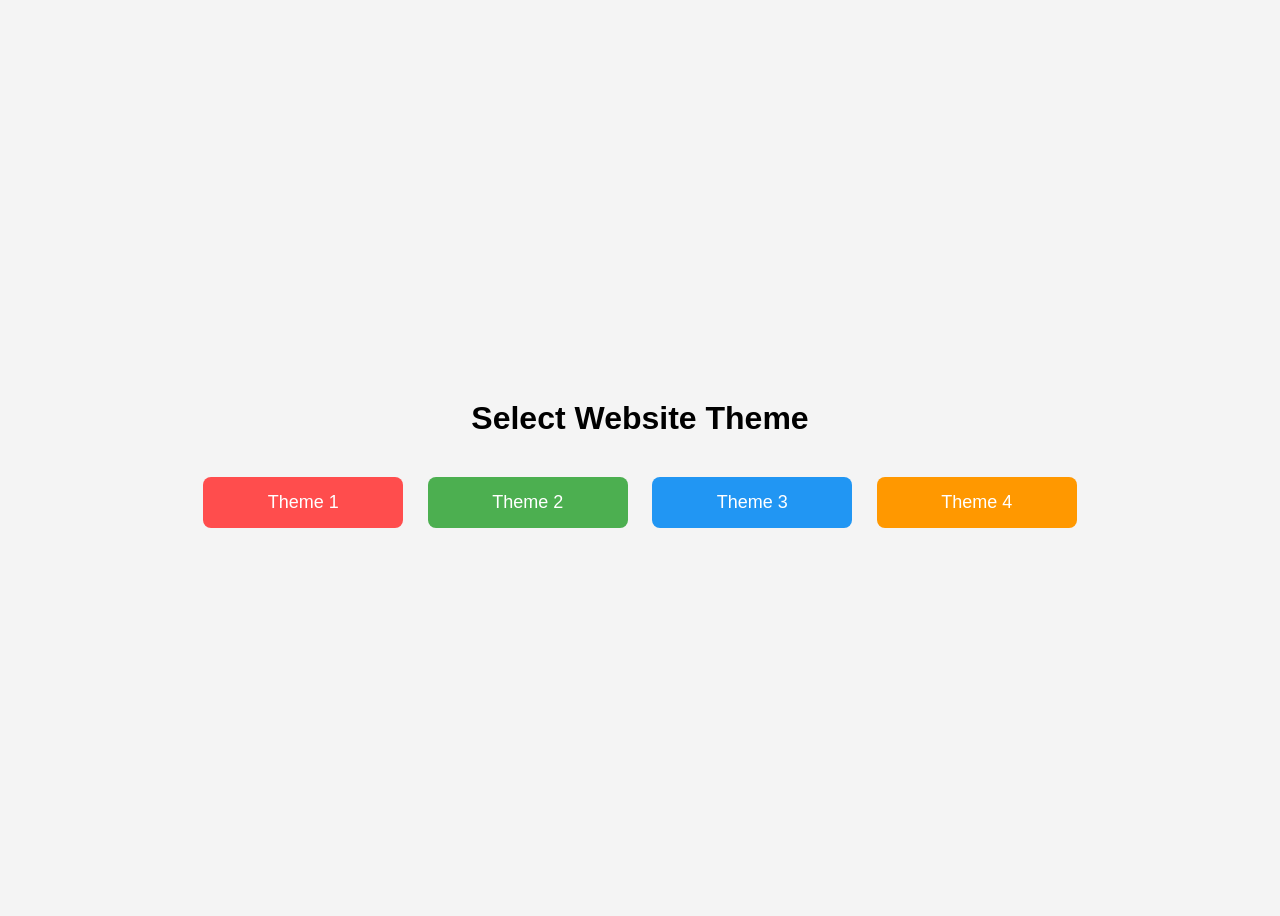
<file: index.html>
<!DOCTYPE html>
<html lang="en">
<head>
<meta charset="UTF-8">
<title>Theme Selector</title>

<style>

body{
    font-family: Arial, sans-serif;
    background:#f4f4f4;
    display:flex;
    justify-content:center;
    align-items:center;
    height:100vh;
}

.container{
    text-align:center;
}

h1{
    margin-bottom:30px;
}

button{
    width:200px;
    padding:15px;
    margin:10px;
    font-size:18px;
    border:none;
    border-radius:8px;
    cursor:pointer;
    transition:0.3s;
}

button:hover{
    transform:scale(1.05);
}

.theme1{background:#ff4d4d;color:white;}
.theme2{background:#4CAF50;color:white;}
.theme3{background:#2196F3;color:white;}
.theme4{background:#ff9800;color:white;}
.theme5{background:#9C27B0;color:white;}

</style>
</head>

<body>

<div class="container">

<h1>Select Website Theme</h1>

<button class="theme1" onclick="goTheme('them1.html')">Theme 1</button>
<button class="theme2" onclick="goTheme('them2.html')">Theme 2</button>
<button class="theme3" onclick="goTheme('final.html')">Theme 3</button>
<button class="theme4" onclick="goTheme('final2.html')">Theme 4</button>


</div>

<script>

function goTheme(page){
    window.location.href = page;
}

</script>

</body>
</html>
</file>
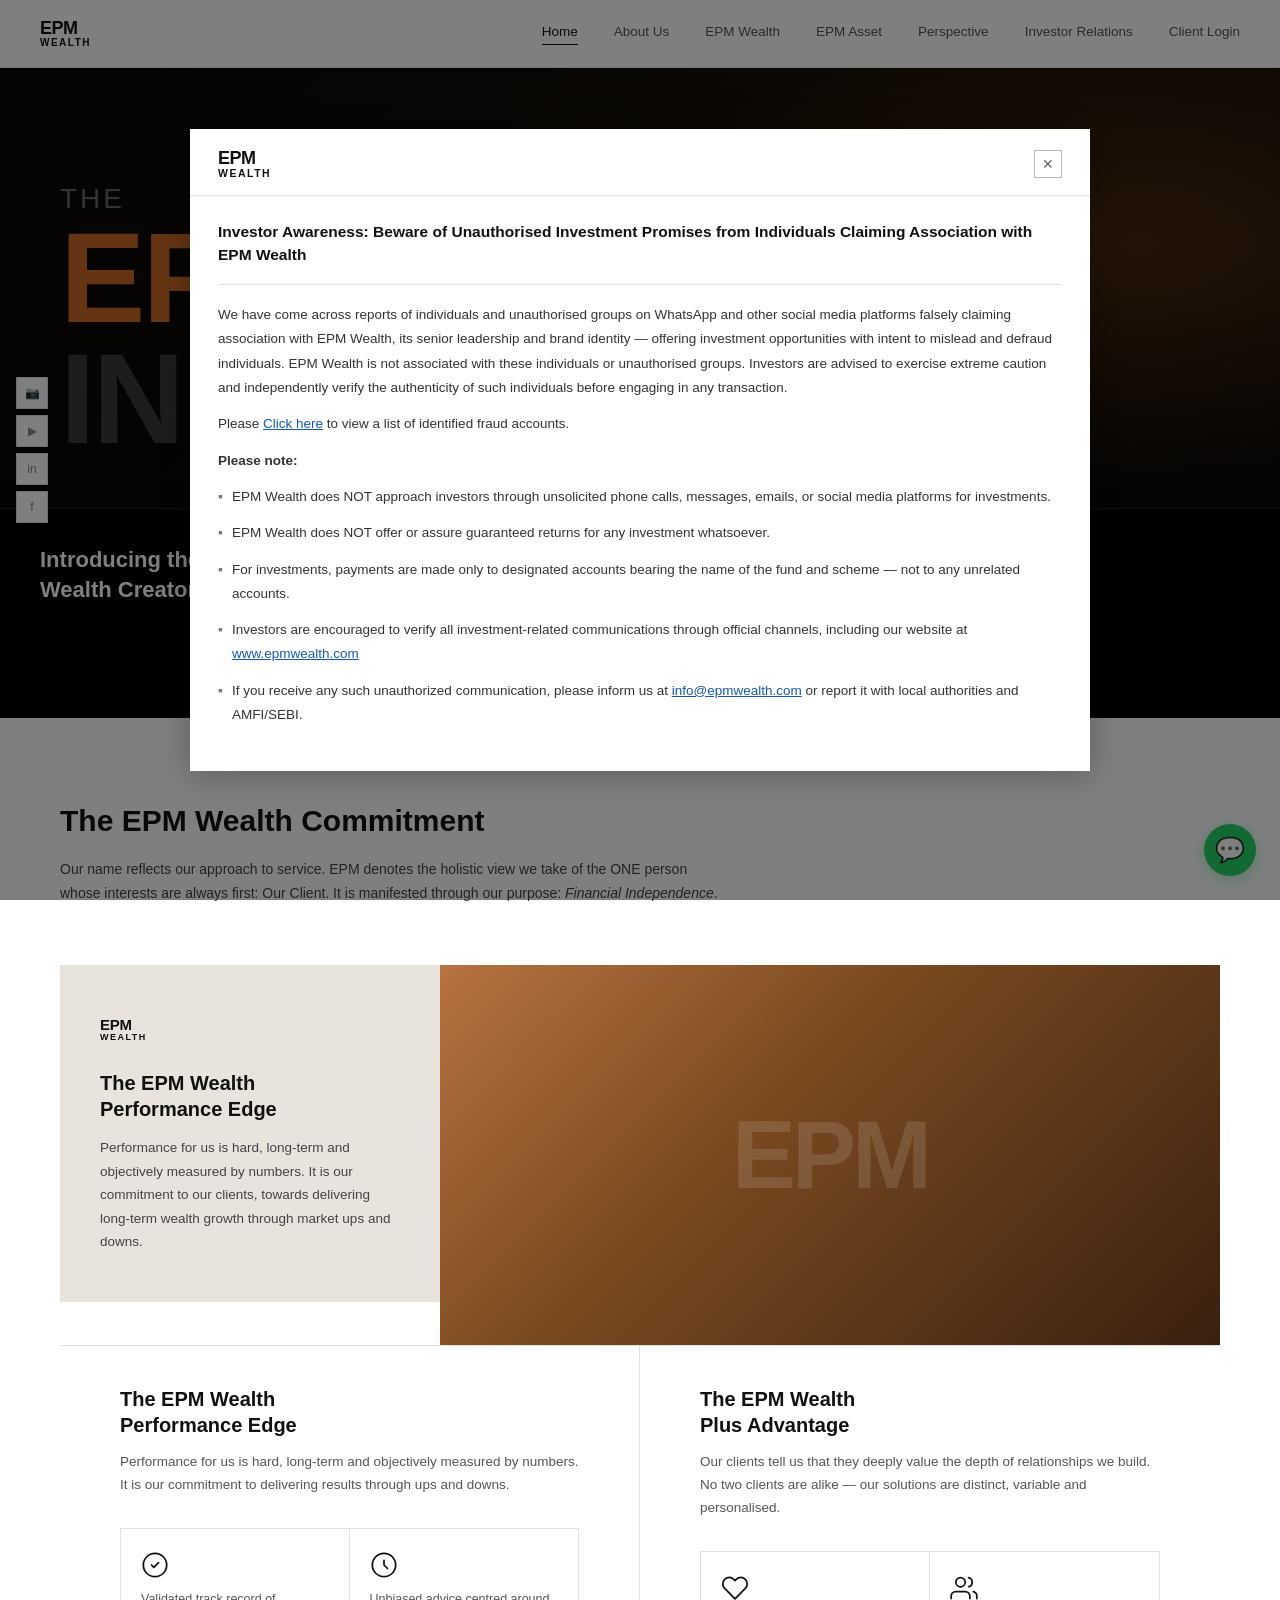
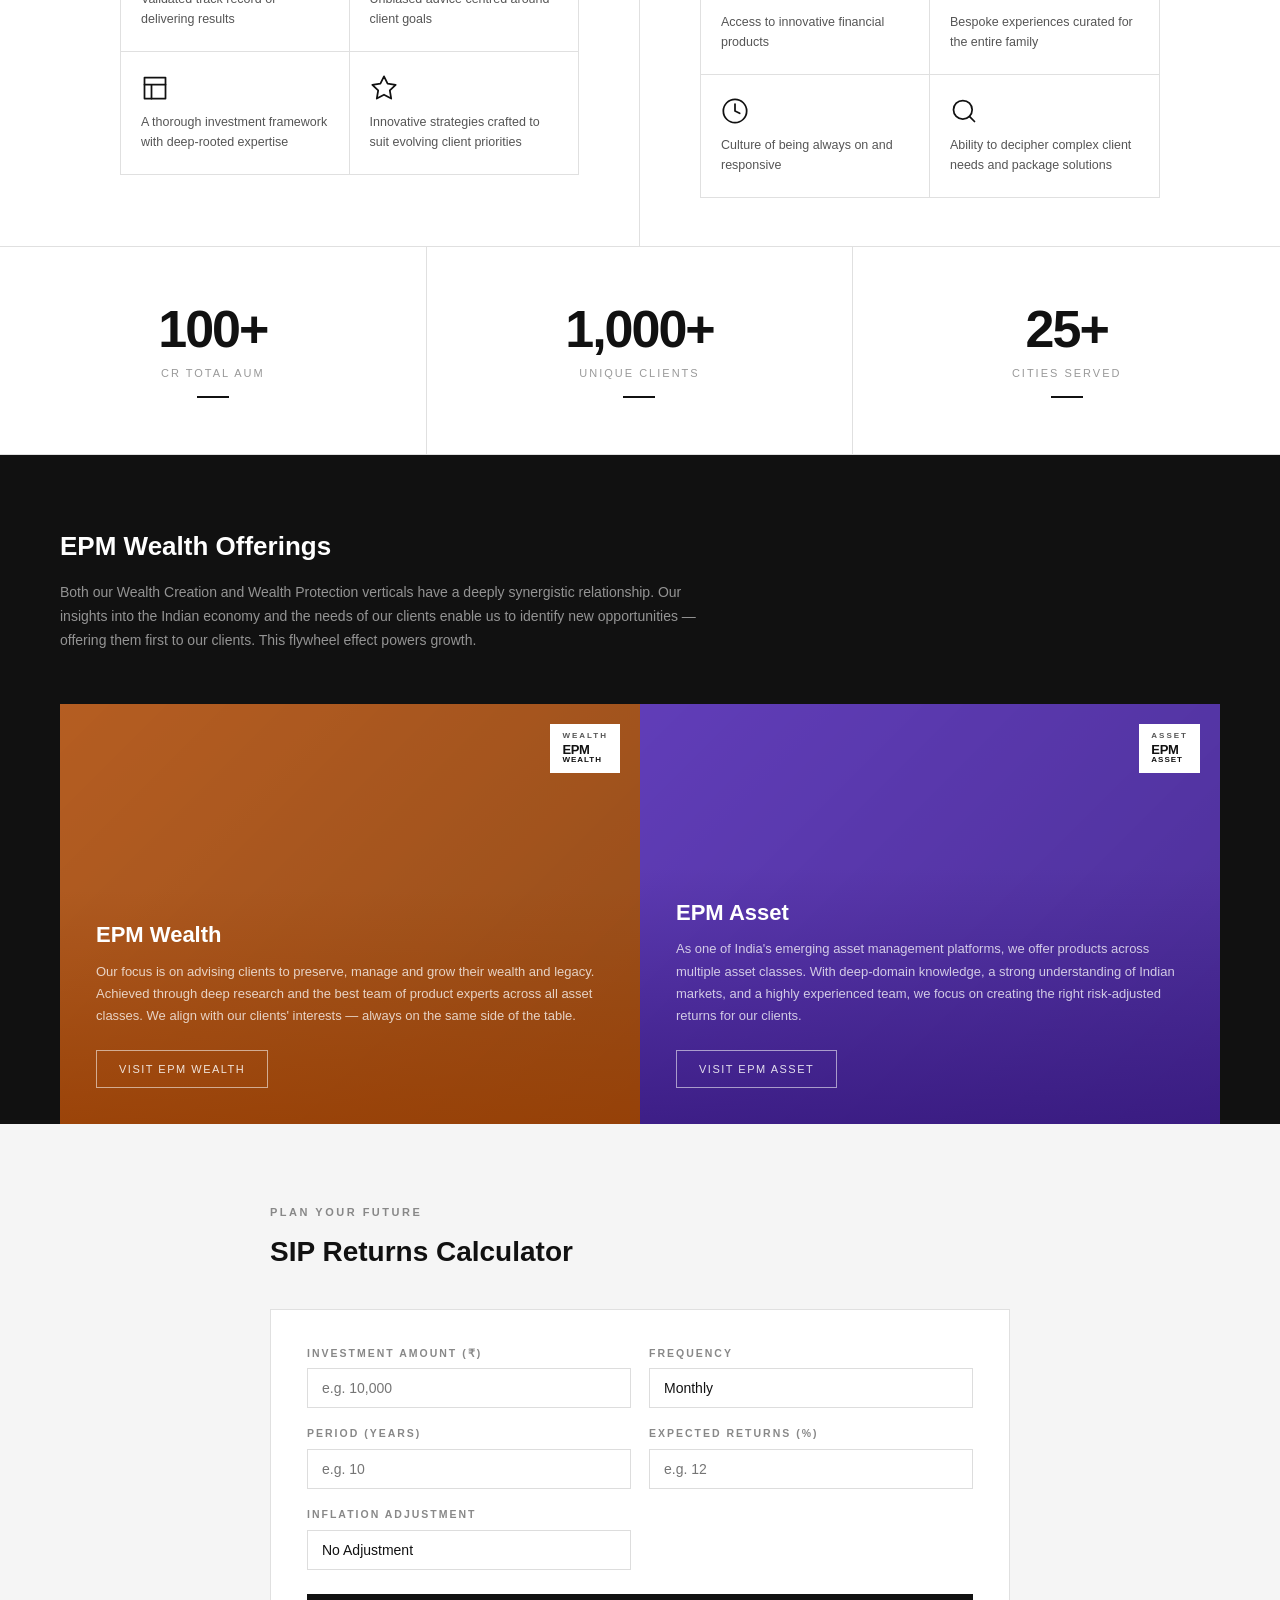
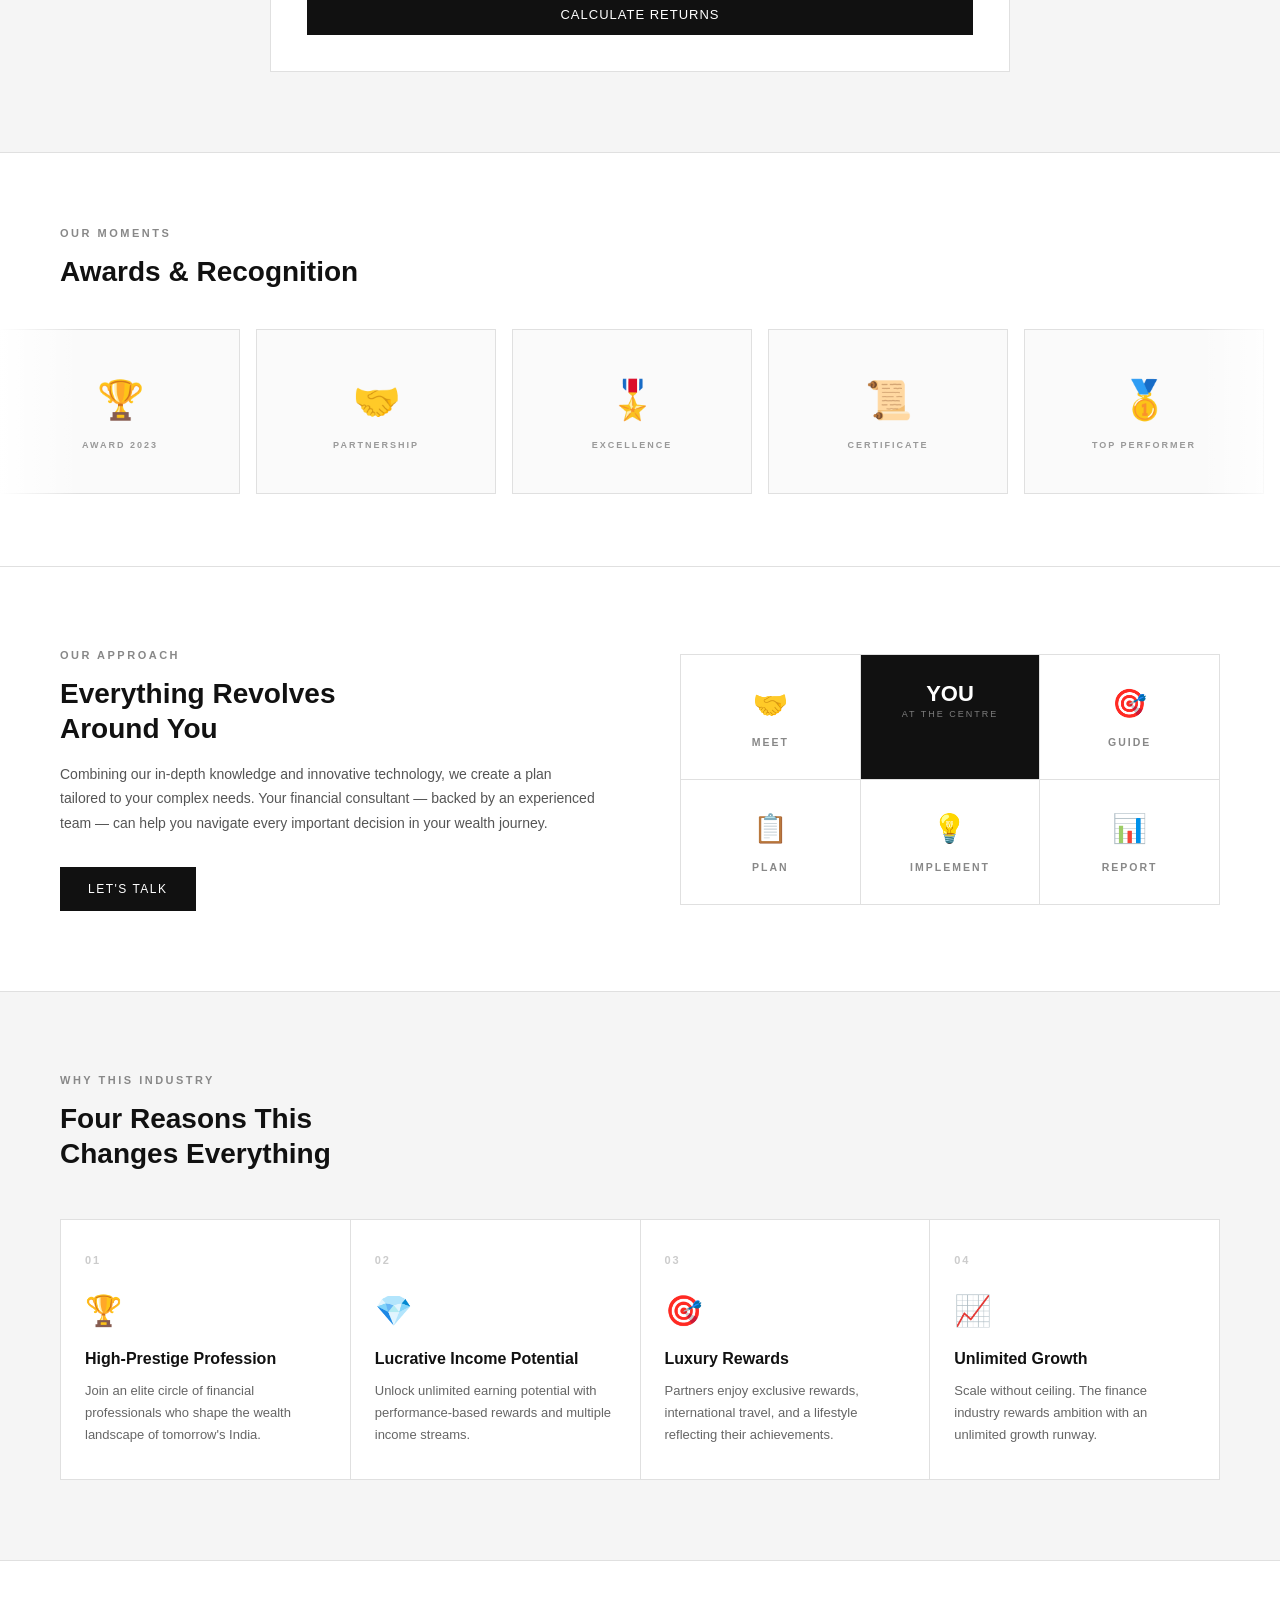
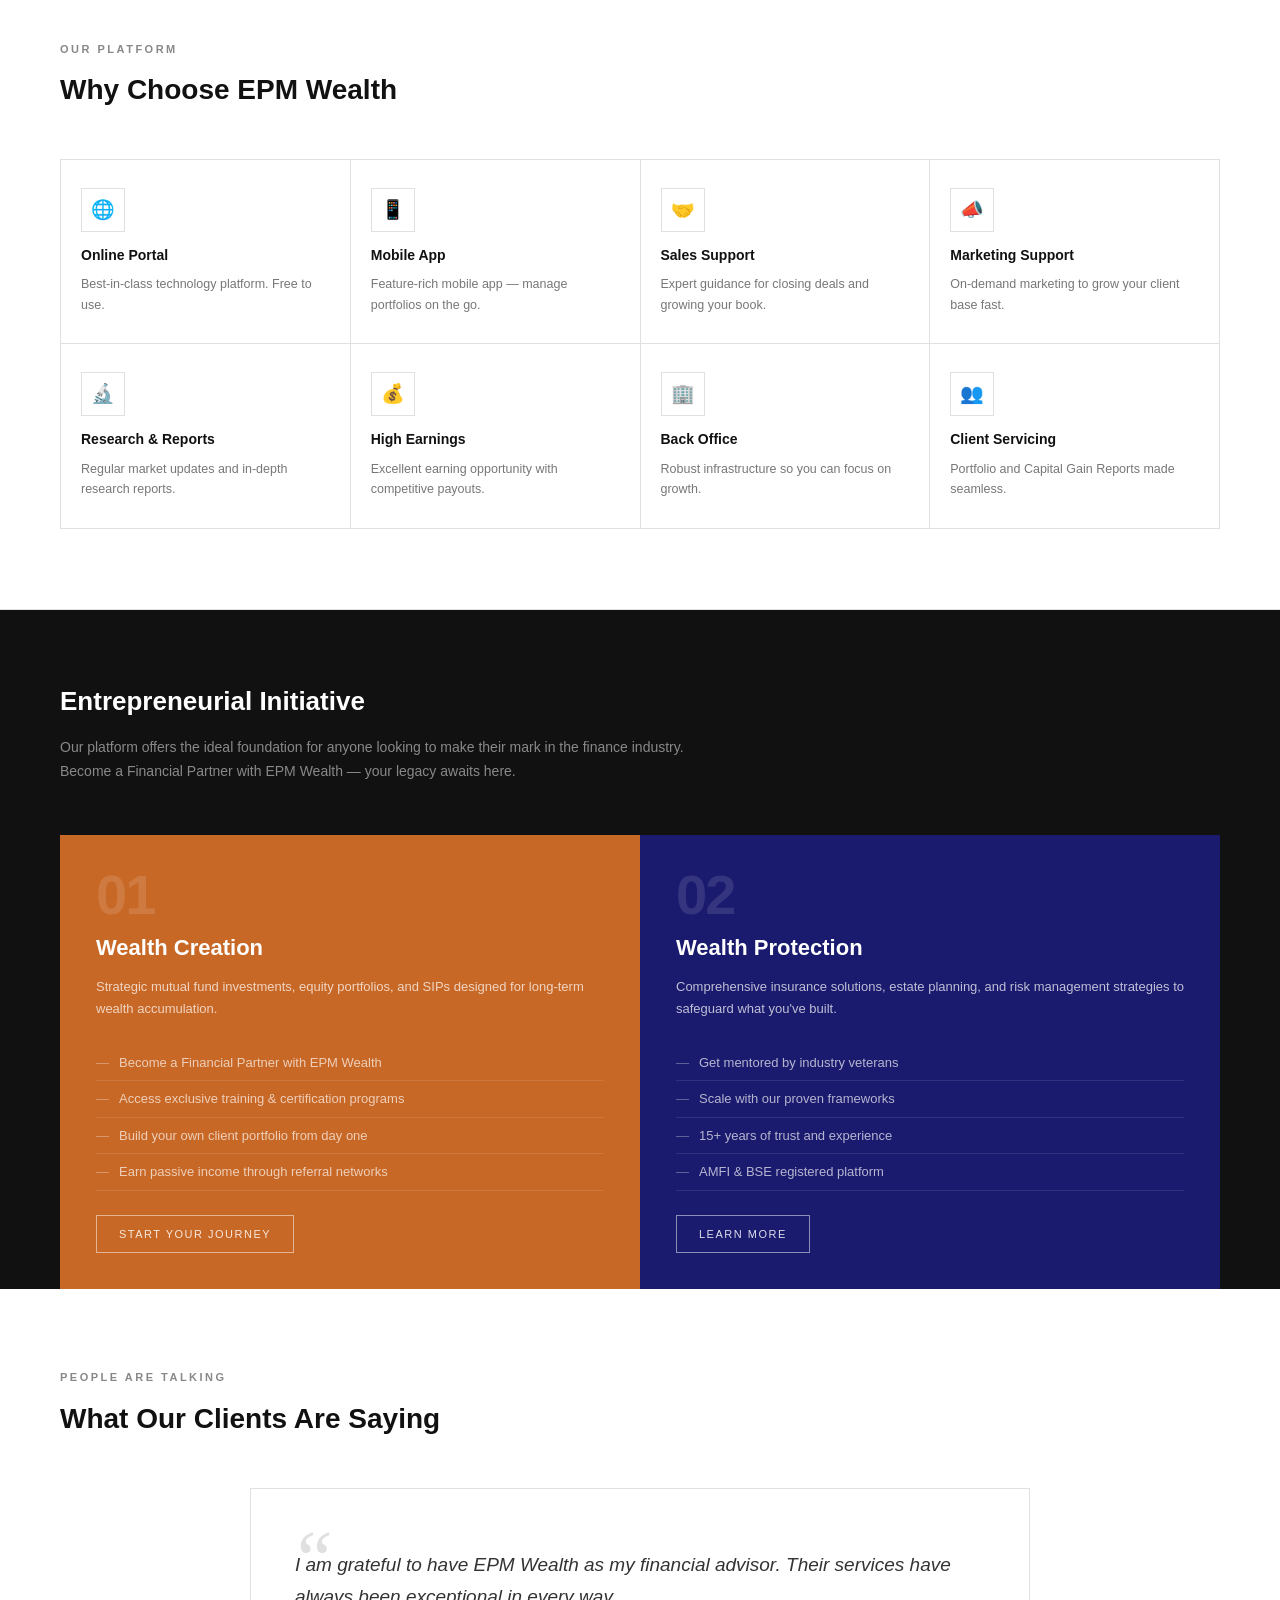
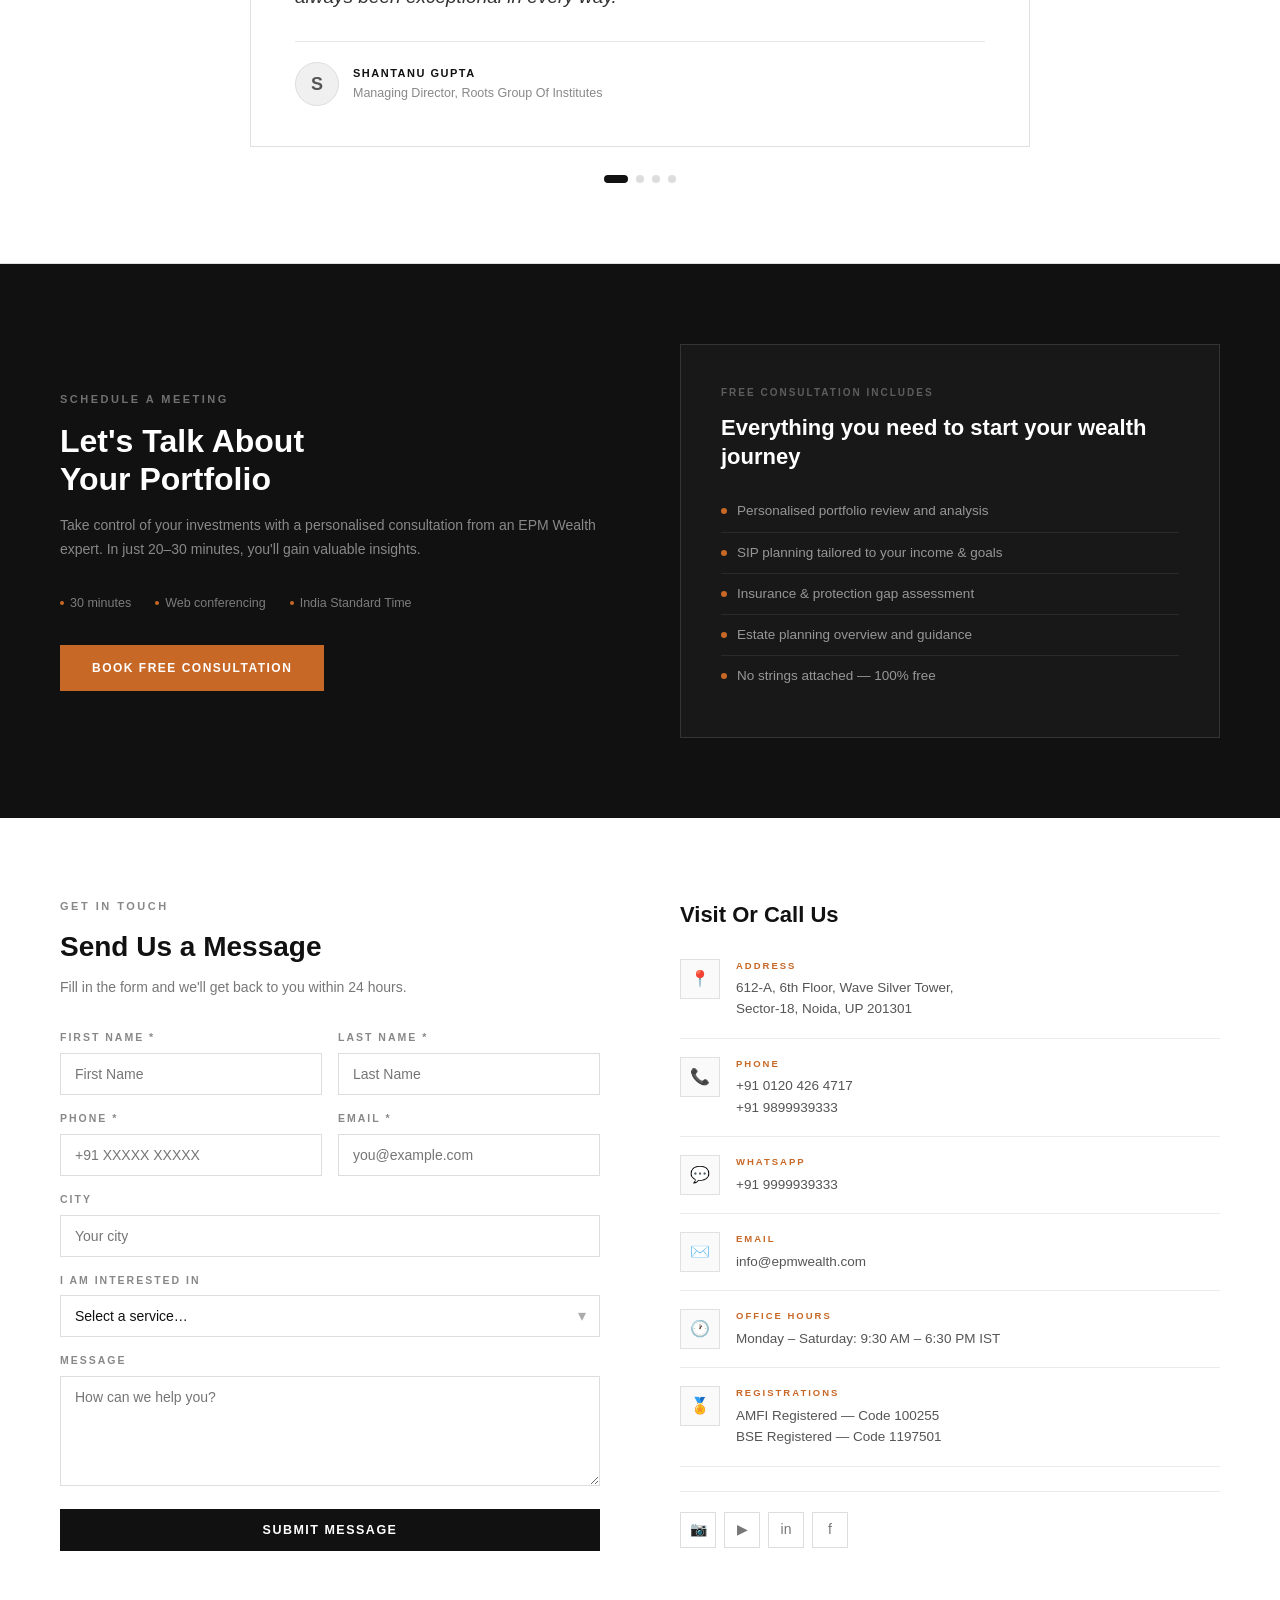
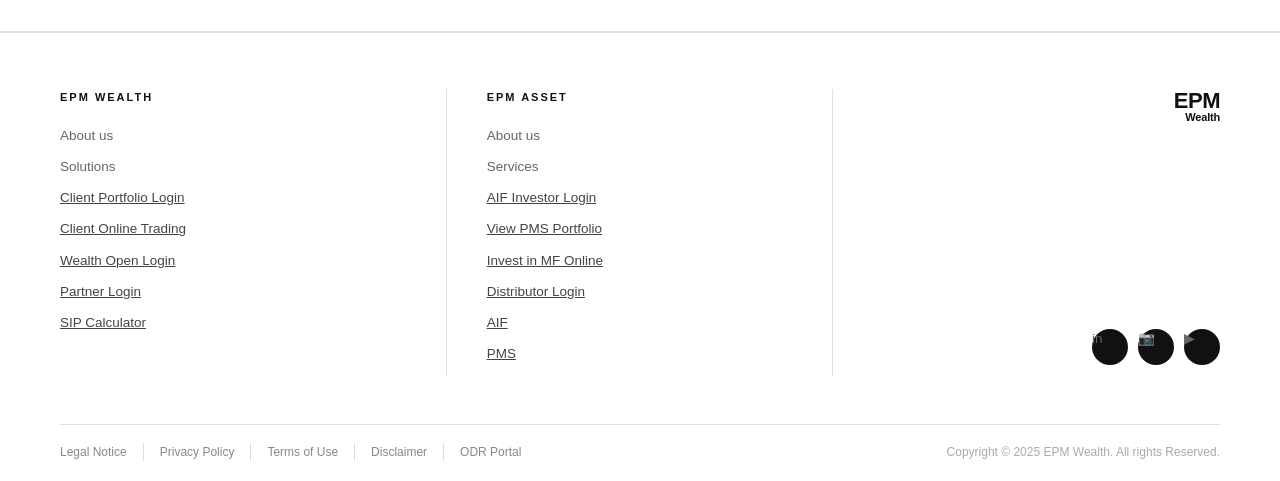
<file: final1.html>
<!DOCTYPE html>
<html lang="en">
<head>
<meta charset="UTF-8"/>
<meta name="viewport" content="width=device-width, initial-scale=1.0"/>
<title>EPM Wealth — Financial Independence</title>
<style>
/* ═══════════════════════════════════════
   RESET & BASE
═══════════════════════════════════════ */
*,*::before,*::after{box-sizing:border-box;margin:0;padding:0;}
html{scroll-behavior:smooth;font-size:16px;}
body{
  font-family:'Helvetica Neue',Helvetica,Arial,sans-serif;
  color:#111;background:#fff;overflow-x:hidden;
  -webkit-font-smoothing:antialiased;
  -moz-osx-font-smoothing:grayscale;
  line-height:1.5;
}
a{text-decoration:none;color:inherit;}
button{cursor:pointer;font-family:inherit;border:none;background:none;}

/* ═══════════════════════════════════════
   INVESTOR AWARENESS POPUP
   (Exact replica of 360 ONE popup from PDF)
═══════════════════════════════════════ */
#pop-overlay{
  position:fixed;inset:0;
  background:rgba(0,0,0,.5);
  z-index:9999;
  display:flex;align-items:center;justify-content:center;
  padding:20px;
}
#pop{
  background:#fff;
  width:100%;max-width:900px;
  max-height:90vh;
  display:flex;flex-direction:column;
  overflow:hidden;
  box-shadow:0 4px 32px rgba(0,0,0,.28);
}
.pop-head{
  display:flex;align-items:center;justify-content:space-between;
  padding:20px 28px 16px;
  border-bottom:1px solid #e0e0e0;
  flex-shrink:0;
}
/* EPM Wealth stacked logo (same style as 360ONE stacked mark) */
.pop-logo{display:flex;flex-direction:column;line-height:1.05;}
.pop-logo-top{font-size:18px;font-weight:900;color:#111;letter-spacing:-.5px;}
.pop-logo-bot{font-size:10.5px;font-weight:800;color:#111;letter-spacing:1.5px;text-transform:uppercase;}
.pop-close{
  width:28px;height:28px;
  border:1.5px solid #bbb;
  display:flex;align-items:center;justify-content:center;
  font-size:14px;color:#666;
  transition:all .18s;flex-shrink:0;
}
.pop-close:hover{border-color:#111;color:#111;background:#f5f5f5;}
.pop-body{
  padding:24px 28px 32px;
  overflow-y:auto;flex:1;
}
.pop-body h2{
  font-size:15.5px;font-weight:700;color:#111;
  line-height:1.5;margin-bottom:18px;
  padding-bottom:18px;border-bottom:1px solid #e0e0e0;
}
.pop-body p{font-size:13.5px;color:#333;line-height:1.8;margin-bottom:12px;}
.pop-body a{color:#1558b0;text-decoration:underline;}
.pop-note{
  font-size:13.5px;color:#333;line-height:1.75;
  padding-left:14px;position:relative;margin-bottom:8px;
}
.pop-note::before{content:'▪';position:absolute;left:0;color:#777;}

/* ═══════════════════════════════════════
   NAV — Exact 360 ONE style
═══════════════════════════════════════ */
nav{
  position:sticky;top:0;z-index:800;
  background:#fff;
  border-bottom:1px solid #e8e8e8;
  height:68px;
  padding:0 40px;
  display:flex;align-items:center;justify-content:space-between;
}
/* Stacked wordmark — same proportion as 360ONE in PDF */
.nav-brand{display:flex;flex-direction:column;line-height:1.05;text-decoration:none;}
.nav-brand-top{font-size:18px;font-weight:900;color:#111;letter-spacing:-.5px;}
.nav-brand-bot{font-size:10px;font-weight:800;color:#111;letter-spacing:1.5px;text-transform:uppercase;}
.nav-links{display:flex;align-items:center;gap:36px;}
.nav-link{
  font-size:13.5px;color:#555;font-weight:400;
  position:relative;padding-bottom:3px;
  transition:color .18s;
  white-space:nowrap;
}
.nav-link::after{
  content:'';position:absolute;bottom:0;left:0;right:0;
  height:1.5px;background:#111;
  transform:scaleX(0);transform-origin:left;
  transition:transform .22s ease;
}
.nav-link.active{color:#111;font-weight:500;}
.nav-link.active::after,.nav-link:hover::after{transform:scaleX(1);}
.nav-link:hover{color:#111;}

/* ═══════════════════════════════════════
   HERO — Exact 360 ONE dark video hero
═══════════════════════════════════════ */
.hero{background:#000;position:relative;overflow:hidden;}

/* Video/media area — big typographic text over dark bg */
.hero-media{
  position:relative;
  min-height:440px;
  display:flex;align-items:flex-end;
  overflow:hidden;
}
/* Dark gradient background mimicking the PDF video */
.hero-bg-layer{
  position:absolute;inset:0;
  background:
    linear-gradient(to bottom, rgba(0,0,0,.15) 0%, rgba(0,0,0,.5) 100%),
    linear-gradient(135deg, #0a0a0a 0%, #1a1209 50%, #0f0f0f 100%);
}
/* Decorative amber/warm light glow — mimics video */
.hero-glow{
  position:absolute;
  right:0;top:0;bottom:0;width:55%;
  background:radial-gradient(ellipse at 80% 40%, rgba(180,90,20,.35) 0%, transparent 65%);
  pointer-events:none;
}
.hero-content{
  position:relative;z-index:2;
  width:100%;
  padding:48px 60px 52px;
}
/* Huge stacked type — "THE / 360ONE / WEALTH" exact from PDF */
.hero-kicker{
  font-size:clamp(18px,2.2vw,28px);
  font-weight:400;
  color:rgba(255,255,255,.38);
  letter-spacing:3px;
  text-transform:uppercase;
  display:block;margin-bottom:0;
}
.hero-title-wrap{
  display:flex;flex-direction:column;
  margin-bottom:0;
}
.hero-title-line1{
  font-size:clamp(60px,10vw,128px);
  font-weight:900;
  line-height:.9;
  letter-spacing:-3px;
  color:rgba(255,255,255,.32);
}
/* Accent color on "EPM" — matches orange of "360ONE" in PDF */
.hero-title-line1 .ht-accent{color:#c86826;}
.hero-title-line2{
  font-size:clamp(60px,10vw,128px);
  font-weight:900;
  line-height:.9;
  letter-spacing:-3px;
  color:rgba(255,255,255,.2);
  margin-top:6px;
}
/* Play button centred — exact PDF */
.hero-play{
  position:absolute;
  top:50%;left:50%;
  transform:translate(-50%,-50%);
  width:54px;height:54px;border-radius:50%;
  border:2px solid rgba(255,255,255,.55);
  display:flex;align-items:center;justify-content:center;
  z-index:5;transition:border-color .2s;
}
.hero-play:hover{border-color:#fff;}
.hero-play-tri{
  width:0;height:0;
  border-top:11px solid transparent;
  border-bottom:11px solid transparent;
  border-left:18px solid rgba(255,255,255,.72);
  margin-left:5px;
}

/* Bottom split bar — exact from PDF */
.hero-bar{
  border-top:1px solid rgba(255,255,255,.1);
  display:grid;grid-template-columns:1fr 1fr;
  background:#000;
}
.hero-bar-left{
  padding:36px 40px 40px;
  border-right:1px solid rgba(255,255,255,.1);
}
.hero-bar-left h2{
  font-size:22px;font-weight:700;color:#fff;
  line-height:1.35;
}
.hero-bar-right{
  padding:36px 40px 40px;
  display:flex;flex-direction:column;justify-content:space-between;
  gap:20px;
}
.hero-bar-desc{
  font-size:14px;color:rgba(255,255,255,.65);
  line-height:1.7;max-width:420px;
}
.hero-bar-desc b{color:#fff;font-weight:700;}
.hero-cta-btn{
  display:inline-block;
  border:1.5px solid rgba(255,255,255,.5);
  color:rgba(255,255,255,.82);
  font-size:11.5px;font-weight:500;
  letter-spacing:1.5px;text-transform:uppercase;
  padding:11px 24px;
  width:fit-content;
  transition:all .2s;
}
.hero-cta-btn:hover{border-color:#fff;color:#fff;}

/* ═══════════════════════════════════════
   COMMITMENT SECTION
   (Exact layout from PDF page 1 bottom)
═══════════════════════════════════════ */
.commitment{
  padding:80px 60px 0;
  background:#fff;
}
.commit-h1{font-size:30px;font-weight:700;color:#111;margin-bottom:14px;}
.commit-intro{
  font-size:14px;color:#444;line-height:1.72;
  max-width:660px;margin-bottom:60px;
}
.commit-intro a{color:#444;}

/* Two columns: left card + right image */
.commit-two{
  display:grid;grid-template-columns:380px 1fr;
  gap:0;align-items:start;
  min-height:380px;
  position:relative;
}
/* Left: grey card with logo and text */
.commit-card{
  background:#e8e3dd;
  padding:52px 40px 48px;
  position:relative;
  z-index:2;
}
/* Small stacked logo inside card */
.commit-card-logo{
  display:flex;flex-direction:column;line-height:1.05;
  margin-bottom:28px;
}
.ccl-top{font-size:15px;font-weight:900;color:#111;letter-spacing:-.3px;}
.ccl-bot{font-size:9px;font-weight:800;color:#111;letter-spacing:1.5px;text-transform:uppercase;}
.commit-card h3{font-size:20px;font-weight:700;color:#111;margin-bottom:14px;line-height:1.3;}
.commit-card p{font-size:13.5px;color:#444;line-height:1.75;}

/* Right: image area */
.commit-img{
  position:relative;overflow:hidden;
  background:linear-gradient(135deg,#b87340 0%,#7a4a20 40%,#3a2010 100%);
  min-height:380px;
}
.commit-img-inner{
  width:100%;height:100%;min-height:380px;
  display:flex;align-items:center;justify-content:center;
  color:rgba(255,255,255,.12);
  font-size:96px;font-weight:900;
  letter-spacing:-4px;
  user-select:none;
}

/* Performance + Plus Advantage icon grids */
.commit-icons{
  display:grid;grid-template-columns:1fr 1fr;
  border-top:1px solid #e0e0e0;
  margin-top:0;
}
.commit-icon-col{
  padding:40px 60px 48px;
  border-right:1px solid #e0e0e0;
}
.commit-icon-col:last-child{border-right:none;}
.commit-icon-col h4{font-size:20px;font-weight:700;color:#111;margin-bottom:12px;line-height:1.3;}
.commit-icon-col > p{font-size:13.5px;color:#555;line-height:1.72;margin-bottom:32px;}

/* 2×2 icon grid inside each col */
.icon-grid{
  display:grid;grid-template-columns:1fr 1fr;
  gap:0;
  border:1px solid #e0e0e0;
}
.icon-cell{
  padding:22px 20px;
  border-right:1px solid #e0e0e0;
  border-bottom:1px solid #e0e0e0;
  display:flex;flex-direction:column;gap:10px;
  transition:background .18s;
}
.icon-cell:nth-child(2n){border-right:none;}
.icon-cell:nth-child(3),.icon-cell:nth-child(4){border-bottom:none;}
.icon-cell:hover{background:#fafafa;}
/* SVG icon */
.ic-svg{width:28px;height:28px;flex-shrink:0;}
.ic-svg svg{width:28px;height:28px;stroke:#111;fill:none;stroke-width:1.5;stroke-linecap:round;stroke-linejoin:round;}
.icon-cell p{font-size:12.5px;color:#555;line-height:1.6;}

/* ═══════════════════════════════════════
   OFFERINGS SECTION — Dark bg, exact PDF
═══════════════════════════════════════ */
.offerings{
  background:#111;
  padding:72px 60px 0;
  position:relative;overflow:hidden;
}
.offerings h2{font-size:26px;font-weight:700;color:#fff;margin-bottom:14px;}
.offerings-intro{font-size:14px;color:rgba(255,255,255,.55);line-height:1.72;max-width:640px;margin-bottom:52px;}

/* Two cards side by side — exact from PDF */
.offer-cards{display:grid;grid-template-columns:1fr 1fr;gap:0;position:relative;}

/* Wealth card */
.offer-card{position:relative;overflow:hidden;min-height:420px;display:flex;flex-direction:column;justify-content:flex-end;}
.offer-card.wealth{background:#c86826;}
.offer-card.asset{background:#6b44cc;}

/* Full-width photo inside card */
.offer-photo{
  position:absolute;top:0;right:0;bottom:0;left:0;
  overflow:hidden;
}
.offer-photo-inner{
  width:100%;height:100%;
  background:rgba(0,0,0,.12);
  display:flex;align-items:center;justify-content:center;
}
/* Blurred person image placeholder */
.offer-photo-person{
  width:100%;height:100%;
  background-size:cover;background-position:center;
  filter:blur(0px);
  opacity:.35;
}
.offer-photo.wealth .offer-photo-person{
  background:linear-gradient(135deg,rgba(200,104,38,.6) 0%,rgba(80,40,10,.8) 100%);
}
.offer-photo.asset .offer-photo-person{
  background:linear-gradient(135deg,rgba(107,68,204,.6) 0%,rgba(30,15,80,.8) 100%);
}

/* Card logo badge top-right — exact from PDF */
.offer-badge{
  position:absolute;top:20px;right:20px;
  background:#fff;
  padding:8px 12px;
  display:flex;flex-direction:column;line-height:1.05;
  z-index:3;
}
.ob-label{font-size:8px;font-weight:700;letter-spacing:2px;text-transform:uppercase;color:#555;}
.ob-logo{display:flex;flex-direction:column;line-height:1.05;margin-top:2px;}
.ob-logo-top{font-size:13px;font-weight:900;color:#111;letter-spacing:-.3px;}
.ob-logo-bot{font-size:8px;font-weight:800;color:#111;letter-spacing:1px;text-transform:uppercase;}

/* Card text content */
.offer-content{
  position:relative;z-index:2;
  padding:32px 36px 36px;
  background:linear-gradient(to top, rgba(0,0,0,.55) 0%, transparent 100%);
}
.offer-content.wealth{background:linear-gradient(to top,rgba(150,60,0,.7) 0%,transparent 100%);}
.offer-content.asset{background:linear-gradient(to top,rgba(50,20,120,.7) 0%,transparent 100%);}
.offer-content h3{font-size:22px;font-weight:700;color:#fff;margin-bottom:12px;line-height:1.25;}
.offer-content p{font-size:13px;color:rgba(255,255,255,.75);line-height:1.72;margin-bottom:22px;}
.offer-btn{
  display:inline-block;
  border:1.5px solid rgba(255,255,255,.55);
  color:rgba(255,255,255,.85);
  font-size:11px;font-weight:500;letter-spacing:1.5px;text-transform:uppercase;
  padding:10px 22px;
  transition:all .2s;
}
.offer-btn:hover{border-color:#fff;color:#fff;background:rgba(255,255,255,.08);}

/* ═══════════════════════════════════════
   STATS BAND (EPM specific)
═══════════════════════════════════════ */
.stats-band{
  display:grid;grid-template-columns:repeat(3,1fr);
  border-top:1px solid #e0e0e0;
  border-bottom:1px solid #e0e0e0;
}
.stat-item{
  padding:56px 40px;text-align:center;
  border-right:1px solid #e0e0e0;
  transition:background .18s;
}
.stat-item:last-child{border-right:none;}
.stat-item:hover{background:#fafafa;}
.stat-num{font-size:52px;font-weight:900;color:#111;line-height:1;letter-spacing:-2px;margin-bottom:10px;}
.stat-label{font-size:11px;font-weight:500;letter-spacing:2px;text-transform:uppercase;color:#999;}
.stat-bar{width:32px;height:2px;background:#111;margin:14px auto 0;}

/* ═══════════════════════════════════════
   SIP CALCULATOR (EPM specific section)
═══════════════════════════════════════ */
.sip-section{
  padding:80px 60px;
  background:#f5f5f5;
  border-bottom:1px solid #e0e0e0;
}
.sip-inner{max-width:740px;margin:0 auto;}
.sip-tag{font-size:11px;font-weight:600;letter-spacing:2.5px;text-transform:uppercase;color:#888;margin-bottom:10px;}
.sip-h{font-size:28px;font-weight:700;color:#111;margin-bottom:36px;}
.sip-form{background:#fff;padding:36px;border:1px solid #e0e0e0;}
.sip-grid{display:grid;grid-template-columns:1fr 1fr;gap:18px;margin-bottom:24px;}
.sip-field label{display:block;font-size:10.5px;font-weight:600;letter-spacing:2px;text-transform:uppercase;color:#888;margin-bottom:7px;}
.sip-field input,
.sip-field select{
  width:100%;padding:11px 14px;
  border:1.5px solid #ddd;
  font-size:14px;color:#111;
  font-family:inherit;outline:none;
  transition:border-color .18s;
  background:#fff;appearance:none;
}
.sip-field input:focus,
.sip-field select:focus{border-color:#111;}
.sip-btn{
  display:block;width:100%;
  padding:13px 24px;
  background:#111;color:#fff;
  font-size:13px;font-weight:500;letter-spacing:1px;
  text-transform:uppercase;
  text-align:center;
  border:none;cursor:pointer;
  transition:background .2s;
}
.sip-btn:hover{background:#c86826;}
.sip-result{
  display:none;margin-top:24px;
  display:none;
  background:#111;padding:28px 24px;
}
.sip-result.show{display:grid;grid-template-columns:repeat(3,1fr);gap:1px;background:#333;}
.sip-r-cell{background:#111;padding:20px 16px;text-align:center;}
.sip-r-num{font-size:26px;font-weight:700;color:#fff;margin-bottom:6px;}
.sip-r-label{font-size:10px;font-weight:500;letter-spacing:2px;text-transform:uppercase;color:rgba(255,255,255,.45);}

/* ═══════════════════════════════════════
   GALLERY / AWARDS SECTION
═══════════════════════════════════════ */
.gallery-section{
  padding:72px 0;
  overflow:hidden;
  border-bottom:1px solid #e0e0e0;
}
.gallery-hd{padding:0 60px 36px;}
.gallery-tag{font-size:11px;font-weight:600;letter-spacing:2.5px;text-transform:uppercase;color:#888;margin-bottom:10px;}
.gallery-h{font-size:28px;font-weight:700;color:#111;}
.gallery-track-outer{overflow:hidden;position:relative;}
.gallery-track-outer::before,
.gallery-track-outer::after{
  content:'';position:absolute;top:0;bottom:0;width:80px;z-index:4;pointer-events:none;
}
.gallery-track-outer::before{left:0;background:linear-gradient(to right,#fff,transparent);}
.gallery-track-outer::after{right:0;background:linear-gradient(to left,#fff,transparent);}
.gallery-track{display:flex;gap:16px;width:max-content;animation:gScroll 28s linear infinite;}
.gallery-track:hover{animation-play-state:paused;}
@keyframes gScroll{0%{transform:translateX(0);}100%{transform:translateX(-50%);}}
.gallery-item{
  flex-shrink:0;width:240px;height:165px;
  border:1px solid #e0e0e0;background:#fafafa;
  display:flex;flex-direction:column;align-items:center;justify-content:center;gap:10px;
  transition:box-shadow .2s;
}
.gallery-item:hover{box-shadow:0 4px 16px rgba(0,0,0,.1);}
.gallery-item span{font-size:38px;}
.gallery-item p{font-size:9px;font-weight:600;letter-spacing:2px;text-transform:uppercase;color:#999;}

/* ═══════════════════════════════════════
   APPROACH / PROCESS SECTION
═══════════════════════════════════════ */
.process-section{
  padding:80px 60px;
  display:grid;grid-template-columns:1fr 1fr;
  gap:80px;align-items:center;
  border-bottom:1px solid #e0e0e0;
}
.process-left{}
.process-tag{font-size:11px;font-weight:600;letter-spacing:2.5px;text-transform:uppercase;color:#888;margin-bottom:12px;}
.process-h{font-size:28px;font-weight:700;color:#111;margin-bottom:16px;line-height:1.25;}
.process-p{font-size:14px;color:#555;line-height:1.75;margin-bottom:32px;}
.process-cta{
  display:inline-block;
  background:#111;color:#fff;
  font-size:12px;font-weight:500;letter-spacing:1.5px;text-transform:uppercase;
  padding:13px 28px;
  transition:background .2s;
}
.process-cta:hover{background:#c86826;}
/* Right: grid of process nodes */
.process-right{}
.process-grid{
  display:grid;grid-template-columns:repeat(3,1fr);
  gap:1px;background:#e0e0e0;
  border:1px solid #e0e0e0;
}
.p-cell{
  background:#fff;padding:28px 16px;
  text-align:center;
  transition:background .18s;
}
.p-cell:hover{background:#fafafa;}
.p-cell.you{background:#111;color:#fff;}
.p-cell-icon{font-size:28px;margin-bottom:10px;}
.p-cell-label{font-size:10.5px;font-weight:600;letter-spacing:2px;text-transform:uppercase;color:#888;}
.p-cell.you .p-cell-label{color:rgba(255,255,255,.6);}
.p-cell-main{font-size:22px;font-weight:700;color:#fff;line-height:1;}
.p-cell-sub{font-size:9px;letter-spacing:2px;text-transform:uppercase;color:rgba(255,255,255,.45);margin-top:3px;}

/* ═══════════════════════════════════════
   WHY SECTION — 4 columns cards
═══════════════════════════════════════ */
.why-section{
  padding:80px 60px;
  background:#f5f5f5;
  border-bottom:1px solid #e0e0e0;
}
.why-tag{font-size:11px;font-weight:600;letter-spacing:2.5px;text-transform:uppercase;color:#888;margin-bottom:12px;}
.why-h{font-size:28px;font-weight:700;color:#111;margin-bottom:48px;line-height:1.25;}
.why-grid{display:grid;grid-template-columns:repeat(4,1fr);gap:1px;background:#e0e0e0;border:1px solid #e0e0e0;}
.why-card{
  background:#fff;padding:32px 24px;
  transition:background .18s;
}
.why-card:hover{background:#fafafa;}
.why-num{font-size:11px;font-weight:600;letter-spacing:2px;text-transform:uppercase;color:#ccc;margin-bottom:20px;}
.why-icon{font-size:30px;margin-bottom:16px;}
.why-title{font-size:16px;font-weight:700;color:#111;margin-bottom:10px;line-height:1.3;}
.why-desc{font-size:13px;color:#666;line-height:1.7;}

/* ═══════════════════════════════════════
   SERVICES SECTION — 4×2 grid
═══════════════════════════════════════ */
.services-section{
  padding:80px 60px;
  border-bottom:1px solid #e0e0e0;
}
.svc-tag{font-size:11px;font-weight:600;letter-spacing:2.5px;text-transform:uppercase;color:#888;margin-bottom:12px;}
.svc-h{font-size:28px;font-weight:700;color:#111;margin-bottom:48px;}
.svc-grid{display:grid;grid-template-columns:repeat(4,1fr);gap:1px;background:#e0e0e0;border:1px solid #e0e0e0;}
.svc-card{
  background:#fff;padding:28px 20px;
  transition:background .18s;
  display:flex;flex-direction:column;gap:10px;
}
.svc-card:hover{background:#fafafa;}
.svc-icon{
  width:44px;height:44px;
  border:1.5px solid #e0e0e0;
  display:flex;align-items:center;justify-content:center;
  font-size:19px;background:#fff;
  margin-bottom:4px;
}
.svc-title{font-size:14px;font-weight:700;color:#111;line-height:1.3;}
.svc-desc{font-size:12.5px;color:#777;line-height:1.65;}

/* ═══════════════════════════════════════
   ENTREPRENEURIAL — 2-column (exact PDF Offerings layout)
═══════════════════════════════════════ */
.entre-section{
  background:#111;
  padding:72px 60px 0;
  position:relative;overflow:hidden;
}
.entre-h{font-size:26px;font-weight:700;color:#fff;margin-bottom:14px;}
.entre-intro{font-size:14px;color:rgba(255,255,255,.5);line-height:1.72;max-width:640px;margin-bottom:52px;}
.entre-cards{display:grid;grid-template-columns:1fr 1fr;gap:0;}

.e-card{position:relative;overflow:hidden;min-height:400px;display:flex;flex-direction:column;justify-content:flex-end;}
.e-card.creation{background:#c86826;}
.e-card.protection{background:#1a1a6e;}

.e-card-content{
  position:relative;z-index:2;
  padding:32px 36px 36px;
}
.e-card-num{font-size:56px;font-weight:900;color:rgba(255,255,255,.12);line-height:1;margin-bottom:8px;letter-spacing:-2px;}
.e-card-title{font-size:22px;font-weight:700;color:#fff;margin-bottom:12px;}
.e-card-text{font-size:13px;color:rgba(255,255,255,.72);line-height:1.72;margin-bottom:24px;}
.e-card-list{list-style:none;margin-bottom:24px;}
.e-card-list li{font-size:13px;color:rgba(255,255,255,.68);line-height:1.65;padding:7px 0;border-bottom:1px solid rgba(255,255,255,.1);display:flex;align-items:flex-start;gap:10px;}
.e-card-list li::before{content:'—';color:rgba(255,255,255,.35);flex-shrink:0;}
.e-card-btn{
  display:inline-block;
  border:1.5px solid rgba(255,255,255,.5);
  color:rgba(255,255,255,.85);
  font-size:11px;font-weight:500;letter-spacing:1.5px;text-transform:uppercase;
  padding:10px 22px;
  transition:all .2s;
  text-decoration:none;
}
.e-card-btn:hover{border-color:#fff;color:#fff;}

/* ═══════════════════════════════════════
   TESTIMONIALS
═══════════════════════════════════════ */
.testi-section{
  padding:80px 60px;
  border-bottom:1px solid #e0e0e0;
}
.testi-tag{font-size:11px;font-weight:600;letter-spacing:2.5px;text-transform:uppercase;color:#888;margin-bottom:12px;}
.testi-h{font-size:28px;font-weight:700;color:#111;margin-bottom:48px;}
.testi-slider{overflow:hidden;max-width:780px;margin:0 auto;}
.testi-track{display:flex;transition:transform .5s ease;}
.testi-slide{flex:0 0 100%;}
.testi-card{
  border:1px solid #e0e0e0;
  padding:40px 44px;
  background:#fff;
}
.testi-quote{
  font-size:19px;color:#333;line-height:1.7;
  font-style:italic;
  margin-bottom:28px;
  padding-top:20px;
  position:relative;
}
.testi-quote::before{
  content:'\201C';
  font-size:80px;color:#e0e0e0;
  position:absolute;top:-10px;left:-6px;line-height:1;
  font-family:Georgia,serif;
}
.testi-author{
  display:flex;align-items:center;gap:14px;
  padding-top:20px;border-top:1px solid #e8e8e8;
}
.testi-av{
  width:44px;height:44px;border-radius:50%;
  background:#f0f0f0;border:1.5px solid #ddd;
  display:flex;align-items:center;justify-content:center;
  font-size:18px;font-weight:700;color:#555;flex-shrink:0;
}
.testi-name{font-size:11px;font-weight:700;letter-spacing:1.5px;text-transform:uppercase;color:#111;}
.testi-role{font-size:12.5px;color:#888;margin-top:2px;}
.testi-dots{display:flex;justify-content:center;gap:8px;margin-top:28px;}
.testi-dot{
  width:8px;height:8px;border-radius:50%;
  background:#ddd;border:none;cursor:pointer;
  transition:all .2s;
}
.testi-dot.active{width:24px;border-radius:4px;background:#111;}

/* ═══════════════════════════════════════
   CTA BAND
═══════════════════════════════════════ */
.cta-band{
  background:#111;
  padding:80px 60px;
  display:grid;grid-template-columns:1fr 1fr;
  gap:80px;align-items:center;
}
.cta-left{}
.cta-tag{font-size:11px;font-weight:600;letter-spacing:2.5px;text-transform:uppercase;color:rgba(255,255,255,.4);margin-bottom:14px;}
.cta-h{font-size:32px;font-weight:700;color:#fff;line-height:1.2;margin-bottom:16px;}
.cta-sub{font-size:14px;color:rgba(255,255,255,.5);line-height:1.7;margin-bottom:32px;}
.cta-metas{display:flex;gap:24px;flex-wrap:wrap;margin-bottom:32px;}
.cta-meta-item{font-size:12.5px;color:rgba(255,255,255,.45);display:flex;align-items:center;gap:6px;}
.cta-meta-dot{width:4px;height:4px;border-radius:50%;background:#c86826;flex-shrink:0;}
.cta-btn{
  display:inline-block;
  background:#c86826;color:#fff;
  font-size:12px;font-weight:600;letter-spacing:1.5px;text-transform:uppercase;
  padding:14px 32px;
  border:none;cursor:pointer;
  transition:background .2s;
}
.cta-btn:hover{background:#a85520;}
.cta-right{
  border:1px solid rgba(255,255,255,.12);
  padding:40px;
  background:rgba(255,255,255,.03);
}
.cta-right-label{font-size:10px;font-weight:600;letter-spacing:2px;text-transform:uppercase;color:rgba(255,255,255,.3);margin-bottom:14px;}
.cta-right-h{font-size:22px;font-weight:700;color:#fff;margin-bottom:20px;line-height:1.3;}
.cta-right-points{list-style:none;}
.cta-right-points li{
  font-size:13.5px;color:rgba(255,255,255,.55);
  padding:10px 0;border-bottom:1px solid rgba(255,255,255,.08);
  display:flex;align-items:center;gap:10px;
}
.cta-right-points li:last-child{border-bottom:none;}
.cta-right-points li::before{content:'';width:6px;height:6px;border-radius:50%;background:#c86826;flex-shrink:0;}

/* ═══════════════════════════════════════
   CONTACT SECTION
═══════════════════════════════════════ */
.contact-section{
  padding:80px 60px;
  border-bottom:1px solid #e0e0e0;
}
.contact-grid{display:grid;grid-template-columns:1fr 1fr;gap:80px;align-items:start;}
.contact-tag{font-size:11px;font-weight:600;letter-spacing:2.5px;text-transform:uppercase;color:#888;margin-bottom:12px;}
.contact-h{font-size:28px;font-weight:700;color:#111;margin-bottom:8px;}
.contact-sub{font-size:14px;color:#777;margin-bottom:32px;line-height:1.6;}
/* Form */
.cf-row{display:grid;grid-template-columns:1fr 1fr;gap:16px;}
.cf-field{margin-bottom:16px;}
.cf-field label{display:block;font-size:10.5px;font-weight:600;letter-spacing:2px;text-transform:uppercase;color:#888;margin-bottom:7px;}
.cf-field input,
.cf-field textarea,
.cf-field select{
  width:100%;padding:12px 14px;
  border:1.5px solid #ddd;
  font-size:14px;color:#111;
  font-family:inherit;outline:none;
  transition:border-color .18s;
  background:#fff;appearance:none;
}
.cf-field input:focus,
.cf-field textarea:focus,
.cf-field select:focus{border-color:#111;}
.cf-field textarea{min-height:110px;resize:vertical;}
.cf-select-wrap{position:relative;}
.cf-select-wrap::after{content:'▾';position:absolute;right:14px;top:50%;transform:translateY(-50%);color:#aaa;pointer-events:none;}
.cf-submit{
  width:100%;padding:14px;
  background:#111;color:#fff;
  font-size:12.5px;font-weight:600;letter-spacing:1.5px;text-transform:uppercase;
  border:none;cursor:pointer;transition:background .2s;
}
.cf-submit:hover{background:#c86826;}
.cf-ok{
  display:none;margin-top:16px;padding:14px 18px;
  background:#f0f0f0;border-left:3px solid #111;
  font-size:13.5px;color:#333;
}

/* Contact info */
.contact-info{}
.contact-info h3{font-size:22px;font-weight:700;color:#111;margin-bottom:28px;}
.ci-item{
  display:flex;gap:16px;
  padding:18px 0;border-bottom:1px solid #ebebeb;
  transition:padding-left .18s;
}
.ci-item:first-of-type{padding-top:0;}
.ci-item:last-of-type{border-bottom:none;}
.ci-item:hover{padding-left:6px;}
.ci-icon{
  width:40px;height:40px;flex-shrink:0;
  border:1.5px solid #e0e0e0;
  display:flex;align-items:center;justify-content:center;
  font-size:16px;background:#fafafa;
}
.ci-label{font-size:9.5px;font-weight:700;letter-spacing:2px;text-transform:uppercase;color:#c86826;margin-bottom:4px;}
.ci-val{font-size:13.5px;color:#555;line-height:1.6;}
.ci-val a{color:#555;transition:color .18s;}
.ci-val a:hover{color:#111;}
/* Social row inside info */
.ci-socials{display:flex;gap:8px;margin-top:24px;padding-top:20px;border-top:1px solid #ebebeb;}
.ci-soc-btn{
  width:36px;height:36px;border:1.5px solid #ddd;
  display:flex;align-items:center;justify-content:center;
  font-size:14px;color:#777;transition:all .18s;
  text-decoration:none;
}
.ci-soc-btn:hover{border-color:#111;color:#111;}

/* ═══════════════════════════════════════
   FOOTER — Exact 360 ONE from PDF
═══════════════════════════════════════ */
footer{
  padding:56px 60px 0;
  border-top:1px solid #e0e0e0;
}
.footer-top{
  display:grid;
  grid-template-columns:1fr 1fr 1fr;
  gap:0;
  padding-bottom:48px;
  border-bottom:1px solid #e0e0e0;
}
/* Left: main nav */
.footer-col{padding-right:40px;border-right:1px solid #e0e0e0;}
.footer-col:last-child{border-right:none;padding-right:0;padding-left:40px;}
.footer-col:nth-child(2){padding-left:40px;}
.footer-col h4{
  font-size:11px;font-weight:700;letter-spacing:2px;text-transform:uppercase;
  color:#111;margin-bottom:20px;
}
.footer-col a{
  display:block;font-size:13.5px;color:#666;
  margin-bottom:11px;transition:color .18s;
  text-decoration:none;
}
.footer-col a:hover{color:#111;}
.footer-col a.underline{text-decoration:underline;color:#444;}
.footer-col a.underline:hover{color:#111;}
/* Footer brand at right */
.footer-brand-area{
  display:flex;flex-direction:column;align-items:flex-end;
  padding-left:40px;
  padding-right:0;
}
.footer-logo-mark{display:flex;flex-direction:column;line-height:1.05;align-items:flex-end;}
.flm-top{font-size:22px;font-weight:900;color:#111;letter-spacing:-.5px;}
.flm-bot{font-size:11px;font-weight:800;color:#111;letter-spacing:-.2px;}
.footer-socials{display:flex;gap:10px;margin-top:auto;padding-top:24px;}
.footer-soc{
  width:36px;height:36px;border-radius:50%;
  background:#111;
  display:flex;align-items:center;justify-content:center;
  font-size:14px;color:#fff;text-decoration:none;
  transition:background .18s;
}
.footer-soc:hover{background:#c86826;}

/* Footer bottom bar */
.footer-bottom{
  padding:18px 0 20px;
  display:flex;align-items:center;justify-content:space-between;
  flex-wrap:wrap;gap:12px;
}
.footer-legal{display:flex;gap:0;flex-wrap:wrap;}
.footer-legal a{
  font-size:12px;color:#888;
  padding:0 16px;
  border-right:1px solid #ddd;
  transition:color .18s;
}
.footer-legal a:first-child{padding-left:0;}
.footer-legal a:last-child{border-right:none;}
.footer-legal a:hover{color:#111;}
.footer-copy{font-size:12px;color:#aaa;}

/* ═══════════════════════════════════════
   FLOATING SOCIAL SIDEBAR
═══════════════════════════════════════ */
.social-float{
  position:fixed;left:16px;top:50%;
  transform:translateY(-50%);
  display:flex;flex-direction:column;gap:6px;
  z-index:200;
}
.sf-btn{
  width:32px;height:32px;border:1.5px solid #ddd;background:#fff;
  display:flex;align-items:center;justify-content:center;
  font-size:12px;color:#888;text-decoration:none;
  transition:all .18s;
}
.sf-btn:hover{border-color:#111;color:#111;}

/* WhatsApp FAB */
.wa-fab{
  position:fixed;bottom:24px;right:24px;
  width:52px;height:52px;border-radius:50%;
  background:#25D366;
  display:flex;align-items:center;justify-content:center;
  font-size:24px;z-index:200;
  box-shadow:0 4px 16px rgba(37,211,102,.35);
  text-decoration:none;transition:transform .2s;
}
.wa-fab:hover{transform:scale(1.08);}

/* ─── ICONS (inline SVG helper classes) ─── */
.i-svg{display:flex;align-items:center;justify-content:center;width:28px;height:28px;}
.i-svg svg{width:28px;height:28px;stroke:#111;fill:none;stroke-width:1.5;stroke-linecap:round;stroke-linejoin:round;}

/* Social icons — use text emoji for simplicity */
.fa-ig::before{content:'📸';}

/* ─── RESPONSIVE ─── */
@media(max-width:1024px){
  nav{padding:0 24px;}
  .hero-content{padding:36px 36px 40px;}
  .hero-bar-left,.hero-bar-right{padding:28px 28px;}
  .commitment,.offerings,.entre-section{padding-left:36px;padding-right:36px;}
  .section,.section-sm,.sip-section,.gallery-hd,.process-section,
  .why-section,.services-section,.cta-band,.contact-section,.testi-section{padding-left:36px;padding-right:36px;}
  .why-grid,.svc-grid{grid-template-columns:repeat(2,1fr);}
  .footer-top{padding-left:0;padding-right:0;}
  footer{padding:48px 36px 0;}
}
@media(max-width:768px){
  .nav-links{display:none;}
  .hero-bar{grid-template-columns:1fr;}
  .hero-bar-left{border-right:none;border-bottom:1px solid rgba(255,255,255,.1);}
  .commit-two{grid-template-columns:1fr;}
  .commit-img{display:none;}
  .commit-icons{grid-template-columns:1fr;}
  .commit-icon-col{border-right:none;}
  .offer-cards,.entre-cards{grid-template-columns:1fr;}
  .process-section,.cta-band,.contact-grid{grid-template-columns:1fr;gap:40px;}
  .why-grid,.svc-grid{grid-template-columns:repeat(2,1fr);}
  .footer-top{grid-template-columns:1fr;gap:32px;}
  .footer-col,.footer-col:nth-child(2),.footer-brand-area{padding-left:0;padding-right:0;border-right:none;}
  .footer-brand-area{align-items:flex-start;}
  .social-float{display:none;}
  .cf-row{grid-template-columns:1fr;}
  .stats-band{grid-template-columns:1fr;}
  .stat-item{border-right:none;border-bottom:1px solid #e0e0e0;}
}
</style>
</head>
<body>

<!-- ════════════════════════════════════
     INVESTOR AWARENESS POPUP
════════════════════════════════════ -->
<div id="pop-overlay">
  <div id="pop" role="dialog" aria-modal="true">
    <div class="pop-head">
      <div class="pop-logo">
        <span class="pop-logo-top">EPM</span>
        <span class="pop-logo-bot">Wealth</span>
      </div>
      <button class="pop-close" onclick="closePop()" aria-label="Close">✕</button>
    </div>
    <div class="pop-body">
      <h2>Investor Awareness: Beware of Unauthorised Investment Promises from Individuals Claiming Association with EPM Wealth</h2>
      <p>We have come across reports of individuals and unauthorised groups on WhatsApp and other social media platforms falsely claiming association with EPM Wealth, its senior leadership and brand identity — offering investment opportunities with intent to mislead and defraud individuals. EPM Wealth is not associated with these individuals or unauthorised groups. Investors are advised to exercise extreme caution and independently verify the authenticity of such individuals before engaging in any transaction.</p>
      <p>Please <a href="#">Click here</a> to view a list of identified fraud accounts.</p>
      <p><strong>Please note:</strong></p>
      <p class="pop-note">EPM Wealth does NOT approach investors through unsolicited phone calls, messages, emails, or social media platforms for investments.</p>
      <p class="pop-note">EPM Wealth does NOT offer or assure guaranteed returns for any investment whatsoever.</p>
      <p class="pop-note">For investments, payments are made only to designated accounts bearing the name of the fund and scheme — not to any unrelated accounts.</p>
      <p class="pop-note">Investors are encouraged to verify all investment-related communications through official channels, including our website at <a href="#">www.epmwealth.com</a></p>
      <p class="pop-note">If you receive any such unauthorized communication, please inform us at <a href="mailto:info@epmwealth.com">info@epmwealth.com</a> or report it with local authorities and AMFI/SEBI.</p>
    </div>
  </div>
</div>

<!-- ════════════════════════════════════
     FLOATING SOCIAL SIDEBAR
════════════════════════════════════ -->
<div class="social-float">
  <a href="https://www.instagram.com/epm_wealth/" target="_blank" class="sf-btn" title="Instagram">&#x1F4F7;</a>
  <a href="https://www.youtube.com/@epmwealth101" target="_blank" class="sf-btn" title="YouTube">&#x25B6;</a>
  <a href="https://www.linkedin.com/company/epm-wealth/" target="_blank" class="sf-btn" title="LinkedIn">in</a>
  <a href="https://www.facebook.com/epmwealthadvisor" target="_blank" class="sf-btn" title="Facebook">f</a>
</div>
<a href="https://wa.me/919999939333" class="wa-fab" target="_blank" title="WhatsApp">💬</a>

<!-- ════════════════════════════════════
     NAV — Exact 360 ONE structure
════════════════════════════════════ -->
<nav id="mainNav">
  <a href="#home" class="nav-brand">
    <span class="nav-brand-top">EPM</span>
    <span class="nav-brand-bot">Wealth</span>
  </a>
  <div class="nav-links">
    <a href="#home" class="nav-link active">Home</a>
    <a href="#about" class="nav-link">About Us</a>
    <a href="#solutions" class="nav-link">EPM Wealth</a>
    <a href="#entrepreneurial" class="nav-link">EPM Asset</a>
    <a href="#perspective" class="nav-link">Perspective</a>
    <a href="#" class="nav-link">Investor Relations</a>
    <a href="#contact" class="nav-link">Client Login</a>
  </div>
</nav>

<!-- ════════════════════════════════════
     HERO — Exact 360 ONE dark typographic hero
════════════════════════════════════ -->
<section class="hero" id="home">
  <div class="hero-media">
    <div class="hero-bg-layer"></div>
    <div class="hero-glow"></div>
    <div class="hero-content">
      <span class="hero-kicker">The</span>
      <div class="hero-title-wrap">
        <span class="hero-title-line1"><span class="ht-accent">EPM</span>WEALTH</span>
        <span class="hero-title-line2">INDEPENDENCE</span>
      </div>
    </div>
    <div class="hero-play">
      <div class="hero-play-tri"></div>
    </div>
  </div>
  <!-- Bottom split bar — exact PDF layout -->
  <div class="hero-bar">
    <div class="hero-bar-left">
      <h2>Introducing the EPM<br>Wealth Creators Network</h2>
    </div>
    <div class="hero-bar-right">
      <p class="hero-bar-desc">
        A first-of-its-kind financial partnership platform for India's aspiring wealth creators.
        <b>1,000+ clients. ₹100 Cr+ AUM. 25+ cities served.</b>
      </p>
      <a href="#solutions" class="hero-cta-btn">VIEW OUR SOLUTIONS</a>
    </div>
  </div>
</section>

<!-- ════════════════════════════════════
     COMMITMENT — Exact 360 ONE layout
════════════════════════════════════ -->
<section class="commitment" id="about">
  <h2 class="commit-h1">The EPM Wealth Commitment</h2>
  <p class="commit-intro">
    Our name reflects our approach to service. EPM denotes the holistic view we take of the
    <a href="#">ONE person whose interests are always first: Our Client</a>.
    It is manifested through our purpose: <em>Financial Independence</em>.
  </p>

  <!-- Two-col: grey card left + image right -->
  <div class="commit-two">
    <div class="commit-card">
      <div class="commit-card-logo">
        <span class="ccl-top">EPM</span>
        <span class="ccl-bot">Wealth</span>
      </div>
      <h3>The EPM Wealth<br>Performance Edge</h3>
      <p>Performance for us is hard, long-term and objectively measured by numbers. It is our commitment to our clients, towards delivering long-term wealth growth through market ups and downs.</p>
    </div>
    <div class="commit-img">
      <div class="commit-img-inner">EPM</div>
    </div>
  </div>

  <!-- Performance edge icons -->
  <div class="commit-icons">
    <div class="commit-icon-col">
      <h4>The EPM Wealth<br>Performance Edge</h4>
      <p>Performance for us is hard, long-term and objectively measured by numbers. It is our commitment to delivering results through ups and downs.</p>
      <div class="icon-grid">
        <div class="icon-cell">
          <div class="i-svg"><svg viewBox="0 0 24 24"><circle cx="12" cy="12" r="10"/><path d="m9 12 2 2 4-4"/></svg></div>
          <p>Validated track record of delivering results</p>
        </div>
        <div class="icon-cell">
          <div class="i-svg"><svg viewBox="0 0 24 24"><circle cx="12" cy="12" r="10"/><path d="M12 8v4l3 3"/></svg></div>
          <p>Unbiased advice centred around client goals</p>
        </div>
        <div class="icon-cell">
          <div class="i-svg"><svg viewBox="0 0 24 24"><path d="M3 3h18v18H3z"/><path d="M3 9h18M9 21V9"/></svg></div>
          <p>A thorough investment framework with deep-rooted expertise</p>
        </div>
        <div class="icon-cell">
          <div class="i-svg"><svg viewBox="0 0 24 24"><path d="M12 2l3.09 6.26L22 9.27l-5 4.87 1.18 6.88L12 17.77l-6.18 3.25L7 14.14 2 9.27l6.91-1.01z"/></svg></div>
          <p>Innovative strategies crafted to suit evolving client priorities</p>
        </div>
      </div>
    </div>
    <div class="commit-icon-col">
      <h4>The EPM Wealth<br>Plus Advantage</h4>
      <p>Our clients tell us that they deeply value the depth of relationships we build. No two clients are alike — our solutions are distinct, variable and personalised.</p>
      <div class="icon-grid">
        <div class="icon-cell">
          <div class="i-svg"><svg viewBox="0 0 24 24"><path d="M20.84 4.61a5.5 5.5 0 0 0-7.78 0L12 5.67l-1.06-1.06a5.5 5.5 0 0 0-7.78 7.78l1.06 1.06L12 21.23l7.78-7.78 1.06-1.06a5.5 5.5 0 0 0 0-7.78z"/></svg></div>
          <p>Access to innovative financial products</p>
        </div>
        <div class="icon-cell">
          <div class="i-svg"><svg viewBox="0 0 24 24"><path d="M17 21v-2a4 4 0 0 0-4-4H5a4 4 0 0 0-4 4v2"/><circle cx="9" cy="7" r="4"/><path d="M23 21v-2a4 4 0 0 0-3-3.87M16 3.13a4 4 0 0 1 0 7.75"/></svg></div>
          <p>Bespoke experiences curated for the entire family</p>
        </div>
        <div class="icon-cell">
          <div class="i-svg"><svg viewBox="0 0 24 24"><circle cx="12" cy="12" r="10"/><polyline points="12 6 12 12 16 14"/></svg></div>
          <p>Culture of being always on and responsive</p>
        </div>
        <div class="icon-cell">
          <div class="i-svg"><svg viewBox="0 0 24 24"><circle cx="11" cy="11" r="8"/><line x1="21" y1="21" x2="16.65" y2="16.65"/></svg></div>
          <p>Ability to decipher complex client needs and package solutions</p>
        </div>
      </div>
    </div>
  </div>
</section>

<!-- ════════════════════════════════════
     STATS BAND
════════════════════════════════════ -->
<div class="stats-band">
  <div class="stat-item">
    <div class="stat-num">100+</div>
    <div class="stat-label">Cr Total AUM</div>
    <div class="stat-bar"></div>
  </div>
  <div class="stat-item">
    <div class="stat-num">1,000+</div>
    <div class="stat-label">Unique Clients</div>
    <div class="stat-bar"></div>
  </div>
  <div class="stat-item">
    <div class="stat-num">25+</div>
    <div class="stat-label">Cities Served</div>
    <div class="stat-bar"></div>
  </div>
</div>

<!-- ════════════════════════════════════
     OFFERINGS — Exact 360 ONE dark section
════════════════════════════════════ -->
<section class="offerings" id="solutions">
  <h2 class="entre-h">EPM Wealth Offerings</h2>
  <p class="offerings-intro">
    Both our Wealth Creation and Wealth Protection verticals have a deeply synergistic relationship.
    Our insights into the Indian economy and the needs of our clients enable us to identify new
    opportunities — offering them first to our clients. This flywheel effect powers growth.
  </p>
  <div class="offer-cards">
    <!-- Wealth Card -->
    <div class="offer-card wealth">
      <div class="offer-photo wealth">
        <div class="offer-photo-inner">
          <div class="offer-photo-person"></div>
        </div>
      </div>
      <div class="offer-badge">
        <span class="ob-label">wealth</span>
        <div class="ob-logo">
          <span class="ob-logo-top">EPM</span>
          <span class="ob-logo-bot">Wealth</span>
        </div>
      </div>
      <div class="offer-content wealth">
        <h3>EPM Wealth</h3>
        <p>Our focus is on advising clients to preserve, manage and grow their wealth and legacy. Achieved through deep research and the best team of product experts across all asset classes. We align with our clients' interests — always on the same side of the table.</p>
        <a href="#contact" class="offer-btn">VISIT EPM WEALTH</a>
      </div>
    </div>
    <!-- Asset Card -->
    <div class="offer-card asset">
      <div class="offer-photo asset">
        <div class="offer-photo-inner">
          <div class="offer-photo-person"></div>
        </div>
      </div>
      <div class="offer-badge">
        <span class="ob-label">asset</span>
        <div class="ob-logo">
          <span class="ob-logo-top">EPM</span>
          <span class="ob-logo-bot">Asset</span>
        </div>
      </div>
      <div class="offer-content asset">
        <h3>EPM Asset</h3>
        <p>As one of India's emerging asset management platforms, we offer products across multiple asset classes. With deep-domain knowledge, a strong understanding of Indian markets, and a highly experienced team, we focus on creating the right risk-adjusted returns for our clients.</p>
        <a href="#contact" class="offer-btn">VISIT EPM ASSET</a>
      </div>
    </div>
  </div>
</section>

<!-- ════════════════════════════════════
     SIP CALCULATOR
════════════════════════════════════ -->
<section class="sip-section" id="sip">
  <div class="sip-inner">
    <div class="sip-tag">Plan Your Future</div>
    <h2 class="sip-h">SIP Returns Calculator</h2>
    <div class="sip-form">
      <div class="sip-grid">
        <div class="sip-field">
          <label>Investment Amount (₹)</label>
          <input type="number" id="sipAmt" placeholder="e.g. 10,000"/>
        </div>
        <div class="sip-field">
          <label>Frequency</label>
          <select id="sipFreq">
            <option value="12">Monthly</option>
            <option value="4">Quarterly</option>
            <option value="1">Yearly</option>
          </select>
        </div>
        <div class="sip-field">
          <label>Period (Years)</label>
          <input type="number" id="sipYrs" placeholder="e.g. 10"/>
        </div>
        <div class="sip-field">
          <label>Expected Returns (%)</label>
          <input type="number" id="sipRate" placeholder="e.g. 12"/>
        </div>
        <div class="sip-field">
          <label>Inflation Adjustment</label>
          <select id="sipInfl">
            <option value="0">No Adjustment</option>
            <option value="6">6% Inflation</option>
            <option value="7">7% Inflation</option>
            <option value="8">8% Inflation</option>
          </select>
        </div>
      </div>
      <button class="sip-btn" onclick="calcSip()">CALCULATE RETURNS</button>
      <div class="sip-result" id="sipResult">
        <div class="sip-r-cell"><div class="sip-r-num" id="rInv">₹0</div><div class="sip-r-label">Total Invested</div></div>
        <div class="sip-r-cell"><div class="sip-r-num" id="rGain">₹0</div><div class="sip-r-label">Estimated Returns</div></div>
        <div class="sip-r-cell"><div class="sip-r-num" id="rTotal">₹0</div><div class="sip-r-label">Maturity Value</div></div>
      </div>
    </div>
  </div>
</section>

<!-- ════════════════════════════════════
     GALLERY / AWARDS
════════════════════════════════════ -->
<section class="gallery-section" id="gallery">
  <div class="gallery-hd">
    <div class="gallery-tag">Our Moments</div>
    <h2 class="gallery-h">Awards &amp; Recognition</h2>
  </div>
  <div class="gallery-track-outer">
    <div class="gallery-track">
      <div class="gallery-item"><span>🏆</span><p>Award 2023</p></div>
      <div class="gallery-item"><span>🤝</span><p>Partnership</p></div>
      <div class="gallery-item"><span>🎖️</span><p>Excellence</p></div>
      <div class="gallery-item"><span>📜</span><p>Certificate</p></div>
      <div class="gallery-item"><span>🥇</span><p>Top Performer</p></div>
      <div class="gallery-item"><span>🌟</span><p>Recognition</p></div>
      <div class="gallery-item"><span>🏅</span><p>Award 2024</p></div>
      <div class="gallery-item"><span>💎</span><p>Elite Partner</p></div>
      <!-- Duplicate for infinite scroll -->
      <div class="gallery-item"><span>🏆</span><p>Award 2023</p></div>
      <div class="gallery-item"><span>🤝</span><p>Partnership</p></div>
      <div class="gallery-item"><span>🎖️</span><p>Excellence</p></div>
      <div class="gallery-item"><span>📜</span><p>Certificate</p></div>
      <div class="gallery-item"><span>🥇</span><p>Top Performer</p></div>
      <div class="gallery-item"><span>🌟</span><p>Recognition</p></div>
      <div class="gallery-item"><span>🏅</span><p>Award 2024</p></div>
      <div class="gallery-item"><span>💎</span><p>Elite Partner</p></div>
    </div>
  </div>
</section>

<!-- ════════════════════════════════════
     APPROACH / PROCESS
════════════════════════════════════ -->
<section class="process-section" id="perspective">
  <div class="process-left">
    <div class="process-tag">Our Approach</div>
    <h2 class="process-h">Everything Revolves<br>Around You</h2>
    <p class="process-p">Combining our in-depth knowledge and innovative technology, we create a plan tailored to your complex needs. Your financial consultant — backed by an experienced team — can help you navigate every important decision in your wealth journey.</p>
    <a href="#contact" class="process-cta">LET'S TALK</a>
  </div>
  <div class="process-right">
    <div class="process-grid">
      <div class="p-cell">
        <div class="p-cell-icon">🤝</div>
        <div class="p-cell-label">Meet</div>
      </div>
      <div class="p-cell you">
        <div class="p-cell-main">YOU</div>
        <div class="p-cell-sub">At the centre</div>
      </div>
      <div class="p-cell">
        <div class="p-cell-icon">🎯</div>
        <div class="p-cell-label">Guide</div>
      </div>
      <div class="p-cell">
        <div class="p-cell-icon">📋</div>
        <div class="p-cell-label">Plan</div>
      </div>
      <div class="p-cell">
        <div class="p-cell-icon">💡</div>
        <div class="p-cell-label">Implement</div>
      </div>
      <div class="p-cell">
        <div class="p-cell-icon">📊</div>
        <div class="p-cell-label">Report</div>
      </div>
    </div>
  </div>
</section>

<!-- ════════════════════════════════════
     WHY THIS INDUSTRY
════════════════════════════════════ -->
<section class="why-section" id="why">
  <div class="why-tag">Why This Industry</div>
  <h2 class="why-h">Four Reasons This<br>Changes Everything</h2>
  <div class="why-grid">
    <div class="why-card">
      <div class="why-num">01</div>
      <div class="why-icon">🏆</div>
      <div class="why-title">High-Prestige Profession</div>
      <div class="why-desc">Join an elite circle of financial professionals who shape the wealth landscape of tomorrow's India.</div>
    </div>
    <div class="why-card">
      <div class="why-num">02</div>
      <div class="why-icon">💎</div>
      <div class="why-title">Lucrative Income Potential</div>
      <div class="why-desc">Unlock unlimited earning potential with performance-based rewards and multiple income streams.</div>
    </div>
    <div class="why-card">
      <div class="why-num">03</div>
      <div class="why-icon">🎯</div>
      <div class="why-title">Luxury Rewards</div>
      <div class="why-desc">Partners enjoy exclusive rewards, international travel, and a lifestyle reflecting their achievements.</div>
    </div>
    <div class="why-card">
      <div class="why-num">04</div>
      <div class="why-icon">📈</div>
      <div class="why-title">Unlimited Growth</div>
      <div class="why-desc">Scale without ceiling. The finance industry rewards ambition with an unlimited growth runway.</div>
    </div>
  </div>
</section>

<!-- ════════════════════════════════════
     SERVICES — Why Choose EPM
════════════════════════════════════ -->
<section class="services-section">
  <div class="svc-tag">Our Platform</div>
  <h2 class="svc-h">Why Choose EPM Wealth</h2>
  <div class="svc-grid">
    <div class="svc-card"><div class="svc-icon">🌐</div><div class="svc-title">Online Portal</div><div class="svc-desc">Best-in-class technology platform. Free to use.</div></div>
    <div class="svc-card"><div class="svc-icon">📱</div><div class="svc-title">Mobile App</div><div class="svc-desc">Feature-rich mobile app — manage portfolios on the go.</div></div>
    <div class="svc-card"><div class="svc-icon">🤝</div><div class="svc-title">Sales Support</div><div class="svc-desc">Expert guidance for closing deals and growing your book.</div></div>
    <div class="svc-card"><div class="svc-icon">📣</div><div class="svc-title">Marketing Support</div><div class="svc-desc">On-demand marketing to grow your client base fast.</div></div>
    <div class="svc-card"><div class="svc-icon">🔬</div><div class="svc-title">Research &amp; Reports</div><div class="svc-desc">Regular market updates and in-depth research reports.</div></div>
    <div class="svc-card"><div class="svc-icon">💰</div><div class="svc-title">High Earnings</div><div class="svc-desc">Excellent earning opportunity with competitive payouts.</div></div>
    <div class="svc-card"><div class="svc-icon">🏢</div><div class="svc-title">Back Office</div><div class="svc-desc">Robust infrastructure so you can focus on growth.</div></div>
    <div class="svc-card"><div class="svc-icon">👥</div><div class="svc-title">Client Servicing</div><div class="svc-desc">Portfolio and Capital Gain Reports made seamless.</div></div>
  </div>
</section>

<!-- ════════════════════════════════════
     ENTREPRENEURIAL — Dark section, exact PDF offerings layout
════════════════════════════════════ -->
<section class="entre-section" id="entrepreneurial">
  <h2 class="entre-h">Entrepreneurial Initiative</h2>
  <p class="entre-intro">
    Our platform offers the ideal foundation for anyone looking to make their mark in the finance industry.
    Become a Financial Partner with EPM Wealth — your legacy awaits here.
  </p>
  <div class="entre-cards">
    <div class="e-card creation">
      <div class="e-card-content">
        <div class="e-card-num">01</div>
        <div class="e-card-title">Wealth Creation</div>
        <div class="e-card-text">Strategic mutual fund investments, equity portfolios, and SIPs designed for long-term wealth accumulation.</div>
        <ul class="e-card-list">
          <li>Become a Financial Partner with EPM Wealth</li>
          <li>Access exclusive training &amp; certification programs</li>
          <li>Build your own client portfolio from day one</li>
          <li>Earn passive income through referral networks</li>
        </ul>
        <a href="#contact" class="e-card-btn">START YOUR JOURNEY</a>
      </div>
    </div>
    <div class="e-card protection">
      <div class="e-card-content">
        <div class="e-card-num">02</div>
        <div class="e-card-title">Wealth Protection</div>
        <div class="e-card-text">Comprehensive insurance solutions, estate planning, and risk management strategies to safeguard what you've built.</div>
        <ul class="e-card-list">
          <li>Get mentored by industry veterans</li>
          <li>Scale with our proven frameworks</li>
          <li>15+ years of trust and experience</li>
          <li>AMFI &amp; BSE registered platform</li>
        </ul>
        <a href="#contact" class="e-card-btn">LEARN MORE</a>
      </div>
    </div>
  </div>
</section>

<!-- ════════════════════════════════════
     TESTIMONIALS
════════════════════════════════════ -->
<section class="testi-section" id="testimonials">
  <div class="testi-tag">People Are Talking</div>
  <h2 class="testi-h">What Our Clients Are Saying</h2>
  <div class="testi-slider">
    <div class="testi-track" id="testiTrack">
      <div class="testi-slide"><div class="testi-card">
        <div class="testi-quote">I am grateful to have EPM Wealth as my financial advisor. Their services have always been exceptional in every way.</div>
        <div class="testi-author">
          <div class="testi-av">S</div>
          <div><div class="testi-name">Shantanu Gupta</div><div class="testi-role">Managing Director, Roots Group Of Institutes</div></div>
        </div>
      </div></div>
      <div class="testi-slide"><div class="testi-card">
        <div class="testi-quote">EPM Wealth helped me build a diversified portfolio and understand my financial health in a way no one else had done before.</div>
        <div class="testi-author">
          <div class="testi-av">R</div>
          <div><div class="testi-name">Rajesh Gupta</div><div class="testi-role">Business Owner, Delhi NCR</div></div>
        </div>
      </div></div>
      <div class="testi-slide"><div class="testi-card">
        <div class="testi-quote">From the first consultation to ongoing support, the team has been outstanding. I feel genuinely guided at every step.</div>
        <div class="testi-author">
          <div class="testi-av">P</div>
          <div><div class="testi-name">Priya Verma</div><div class="testi-role">IT Professional, Lucknow</div></div>
        </div>
      </div></div>
      <div class="testi-slide"><div class="testi-card">
        <div class="testi-quote">Their SIP strategy helped my family achieve financial security. Truly professional and personalised guidance.</div>
        <div class="testi-author">
          <div class="testi-av">A</div>
          <div><div class="testi-name">Anita Sharma</div><div class="testi-role">Homemaker &amp; Investor, Noida</div></div>
        </div>
      </div></div>
    </div>
  </div>
  <div class="testi-dots" id="testiDots"></div>
</section>

<!-- ════════════════════════════════════
     CTA BAND
════════════════════════════════════ -->
<section class="cta-band" id="portfolio">
  <div class="cta-left">
    <div class="cta-tag">Schedule a Meeting</div>
    <h2 class="cta-h">Let's Talk About<br>Your Portfolio</h2>
    <p class="cta-sub">Take control of your investments with a personalised consultation from an EPM Wealth expert. In just 20–30 minutes, you'll gain valuable insights.</p>
    <div class="cta-metas">
      <div class="cta-meta-item"><div class="cta-meta-dot"></div>30 minutes</div>
      <div class="cta-meta-item"><div class="cta-meta-dot"></div>Web conferencing</div>
      <div class="cta-meta-item"><div class="cta-meta-dot"></div>India Standard Time</div>
    </div>
    <a href="#contact" class="cta-btn">BOOK FREE CONSULTATION</a>
  </div>
  <div class="cta-right">
    <div class="cta-right-label">Free Consultation Includes</div>
    <div class="cta-right-h">Everything you need to start your wealth journey</div>
    <ul class="cta-right-points">
      <li>Personalised portfolio review and analysis</li>
      <li>SIP planning tailored to your income &amp; goals</li>
      <li>Insurance &amp; protection gap assessment</li>
      <li>Estate planning overview and guidance</li>
      <li>No strings attached — 100% free</li>
    </ul>
  </div>
</section>

<!-- ════════════════════════════════════
     CONTACT — EPM Wealth style form + info
════════════════════════════════════ -->
<section class="contact-section" id="contact">
  <div class="contact-grid">
    <!-- FORM -->
    <div>
      <div class="contact-tag">Get In Touch</div>
      <h2 class="contact-h">Send Us a Message</h2>
      <p class="contact-sub">Fill in the form and we'll get back to you within 24 hours.</p>
      <form onsubmit="submitForm(event)" novalidate>
        <div class="cf-row">
          <div class="cf-field"><label>First Name *</label><input type="text" placeholder="First Name" required/></div>
          <div class="cf-field"><label>Last Name *</label><input type="text" placeholder="Last Name" required/></div>
        </div>
        <div class="cf-row">
          <div class="cf-field"><label>Phone *</label><input type="tel" placeholder="+91 XXXXX XXXXX" required/></div>
          <div class="cf-field"><label>Email *</label><input type="email" placeholder="you@example.com" required/></div>
        </div>
        <div class="cf-field"><label>City</label><input type="text" placeholder="Your city"/></div>
        <div class="cf-field">
          <label>I Am Interested In</label>
          <div class="cf-select-wrap">
            <select>
              <option value="">Select a service…</option>
              <option>Mutual Fund Investment</option>
              <option>SIP Planning</option>
              <option>Insurance &amp; Protection</option>
              <option>Estate Planning</option>
              <option>Portfolio Review</option>
              <option>Becoming a Financial Partner</option>
              <option>Other</option>
            </select>
          </div>
        </div>
        <div class="cf-field"><label>Message</label><textarea placeholder="How can we help you?"></textarea></div>
        <button type="submit" class="cf-submit">SUBMIT MESSAGE</button>
      </form>
      <div class="cf-ok" id="cfOk">✓ Thank you! We'll be in touch within 24 hours.</div>
    </div>
    <!-- INFO -->
    <div class="contact-info">
      <h3>Visit Or Call Us</h3>
      <div class="ci-item">
        <div class="ci-icon">📍</div>
        <div><div class="ci-label">Address</div><div class="ci-val">612-A, 6th Floor, Wave Silver Tower,<br>Sector-18, Noida, UP 201301</div></div>
      </div>
      <div class="ci-item">
        <div class="ci-icon">📞</div>
        <div><div class="ci-label">Phone</div><div class="ci-val"><a href="tel:+911204264717">+91 0120 426 4717</a><br><a href="tel:+919899939333">+91 9899939333</a></div></div>
      </div>
      <div class="ci-item">
        <div class="ci-icon">💬</div>
        <div><div class="ci-label">WhatsApp</div><div class="ci-val"><a href="https://wa.me/919999939333" target="_blank">+91 9999939333</a></div></div>
      </div>
      <div class="ci-item">
        <div class="ci-icon">✉️</div>
        <div><div class="ci-label">Email</div><div class="ci-val"><a href="mailto:info@epmwealth.com">info@epmwealth.com</a></div></div>
      </div>
      <div class="ci-item">
        <div class="ci-icon">🕐</div>
        <div><div class="ci-label">Office Hours</div><div class="ci-val">Monday – Saturday: 9:30 AM – 6:30 PM IST</div></div>
      </div>
      <div class="ci-item">
        <div class="ci-icon">🏅</div>
        <div><div class="ci-label">Registrations</div><div class="ci-val">AMFI Registered — Code 100255<br>BSE Registered — Code 1197501</div></div>
      </div>
      <div class="ci-socials">
        <a href="https://www.instagram.com/epm_wealth/" target="_blank" class="ci-soc-btn" title="Instagram">📷</a>
        <a href="https://www.youtube.com/@epmwealth101" target="_blank" class="ci-soc-btn" title="YouTube">▶</a>
        <a href="https://www.linkedin.com/company/epm-wealth/" target="_blank" class="ci-soc-btn" title="LinkedIn">in</a>
        <a href="https://www.facebook.com/epmwealthadvisor" target="_blank" class="ci-soc-btn" title="Facebook">f</a>
      </div>
    </div>
  </div>
</section>

<!-- ════════════════════════════════════
     FOOTER — Exact 360 ONE structure from PDF
════════════════════════════════════ -->
<footer>
  <div class="footer-top">
    <!-- Col 1: EPM Wealth nav -->
    <div class="footer-col">
      <h4>EPM Wealth</h4>
      <a href="#about">About us</a>
      <a href="#solutions">Solutions</a>
      <a href="#contact" class="underline">Client Portfolio Login</a>
      <a href="#contact" class="underline">Client Online Trading</a>
      <a href="#contact" class="underline">Wealth Open Login</a>
      <a href="#entrepreneurial" class="underline">Partner Login</a>
      <a href="#sip" class="underline">SIP Calculator</a>
    </div>
    <!-- Col 2: EPM Asset nav -->
    <div class="footer-col">
      <h4>EPM Asset</h4>
      <a href="#about">About us</a>
      <a href="#solutions">Services</a>
      <a href="#contact" class="underline">AIF Investor Login</a>
      <a href="#contact" class="underline">View PMS Portfolio</a>
      <a href="#sip" class="underline">Invest in MF Online</a>
      <a href="#contact" class="underline">Distributor Login</a>
      <a href="#contact" class="underline">AIF</a>
      <a href="#contact" class="underline">PMS</a>
    </div>
    <!-- Col 3: Brand + socials -->
    <div class="footer-col footer-brand-area">
      <div class="footer-logo-mark">
        <span class="flm-top">EPM</span>
        <span class="flm-bot">Wealth</span>
      </div>
      <div class="footer-socials">
        <a href="https://www.linkedin.com/company/epm-wealth/" target="_blank" class="footer-soc" title="LinkedIn">in</a>
        <a href="https://www.instagram.com/epm_wealth/" target="_blank" class="footer-soc" title="Instagram">📷</a>
        <a href="https://www.youtube.com/@epmwealth101" target="_blank" class="footer-soc" title="YouTube">▶</a>
      </div>
    </div>
  </div>
  <!-- Bottom bar — exact PDF -->
  <div class="footer-bottom">
    <div class="footer-legal">
      <a href="#">Legal Notice</a>
      <a href="#">Privacy Policy</a>
      <a href="#">Terms of Use</a>
      <a href="#">Disclaimer</a>
      <a href="#">ODR Portal</a>
    </div>
    <div class="footer-copy">Copyright © 2025 EPM Wealth. All rights Reserved.</div>
  </div>
</footer>

<!-- ════════════════════════════════════
     JAVASCRIPT
════════════════════════════════════ -->
<script>
/* ── POPUP ── */
function closePop(){
  const o=document.getElementById('pop-overlay');
  o.style.transition='opacity .22s';
  o.style.opacity='0';
  setTimeout(()=>o.style.display='none',230);
}
document.getElementById('pop-overlay').addEventListener('click',function(e){
  if(e.target===this)closePop();
});
document.addEventListener('keydown',function(e){if(e.key==='Escape')closePop();});

/* ── TESTIMONIALS ── */
let tIdx=0;
const tSlides=document.querySelectorAll('.testi-slide');
const tDotsEl=document.getElementById('testiDots');
tSlides.forEach((_,i)=>{
  const d=document.createElement('button');
  d.className='testi-dot'+(i===0?' active':'');
  d.addEventListener('click',()=>goTesti(i));
  tDotsEl.appendChild(d);
});
function goTesti(i){
  tIdx=i;
  document.getElementById('testiTrack').style.transform=`translateX(${-i*100}%)`;
  document.querySelectorAll('.testi-dot').forEach((d,j)=>d.classList.toggle('active',j===i));
}
setInterval(()=>goTesti((tIdx+1)%tSlides.length),5500);

/* ── SIP CALCULATOR ── */
function calcSip(){
  const P=parseFloat(document.getElementById('sipAmt').value)||0;
  const n=parseInt(document.getElementById('sipFreq').value)||12;
  const Y=parseFloat(document.getElementById('sipYrs').value)||0;
  let R=parseFloat(document.getElementById('sipRate').value)||0;
  const infl=parseFloat(document.getElementById('sipInfl').value)||0;
  R=Math.max(0,R-infl);
  const r=R/100/n,tt=n*Y;
  const mat=r>0?P*((Math.pow(1+r,tt)-1)/r)*(1+r):P*tt;
  const inv=P*tt;
  const fmt=v=>'₹'+Math.round(v).toLocaleString('en-IN');
  document.getElementById('rInv').textContent=fmt(inv);
  document.getElementById('rGain').textContent=fmt(mat-inv);
  document.getElementById('rTotal').textContent=fmt(mat);
  document.getElementById('sipResult').classList.add('show');
}

/* ── CONTACT FORM ── */
function submitForm(e){
  e.preventDefault();
  const ok=document.getElementById('cfOk');
  ok.style.display='block';
  e.target.reset();
  setTimeout(()=>ok.style.display='none',7000);
}

/* ── ACTIVE NAV ON SCROLL ── */
const secs=document.querySelectorAll('section[id]');
const nLinks=document.querySelectorAll('.nav-link');
window.addEventListener('scroll',()=>{
  let cur='';
  secs.forEach(s=>{if(window.scrollY>=s.offsetTop-80)cur=s.id;});
  nLinks.forEach(l=>l.classList.toggle('active',l.getAttribute('href')==='#'+cur));
},{passive:true});
</script>
</body>
</html>
</file>
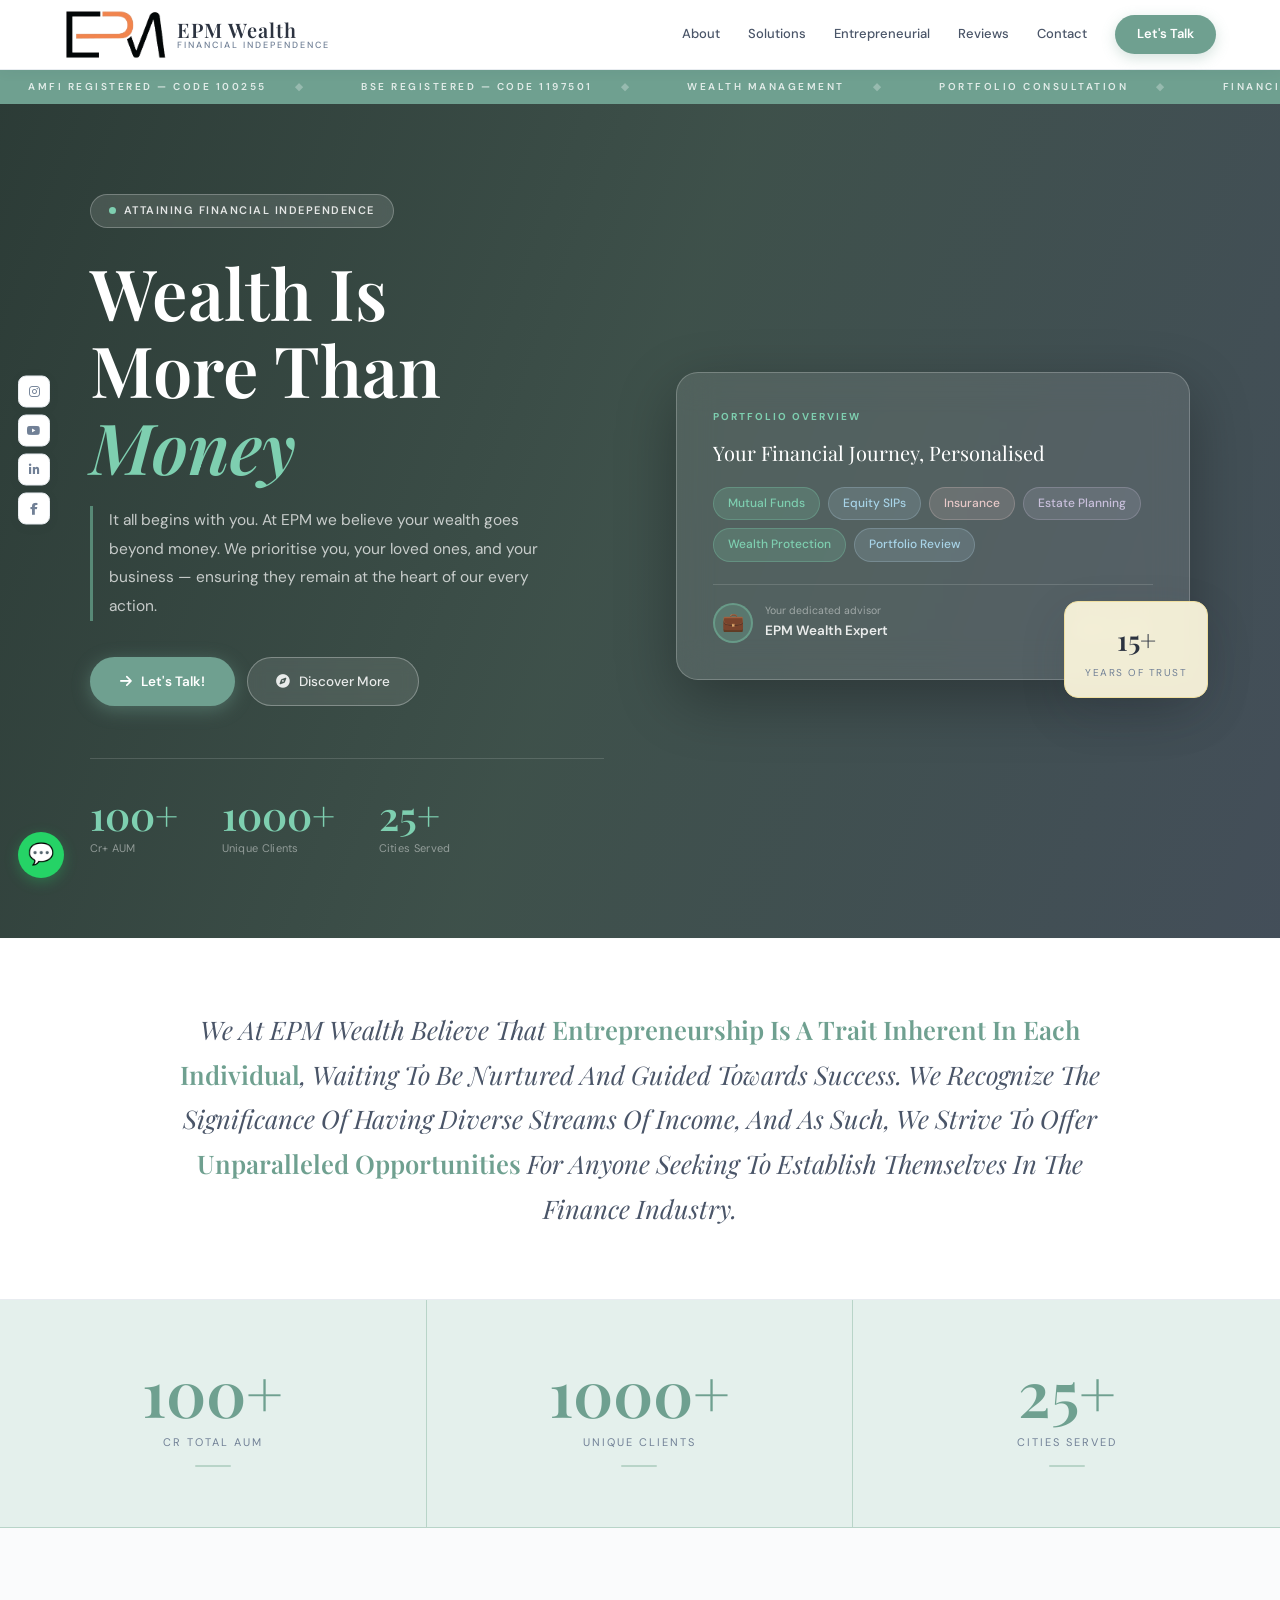
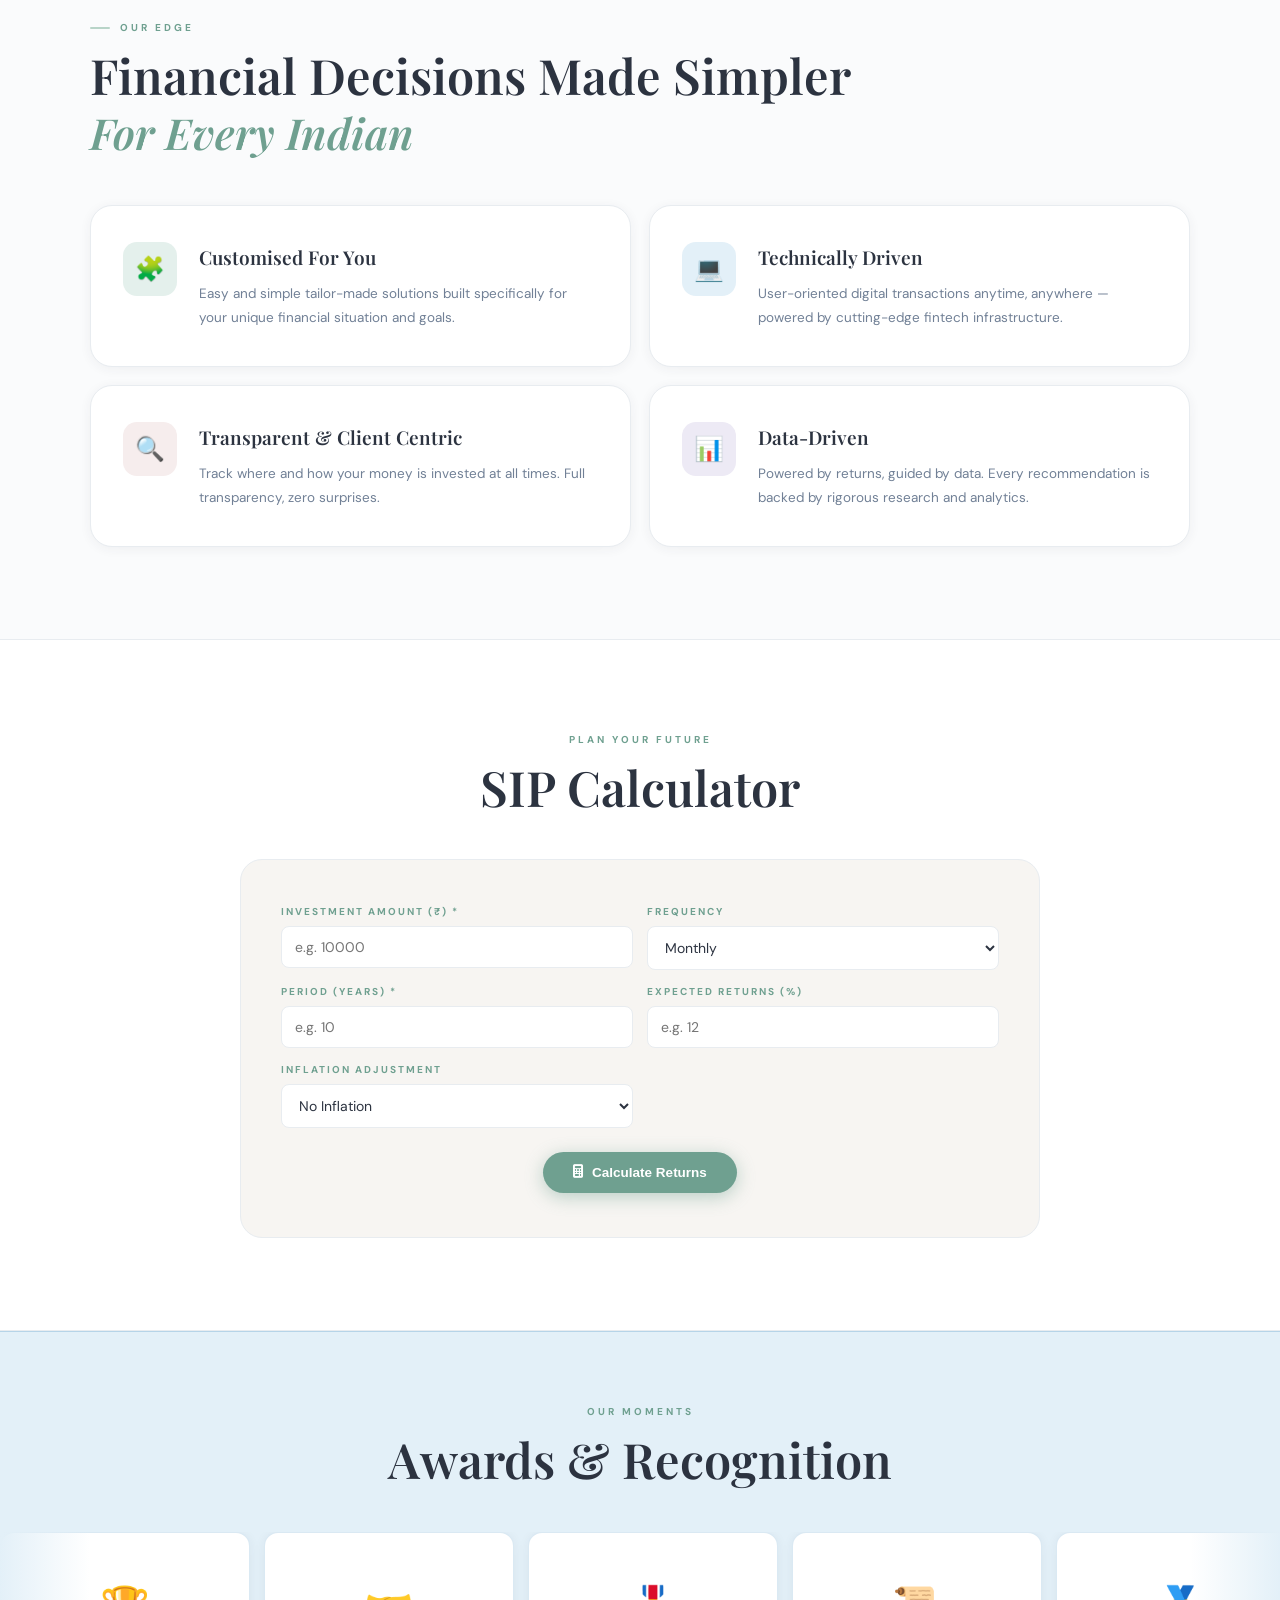
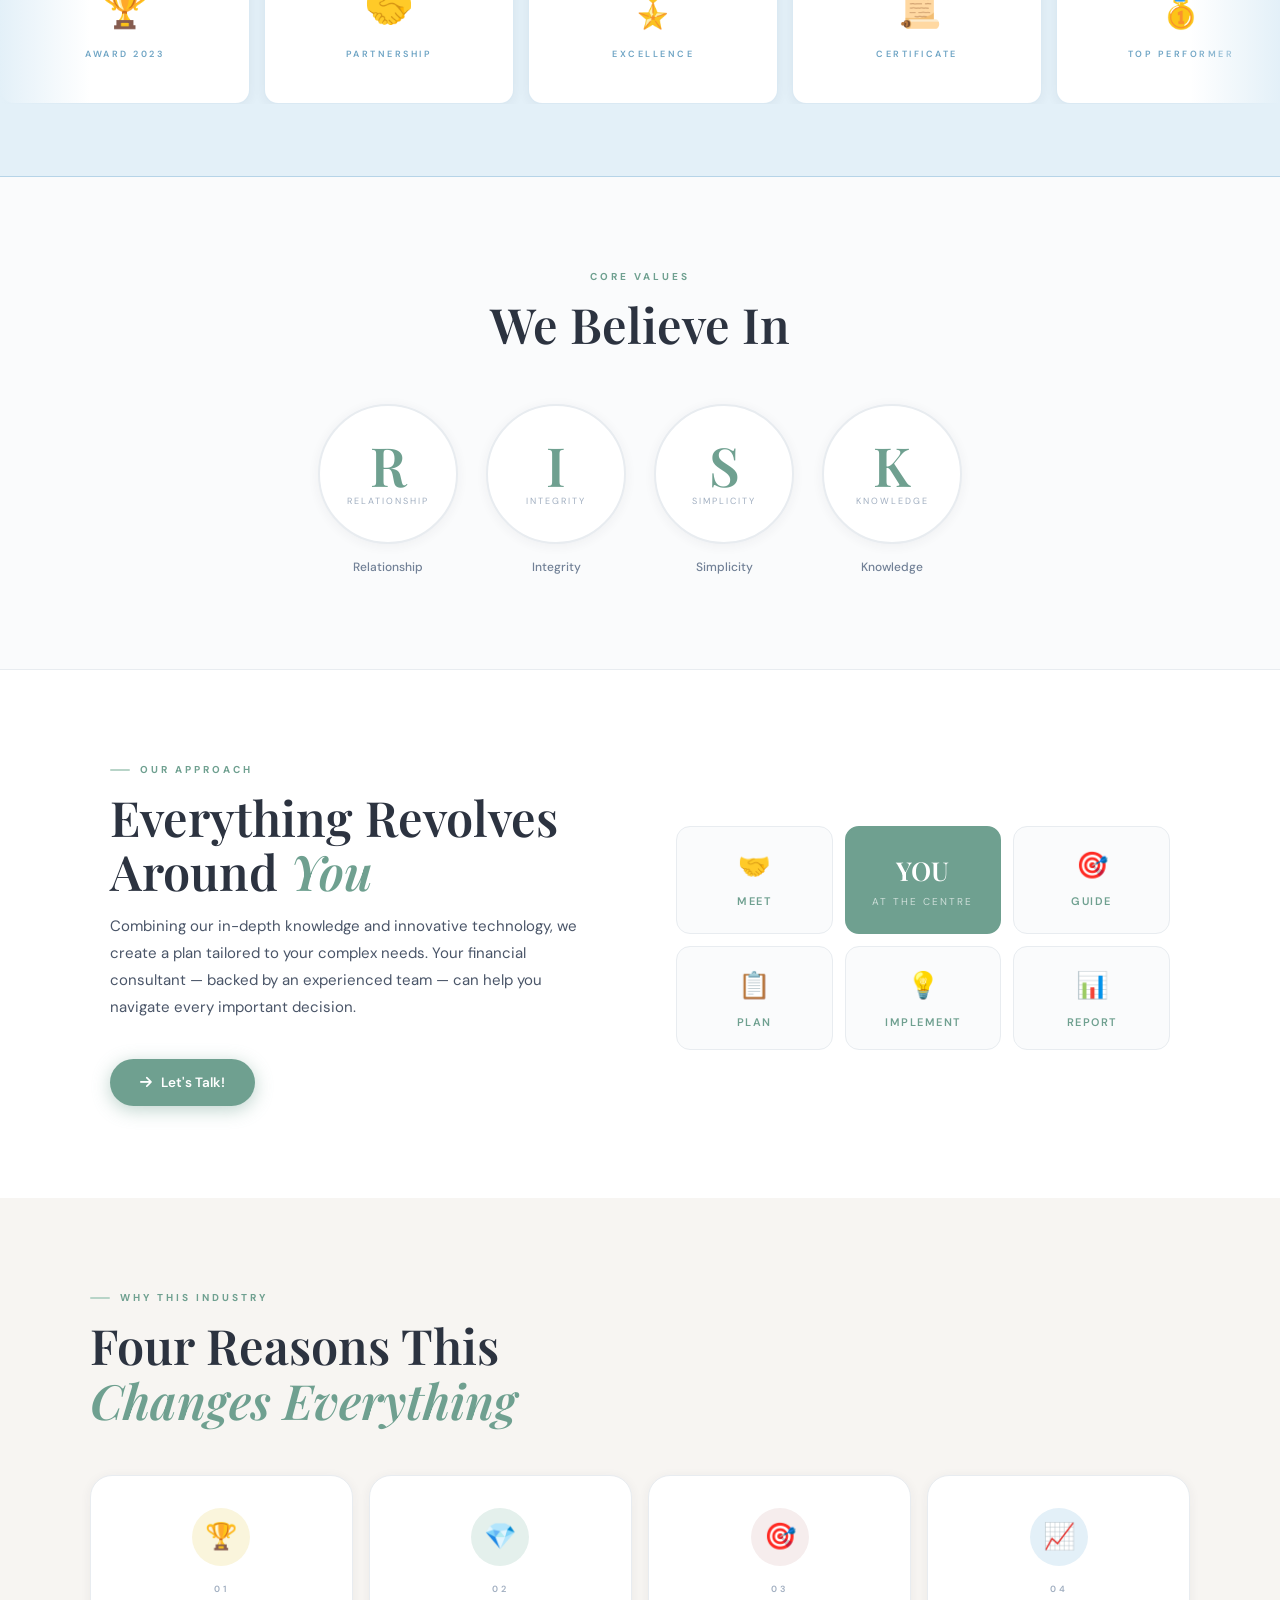
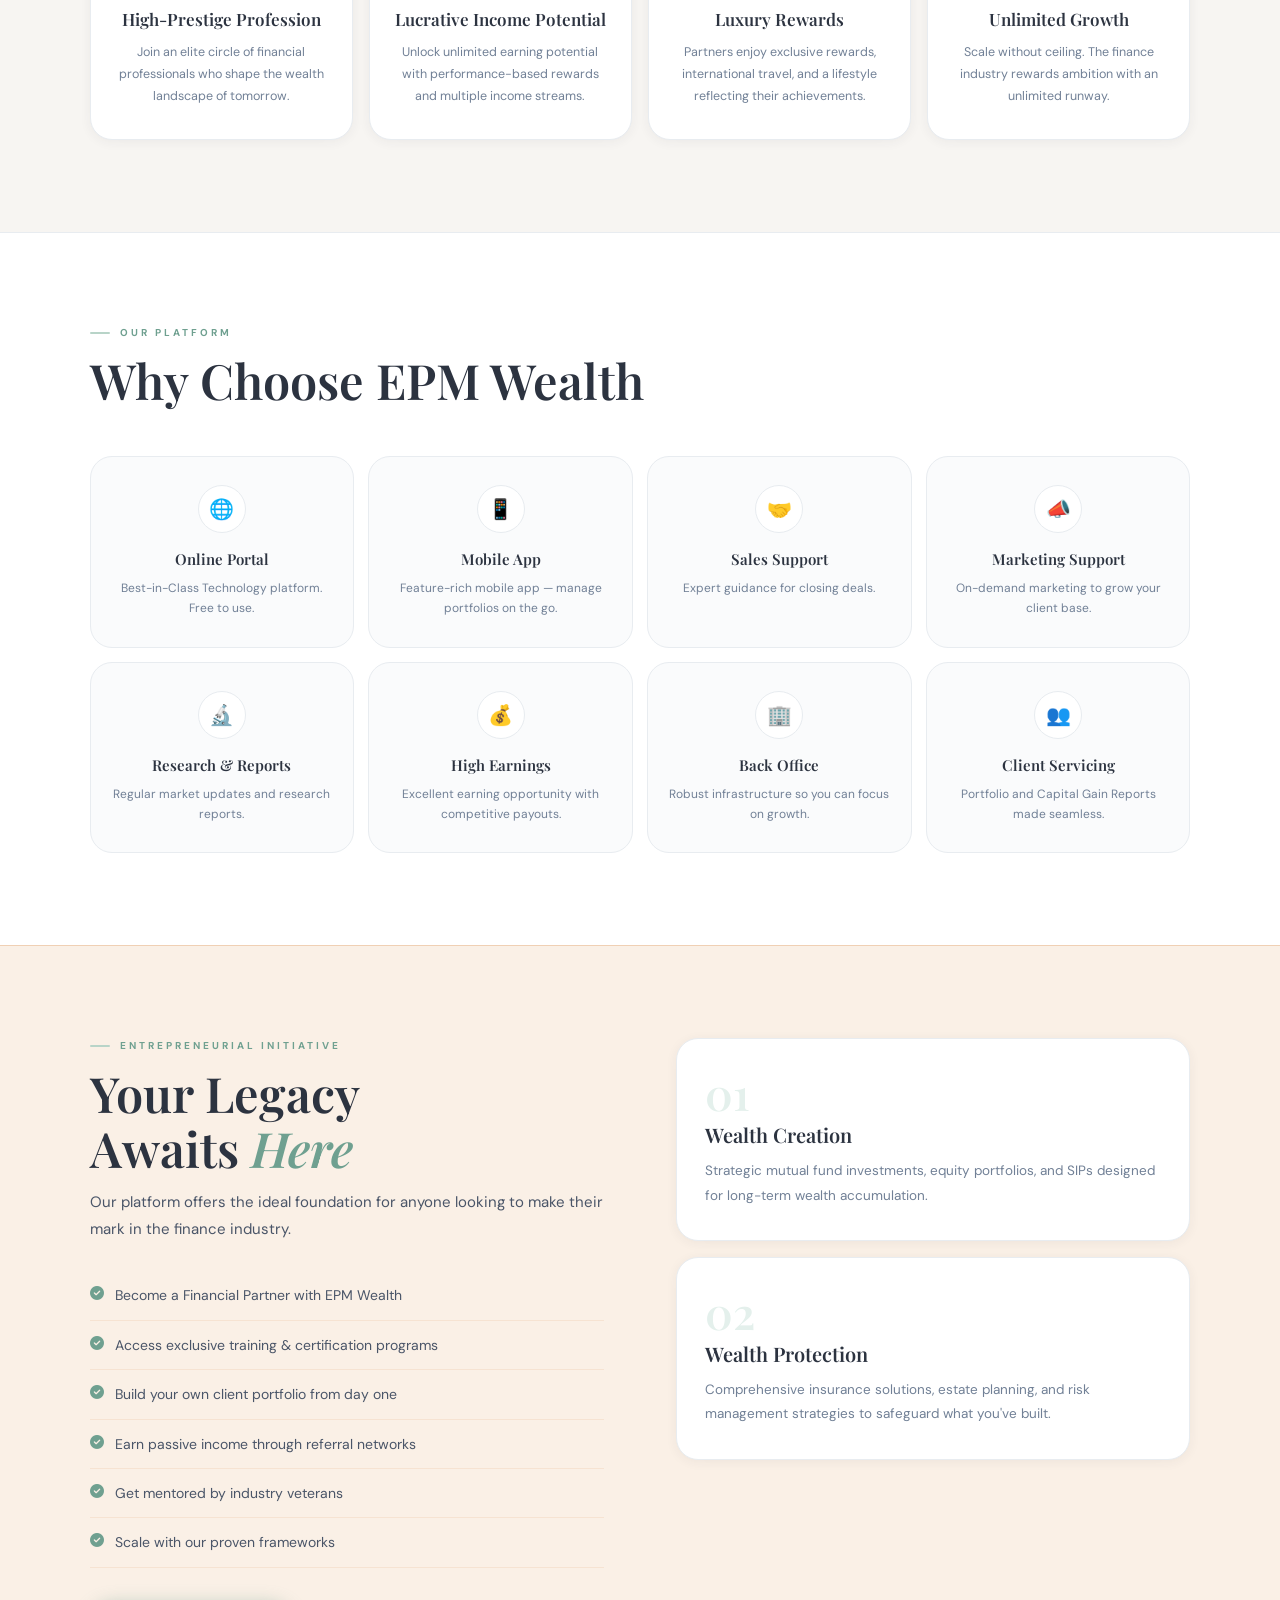
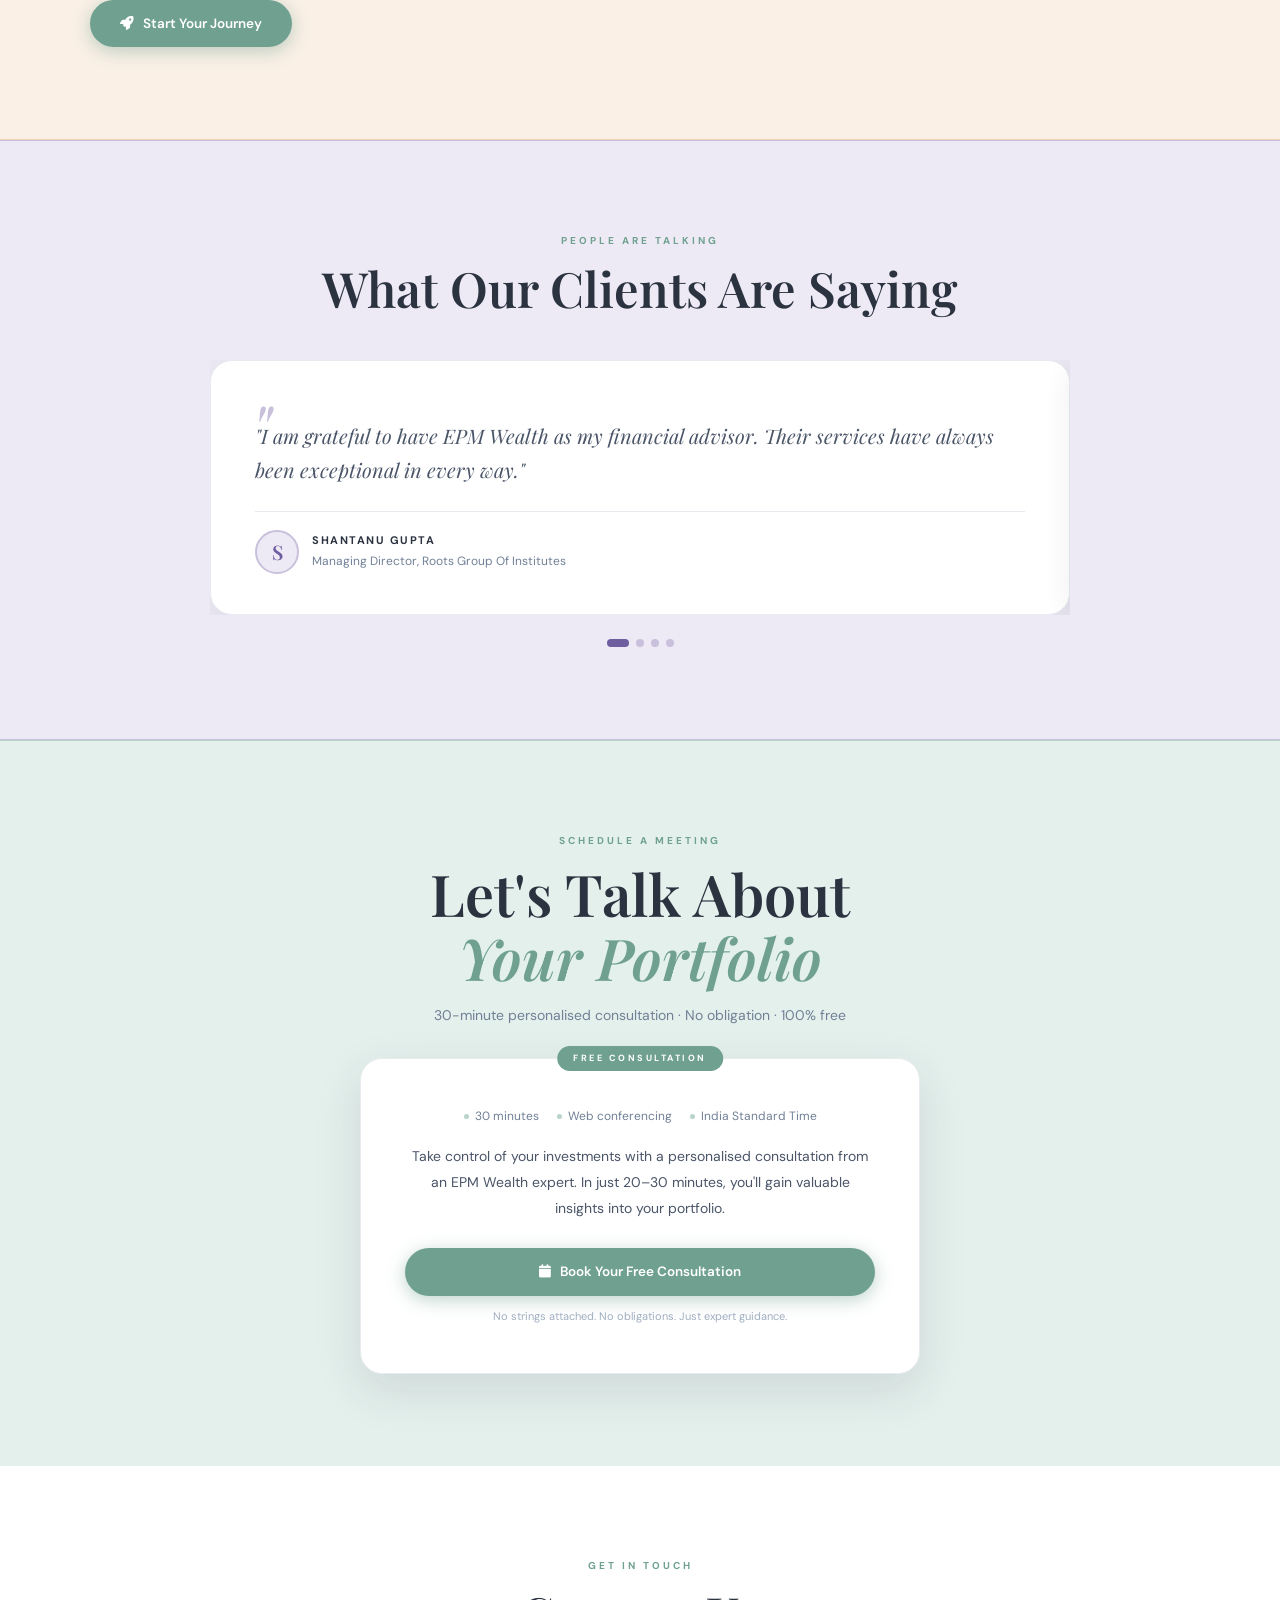
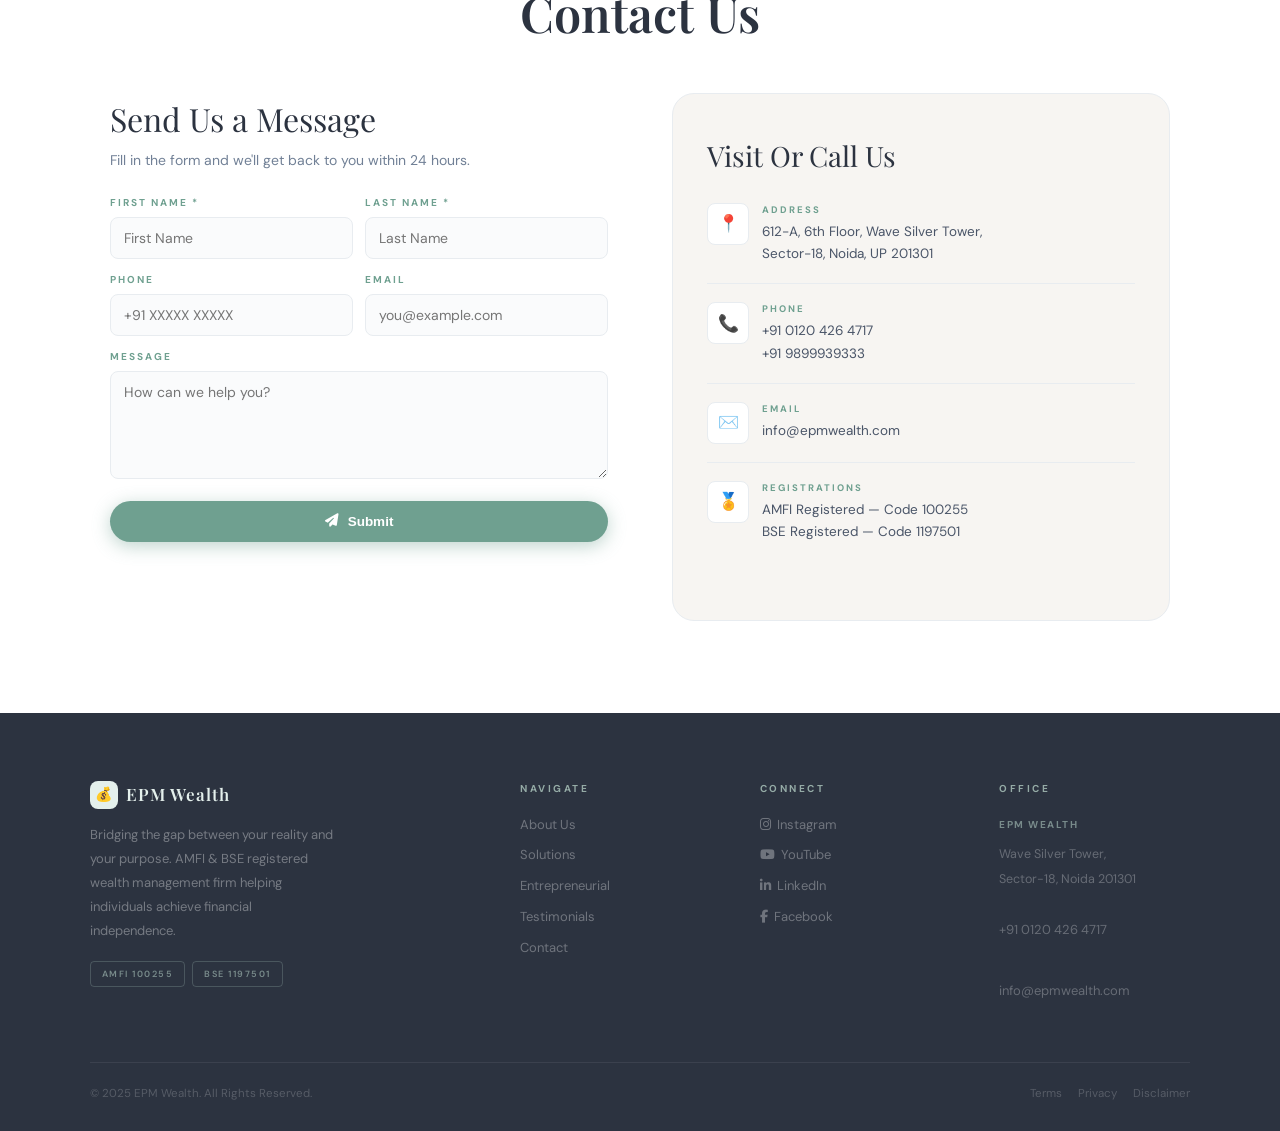
<file: them1.html>
<!DOCTYPE html>
<html lang="en">
<head>
<meta charset="UTF-8"/>
<meta name="viewport" content="width=device-width, initial-scale=1.0"/>
<title>EPM Wealth — Financial Independence</title>
<link href="https://fonts.googleapis.com/css2?family=Playfair+Display:ital,wght@0,400;0,600;1,400;1,600&family=DM+Sans:wght@300;400;500;600&display=swap" rel="stylesheet"/>
<link rel="stylesheet" href="https://cdnjs.cloudflare.com/ajax/libs/font-awesome/6.5.0/css/all.min.css"/>
<style>
:root {
  --sage:        #B8D4C8;
  --sage-light:  #E4F0EC;
  --sage-dark:   #6FA090;
  --sky:         #B6D4E8;
  --sky-light:   #E3F0F8;
  --sky-dark:    #6EA4C4;
  --blush:       #E8C9C9;
  --blush-light: #F6EDED;
  --lavender:    #C9C0DC;
  --lav-light:   #EDEAF5;
  --butter:      #F0DFA0;
  --butter-light:#FAF5DC;
  --peach:       #F0D0B4;
  --peach-light: #FAF0E6;
  --white:       #FFFFFF;
  --off-white:   #FAFBFC;
  --cream:       #F7F5F2;
  --ink:         #2C3340;
  --ink-mid:     #4A5568;
  --ink-soft:    #718096;
  --ink-faint:   #A0AEC0;
  --border:      #E8ECF0;
  --radius-sm:   8px;
  --radius:      14px;
  --radius-lg:   22px;
  --shadow-sm:   0 2px 12px rgba(44,51,64,0.06);
  --shadow:      0 6px 28px rgba(44,51,64,0.09);
  --shadow-lg:   0 16px 48px rgba(44,51,64,0.12);
}
*,*::before,*::after{box-sizing:border-box;margin:0;padding:0;}
html{scroll-behavior:smooth;font-size:17px;}
body{font-family:'DM Sans',sans-serif;color:var(--ink);background:var(--off-white);overflow-x:hidden;line-height:1.6;}
::-webkit-scrollbar{width:5px;}
::-webkit-scrollbar-track{background:var(--cream);}
::-webkit-scrollbar-thumb{background:var(--sage);border-radius:3px;}

/* ── NAV ── */
nav{
  position:sticky;top:0;z-index:300;
  background:white;border-bottom:1px solid var(--border);
  padding:0 5%;display:flex;align-items:center;justify-content:space-between;
  height:70px;box-shadow:var(--shadow-sm);
}
.nav-logo{display:flex;align-items:center;gap:10px;text-decoration:none;}
.nav-logo-img{height:50px;width:auto;object-fit:contain;}
.nav-logo-text{display:flex;flex-direction:column;line-height:1.1;}
.nav-logo-main{font-family:'Playfair Display',serif;font-size:20px;font-weight:600;color:var(--ink);letter-spacing:1px;}
.nav-logo-sub{font-size:9px;letter-spacing:2px;color:var(--ink-soft);text-transform:uppercase;font-weight:500;}
.nav-links{display:flex;align-items:center;gap:28px;}
.nav-link{font-size:13px;color:var(--ink-mid);text-decoration:none;font-weight:500;transition:color .2s;}
.nav-link:hover{color:var(--sage-dark);}
.nav-cta{
  padding:9px 22px;background:var(--sage-dark);color:white;
  border-radius:50px;font-size:13px;font-weight:600;
  text-decoration:none;transition:background .2s,box-shadow .2s;
  box-shadow:0 4px 14px rgba(111,160,144,0.3);
}
.nav-cta:hover{background:var(--sage);box-shadow:0 6px 20px rgba(111,160,144,0.4);}

/* ── TICKER ── */
.ticker-wrap{background:var(--sage-dark);overflow:hidden;padding:9px 0;}
.ticker-inner{display:flex;white-space:nowrap;width:max-content;animation:tickerSlide 30s linear infinite;}
.ticker-item{padding:0 28px;font-size:10px;letter-spacing:2.5px;text-transform:uppercase;color:rgba(255,255,255,.8);font-weight:600;flex-shrink:0;}
.ticker-item::after{content:'◆';margin-left:28px;opacity:0.35;}
@keyframes tickerSlide{from{transform:translateX(0);}to{transform:translateX(-50%);}}

/* ══════════════════════════════════════
   HERO — Full-screen video background
══════════════════════════════════════ */
.hero{
  position:relative;       /* stacking context */
  min-height:92vh;
  display:flex;
  align-items:center;
  overflow:hidden;
  border-bottom:1px solid rgba(255,255,255,.1);
}

/* ① Video: true absolute background, never participates in layout */
.hero-video-bg{
  position:absolute !important;
  inset:0;
  width:100% !important;
  height:100% !important;
  object-fit:cover;
  object-position:center center;
  z-index:0;
  display:block;
  pointer-events:none;
}

/* ② Dark gradient overlay for readability */
.hero-overlay{
  position:absolute;
  inset:0;
  z-index:1;
  background:linear-gradient(
    110deg,
    rgba(10,28,22,0.86) 0%,
    rgba(15,38,30,0.80) 48%,
    rgba(10,24,38,0.76) 100%
  );
  pointer-events:none;
}

/* ③ All hero content: above video + overlay */
.hero-content{
  position:relative;
  z-index:2;
  width:100%;
  padding:90px 7% 80px;
  display:grid;
  grid-template-columns:1fr 1fr;
  gap:72px;
  align-items:center;
}

.hero-badge{
  display:inline-flex;align-items:center;gap:8px;
  background:rgba(255,255,255,.12);
  border:1px solid rgba(255,255,255,.25);
  border-radius:50px;padding:7px 18px;
  font-size:11px;letter-spacing:1.5px;text-transform:uppercase;
  color:rgba(255,255,255,.85);font-weight:600;margin-bottom:26px;
  backdrop-filter:blur(6px);
}
.badge-dot{width:7px;height:7px;border-radius:50%;background:#7ECFB0;flex-shrink:0;}

.hero h1{
  font-family:'Playfair Display',serif;
  font-size:clamp(40px,5.5vw,72px);
  font-weight:600;line-height:1.1;
  color:#FFFFFF;margin-bottom:20px;
}
.hero h1 em{font-style:italic;color:#7ECFB0;}

.hero-sub{
  font-size:15.5px;color:rgba(255,255,255,.72);
  line-height:1.85;max-width:460px;
  border-left:3px solid rgba(126,207,176,.5);
  padding-left:16px;margin-bottom:36px;
}

.hero-btns{display:flex;gap:12px;flex-wrap:wrap;}
.btn-primary{
  padding:13px 30px;background:var(--sage-dark);color:white;
  border-radius:50px;font-size:13.5px;font-weight:600;
  text-decoration:none;display:inline-flex;align-items:center;gap:9px;
  border:none;cursor:pointer;
  transition:background .2s,box-shadow .2s,transform .15s;
  box-shadow:0 4px 18px rgba(111,160,144,0.45);
}
.btn-primary:hover{background:#5a8f7e;transform:translateY(-2px);box-shadow:0 8px 28px rgba(111,160,144,0.5);}
.btn-secondary{
  padding:13px 28px;background:rgba(255,255,255,.1);
  color:rgba(255,255,255,.88);
  border-radius:50px;font-size:13.5px;font-weight:500;
  text-decoration:none;
  border:1.5px solid rgba(255,255,255,.3);
  display:inline-flex;align-items:center;gap:9px;
  backdrop-filter:blur(8px);
  transition:background .2s,border-color .2s;
}
.btn-secondary:hover{background:rgba(255,255,255,.18);border-color:rgba(255,255,255,.55);}

.hero-stats{
  display:flex;gap:44px;margin-top:52px;
  padding-top:36px;border-top:1px solid rgba(255,255,255,.14);
}
.h-stat-num{
  font-family:'Playfair Display',serif;
  font-size:40px;font-weight:600;color:#7ECFB0;line-height:1;
}
.h-stat-label{font-size:11px;color:rgba(255,255,255,.45);margin-top:5px;letter-spacing:.3px;}

/* Hero right card — floats over video */
.hero-visual{position:relative;}
.hero-card-main{
  background:rgba(255,255,255,.1);
  border:1px solid rgba(255,255,255,.22);
  border-radius:var(--radius-lg);padding:36px;
  backdrop-filter:blur(18px);
  box-shadow:0 20px 60px rgba(0,0,0,.3);
}
.hero-card-tag{
  font-size:10px;letter-spacing:2px;text-transform:uppercase;
  color:#7ECFB0;font-weight:700;margin-bottom:12px;
}
.hero-card-title{
  font-family:'Playfair Display',serif;font-size:20px;
  color:#FFFFFF;margin-bottom:18px;
}
.hero-pill-row{display:flex;flex-wrap:wrap;gap:8px;margin-bottom:22px;}
.hero-pill{padding:6px 14px;border-radius:50px;font-size:12px;font-weight:500;}
.pill-sage{background:rgba(126,207,176,.18);color:#7ECFB0;border:1px solid rgba(126,207,176,.3);}
.pill-sky{background:rgba(182,212,232,.15);color:#a8d4e8;border:1px solid rgba(182,212,232,.25);}
.pill-blush{background:rgba(232,201,201,.15);color:#e8c9c9;border:1px solid rgba(232,201,201,.25);}
.pill-lavender{background:rgba(201,192,220,.15);color:#c9c0dc;border:1px solid rgba(201,192,220,.25);}
.hero-card-bottom{
  display:flex;align-items:center;gap:12px;
  padding-top:18px;border-top:1px solid rgba(255,255,255,.14);
}
.hc-avatar{
  width:40px;height:40px;border-radius:50%;
  background:rgba(126,207,176,.2);border:2px solid rgba(126,207,176,.4);
  display:flex;align-items:center;justify-content:center;font-size:18px;
}
.hc-meta-label{font-size:10.5px;color:rgba(255,255,255,.45);}
.hc-meta-val{font-size:13.5px;font-weight:600;color:rgba(255,255,255,.88);}
.hero-card-float{
  position:absolute;bottom:-18px;right:-18px;
  background:rgba(250,245,220,.95);
  border:1.5px solid var(--butter);
  border-radius:var(--radius);padding:16px 20px;
  box-shadow:var(--shadow-lg);text-align:center;
  backdrop-filter:blur(8px);
}
.hcf-num{font-family:'Playfair Display',serif;font-size:28px;font-weight:600;color:var(--ink);}
.hcf-label{font-size:10px;letter-spacing:1.5px;text-transform:uppercase;color:var(--ink-soft);margin-top:2px;}

/* ── SECTION COMMONS ── */
.s-tag{font-size:10px;letter-spacing:3px;text-transform:uppercase;color:var(--sage-dark);font-weight:700;margin-bottom:12px;display:flex;align-items:center;gap:10px;}
.s-tag::before{content:'';width:20px;height:2px;background:var(--sage);border-radius:2px;}
.s-tag.center{justify-content:center;}
.s-tag.center::before{display:none;}
.s-title{font-family:'Playfair Display',serif;font-size:clamp(28px,3.8vw,50px);font-weight:600;color:var(--ink);line-height:1.12;margin-bottom:14px;}
.s-sub{font-size:15px;color:var(--ink-mid);line-height:1.8;max-width:560px;}

/* ── ABOUT BAND ── */
.about-band{background:white;padding:68px 8%;border-bottom:1px solid var(--border);}
.about-text{font-family:'Playfair Display',serif;font-size:clamp(17px,2vw,26px);font-weight:400;font-style:italic;color:var(--ink-mid);line-height:1.75;max-width:940px;margin:0 auto;text-align:center;}
.about-hi{color:var(--sage-dark);font-style:normal;font-weight:600;}

/* ── STATS ── */
.stats-section{background:var(--sage-light);border-bottom:1px solid var(--sage);}
.stats-grid{display:grid;grid-template-columns:repeat(3,1fr);}
.stat-card{padding:60px 32px;text-align:center;border-right:1px solid var(--sage);transition:background .2s;}
.stat-card:last-child{border-right:none;}
.stat-card:hover{background:rgba(111,160,144,.06);}
.stat-n{font-family:'Playfair Display',serif;font-size:64px;font-weight:600;color:var(--sage-dark);line-height:1;}
.stat-l{font-size:11px;letter-spacing:2px;text-transform:uppercase;color:var(--ink-soft);margin-top:10px;}
.stat-bar{width:36px;height:2px;background:var(--sage);margin:14px auto 0;border-radius:2px;}

/* ── FEATURES ── */
.features-section{padding:92px 7%;background:var(--off-white);}
.feat-grid{display:grid;grid-template-columns:repeat(2,1fr);gap:18px;margin-top:48px;}
.feat-card{background:white;border:1.5px solid var(--border);border-radius:var(--radius-lg);padding:36px 32px;display:flex;gap:22px;align-items:flex-start;box-shadow:var(--shadow-sm);transition:box-shadow .2s,border-color .2s;}
.feat-card:hover{box-shadow:var(--shadow);border-color:var(--sage);}
.feat-icon{width:54px;height:54px;flex-shrink:0;border-radius:var(--radius);display:flex;align-items:center;justify-content:center;font-size:24px;}
.fi-sage{background:var(--sage-light);}
.fi-sky{background:var(--sky-light);}
.fi-blush{background:var(--blush-light);}
.fi-lav{background:var(--lav-light);}
.feat-title{font-family:'Playfair Display',serif;font-size:19px;color:var(--ink);margin-bottom:9px;font-weight:600;}
.feat-text{font-size:13.5px;color:var(--ink-soft);line-height:1.8;}

/* ── SIP ── */
.sip-section{padding:92px 7%;background:white;border-top:1px solid var(--border);border-bottom:1px solid var(--border);}
.sip-box{max-width:800px;margin:44px auto 0;background:var(--cream);border:1.5px solid var(--border);border-radius:var(--radius-lg);padding:44px 40px;}
.sip-grid{display:grid;grid-template-columns:1fr 1fr;gap:14px;margin-bottom:24px;}
.sip-label{font-size:10px;letter-spacing:2px;text-transform:uppercase;color:var(--sage-dark);font-weight:700;display:block;margin-bottom:6px;}
.sip-input{width:100%;padding:11px 13px;background:white;border:1.5px solid var(--border);border-radius:var(--radius-sm);color:var(--ink);font-family:'DM Sans',sans-serif;font-size:14px;outline:none;transition:border-color .2s;}
.sip-input:focus{border-color:var(--sage);}
.sip-results{display:none;gap:24px;justify-content:center;flex-wrap:wrap;margin-top:24px;padding:26px;background:var(--sage-dark);border-radius:var(--radius);}
.sip-results.show{display:flex;}
.sip-rn{font-family:'Playfair Display',serif;font-size:34px;color:#fff;font-weight:600;text-align:center;}
.sip-rl{font-size:10px;letter-spacing:2px;text-transform:uppercase;color:rgba(255,255,255,.6);margin-top:5px;text-align:center;}

/* ── GALLERY ── */
.gallery-section{padding:72px 0;background:var(--sky-light);border-top:1px solid var(--sky);border-bottom:1px solid var(--sky);overflow:hidden;}
.gallery-hd{text-align:center;padding:0 8% 32px;}
.gallery-track-wrap{overflow:hidden;position:relative;}
.gallery-track-wrap::before,.gallery-track-wrap::after{content:'';position:absolute;top:0;bottom:0;width:90px;z-index:5;pointer-events:none;}
.gallery-track-wrap::before{left:0;background:linear-gradient(to right,var(--sky-light),transparent);}
.gallery-track-wrap::after{right:0;background:linear-gradient(to left,var(--sky-light),transparent);}
.gallery-track{display:flex;gap:14px;width:max-content;animation:autoSlide 24s linear infinite;}
.gallery-track:hover{animation-play-state:paused;}
@keyframes autoSlide{0%{transform:translateX(0);}100%{transform:translateX(-50%);}}
.gallery-item{flex-shrink:0;width:250px;height:172px;border-radius:var(--radius);overflow:hidden;border:1.5px solid rgba(182,212,232,.5);background:white;box-shadow:var(--shadow-sm);transition:box-shadow .2s;}
.gallery-item:hover{box-shadow:var(--shadow);}
.gallery-ph{width:100%;height:100%;display:flex;flex-direction:column;align-items:center;justify-content:center;gap:8px;}
.gallery-ph span{font-size:40px;}
.gallery-ph p{font-size:9px;letter-spacing:2.5px;text-transform:uppercase;color:var(--sky-dark);font-weight:600;}

/* ── VALUES ── */
.values-section{padding:92px 7%;background:var(--off-white);}
.risk-row{display:flex;justify-content:center;gap:28px;flex-wrap:wrap;margin-top:52px;}
.risk-item{text-align:center;}
.risk-circle{width:140px;height:140px;border-radius:50%;display:flex;flex-direction:column;align-items:center;justify-content:center;margin:0 auto 14px;border:2px solid var(--border);background:white;box-shadow:var(--shadow-sm);transition:box-shadow .2s,border-color .2s,transform .2s;}
.risk-circle:hover{box-shadow:var(--shadow);border-color:var(--sage);transform:translateY(-4px);}
.risk-letter{font-family:'Playfair Display',serif;font-size:54px;font-weight:600;color:var(--sage-dark);line-height:1;}
.risk-word{font-size:9px;letter-spacing:2px;text-transform:uppercase;color:var(--ink-faint);margin-top:2px;}
.risk-lbl{font-size:12px;color:var(--ink-soft);font-weight:500;}

/* ── APPROACH ── */
.approach-section{padding:92px 7%;background:white;border-top:1px solid var(--border);}
.approach-inner{display:grid;grid-template-columns:1fr 1fr;gap:72px;align-items:center;max-width:1060px;margin:0 auto;}
.approach-p{font-size:15px;color:var(--ink-mid);line-height:1.8;margin:14px 0;}
.orb-grid{display:grid;grid-template-columns:repeat(3,1fr);gap:12px;margin-top:8px;}
.orb-node-card{background:var(--off-white);border:1.5px solid var(--border);border-radius:var(--radius);padding:18px 14px;text-align:center;transition:border-color .2s,box-shadow .2s;}
.orb-node-card:hover{border-color:var(--sage);box-shadow:var(--shadow-sm);}
.orb-node-icon{font-size:26px;margin-bottom:7px;display:block;}
.orb-node-label{font-size:11px;letter-spacing:1.5px;text-transform:uppercase;color:var(--sage-dark);font-weight:600;}
.orb-you-card{background:var(--sage-dark);border:2px solid var(--sage-dark);border-radius:var(--radius);padding:22px 14px;text-align:center;}
.orb-you-label{font-family:'Playfair Display',serif;font-size:26px;font-weight:600;color:white;}
.orb-you-sub{font-size:10px;letter-spacing:2px;text-transform:uppercase;color:rgba(255,255,255,.65);margin-top:3px;}

/* ── WHY ── */
.why-section{padding:92px 7%;background:var(--cream);}
.why-grid{display:grid;grid-template-columns:repeat(4,1fr);gap:16px;margin-top:48px;}
.why-card{background:white;border:1.5px solid var(--border);border-radius:var(--radius-lg);padding:32px 22px;text-align:center;box-shadow:var(--shadow-sm);transition:box-shadow .2s,border-color .2s,transform .2s;}
.why-card:hover{box-shadow:var(--shadow);border-color:var(--sage);transform:translateY(-3px);}
.why-icon-wrap{width:58px;height:58px;border-radius:50%;margin:0 auto 16px;display:flex;align-items:center;justify-content:center;font-size:26px;}
.wi-1{background:var(--butter-light);}
.wi-2{background:var(--sage-light);}
.wi-3{background:var(--blush-light);}
.wi-4{background:var(--sky-light);}
.why-num{font-size:9px;letter-spacing:2.5px;text-transform:uppercase;color:var(--ink-faint);margin-bottom:9px;font-weight:600;}
.why-title{font-family:'Playfair Display',serif;font-size:17px;color:var(--ink);margin-bottom:9px;font-weight:600;}
.why-desc{font-size:12.5px;color:var(--ink-soft);line-height:1.75;}

/* ── SERVICES ── */
.services-section{padding:92px 7%;background:white;border-top:1px solid var(--border);}
.svc-grid{display:grid;grid-template-columns:repeat(4,1fr);gap:14px;margin-top:48px;}
.svc-card{background:var(--off-white);border:1.5px solid var(--border);border-radius:var(--radius-lg);padding:28px 18px;text-align:center;text-decoration:none;display:block;transition:box-shadow .2s,border-color .2s,background .2s,transform .2s;}
.svc-card:hover{background:white;box-shadow:var(--shadow);border-color:var(--sky);transform:translateY(-3px);}
.svc-icon{width:48px;height:48px;border-radius:50%;margin:0 auto 14px;border:1.5px solid var(--border);display:flex;align-items:center;justify-content:center;font-size:20px;background:white;}
.svc-title{font-family:'Playfair Display',serif;font-size:15px;color:var(--ink);margin-bottom:7px;font-weight:600;}
.svc-desc{font-size:12px;color:var(--ink-soft);line-height:1.7;}

/* ── ENTREPRENEURIAL ── */
.entre-section{padding:92px 7%;background:var(--peach-light);border-top:1px solid var(--peach);border-bottom:1px solid var(--peach);}
.entre-inner{display:grid;grid-template-columns:1fr 1fr;gap:72px;align-items:start;}
.entre-list{list-style:none;margin-top:28px;}
.entre-list li{padding:13px 0;border-bottom:1px solid rgba(240,208,180,.4);display:flex;align-items:flex-start;gap:11px;font-size:14px;color:var(--ink-mid);}
.entre-list li i{color:var(--sage-dark);flex-shrink:0;margin-top:2px;}
.entre-cards{display:flex;flex-direction:column;gap:16px;}
.e-card{background:white;border:1.5px solid var(--border);border-radius:var(--radius-lg);padding:32px 28px;box-shadow:var(--shadow-sm);transition:box-shadow .2s,transform .2s;}
.e-card:hover{box-shadow:var(--shadow);transform:translateY(-3px);}
.e-num{font-family:'Playfair Display',serif;font-size:44px;font-weight:600;color:var(--sage-light);line-height:1;margin-bottom:4px;}
.e-title{font-family:'Playfair Display',serif;font-size:20px;color:var(--ink);margin-bottom:8px;font-weight:600;}
.e-text{font-size:13.5px;color:var(--ink-soft);line-height:1.8;}

/* ── TESTIMONIALS ── */
.testi-section{padding:92px 7%;background:var(--lav-light);border-top:1px solid var(--lavender);border-bottom:1px solid var(--lavender);}
.testi-track-wrap{overflow:hidden;max-width:860px;margin:44px auto 0;}
.testi-track{display:flex;transition:transform .5s ease;}
.testi-slide{flex:0 0 100%;}
.t-card{background:white;border:1.5px solid var(--border);border-radius:var(--radius-lg);padding:40px 44px;box-shadow:var(--shadow);}
.t-quote{font-family:'Playfair Display',serif;font-size:20px;line-height:1.7;color:var(--ink-mid);font-style:italic;margin-bottom:24px;padding-top:18px;position:relative;}
.t-quote::before{content:'"';font-size:72px;color:var(--lavender);position:absolute;top:-8px;left:-6px;line-height:1;font-family:'Playfair Display',serif;}
.t-author{display:flex;align-items:center;gap:13px;padding-top:18px;border-top:1px solid var(--border);}
.t-av{width:44px;height:44px;border-radius:50%;background:var(--lav-light);border:2px solid var(--lavender);display:flex;align-items:center;justify-content:center;font-family:'Playfair Display',serif;font-size:20px;color:#6e5ea0;font-weight:600;flex-shrink:0;}
.t-name{font-size:11px;letter-spacing:1.5px;text-transform:uppercase;color:var(--ink);font-weight:700;}
.t-role{font-size:12px;color:var(--ink-soft);margin-top:2px;}
.t-nav{display:flex;justify-content:center;gap:7px;margin-top:24px;}
.t-dot{width:8px;height:8px;border-radius:50%;background:var(--lavender);border:none;cursor:pointer;transition:width .2s,background .2s;}
.t-dot.active{width:22px;border-radius:4px;background:#6e5ea0;}

/* ── CTA ── */
.cta-section{padding:92px 7%;background:var(--sage-light);border-top:1px solid var(--sage);text-align:center;}
.cta-box{max-width:560px;margin:32px auto 0;background:white;border:1.5px solid var(--border);border-radius:var(--radius-lg);padding:48px 44px;box-shadow:var(--shadow-lg);position:relative;}
.cta-box-tag{position:absolute;top:-13px;left:50%;transform:translateX(-50%);background:var(--sage-dark);color:white;font-size:9px;letter-spacing:2.5px;text-transform:uppercase;font-weight:700;padding:5px 16px;border-radius:50px;}
.cta-meta{display:flex;justify-content:center;gap:18px;flex-wrap:wrap;margin-bottom:18px;}
.cta-m{display:flex;align-items:center;gap:6px;font-size:12px;color:var(--ink-soft);}
.cta-dot{width:5px;height:5px;border-radius:50%;background:var(--sage);}
.cta-p{font-size:14px;color:var(--ink-mid);line-height:1.85;margin-bottom:26px;}
.cta-note{font-size:11px;color:var(--ink-faint);margin-top:12px;}

/* ── CONTACT ── */
.contact-section{padding:92px 7%;background:white;}
.contact-grid{display:grid;grid-template-columns:1fr 1fr;gap:64px;align-items:start;max-width:1060px;margin:52px auto 0;}
.contact-form-title{font-family:'Playfair Display',serif;font-size:32px;color:var(--ink);margin-bottom:5px;font-weight:400;}
.form-sub{font-size:14px;color:var(--ink-soft);margin-bottom:24px;}
.form-row{display:grid;grid-template-columns:1fr 1fr;gap:12px;}
.form-field{margin-bottom:13px;}
.form-field label{display:block;font-size:10px;letter-spacing:2px;text-transform:uppercase;color:var(--sage-dark);font-weight:700;margin-bottom:6px;}
.form-field input,.form-field textarea{width:100%;padding:11px 13px;background:var(--off-white);border:1.5px solid var(--border);border-radius:var(--radius-sm);color:var(--ink);font-family:'DM Sans',sans-serif;font-size:14px;outline:none;transition:border-color .2s;}
.form-field input:focus,.form-field textarea:focus{border-color:var(--sage);background:white;}
.form-field textarea{min-height:108px;resize:vertical;}
.form-ok{display:none;margin-top:12px;padding:13px 16px;background:var(--sage-light);border:1.5px solid var(--sage);border-radius:var(--radius-sm);color:var(--sage-dark);font-size:13px;text-align:center;}
.contact-info-box{background:var(--cream);border:1.5px solid var(--border);border-radius:var(--radius-lg);padding:40px 34px;}
.contact-info-box h3{font-family:'Playfair Display',serif;font-size:28px;color:var(--ink);margin-bottom:24px;font-weight:400;}
.c-detail{display:flex;gap:13px;margin-bottom:18px;padding-bottom:18px;border-bottom:1px solid var(--border);transition:padding-left .2s;}
.c-detail:last-child{border-bottom:none;}
.c-detail:hover{padding-left:5px;}
.c-icon{width:42px;height:42px;flex-shrink:0;border:1.5px solid var(--border);background:white;border-radius:var(--radius-sm);display:flex;align-items:center;justify-content:center;font-size:17px;}
.c-lbl{font-size:9.5px;letter-spacing:2px;text-transform:uppercase;color:var(--sage-dark);font-weight:700;margin-bottom:3px;}
.c-val{font-size:13.5px;color:var(--ink-mid);line-height:1.65;}
.c-val a{color:var(--ink-mid);text-decoration:none;transition:color .2s;}
.c-val a:hover{color:var(--sage-dark);}

/* ── FOOTER ── */
footer{background:var(--ink);padding:68px 7% 28px;}
.footer-grid{display:grid;grid-template-columns:2fr 1fr 1fr 1fr;gap:48px;margin-bottom:48px;}
.footer-brand-row{display:flex;align-items:center;gap:8px;margin-bottom:14px;}
.footer-brand-icon{width:28px;height:28px;border-radius:var(--radius-sm);background:var(--sage-light);display:flex;align-items:center;justify-content:center;font-size:14px;}
.footer-brand-name{font-family:'Playfair Display',serif;font-size:17px;font-weight:600;color:var(--sage-light);letter-spacing:1px;}
.footer-p{font-size:13px;color:rgba(255,255,255,.35);line-height:1.85;max-width:250px;}
.footer-badges{display:flex;gap:7px;margin-top:18px;flex-wrap:wrap;}
.f-badge{padding:5px 11px;border:1px solid rgba(184,212,200,.22);font-size:9px;letter-spacing:1.5px;text-transform:uppercase;color:rgba(184,212,200,.55);font-weight:600;border-radius:4px;}
.footer-col h4{font-size:10px;letter-spacing:2.5px;text-transform:uppercase;color:rgba(184,212,200,.75);margin-bottom:18px;font-weight:700;}
.footer-col a{display:block;color:rgba(255,255,255,.32);font-size:13px;margin-bottom:10px;transition:all .2s;text-decoration:none;}
.footer-col a:hover{color:var(--sage-light);padding-left:4px;}
.f-addr{font-size:12.5px;color:rgba(255,255,255,.28);line-height:2;}
.f-addr strong{color:rgba(184,212,200,.55);display:block;margin-bottom:7px;font-size:10px;letter-spacing:1.5px;text-transform:uppercase;}
.f-addr a{color:rgba(255,255,255,.28);text-decoration:none;transition:color .2s;}
.f-addr a:hover{color:var(--sage-light);}
.footer-div{height:1px;background:rgba(255,255,255,.07);margin-bottom:22px;}
.footer-bot{display:flex;justify-content:space-between;align-items:center;font-size:11.5px;color:rgba(255,255,255,.2);flex-wrap:wrap;gap:10px;}
.footer-bot a{color:rgba(255,255,255,.2);margin-left:16px;text-decoration:none;transition:color .2s;}
.footer-bot a:hover{color:var(--sage-light);}

/* ── SOCIAL FLOAT ── */
.social-float{position:fixed;left:18px;top:50%;transform:translateY(-50%);display:flex;flex-direction:column;gap:7px;z-index:100;}
.social-float a{width:32px;height:32px;border:1.5px solid var(--border);background:white;border-radius:var(--radius-sm);display:flex;align-items:center;justify-content:center;font-size:12px;color:var(--ink-soft);text-decoration:none;box-shadow:var(--shadow-sm);transition:border-color .2s,color .2s;}
.social-float a:hover{border-color:var(--sage);color:var(--sage-dark);}
.wa-btn{position:fixed;bottom:22px;left:18px;width:46px;height:46px;background:#25D366;border-radius:50%;display:flex;align-items:center;justify-content:center;font-size:21px;z-index:200;box-shadow:0 4px 14px rgba(37,211,102,.3);text-decoration:none;}

/* ── RESPONSIVE ── */
@media(max-width:1100px){
  .why-grid,.svc-grid{grid-template-columns:repeat(2,1fr);}
  .footer-grid{grid-template-columns:1fr 1fr;}
}
@media(max-width:900px){
  .hero-content,.entre-inner,.approach-inner,.contact-grid{grid-template-columns:1fr;gap:44px;}
  .hero-card-float{display:none;}
  .stats-grid{grid-template-columns:1fr;}
  .stat-card{border-right:none;border-bottom:1px solid var(--sage);}
  .hero{min-height:100svh;}
  .hero-content{padding:80px 6% 60px;}
}
@media(max-width:700px){
  nav .nav-links{display:none;}
  .feat-grid,.why-grid,.svc-grid{grid-template-columns:1fr;}
  .footer-grid{grid-template-columns:1fr;}
  .sip-grid,.form-row{grid-template-columns:1fr;}
  .social-float{display:none;}
  .orb-grid{grid-template-columns:repeat(2,1fr);}
  .hero-stats{flex-direction:column;gap:20px;}
}
</style>
</head>
<body>

<div class="social-float">
  <a href="https://www.instagram.com/epm_wealth/" target="_blank"><i class="fab fa-instagram"></i></a>
  <a href="https://www.youtube.com/@epmwealth101" target="_blank"><i class="fab fa-youtube"></i></a>
  <a href="https://www.linkedin.com/company/epm-wealth/" target="_blank"><i class="fab fa-linkedin-in"></i></a>
  <a href="https://www.facebook.com/epmwealthadvisor" target="_blank"><i class="fab fa-facebook-f"></i></a>
</div>
<a href="https://wa.me/919999939333" class="wa-btn" target="_blank">💬</a>

<!-- NAV -->
<nav>
  <a href="#home" class="nav-logo">
    <img src="logo-emp.png" alt="EPM Wealth Logo" class="nav-logo-img">
    <div class="nav-logo-text">
      <span class="nav-logo-main">EPM Wealth</span>
      <span class="nav-logo-sub">Financial Independence</span>
    </div>
  </a>
  <div class="nav-links">
    <a href="#about" class="nav-link">About</a>
    <a href="#features" class="nav-link">Solutions</a>
    <a href="#entrepreneurial" class="nav-link">Entrepreneurial</a>
    <a href="#testimonials" class="nav-link">Reviews</a>
    <a href="#contact" class="nav-link">Contact</a>
    <a href="#contact" class="nav-cta">Let's Talk</a>
  </div>
</nav>

<!-- TICKER -->
<div class="ticker-wrap">
  <div class="ticker-inner">
    <span class="ticker-item">AMFI Registered — Code 100255</span>
    <span class="ticker-item">BSE Registered — Code 1197501</span>
    <span class="ticker-item">Wealth Management</span>
    <span class="ticker-item">Portfolio Consultation</span>
    <span class="ticker-item">Financial Independence</span>
    <span class="ticker-item">Entrepreneurial Growth</span>
    <span class="ticker-item">Wealth Creation</span>
    <span class="ticker-item">Wealth Protection</span>
    <span class="ticker-item">AMFI Registered — Code 100255</span>
    <span class="ticker-item">BSE Registered — Code 1197501</span>
    <span class="ticker-item">Wealth Management</span>
    <span class="ticker-item">Portfolio Consultation</span>
    <span class="ticker-item">Financial Independence</span>
    <span class="ticker-item">Entrepreneurial Growth</span>
    <span class="ticker-item">Wealth Creation</span>
    <span class="ticker-item">Wealth Protection</span>
  </div>
</div>

<!-- ══════════ HERO ══════════ -->
<section class="hero" id="home">

  <!-- 🎬 Video fills the full hero background -->
  <video autoplay muted loop playsinline class="hero-video-bg">
    <source src="fotor-video_remover_object-preview-20260311170402.mp4" type="video/mp4">
  </video>

  <!-- Dark overlay for readability -->
  <div class="hero-overlay"></div>

  <!-- All content floats above video -->
  <div class="hero-content">
    <!-- Left: Text -->
    <div>
      <div class="hero-badge"><div class="badge-dot"></div>Attaining Financial Independence</div>
      <h1>Wealth Is<br>More Than<br><em>Money</em></h1>
      <p class="hero-sub">It all begins with you. At EPM we believe your wealth goes beyond money. We prioritise you, your loved ones, and your business — ensuring they remain at the heart of our every action.</p>
      <div class="hero-btns">
        <a href="#contact" class="btn-primary"><i class="fa fa-arrow-right"></i> Let's Talk!</a>
        <a href="#about" class="btn-secondary"><i class="fa fa-compass"></i> Discover More</a>
      </div>
      <div class="hero-stats">
        <div><div class="h-stat-num">100+</div><div class="h-stat-label">Cr+ AUM</div></div>
        <div><div class="h-stat-num">1000+</div><div class="h-stat-label">Unique Clients</div></div>
        <div><div class="h-stat-num">25+</div><div class="h-stat-label">Cities Served</div></div>
      </div>
    </div>

    <!-- Right: Floating glass card -->
    <div class="hero-visual">
      <div class="hero-card-main">
        <div class="hero-card-tag">Portfolio Overview</div>
        <div class="hero-card-title">Your Financial Journey, Personalised</div>
        <div class="hero-pill-row">
          <span class="hero-pill pill-sage">Mutual Funds</span>
          <span class="hero-pill pill-sky">Equity SIPs</span>
          <span class="hero-pill pill-blush">Insurance</span>
          <span class="hero-pill pill-lavender">Estate Planning</span>
          <span class="hero-pill pill-sage">Wealth Protection</span>
          <span class="hero-pill pill-sky">Portfolio Review</span>
        </div>
        <div class="hero-card-bottom">
          <div class="hc-avatar">💼</div>
          <div><div class="hc-meta-label">Your dedicated advisor</div><div class="hc-meta-val">EPM Wealth Expert</div></div>
          <div style="margin-left:auto;"><div class="hc-meta-label">Registered with</div><div class="hc-meta-val">AMFI &amp; BSE</div></div>
        </div>
      </div>
      <div class="hero-card-float">
        <div class="hcf-num">15+</div>
        <div class="hcf-label">Years of Trust</div>
      </div>
    </div>
  </div>
</section>

<!-- ABOUT BAND -->
<section class="about-band" id="about">
  <p class="about-text">
    We At EPM Wealth Believe That
    <span class="about-hi">Entrepreneurship Is A Trait Inherent In Each Individual</span>,
    Waiting To Be Nurtured And Guided Towards Success.
    We Recognize The Significance Of Having Diverse Streams Of Income, And As Such,
    We Strive To Offer <span class="about-hi">Unparalleled Opportunities</span>
    For Anyone Seeking To Establish Themselves In The Finance Industry.
  </p>
</section>

<!-- STATS -->
<section class="stats-section">
  <div class="stats-grid">
    <div class="stat-card"><div class="stat-n">100+</div><div class="stat-l">Cr Total AUM</div><div class="stat-bar"></div></div>
    <div class="stat-card"><div class="stat-n">1000+</div><div class="stat-l">Unique Clients</div><div class="stat-bar"></div></div>
    <div class="stat-card"><div class="stat-n">25+</div><div class="stat-l">Cities Served</div><div class="stat-bar"></div></div>
  </div>
</section>

<!-- FEATURES -->
<section class="features-section" id="features">
  <div class="s-tag">Our Edge</div>
  <h2 class="s-title">Financial Decisions Made Simpler<br><em style="font-size:.88em;color:var(--sage-dark);">For Every Indian</em></h2>
  <div class="feat-grid">
    <div class="feat-card"><div class="feat-icon fi-sage">🧩</div><div><div class="feat-title">Customised For You</div><div class="feat-text">Easy and simple tailor-made solutions built specifically for your unique financial situation and goals.</div></div></div>
    <div class="feat-card"><div class="feat-icon fi-sky">💻</div><div><div class="feat-title">Technically Driven</div><div class="feat-text">User-oriented digital transactions anytime, anywhere — powered by cutting-edge fintech infrastructure.</div></div></div>
    <div class="feat-card"><div class="feat-icon fi-blush">🔍</div><div><div class="feat-title">Transparent &amp; Client Centric</div><div class="feat-text">Track where and how your money is invested at all times. Full transparency, zero surprises.</div></div></div>
    <div class="feat-card"><div class="feat-icon fi-lav">📊</div><div><div class="feat-title">Data-Driven</div><div class="feat-text">Powered by returns, guided by data. Every recommendation is backed by rigorous research and analytics.</div></div></div>
  </div>
</section>

<!-- SIP CALCULATOR -->
<section class="sip-section" id="sip">
  <div class="s-tag center">Plan Your Future</div>
  <h2 class="s-title" style="text-align:center;">SIP Calculator</h2>
  <div class="sip-box">
    <div class="sip-grid">
      <div><label class="sip-label">Investment Amount (₹) *</label><input class="sip-input" type="number" id="sipAmt" placeholder="e.g. 10000"/></div>
      <div><label class="sip-label">Frequency</label><select class="sip-input" id="sipFreq"><option value="12">Monthly</option><option value="4">Quarterly</option><option value="1">Yearly</option></select></div>
      <div><label class="sip-label">Period (Years) *</label><input class="sip-input" type="number" id="sipYrs" placeholder="e.g. 10"/></div>
      <div><label class="sip-label">Expected Returns (%)</label><input class="sip-input" type="number" id="sipRate" placeholder="e.g. 12"/></div>
      <div><label class="sip-label">Inflation Adjustment</label><select class="sip-input" id="sipInfl"><option value="0">No Inflation</option><option value="6">6%</option><option value="7">7%</option><option value="8">8%</option></select></div>
    </div>
    <div style="text-align:center;"><button class="btn-primary" onclick="calcSip()"><i class="fa fa-calculator"></i> Calculate Returns</button></div>
    <div class="sip-results" id="sipRes">
      <div><div class="sip-rn" id="sInv">₹0</div><div class="sip-rl">Invested</div></div>
      <div><div class="sip-rn" id="sGain">₹0</div><div class="sip-rl">Returns</div></div>
      <div><div class="sip-rn" id="sTotal">₹0</div><div class="sip-rl">Total Value</div></div>
    </div>
  </div>
</section>

<!-- GALLERY -->
<section class="gallery-section" id="gallery">
  <div class="gallery-hd">
    <div class="s-tag center">Our Moments</div>
    <h2 class="s-title" style="text-align:center;">Awards &amp; Recognition</h2>
  </div>
  <div class="gallery-track-wrap">
    <div class="gallery-track">
      <div class="gallery-item"><div class="gallery-ph"><span>🏆</span><p>Award 2023</p></div></div>
      <div class="gallery-item"><div class="gallery-ph"><span>🤝</span><p>Partnership</p></div></div>
      <div class="gallery-item"><div class="gallery-ph"><span>🎖️</span><p>Excellence</p></div></div>
      <div class="gallery-item"><div class="gallery-ph"><span>📜</span><p>Certificate</p></div></div>
      <div class="gallery-item"><div class="gallery-ph"><span>🥇</span><p>Top Performer</p></div></div>
      <div class="gallery-item"><div class="gallery-ph"><span>🌟</span><p>Recognition</p></div></div>
      <div class="gallery-item"><div class="gallery-ph"><span>🏅</span><p>Award 2024</p></div></div>
      <div class="gallery-item"><div class="gallery-ph"><span>💎</span><p>Elite Partner</p></div></div>
      <div class="gallery-item"><div class="gallery-ph"><span>🏆</span><p>Award 2023</p></div></div>
      <div class="gallery-item"><div class="gallery-ph"><span>🤝</span><p>Partnership</p></div></div>
      <div class="gallery-item"><div class="gallery-ph"><span>🎖️</span><p>Excellence</p></div></div>
      <div class="gallery-item"><div class="gallery-ph"><span>📜</span><p>Certificate</p></div></div>
      <div class="gallery-item"><div class="gallery-ph"><span>🥇</span><p>Top Performer</p></div></div>
      <div class="gallery-item"><div class="gallery-ph"><span>🌟</span><p>Recognition</p></div></div>
      <div class="gallery-item"><div class="gallery-ph"><span>🏅</span><p>Award 2024</p></div></div>
      <div class="gallery-item"><div class="gallery-ph"><span>💎</span><p>Elite Partner</p></div></div>
    </div>
  </div>
</section>

<!-- VALUES -->
<section class="values-section" id="values">
  <div class="s-tag center">Core Values</div>
  <h2 class="s-title" style="text-align:center;">We Believe In</h2>
  <div class="risk-row">
    <div class="risk-item"><div class="risk-circle"><div class="risk-letter">R</div><div class="risk-word">Relationship</div></div><div class="risk-lbl">Relationship</div></div>
    <div class="risk-item"><div class="risk-circle"><div class="risk-letter">I</div><div class="risk-word">Integrity</div></div><div class="risk-lbl">Integrity</div></div>
    <div class="risk-item"><div class="risk-circle"><div class="risk-letter">S</div><div class="risk-word">Simplicity</div></div><div class="risk-lbl">Simplicity</div></div>
    <div class="risk-item"><div class="risk-circle"><div class="risk-letter">K</div><div class="risk-word">Knowledge</div></div><div class="risk-lbl">Knowledge</div></div>
  </div>
</section>

<!-- APPROACH -->
<section class="approach-section" id="approach">
  <div class="approach-inner">
    <div>
      <div class="s-tag">Our Approach</div>
      <h2 class="s-title">Everything Revolves<br>Around <em style="color:var(--sage-dark);">You</em></h2>
      <p class="approach-p">Combining our in-depth knowledge and innovative technology, we create a plan tailored to your complex needs. Your financial consultant — backed by an experienced team — can help you navigate every important decision.</p>
      <a href="#contact" class="btn-primary" style="display:inline-flex;margin-top:24px;"><i class="fa fa-arrow-right"></i> Let's Talk!</a>
    </div>
    <div>
      <div class="orb-grid">
        <div class="orb-node-card"><span class="orb-node-icon">🤝</span><div class="orb-node-label">Meet</div></div>
        <div class="orb-you-card"><div class="orb-you-label">YOU</div><div class="orb-you-sub">At the centre</div></div>
        <div class="orb-node-card"><span class="orb-node-icon">🎯</span><div class="orb-node-label">Guide</div></div>
        <div class="orb-node-card"><span class="orb-node-icon">📋</span><div class="orb-node-label">Plan</div></div>
        <div class="orb-node-card"><span class="orb-node-icon">💡</span><div class="orb-node-label">Implement</div></div>
        <div class="orb-node-card"><span class="orb-node-icon">📊</span><div class="orb-node-label">Report</div></div>
      </div>
    </div>
  </div>
</section>

<!-- WHY INDUSTRY -->
<section class="why-section" id="why">
  <div class="s-tag">Why This Industry</div>
  <h2 class="s-title">Four Reasons This<br><em style="color:var(--sage-dark);">Changes Everything</em></h2>
  <div class="why-grid">
    <div class="why-card"><div class="why-icon-wrap wi-1">🏆</div><div class="why-num">01</div><div class="why-title">High-Prestige Profession</div><div class="why-desc">Join an elite circle of financial professionals who shape the wealth landscape of tomorrow.</div></div>
    <div class="why-card"><div class="why-icon-wrap wi-2">💎</div><div class="why-num">02</div><div class="why-title">Lucrative Income Potential</div><div class="why-desc">Unlock unlimited earning potential with performance-based rewards and multiple income streams.</div></div>
    <div class="why-card"><div class="why-icon-wrap wi-3">🎯</div><div class="why-num">03</div><div class="why-title">Luxury Rewards</div><div class="why-desc">Partners enjoy exclusive rewards, international travel, and a lifestyle reflecting their achievements.</div></div>
    <div class="why-card"><div class="why-icon-wrap wi-4">📈</div><div class="why-num">04</div><div class="why-title">Unlimited Growth</div><div class="why-desc">Scale without ceiling. The finance industry rewards ambition with an unlimited runway.</div></div>
  </div>
</section>

<!-- SERVICES -->
<section class="services-section" id="solutions">
  <div class="s-tag">Our Platform</div>
  <h2 class="s-title">Why Choose EPM Wealth</h2>
  <div class="svc-grid">
    <a href="#" class="svc-card"><div class="svc-icon">🌐</div><div class="svc-title">Online Portal</div><div class="svc-desc">Best-in-Class Technology platform. Free to use.</div></a>
    <a href="#" class="svc-card"><div class="svc-icon">📱</div><div class="svc-title">Mobile App</div><div class="svc-desc">Feature-rich mobile app — manage portfolios on the go.</div></a>
    <a href="#" class="svc-card"><div class="svc-icon">🤝</div><div class="svc-title">Sales Support</div><div class="svc-desc">Expert guidance for closing deals.</div></a>
    <a href="#" class="svc-card"><div class="svc-icon">📣</div><div class="svc-title">Marketing Support</div><div class="svc-desc">On-demand marketing to grow your client base.</div></a>
    <a href="#" class="svc-card"><div class="svc-icon">🔬</div><div class="svc-title">Research &amp; Reports</div><div class="svc-desc">Regular market updates and research reports.</div></a>
    <a href="#" class="svc-card"><div class="svc-icon">💰</div><div class="svc-title">High Earnings</div><div class="svc-desc">Excellent earning opportunity with competitive payouts.</div></a>
    <a href="#" class="svc-card"><div class="svc-icon">🏢</div><div class="svc-title">Back Office</div><div class="svc-desc">Robust infrastructure so you can focus on growth.</div></a>
    <a href="#" class="svc-card"><div class="svc-icon">👥</div><div class="svc-title">Client Servicing</div><div class="svc-desc">Portfolio and Capital Gain Reports made seamless.</div></a>
  </div>
</section>

<!-- ENTREPRENEURIAL -->
<section class="entre-section" id="entrepreneurial">
  <div class="entre-inner">
    <div>
      <div class="s-tag">Entrepreneurial Initiative</div>
      <h2 class="s-title">Your Legacy<br>Awaits <em style="color:var(--sage-dark);">Here</em></h2>
      <p class="s-sub" style="margin-top:14px;">Our platform offers the ideal foundation for anyone looking to make their mark in the finance industry.</p>
      <ul class="entre-list">
        <li><i class="fa fa-check-circle"></i> Become a Financial Partner with EPM Wealth</li>
        <li><i class="fa fa-check-circle"></i> Access exclusive training &amp; certification programs</li>
        <li><i class="fa fa-check-circle"></i> Build your own client portfolio from day one</li>
        <li><i class="fa fa-check-circle"></i> Earn passive income through referral networks</li>
        <li><i class="fa fa-check-circle"></i> Get mentored by industry veterans</li>
        <li><i class="fa fa-check-circle"></i> Scale with our proven frameworks</li>
      </ul>
      <a href="#contact" class="btn-primary" style="display:inline-flex;margin-top:32px;"><i class="fa fa-rocket"></i> Start Your Journey</a>
    </div>
    <div class="entre-cards">
      <div class="e-card"><div class="e-num">01</div><div class="e-title">Wealth Creation</div><div class="e-text">Strategic mutual fund investments, equity portfolios, and SIPs designed for long-term wealth accumulation.</div></div>
      <div class="e-card"><div class="e-num">02</div><div class="e-title">Wealth Protection</div><div class="e-text">Comprehensive insurance solutions, estate planning, and risk management strategies to safeguard what you've built.</div></div>
    </div>
  </div>
</section>

<!-- TESTIMONIALS -->
<section class="testi-section" id="testimonials">
  <div class="s-tag center">People Are Talking</div>
  <h2 class="s-title" style="text-align:center;">What Our Clients Are Saying</h2>
  <div class="testi-track-wrap">
    <div class="testi-track" id="testiTrack">
      <div class="testi-slide"><div class="t-card"><div class="t-quote">"I am grateful to have EPM Wealth as my financial advisor. Their services have always been exceptional in every way."</div><div class="t-author"><div class="t-av">S</div><div><div class="t-name">Shantanu Gupta</div><div class="t-role">Managing Director, Roots Group Of Institutes</div></div></div></div></div>
      <div class="testi-slide"><div class="t-card"><div class="t-quote">"EPM Wealth helped me build a diversified portfolio and understand my financial health in a way no one else had done before."</div><div class="t-author"><div class="t-av">R</div><div><div class="t-name">Rajesh Gupta</div><div class="t-role">Business Owner, Delhi NCR</div></div></div></div></div>
      <div class="testi-slide"><div class="t-card"><div class="t-quote">"From the first consultation to ongoing support, the team has been outstanding. I feel genuinely guided at every step."</div><div class="t-author"><div class="t-av">P</div><div><div class="t-name">Priya Verma</div><div class="t-role">IT Professional, Lucknow</div></div></div></div></div>
      <div class="testi-slide"><div class="t-card"><div class="t-quote">"Their SIP strategy helped my family achieve financial security. Truly professional and personalised guidance."</div><div class="t-author"><div class="t-av">A</div><div><div class="t-name">Anita Sharma</div><div class="t-role">Homemaker &amp; Investor, Noida</div></div></div></div></div>
    </div>
  </div>
  <div class="t-nav" id="tNav"></div>
</section>

<!-- CTA -->
<section class="cta-section" id="portfolio">
  <div class="s-tag center">Schedule a Meeting</div>
  <h2 class="s-title" style="text-align:center;font-size:clamp(28px,4.5vw,58px);">Let's Talk About<br><em style="color:var(--sage-dark);">Your Portfolio</em></h2>
  <p style="text-align:center;font-size:14px;color:var(--ink-soft);margin:10px 0;">30-minute personalised consultation · No obligation · 100% free</p>
  <div class="cta-box">
    <div class="cta-box-tag">Free Consultation</div>
    <div class="cta-meta">
      <div class="cta-m"><div class="cta-dot"></div>30 minutes</div>
      <div class="cta-m"><div class="cta-dot"></div>Web conferencing</div>
      <div class="cta-m"><div class="cta-dot"></div>India Standard Time</div>
    </div>
    <p class="cta-p">Take control of your investments with a personalised consultation from an EPM Wealth expert. In just 20–30 minutes, you'll gain valuable insights into your portfolio.</p>
    <a href="#contact" class="btn-primary" style="justify-content:center;width:100%;display:flex;"><i class="fa fa-calendar"></i> Book Your Free Consultation</a>
    <p class="cta-note">No strings attached. No obligations. Just expert guidance.</p>
  </div>
</section>

<!-- CONTACT -->
<section class="contact-section" id="contact">
  <div style="text-align:center;">
    <div class="s-tag center">Get In Touch</div>
    <h2 class="s-title" style="text-align:center;">Contact Us</h2>
  </div>
  <div class="contact-grid">
    <div>
      <h3 class="contact-form-title">Send Us a Message</h3>
      <p class="form-sub">Fill in the form and we'll get back to you within 24 hours.</p>
      <form onsubmit="submitForm(event)">
        <div class="form-row">
          <div class="form-field"><label>First Name *</label><input type="text" placeholder="First Name" required/></div>
          <div class="form-field"><label>Last Name *</label><input type="text" placeholder="Last Name" required/></div>
        </div>
        <div class="form-row">
          <div class="form-field"><label>Phone</label><input type="tel" placeholder="+91 XXXXX XXXXX"/></div>
          <div class="form-field"><label>Email</label><input type="email" placeholder="you@example.com"/></div>
        </div>
        <div class="form-field"><label>Message</label><textarea placeholder="How can we help you?"></textarea></div>
        <button type="submit" class="btn-primary" style="width:100%;justify-content:center;"><i class="fa fa-paper-plane"></i> Submit</button>
      </form>
      <div class="form-ok" id="formOk">✅ Thank you! We'll be in touch within 24 hours.</div>
    </div>
    <div class="contact-info-box">
      <h3>Visit Or Call Us</h3>
      <div class="c-detail"><div class="c-icon">📍</div><div><div class="c-lbl">Address</div><div class="c-val">612-A, 6th Floor, Wave Silver Tower,<br>Sector-18, Noida, UP 201301</div></div></div>
      <div class="c-detail"><div class="c-icon">📞</div><div><div class="c-lbl">Phone</div><div class="c-val"><a href="tel:+911204264717">+91 0120 426 4717</a><br><a href="tel:+919899939333">+91 9899939333</a></div></div></div>
      <div class="c-detail"><div class="c-icon">✉️</div><div><div class="c-lbl">Email</div><div class="c-val"><a href="mailto:info@epmwealth.com">info@epmwealth.com</a></div></div></div>
      <div class="c-detail"><div class="c-icon">🏅</div><div><div class="c-lbl">Registrations</div><div class="c-val">AMFI Registered — Code 100255<br>BSE Registered — Code 1197501</div></div></div>
    </div>
  </div>
</section>

<!-- FOOTER -->
<footer>
  <div class="footer-grid">
    <div>
      <div class="footer-brand-row"><div class="footer-brand-icon">💰</div><span class="footer-brand-name">EPM Wealth</span></div>
      <p class="footer-p">Bridging the gap between your reality and your purpose. AMFI &amp; BSE registered wealth management firm helping individuals achieve financial independence.</p>
      <div class="footer-badges"><div class="f-badge">AMFI 100255</div><div class="f-badge">BSE 1197501</div></div>
    </div>
    <div class="footer-col">
      <h4>Navigate</h4>
      <a href="#about">About Us</a><a href="#solutions">Solutions</a><a href="#entrepreneurial">Entrepreneurial</a><a href="#testimonials">Testimonials</a><a href="#contact">Contact</a>
    </div>
    <div class="footer-col">
      <h4>Connect</h4>
      <a href="https://www.instagram.com/epm_wealth/" target="_blank"><i class="fab fa-instagram"></i>&nbsp; Instagram</a>
      <a href="https://www.youtube.com/@epmwealth101" target="_blank"><i class="fab fa-youtube"></i>&nbsp; YouTube</a>
      <a href="https://www.linkedin.com/company/epm-wealth/" target="_blank"><i class="fab fa-linkedin-in"></i>&nbsp; LinkedIn</a>
      <a href="https://www.facebook.com/epmwealthadvisor" target="_blank"><i class="fab fa-facebook-f"></i>&nbsp; Facebook</a>
    </div>
    <div class="footer-col">
      <h4>Office</h4>
      <div class="f-addr"><strong>EPM Wealth</strong>Wave Silver Tower,<br>Sector-18, Noida 201301<br><br><a href="tel:+911204264717">+91 0120 426 4717</a><br><a href="mailto:info@epmwealth.com">info@epmwealth.com</a></div>
    </div>
  </div>
  <div class="footer-div"></div>
  <div class="footer-bot">
    <span>© 2025 EPM Wealth. All Rights Reserved.</span>
    <div><a href="#">Terms</a><a href="#">Privacy</a><a href="#">Disclaimer</a></div>
  </div>
</footer>

<script>
/* Testimonials */
let idx=0;
const slides=document.querySelectorAll('.testi-slide');
const nav=document.getElementById('tNav');
slides.forEach((_,i)=>{
  const d=document.createElement('button');
  d.className='t-dot'+(i===0?' active':'');
  d.onclick=()=>go(i);
  nav.appendChild(d);
});
function go(i){
  idx=i;
  document.getElementById('testiTrack').style.transform=`translateX(${-i*100}%)`;
  document.querySelectorAll('.t-dot').forEach((d,j)=>d.classList.toggle('active',j===i));
}
setInterval(()=>go((idx+1)%slides.length),5500);

/* SIP Calculator */
function calcSip(){
  const P=parseFloat(document.getElementById('sipAmt').value)||0;
  const n=parseInt(document.getElementById('sipFreq').value)||12;
  const Y=parseFloat(document.getElementById('sipYrs').value)||0;
  let R=parseFloat(document.getElementById('sipRate').value)||0;
  const infl=parseFloat(document.getElementById('sipInfl').value)||0;
  R=Math.max(0,R-infl);
  const r=R/100/n;
  const tt=n*Y;
  const mat=r>0?P*((Math.pow(1+r,tt)-1)/r)*(1+r):P*tt;
  const inv=P*tt;
  const fmt=v=>'₹'+Math.round(v).toLocaleString('en-IN');
  document.getElementById('sInv').textContent=fmt(inv);
  document.getElementById('sGain').textContent=fmt(mat-inv);
  document.getElementById('sTotal').textContent=fmt(mat);
  document.getElementById('sipRes').classList.add('show');
}

/* Contact form */
function submitForm(e){
  e.preventDefault();
  document.getElementById('formOk').style.display='block';
  e.target.reset();
}
</script>
</body>
</html>
</file>
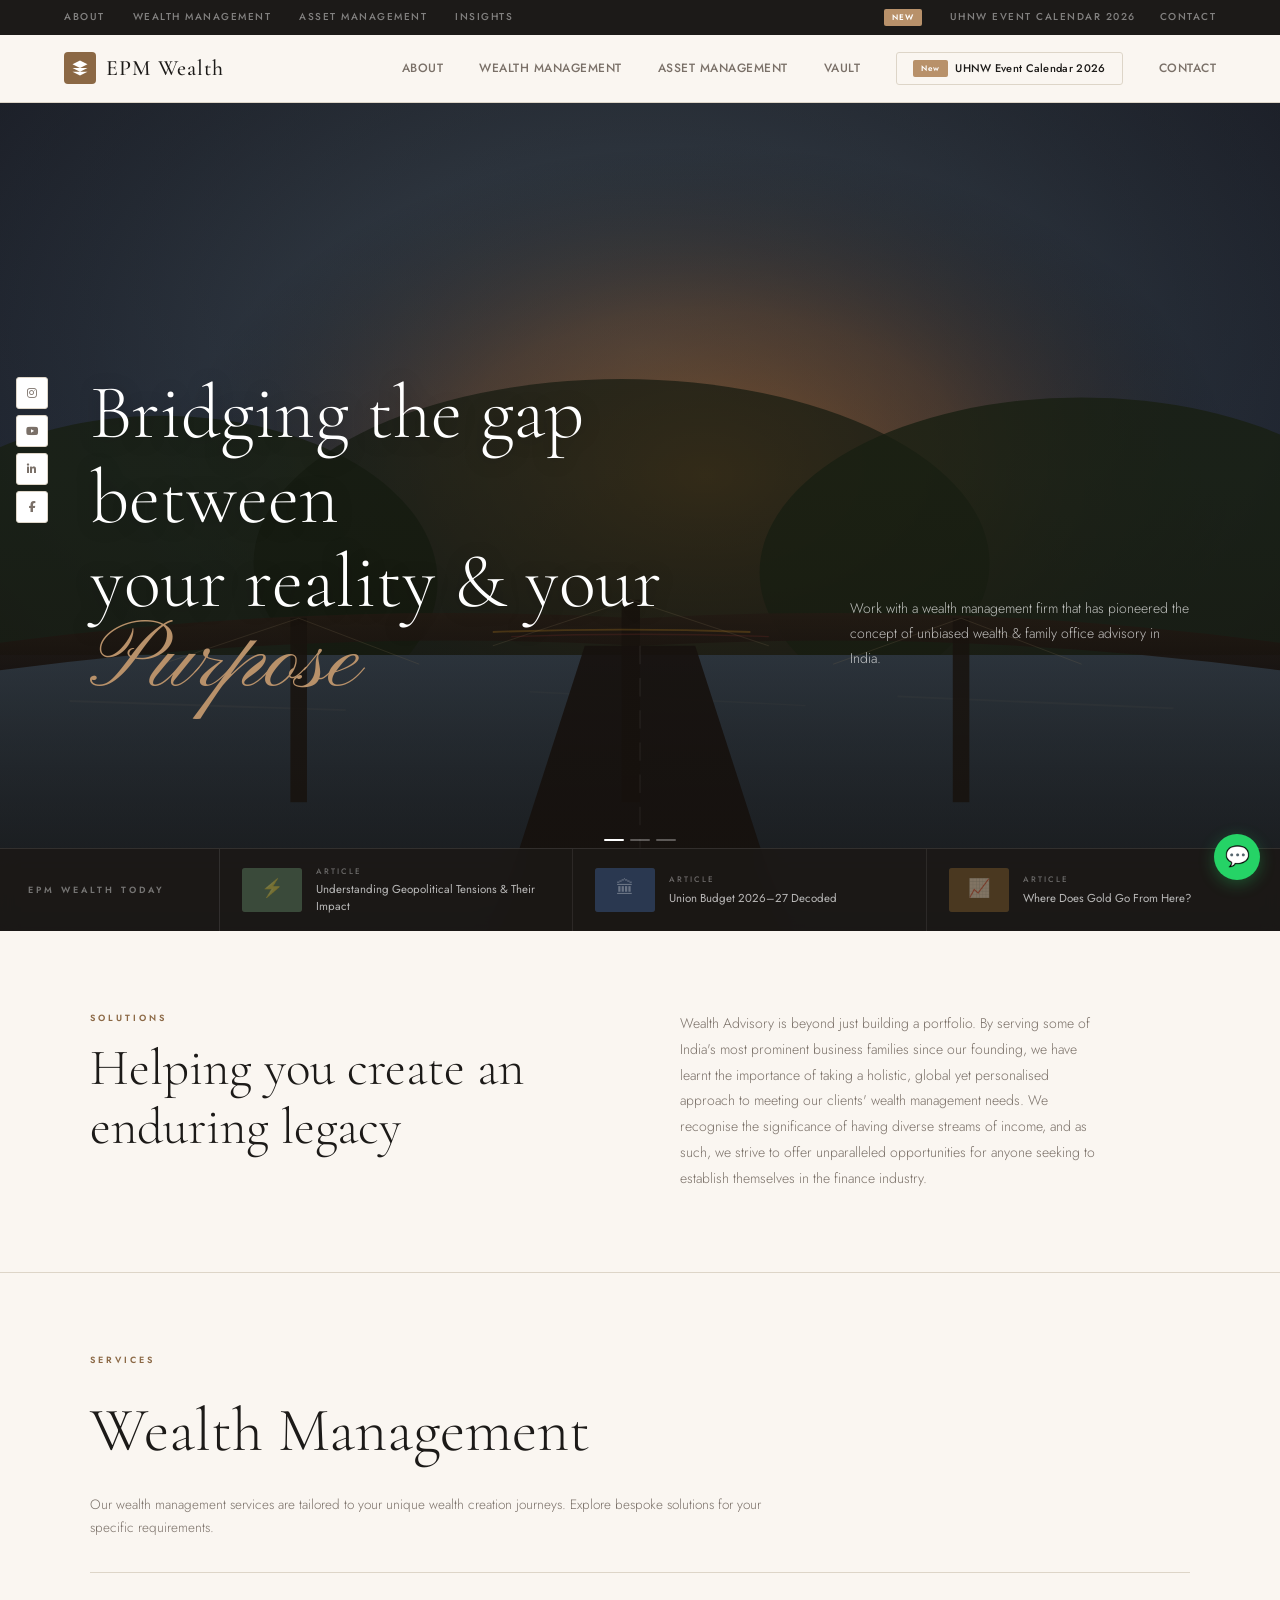
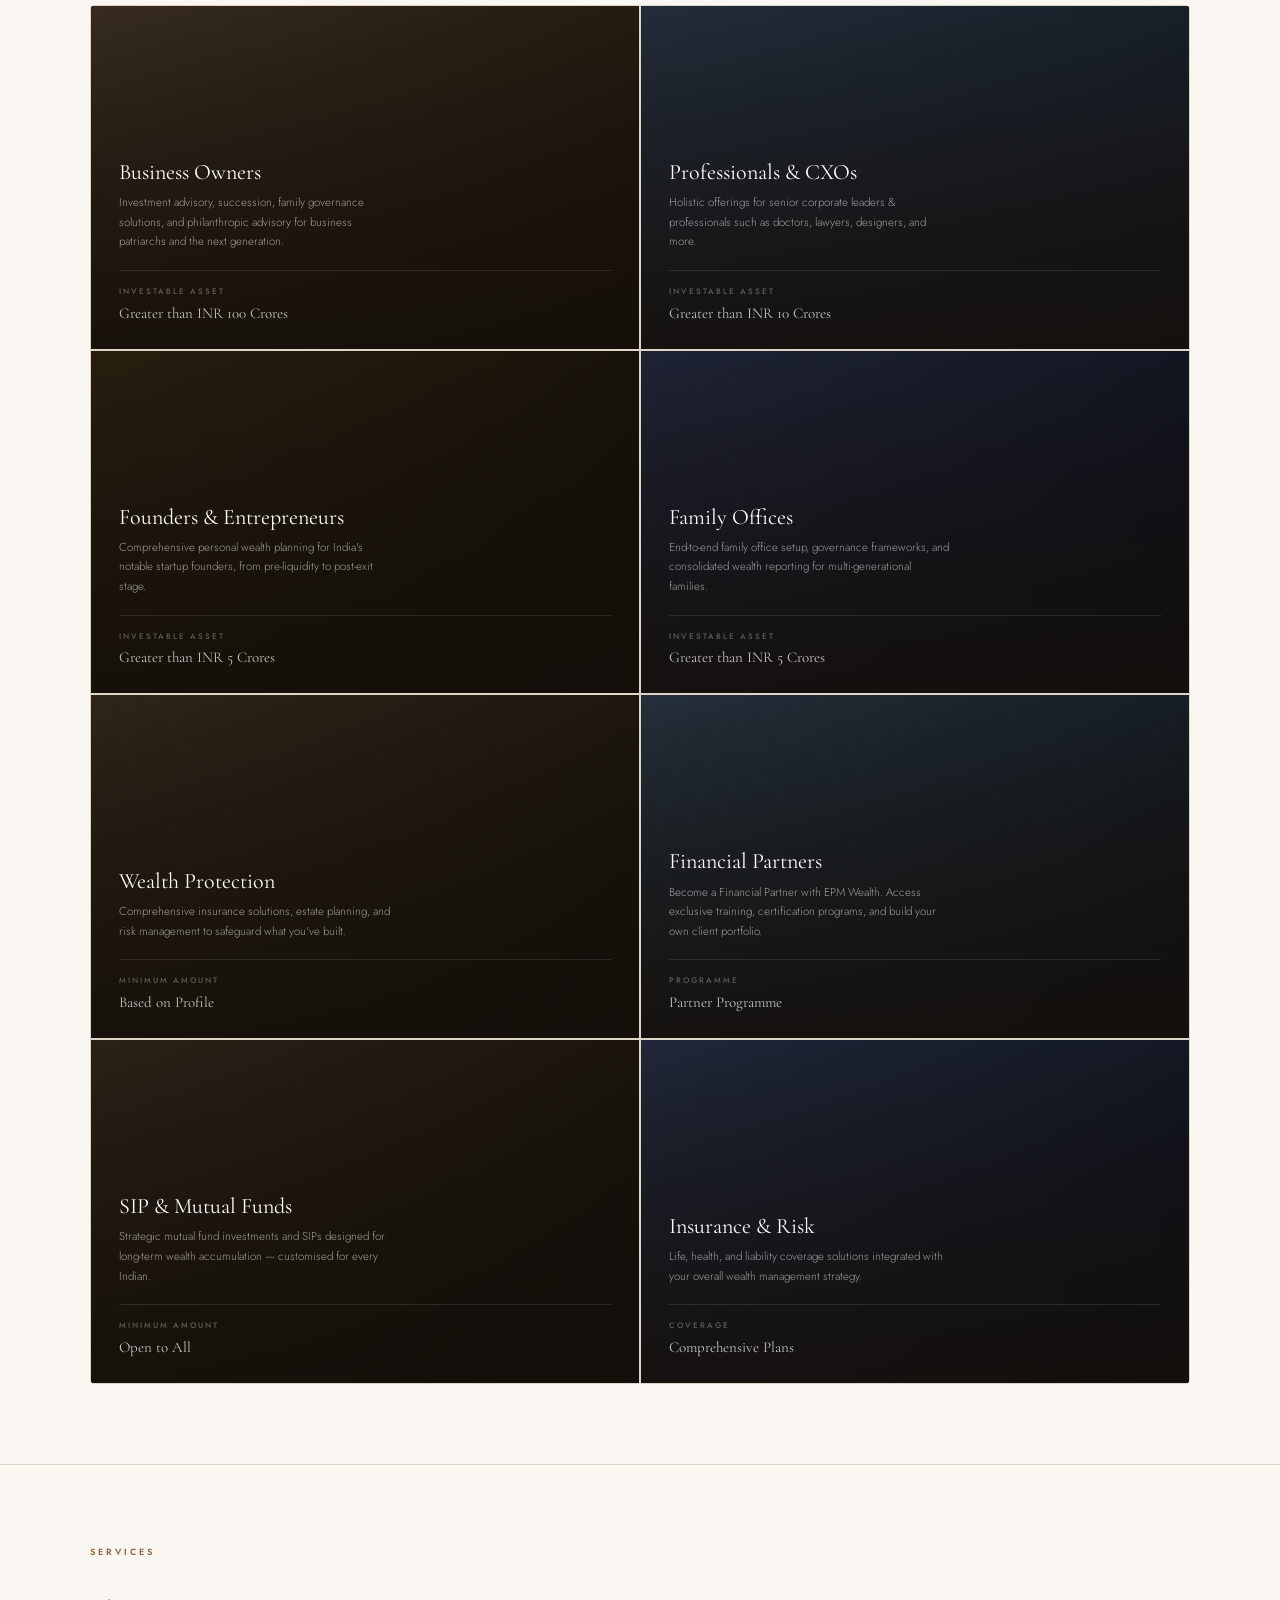
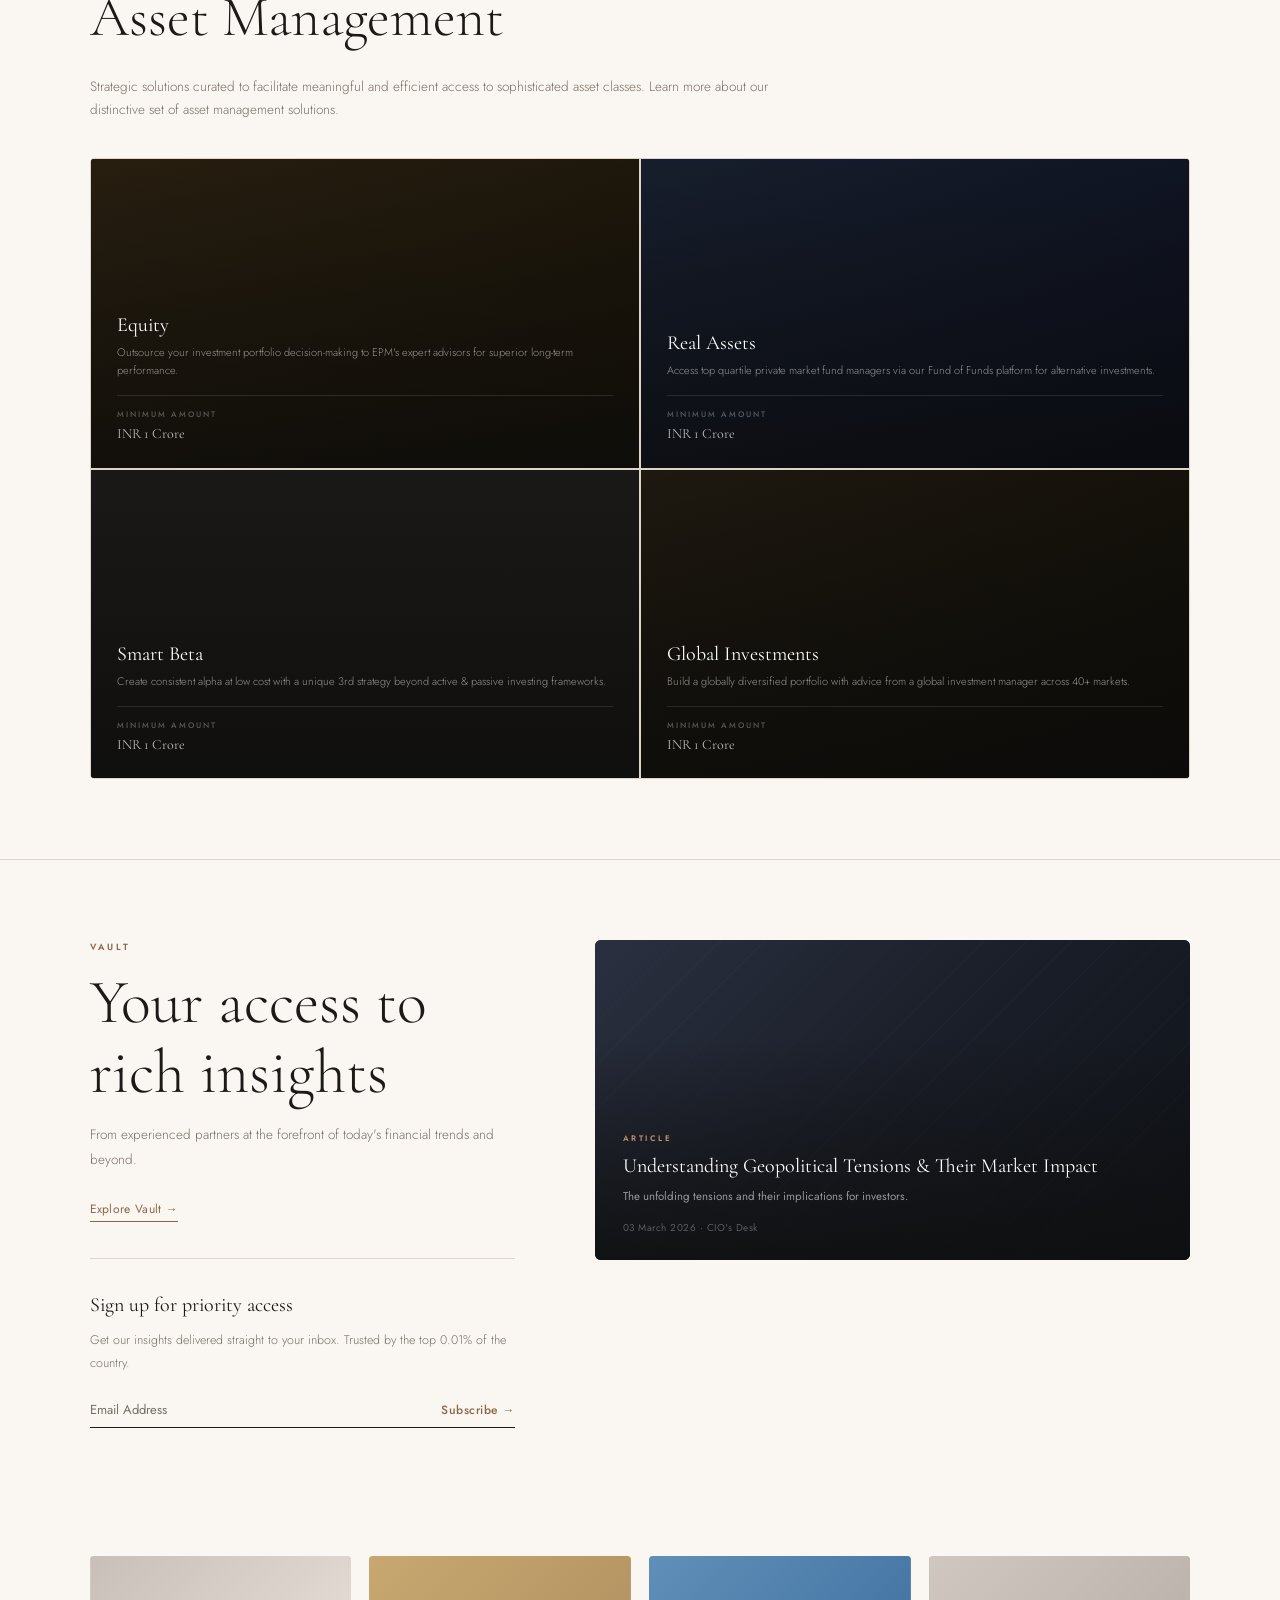
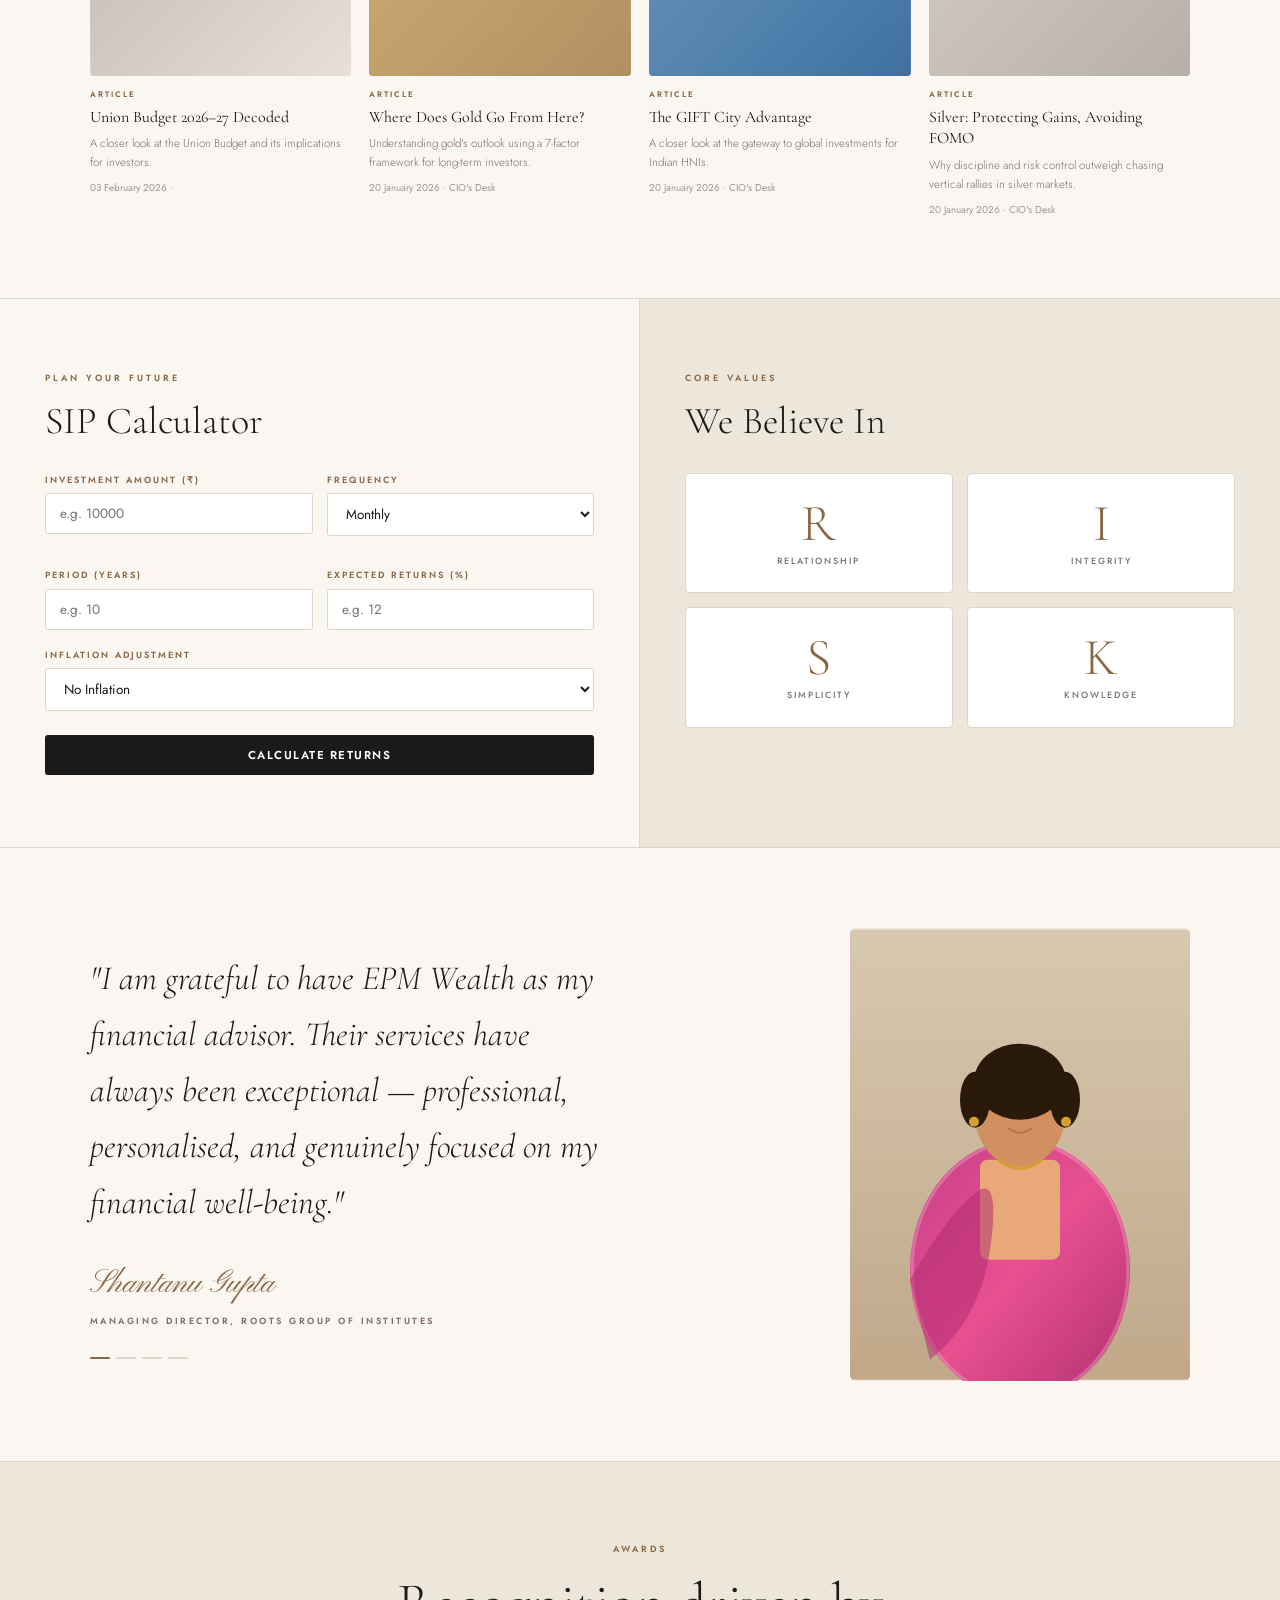
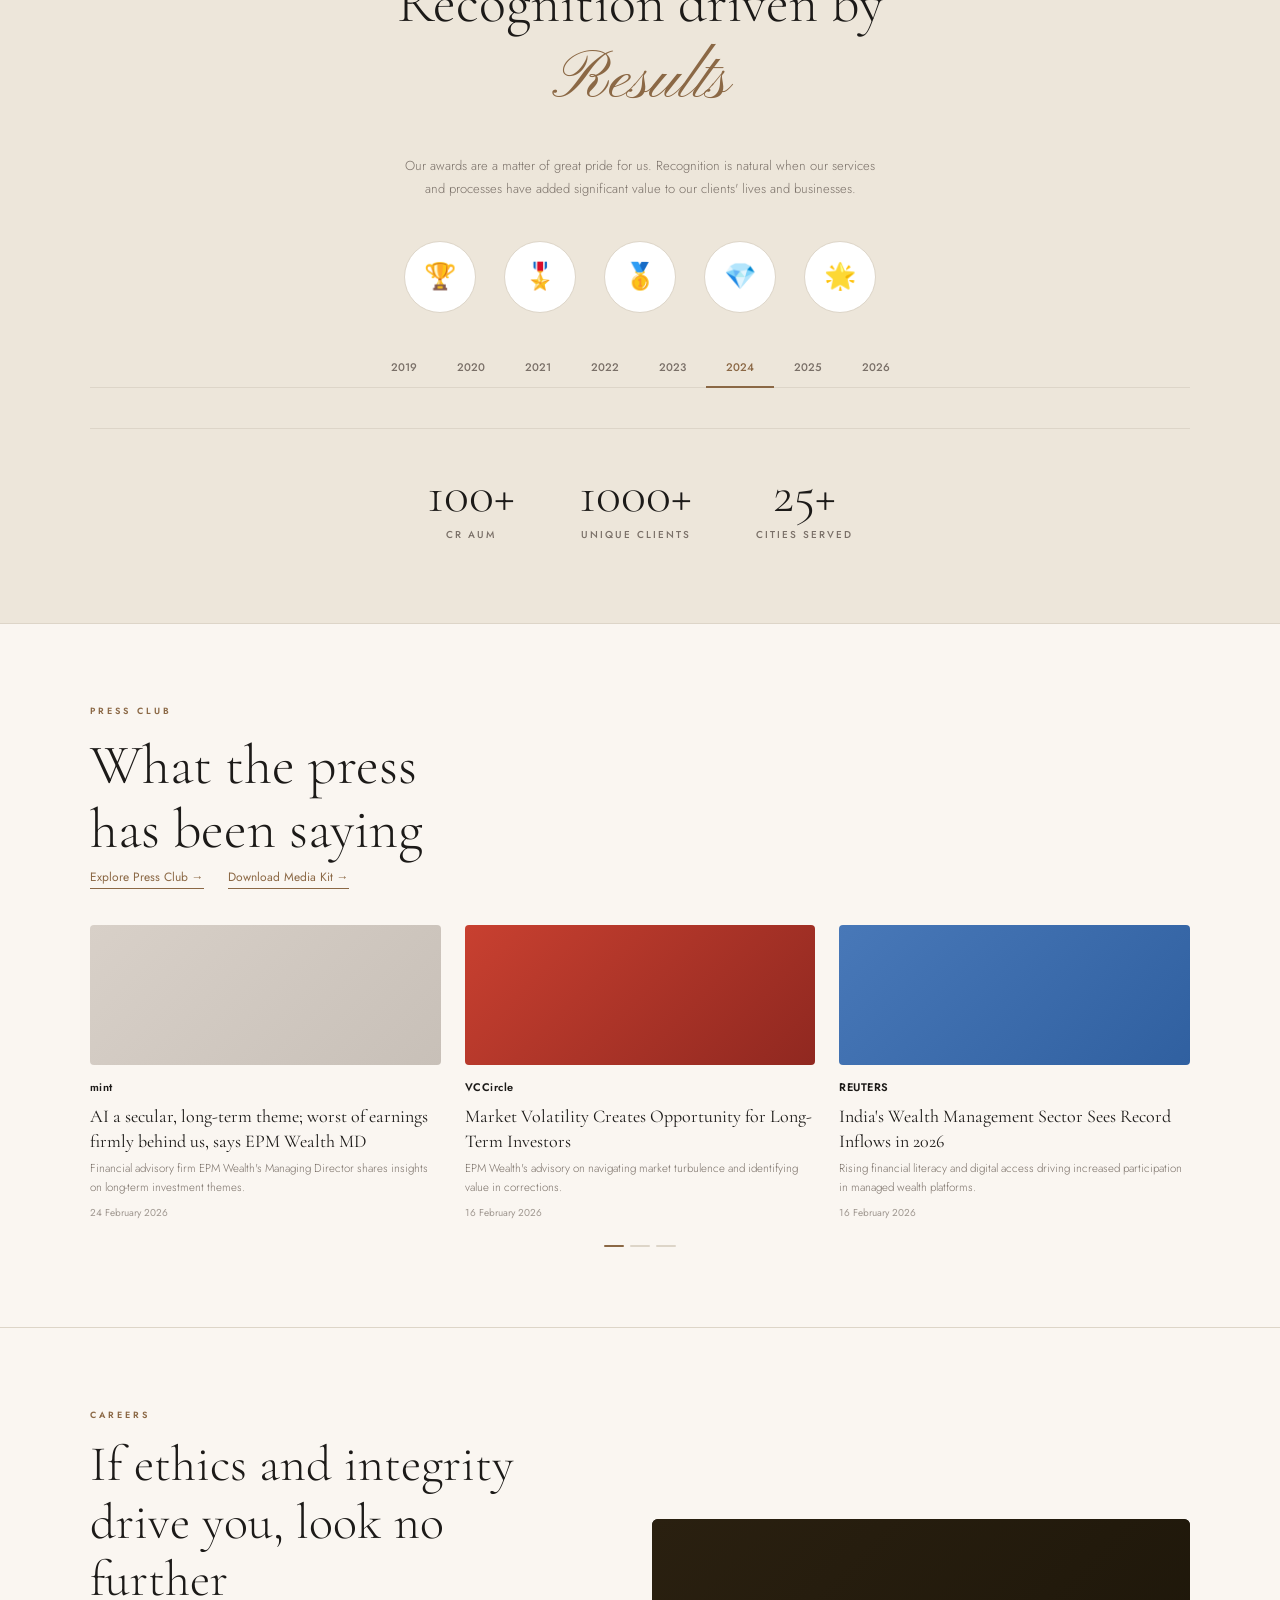
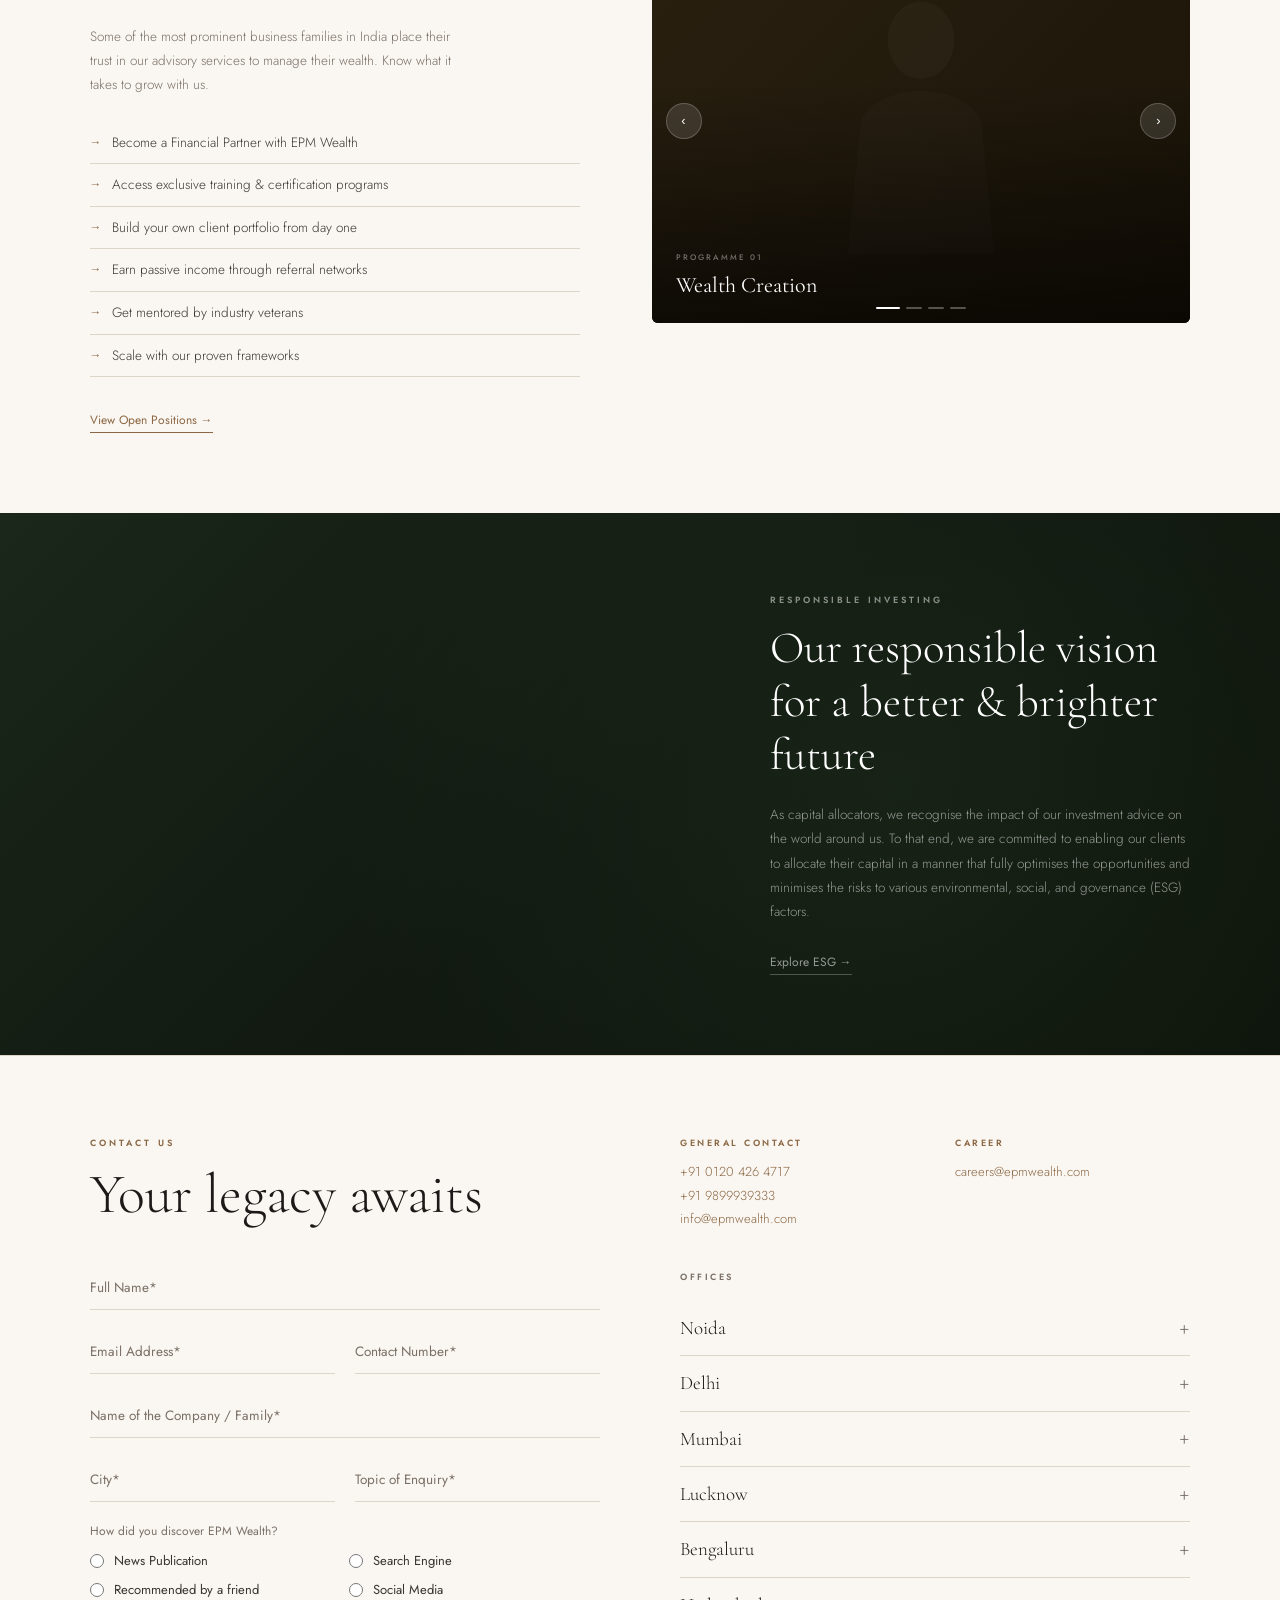
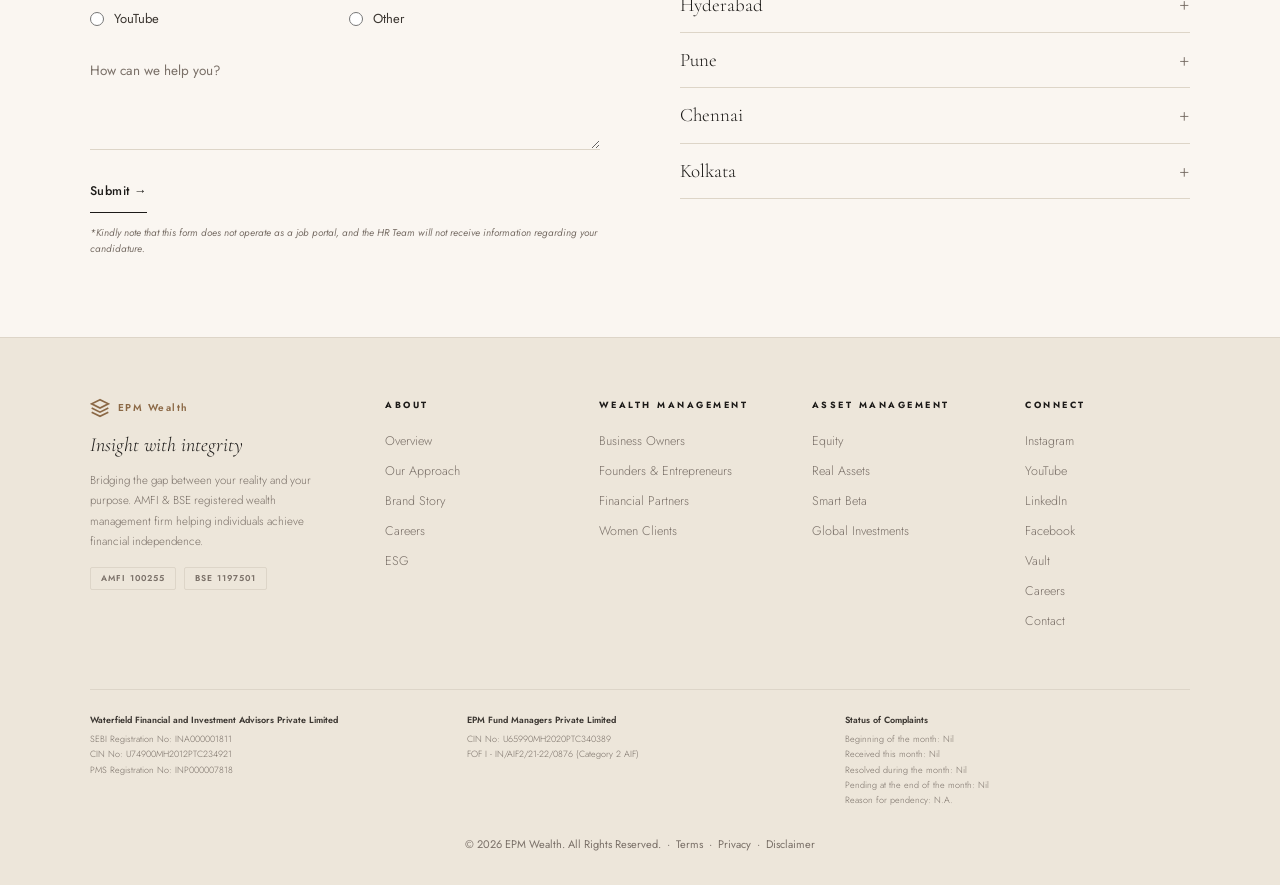
<file: them3.html>
<!DOCTYPE html>
<html lang="en">
<head>
<meta charset="UTF-8"/>
<meta name="viewport" content="width=device-width,initial-scale=1.0"/>
<title>EPM Wealth — Bridging the Gap Between Your Reality & Your Purpose</title>
<link href="https://fonts.googleapis.com/css2?family=Cormorant+Garamond:ital,wght@0,300;0,400;0,500;0,600;1,300;1,400;1,500;1,600&family=Jost:wght@300;400;500;600&family=Pinyon+Script&display=swap" rel="stylesheet"/>
<link rel="stylesheet" href="https://cdnjs.cloudflare.com/ajax/libs/font-awesome/6.5.0/css/all.min.css"/>
<style>
/* ═══════════════════════════════════════
   TOKENS — Waterfield palette
═══════════════════════════════════════ */
:root {
  --cream:   #f5efe6;
  --cream2:  #ede6da;
  --cream3:  #faf6f1;
  --warm:    #8b6845;
  --warm2:   #b8916a;
  --charcoal:#1c1a18;
  --char2:   #2e2b27;
  --navy:    #1d2d3e;
  --text:    #3a3530;
  --muted:   #7a7068;
  --border:  #ddd5c8;
  --white:   #ffffff;
  --script:  'Pinyon Script', cursive;
  --serif:   'Cormorant Garamond', Georgia, serif;
  --sans:    'Jost', sans-serif;
}

*, *::before, *::after { box-sizing: border-box; margin: 0; padding: 0; }
html { font-size: 17px; scroll-behavior: smooth; }
body { font-family: var(--sans); color: var(--text); background: var(--cream3); overflow-x: hidden; line-height: 1.6; }
a { text-decoration: none; color: inherit; }
img { max-width: 100%; }

/* ═══════════════════════════════════════
   TOPBAR
═══════════════════════════════════════ */
.topbar {
  background: var(--charcoal);
  padding: 9px 5%;
  display: flex;
  justify-content: space-between;
  align-items: center;
  font-size: 10px;
  letter-spacing: 1.5px;
  color: rgba(255,255,255,.45);
  text-transform: uppercase;
  font-family: var(--sans);
  font-weight: 500;
}
.topbar a { color: rgba(255,255,255,.45); transition: color .2s; }
.topbar a:hover { color: rgba(255,255,255,.8); }
.topbar-left { display: flex; gap: 28px; }
.topbar-right { display: flex; gap: 24px; align-items: center; }
.topbar-tag {
  background: var(--warm2);
  color: var(--white);
  padding: 2px 8px;
  border-radius: 2px;
  font-size: 8px;
  letter-spacing: 1px;
  font-weight: 600;
  margin-right: 4px;
}

/* ═══════════════════════════════════════
   NAV
═══════════════════════════════════════ */
nav {
  position: sticky;
  top: 0;
  z-index: 500;
  background: rgba(250,246,241,.97);
  backdrop-filter: blur(12px);
  border-bottom: 1px solid var(--border);
  padding: 0 5%;
  height: 68px;
  display: flex;
  align-items: center;
  justify-content: space-between;
}
.nav-logo {
  font-family: var(--serif);
  font-size: 22px;
  font-weight: 500;
  color: var(--charcoal);
  letter-spacing: 1px;
  display: flex;
  align-items: center;
  gap: 10px;
}
.nav-logo-mark {
  width: 32px;
  height: 32px;
  background: var(--warm);
  display: flex;
  align-items: center;
  justify-content: center;
  border-radius: 4px;
}
.nav-logo-mark svg { width: 18px; height: 18px; fill: white; }
.nav-links {
  display: flex;
  align-items: center;
  gap: 36px;
}
.nav-a {
  font-size: 12px;
  font-weight: 500;
  letter-spacing: .5px;
  color: var(--muted);
  text-transform: uppercase;
  transition: color .2s;
  position: relative;
}
.nav-a::after {
  content: '';
  position: absolute;
  bottom: -3px;
  left: 0;
  width: 0;
  height: 1px;
  background: var(--warm);
  transition: width .25s;
}
.nav-a:hover { color: var(--charcoal); }
.nav-a:hover::after { width: 100%; }
.nav-event {
  display: flex;
  align-items: center;
  gap: 7px;
  font-size: 11px;
  font-weight: 500;
  color: var(--charcoal);
  padding: 7px 16px;
  border: 1px solid var(--border);
  border-radius: 3px;
  transition: background .2s;
  letter-spacing: .3px;
}
.nav-event:hover { background: var(--cream2); }
.nav-cta {
  background: var(--charcoal);
  color: var(--white);
  padding: 9px 22px;
  font-size: 11px;
  font-weight: 500;
  letter-spacing: .8px;
  text-transform: uppercase;
  border-radius: 3px;
  transition: background .2s;
}
.nav-cta:hover { background: var(--warm); }

/* ═══════════════════════════════════════
   HERO — full bleed, dark overlay, bridge
═══════════════════════════════════════ */
.hero {
  position: relative;
  min-height: 92vh;
  display: flex;
  flex-direction: column;
  justify-content: flex-end;
  overflow: hidden;
  background: #1a1512;
}
.hero-bg {
  position: absolute;
  inset: 0;
  z-index: 0;
  overflow: hidden;
}
/* Bridge/road SVG scene */
.hero-bg svg {
  width: 100%;
  height: 100%;
  object-fit: cover;
}
.hero-overlay {
  position: absolute;
  inset: 0;
  background: linear-gradient(
    180deg,
    rgba(20,15,10,.35) 0%,
    rgba(20,15,10,.25) 45%,
    rgba(20,15,10,.6) 100%
  );
  z-index: 1;
}
.hero-content {
  position: relative;
  z-index: 2;
  padding: 0 7% 0;
  max-width: 780px;
  margin-bottom: 220px;
}
.hero-h1 {
  font-family: var(--serif);
  font-size: clamp(42px, 6vw, 80px);
  font-weight: 300;
  color: var(--white);
  line-height: 1.1;
  margin-bottom: 0;
  text-shadow: 0 2px 20px rgba(0,0,0,.3);
}
.hero-h1 em {
  font-style: italic;
  color: var(--cream);
  display: block;
}
.hero-script {
  font-family: var(--script);
  font-size: clamp(52px, 7.5vw, 96px);
  color: var(--warm2);
  line-height: 1;
  display: block;
  margin-top: -10px;
}
.hero-sub {
  font-size: 14px;
  color: rgba(255,255,255,.72);
  max-width: 340px;
  line-height: 1.78;
  margin-top: 24px;
  font-weight: 300;
  position: absolute;
  right: 7%;
  bottom: 260px;
  text-align: left;
  z-index: 2;
}

/* Articles strip at bottom of hero */
.hero-articles {
  position: absolute;
  bottom: 0;
  left: 0;
  right: 0;
  z-index: 3;
  display: grid;
  grid-template-columns: 220px 1fr 1fr 1fr;
  background: rgba(28,25,22,.88);
  backdrop-filter: blur(8px);
  border-top: 1px solid rgba(255,255,255,.1);
}
.hero-articles-label {
  padding: 20px 28px;
  display: flex;
  align-items: center;
  border-right: 1px solid rgba(255,255,255,.1);
}
.hero-articles-label span {
  font-size: 9px;
  font-weight: 600;
  letter-spacing: 3px;
  text-transform: uppercase;
  color: rgba(255,255,255,.4);
}
.hero-art {
  display: flex;
  align-items: center;
  gap: 14px;
  padding: 16px 22px;
  border-right: 1px solid rgba(255,255,255,.08);
  transition: background .2s;
  cursor: pointer;
}
.hero-art:last-child { border-right: none; }
.hero-art:hover { background: rgba(255,255,255,.05); }
.hero-art-thumb {
  width: 60px;
  height: 44px;
  border-radius: 3px;
  flex-shrink: 0;
  overflow: hidden;
  background: var(--char2);
}
.hero-art-thumb svg { width: 100%; height: 100%; }
.hero-art-label {
  font-size: 8px;
  letter-spacing: 2px;
  text-transform: uppercase;
  color: rgba(255,255,255,.35);
  margin-bottom: 4px;
  font-weight: 500;
}
.hero-art-title {
  font-size: 11.5px;
  color: rgba(255,255,255,.7);
  line-height: 1.45;
  font-weight: 400;
}
.hero-dots {
  position: absolute;
  bottom: 76px;
  left: 50%;
  transform: translateX(-50%);
  display: flex;
  gap: 6px;
  z-index: 4;
}
.hero-dot {
  width: 20px;
  height: 2px;
  border-radius: 1px;
  background: rgba(255,255,255,.3);
}
.hero-dot.on { background: var(--white); }

/* ═══════════════════════════════════════
   SECTION LABEL
═══════════════════════════════════════ */
.sec-label {
  font-size: 9px;
  font-weight: 600;
  letter-spacing: 3px;
  text-transform: uppercase;
  color: var(--warm);
  margin-bottom: 14px;
}

/* ═══════════════════════════════════════
   SOLUTIONS INTRO
═══════════════════════════════════════ */
.solutions-intro {
  background: var(--cream3);
  padding: 80px 7%;
  display: grid;
  grid-template-columns: 1fr 1fr;
  gap: 80px;
  align-items: start;
  border-bottom: 1px solid var(--border);
}
.sol-left h2 {
  font-family: var(--serif);
  font-size: clamp(32px, 4vw, 52px);
  font-weight: 300;
  color: var(--charcoal);
  line-height: 1.15;
}
.sol-right p {
  font-size: 14px;
  color: var(--muted);
  line-height: 1.85;
  font-weight: 300;
  max-width: 420px;
}

/* ═══════════════════════════════════════
   WEALTH MANAGEMENT SECTION
═══════════════════════════════════════ */
.wm-section {
  background: var(--cream3);
  padding: 80px 7%;
}
.wm-header {
  margin-bottom: 32px;
}
.wm-header h2 {
  font-family: var(--serif);
  font-size: clamp(36px, 5vw, 62px);
  font-weight: 300;
  color: var(--charcoal);
  margin-bottom: 12px;
}
.wm-sub {
  font-size: 13.5px;
  color: var(--muted);
  max-width: 700px;
  line-height: 1.75;
  font-weight: 300;
}
.wm-divider {
  height: 1px;
  background: var(--border);
  margin: 32px 0;
}
.wm-grid {
  display: grid;
  grid-template-columns: 1fr 1fr;
  gap: 2px;
  background: var(--border);
  border: 1px solid var(--border);
  border-radius: 4px;
  overflow: hidden;
}
.wm-card {
  position: relative;
  background: var(--charcoal);
  overflow: hidden;
  cursor: pointer;
  aspect-ratio: 16/10;
  display: flex;
  flex-direction: column;
  justify-content: flex-end;
  transition: filter .3s;
}
.wm-card::before {
  content: '';
  position: absolute;
  inset: 0;
  background: linear-gradient(
    180deg,
    rgba(20,15,10,.1) 0%,
    rgba(20,15,10,.65) 70%,
    rgba(20,15,10,.85) 100%
  );
  z-index: 1;
  transition: opacity .3s;
}
.wm-card:hover::before { opacity: .8; }
.wm-card-bg {
  position: absolute;
  inset: 0;
  background-size: cover;
  background-position: center;
  transition: transform .4s ease;
}
.wm-card:hover .wm-card-bg { transform: scale(1.04); }
/* Card background colors as fallback */
.wm-card:nth-child(1) .wm-card-bg { background-color: #2c2418; background-image: linear-gradient(135deg, #3a2e20 0%, #1a1208 100%); }
.wm-card:nth-child(2) .wm-card-bg { background-color: #1e2a38; background-image: linear-gradient(135deg, #243040 0%, #121820 100%); }
.wm-card:nth-child(3) .wm-card-bg { background-color: #1e1810; background-image: linear-gradient(135deg, #2a2010 0%, #0e0c06 100%); }
.wm-card:nth-child(4) .wm-card-bg { background-color: #1a1e2c; background-image: linear-gradient(135deg, #20263a 0%, #0a0e18 100%); }
.wm-card:nth-child(5) .wm-card-bg { background-color: #251f18; background-image: linear-gradient(135deg, #32281a 0%, #110e08 100%); }
.wm-card:nth-child(6) .wm-card-bg { background-color: #1c2830; background-image: linear-gradient(135deg, #253340 0%, #0e1318 100%); }
.wm-card:nth-child(7) .wm-card-bg { background-color: #221c14; background-image: linear-gradient(135deg, #2e2418 0%, #0f0c08 100%); }
.wm-card:nth-child(8) .wm-card-bg { background-color: #1a2030; background-image: linear-gradient(135deg, #222a3e 0%, #0a0e18 100%); }
.wm-card-body {
  position: relative;
  z-index: 2;
  padding: 24px 28px;
}
.wm-card-title {
  font-family: var(--serif);
  font-size: 22px;
  font-weight: 400;
  color: var(--white);
  line-height: 1.2;
  margin-bottom: 8px;
}
.wm-card-desc {
  font-size: 11.5px;
  color: rgba(255,255,255,.58);
  line-height: 1.7;
  font-weight: 300;
  max-width: 280px;
}
.wm-card-meta {
  margin-top: 18px;
  padding-top: 14px;
  border-top: 1px solid rgba(255,255,255,.1);
}
.wm-card-meta-label {
  font-size: 8px;
  letter-spacing: 2px;
  text-transform: uppercase;
  color: rgba(255,255,255,.3);
  margin-bottom: 3px;
  font-weight: 500;
}
.wm-card-meta-val {
  font-family: var(--serif);
  font-size: 15px;
  color: rgba(255,255,255,.75);
  font-weight: 400;
}

/* ═══════════════════════════════════════
   ASSET MANAGEMENT
═══════════════════════════════════════ */
.am-section {
  background: var(--cream3);
  padding: 80px 7%;
  border-top: 1px solid var(--border);
}
.am-header h2 {
  font-family: var(--serif);
  font-size: clamp(34px, 4.5vw, 56px);
  font-weight: 300;
  color: var(--charcoal);
  margin-bottom: 12px;
}
.am-sub {
  font-size: 13.5px;
  color: var(--muted);
  max-width: 680px;
  line-height: 1.75;
  font-weight: 300;
  margin-bottom: 36px;
}
.am-grid {
  display: grid;
  grid-template-columns: 1fr 1fr;
  gap: 2px;
  background: var(--border);
  border: 1px solid var(--border);
  border-radius: 4px;
  overflow: hidden;
}
.am-card {
  position: relative;
  background: var(--charcoal);
  overflow: hidden;
  cursor: pointer;
  aspect-ratio: 16/9;
  display: flex;
  flex-direction: column;
  justify-content: flex-end;
}
.am-card::before {
  content: '';
  position: absolute;
  inset: 0;
  background: linear-gradient(180deg, rgba(10,10,10,.08) 0%, rgba(10,10,10,.7) 100%);
  z-index: 1;
  transition: opacity .3s;
}
.am-card:hover::before { opacity: .85; }
.am-card-bg {
  position: absolute;
  inset: 0;
  background-size: cover;
  background-position: center;
  transition: transform .4s;
}
.am-card:hover .am-card-bg { transform: scale(1.04); }
.am-card:nth-child(1) .am-card-bg { background-image: linear-gradient(135deg, #2a2010 0%, #1a1408 100%); }
.am-card:nth-child(2) .am-card-bg { background-image: linear-gradient(135deg, #182030 0%, #0c1020 100%); }
.am-card:nth-child(3) .am-card-bg { background-image: linear-gradient(135deg, #1c2430 0%, #101418 100%); }
.am-card:nth-child(4) .am-card-bg { background-image: linear-gradient(135deg, #201a10 0%, #100e08 100%); }
.am-card-body {
  position: relative;
  z-index: 2;
  padding: 22px 26px;
}
.am-card-title {
  font-family: var(--serif);
  font-size: 20px;
  font-weight: 400;
  color: var(--white);
  line-height: 1.2;
  margin-bottom: 6px;
}
.am-card-desc {
  font-size: 11px;
  color: rgba(255,255,255,.55);
  line-height: 1.65;
  font-weight: 300;
}
.am-card-meta {
  margin-top: 16px;
  padding-top: 12px;
  border-top: 1px solid rgba(255,255,255,.1);
}
.am-card-meta-label {
  font-size: 8px;
  letter-spacing: 2px;
  text-transform: uppercase;
  color: rgba(255,255,255,.3);
  font-weight: 500;
  margin-bottom: 2px;
}
.am-card-meta-val {
  font-family: var(--serif);
  font-size: 14px;
  color: rgba(255,255,255,.72);
}

/* ═══════════════════════════════════════
   INSIGHTS / VAULT
═══════════════════════════════════════ */
.vault-section {
  background: var(--cream3);
  padding: 80px 7%;
  border-top: 1px solid var(--border);
  display: grid;
  grid-template-columns: 1fr 1.4fr;
  gap: 80px;
  align-items: start;
}
.vault-left h2 {
  font-family: var(--serif);
  font-size: clamp(36px, 5vw, 62px);
  font-weight: 300;
  color: var(--charcoal);
  line-height: 1.12;
  margin-bottom: 16px;
}
.vault-left p {
  font-size: 13.5px;
  color: var(--muted);
  line-height: 1.8;
  margin-bottom: 22px;
  font-weight: 300;
}
.vault-link {
  font-size: 12px;
  color: var(--warm);
  border-bottom: 1px solid var(--warm);
  padding-bottom: 2px;
  font-weight: 400;
  letter-spacing: .3px;
  display: inline-flex;
  align-items: center;
  gap: 6px;
  transition: gap .2s;
}
.vault-link:hover { gap: 10px; }
.vault-signup {
  margin-top: 36px;
  padding-top: 30px;
  border-top: 1px solid var(--border);
}
.vault-signup h4 {
  font-family: var(--serif);
  font-size: 20px;
  font-weight: 400;
  color: var(--charcoal);
  margin-bottom: 8px;
}
.vault-signup p {
  font-size: 12.5px;
  color: var(--muted);
  margin-bottom: 18px;
}
.vault-form {
  display: flex;
  gap: 0;
  border-bottom: 1.5px solid var(--charcoal);
  align-items: center;
}
.vault-form input {
  flex: 1;
  border: none;
  background: transparent;
  padding: 8px 12px 8px 0;
  font-size: 13px;
  font-family: var(--sans);
  color: var(--charcoal);
  outline: none;
}
.vault-form input::placeholder { color: var(--muted); }
.vault-form button {
  background: none;
  border: none;
  cursor: pointer;
  font-size: 12px;
  color: var(--warm);
  font-family: var(--sans);
  font-weight: 500;
  letter-spacing: .5px;
  padding: 8px 0;
  display: flex;
  align-items: center;
  gap: 6px;
  transition: gap .2s;
}
.vault-form button:hover { gap: 10px; }

/* Featured article card */
.vault-right {}
.vault-featured {
  background: var(--charcoal);
  border-radius: 6px;
  overflow: hidden;
  position: relative;
  height: 320px;
  display: flex;
  flex-direction: column;
  justify-content: flex-end;
  cursor: pointer;
}
.vault-featured-bg {
  position: absolute;
  inset: 0;
  background: linear-gradient(135deg, #2a3040 0%, #1a1e28 50%, #0e1218 100%);
}
/* Decorative lines for background */
.vault-featured-bg::after {
  content: '';
  position: absolute;
  inset: 0;
  background: repeating-linear-gradient(
    -45deg,
    transparent,
    transparent 30px,
    rgba(255,255,255,.015) 30px,
    rgba(255,255,255,.015) 31px
  );
}
.vault-featured::before {
  content: '';
  position: absolute;
  inset: 0;
  background: linear-gradient(180deg, transparent 30%, rgba(15,15,15,.85) 100%);
  z-index: 1;
}
.vault-featured-body {
  position: relative;
  z-index: 2;
  padding: 24px 28px;
}
.vault-featured-tag {
  font-size: 8px;
  letter-spacing: 2.5px;
  text-transform: uppercase;
  color: var(--warm2);
  font-weight: 600;
  margin-bottom: 8px;
}
.vault-featured-title {
  font-family: var(--serif);
  font-size: 20px;
  color: var(--white);
  font-weight: 400;
  line-height: 1.3;
  margin-bottom: 8px;
}
.vault-featured-desc {
  font-size: 11.5px;
  color: rgba(255,255,255,.55);
  line-height: 1.65;
}
.vault-featured-date {
  font-size: 10px;
  color: rgba(255,255,255,.3);
  margin-top: 14px;
  letter-spacing: .5px;
}

/* Article grid */
.vault-articles {
  display: grid;
  grid-template-columns: repeat(4, 1fr);
  gap: 18px;
  margin-top: 48px;
  grid-column: 1 / -1;
}
.vault-art-card {
  cursor: pointer;
}
.vault-art-thumb {
  width: 100%;
  height: 120px;
  border-radius: 4px;
  overflow: hidden;
  margin-bottom: 12px;
  background: var(--cream2);
}
.vault-art-thumb-inner {
  width: 100%;
  height: 100%;
  background-size: cover;
  background-position: center;
  transition: transform .3s;
}
.vault-art-card:hover .vault-art-thumb-inner { transform: scale(1.04); }
.vault-art-thumb:nth-child(1) .vault-art-thumb-inner { background-color: #d8cfc6; }
.va1 { background-image: linear-gradient(135deg, #c8bfb8 0%, #e8e0d8 100%); }
.va2 { background-image: linear-gradient(135deg, #c8a870 0%, #b09060 100%); }
.va3 { background-image: linear-gradient(135deg, #6090b8 0%, #4070a0 100%); }
.va4 { background-image: linear-gradient(135deg, #d0c8c0 0%, #b8b0a8 100%); }
.vault-art-label {
  font-size: 8px;
  letter-spacing: 2px;
  text-transform: uppercase;
  color: var(--warm);
  font-weight: 600;
  margin-bottom: 6px;
}
.vault-art-title {
  font-family: var(--serif);
  font-size: 16px;
  color: var(--charcoal);
  font-weight: 400;
  line-height: 1.35;
  margin-bottom: 6px;
}
.vault-art-desc {
  font-size: 11.5px;
  color: var(--muted);
  line-height: 1.65;
  font-weight: 300;
}
.vault-art-date {
  font-size: 10px;
  color: var(--muted);
  margin-top: 8px;
  opacity: .7;
}

/* ═══════════════════════════════════════
   SIP CALC + CORE VALUES (2-col split)
═══════════════════════════════════════ */
.sip-values-section {
  display: grid;
  grid-template-columns: 1fr 1fr;
  border-top: 1px solid var(--border);
}
.sip-col {
  padding: 72px 7%;
  background: var(--cream3);
  border-right: 1px solid var(--border);
}
.values-col {
  padding: 72px 7%;
  background: var(--cream2);
}
.sip-col h3, .values-col h3 {
  font-family: var(--serif);
  font-size: clamp(26px, 3vw, 38px);
  font-weight: 300;
  color: var(--charcoal);
  margin-bottom: 28px;
  line-height: 1.2;
}
.sip-field {
  margin-bottom: 18px;
}
.sip-label {
  display: block;
  font-size: 9px;
  font-weight: 600;
  letter-spacing: 2px;
  text-transform: uppercase;
  color: var(--warm);
  margin-bottom: 6px;
}
.sip-input {
  width: 100%;
  padding: 10px 14px;
  border: 1px solid var(--border);
  background: var(--white);
  border-radius: 3px;
  font-family: var(--sans);
  font-size: 13.5px;
  color: var(--charcoal);
  outline: none;
  transition: border-color .2s;
}
.sip-input:focus { border-color: var(--warm); }
.sip-grid2 { display: grid; grid-template-columns: 1fr 1fr; gap: 14px; }
.sip-btn {
  width: 100%;
  padding: 12px;
  background: var(--charcoal);
  color: var(--white);
  border: none;
  border-radius: 3px;
  font-family: var(--sans);
  font-size: 11.5px;
  font-weight: 600;
  letter-spacing: 1.5px;
  text-transform: uppercase;
  cursor: pointer;
  margin-top: 6px;
  transition: background .2s;
}
.sip-btn:hover { background: var(--warm); }
.sip-result {
  display: none;
  grid-template-columns: repeat(3,1fr);
  gap: 2px;
  margin-top: 20px;
  background: var(--border);
  border-radius: 4px;
  overflow: hidden;
}
.sip-result.show { display: grid; }
.sip-res-cell {
  background: var(--charcoal);
  padding: 18px 14px;
  text-align: center;
}
.sip-res-num {
  font-family: var(--serif);
  font-size: 22px;
  font-weight: 300;
  color: var(--warm2);
}
.sip-res-lbl {
  font-size: 8px;
  letter-spacing: 1.5px;
  text-transform: uppercase;
  color: rgba(255,255,255,.35);
  margin-top: 4px;
}

/* RISK letters */
.risk-row {
  display: grid;
  grid-template-columns: repeat(2, 1fr);
  gap: 14px;
  margin-top: 8px;
}
.risk-item {
  border: 1px solid var(--border);
  border-radius: 4px;
  padding: 24px 18px;
  text-align: center;
  background: var(--white);
  transition: border-color .2s, background .2s;
}
.risk-item:hover { border-color: var(--warm); background: var(--cream3); }
.risk-letter {
  font-family: var(--serif);
  font-size: 52px;
  font-weight: 300;
  color: var(--warm);
  line-height: 1;
}
.risk-word {
  font-size: 9px;
  letter-spacing: 2px;
  text-transform: uppercase;
  color: var(--muted);
  margin-top: 4px;
  font-weight: 500;
}

/* ═══════════════════════════════════════
   TESTIMONIAL
═══════════════════════════════════════ */
.testi-section {
  background: var(--cream3);
  padding: 80px 7%;
  border-top: 1px solid var(--border);
  display: grid;
  grid-template-columns: 1fr 1fr;
  gap: 80px;
  align-items: center;
}
.testi-quote {
  font-family: var(--serif);
  font-size: clamp(22px, 2.8vw, 34px);
  font-weight: 300;
  font-style: italic;
  color: var(--charcoal);
  line-height: 1.65;
  margin-bottom: 28px;
}
.testi-attr {
  font-family: var(--script);
  font-size: 32px;
  color: var(--warm);
  display: block;
  margin-bottom: 4px;
}
.testi-role {
  font-size: 9px;
  letter-spacing: 2.5px;
  text-transform: uppercase;
  color: var(--muted);
  font-weight: 600;
}
.testi-portrait {
  width: 100%;
  max-width: 340px;
  aspect-ratio: 3/4;
  border-radius: 6px;
  overflow: hidden;
  margin-left: auto;
  background: var(--cream2);
  display: flex;
  align-items: center;
  justify-content: center;
}
.testi-portrait svg { width: 100%; height: 100%; }

/* Testi dots */
.testi-dots {
  display: flex;
  gap: 6px;
  margin-top: 28px;
}
.t-dot { width: 20px; height: 2px; background: var(--border); border: none; cursor: pointer; transition: background .2s; border-radius: 1px; }
.t-dot.on { background: var(--warm); }

/* ═══════════════════════════════════════
   RECOGNITION
═══════════════════════════════════════ */
.recognition-section {
  background: var(--cream2);
  padding: 80px 7%;
  border-top: 1px solid var(--border);
  text-align: center;
}
.recognition-section h2 {
  font-family: var(--serif);
  font-size: clamp(34px, 4.5vw, 56px);
  font-weight: 300;
  color: var(--charcoal);
  line-height: 1.15;
}
.recognition-script {
  font-family: var(--script);
  font-size: clamp(40px, 5.5vw, 68px);
  color: var(--warm);
  display: block;
  margin-top: -8px;
}
.recognition-sub {
  font-size: 13px;
  color: var(--muted);
  max-width: 480px;
  margin: 18px auto;
  line-height: 1.8;
  font-weight: 300;
}
.recognition-stats {
  display: flex;
  justify-content: center;
  gap: 64px;
  margin-top: 40px;
  padding-top: 40px;
  border-top: 1px solid var(--border);
}
.rec-stat-num {
  font-family: var(--serif);
  font-size: 52px;
  font-weight: 300;
  color: var(--charcoal);
  line-height: 1;
}
.rec-stat-label {
  font-size: 10px;
  letter-spacing: 2px;
  text-transform: uppercase;
  color: var(--muted);
  margin-top: 6px;
  font-weight: 500;
}
.award-icons {
  display: flex;
  justify-content: center;
  gap: 28px;
  margin-top: 40px;
  flex-wrap: wrap;
}
.award-icon {
  width: 72px;
  height: 72px;
  border: 1px solid var(--border);
  border-radius: 50%;
  display: flex;
  align-items: center;
  justify-content: center;
  background: var(--white);
  font-size: 26px;
  transition: border-color .2s, box-shadow .2s;
}
.award-icon:hover { border-color: var(--warm); box-shadow: 0 4px 18px rgba(139,104,69,.15); }

/* Year tabs */
.year-tabs {
  display: flex;
  justify-content: center;
  gap: 0;
  margin-top: 36px;
  border-bottom: 1px solid var(--border);
}
.year-tab {
  padding: 10px 20px;
  font-size: 11px;
  font-weight: 500;
  color: var(--muted);
  cursor: pointer;
  border-bottom: 2px solid transparent;
  margin-bottom: -1px;
  transition: color .2s, border-color .2s;
}
.year-tab.on { color: var(--warm); border-bottom-color: var(--warm); }

/* ═══════════════════════════════════════
   PRESS
═══════════════════════════════════════ */
.press-section {
  background: var(--cream3);
  padding: 80px 7%;
  border-top: 1px solid var(--border);
}
.press-section h2 {
  font-family: var(--serif);
  font-size: clamp(34px, 4.5vw, 56px);
  font-weight: 300;
  color: var(--charcoal);
  margin-bottom: 6px;
  line-height: 1.15;
}
.press-links {
  display: flex;
  gap: 24px;
  margin-bottom: 36px;
}
.press-links a {
  font-size: 12px;
  color: var(--warm);
  border-bottom: 1px solid var(--warm);
  padding-bottom: 1px;
  display: inline-flex;
  align-items: center;
  gap: 5px;
  font-weight: 400;
  transition: gap .2s;
}
.press-links a:hover { gap: 9px; }
.press-grid {
  display: grid;
  grid-template-columns: repeat(3, 1fr);
  gap: 24px;
  margin-bottom: 24px;
}
.press-card {
  cursor: pointer;
}
.press-thumb {
  width: 100%;
  height: 140px;
  border-radius: 4px;
  overflow: hidden;
  margin-bottom: 14px;
}
.press-thumb-inner {
  width: 100%;
  height: 100%;
  transition: transform .3s;
}
.press-card:hover .press-thumb-inner { transform: scale(1.04); }
.pt1 { background: linear-gradient(135deg, #d8d0c8 0%, #c8c0b8 100%); }
.pt2 { background: linear-gradient(135deg, #c84030 0%, #902820 100%); }
.pt3 { background: linear-gradient(135deg, #4878b8 0%, #3060a0 100%); }
.press-source {
  display: flex;
  align-items: center;
  gap: 8px;
  margin-bottom: 8px;
}
.press-source-name {
  font-size: 11px;
  font-weight: 600;
  letter-spacing: .5px;
  color: var(--charcoal);
  font-family: var(--sans);
}
.press-title {
  font-family: var(--serif);
  font-size: 18px;
  color: var(--charcoal);
  font-weight: 400;
  line-height: 1.35;
  margin-bottom: 6px;
}
.press-desc {
  font-size: 11.5px;
  color: var(--muted);
  line-height: 1.65;
  font-weight: 300;
}
.press-date {
  font-size: 10px;
  color: var(--muted);
  margin-top: 8px;
  opacity: .7;
}
.press-dots {
  display: flex;
  justify-content: center;
  gap: 6px;
  margin-top: 24px;
}

/* ═══════════════════════════════════════
   CAREERS
═══════════════════════════════════════ */
.careers-section {
  background: var(--cream3);
  padding: 80px 7%;
  border-top: 1px solid var(--border);
  display: grid;
  grid-template-columns: 1fr 1.1fr;
  gap: 72px;
  align-items: center;
}
.careers-left {}
.careers-left h2 {
  font-family: var(--serif);
  font-size: clamp(32px, 4vw, 50px);
  font-weight: 300;
  color: var(--charcoal);
  line-height: 1.15;
  margin-bottom: 16px;
}
.careers-left p {
  font-size: 13.5px;
  color: var(--muted);
  line-height: 1.8;
  font-weight: 300;
  max-width: 380px;
  margin-bottom: 24px;
}
.careers-list {
  list-style: none;
  margin-bottom: 28px;
}
.careers-list li {
  padding: 10px 0;
  border-bottom: 1px solid var(--border);
  font-size: 13.5px;
  color: var(--text);
  display: flex;
  align-items: flex-start;
  gap: 10px;
  font-weight: 300;
}
.careers-list li::before {
  content: '→';
  color: var(--warm);
  flex-shrink: 0;
  margin-top: 1px;
  font-size: 12px;
}
.careers-cta {
  font-size: 12px;
  color: var(--warm);
  border-bottom: 1px solid var(--warm);
  padding-bottom: 2px;
  display: inline-flex;
  align-items: center;
  gap: 6px;
  font-weight: 400;
  transition: gap .2s;
}
.careers-cta:hover { gap: 10px; }

/* Image slider */
.careers-slider {
  position: relative;
  overflow: hidden;
  border-radius: 6px;
  aspect-ratio: 4/3;
  background: var(--charcoal);
}
.slider-track {
  display: flex;
  height: 100%;
  transition: transform .5s cubic-bezier(.4,0,.2,1);
}
.slide {
  flex: 0 0 100%;
  height: 100%;
  position: relative;
  display: flex;
  flex-direction: column;
  justify-content: flex-end;
}
/* Slide backgrounds */
.slide:nth-child(1) { background: linear-gradient(135deg, #2a2010 0%, #1a1408 100%); }
.slide:nth-child(2) { background: linear-gradient(135deg, #182030 0%, #0c1020 100%); }
.slide:nth-child(3) { background: linear-gradient(135deg, #1c2430 0%, #101418 100%); }
.slide:nth-child(4) { background: linear-gradient(135deg, #201a10 0%, #100e08 100%); }
/* Decorative overlay pattern */
.slide::before {
  content: '';
  position: absolute;
  inset: 0;
  background: linear-gradient(180deg, transparent 40%, rgba(0,0,0,.6) 100%);
  z-index: 1;
}
/* SVG person silhouettes */
.slide-person {
  position: absolute;
  top: 0;
  left: 0;
  right: 0;
  bottom: 0;
  display: flex;
  align-items: center;
  justify-content: center;
  opacity: .35;
}
.slide-body {
  position: relative;
  z-index: 2;
  padding: 20px 24px;
}
.slide-tag {
  font-size: 8px;
  letter-spacing: 2px;
  text-transform: uppercase;
  color: rgba(255,255,255,.4);
  font-weight: 500;
  margin-bottom: 4px;
}
.slide-title {
  font-family: var(--serif);
  font-size: 22px;
  color: var(--white);
  font-weight: 400;
}
.slider-btn {
  position: absolute;
  top: 50%;
  transform: translateY(-50%);
  width: 36px;
  height: 36px;
  background: rgba(255,255,255,.12);
  border: 1px solid rgba(255,255,255,.2);
  border-radius: 50%;
  display: flex;
  align-items: center;
  justify-content: center;
  cursor: pointer;
  z-index: 10;
  transition: background .2s;
  color: white;
  font-size: 13px;
}
.slider-btn:hover { background: rgba(255,255,255,.25); }
.slider-prev { left: 14px; }
.slider-next { right: 14px; }
.slider-dots {
  position: absolute;
  bottom: 14px;
  left: 50%;
  transform: translateX(-50%);
  display: flex;
  gap: 6px;
  z-index: 10;
}
.s-dot {
  width: 16px;
  height: 2px;
  background: rgba(255,255,255,.3);
  border: none;
  cursor: pointer;
  border-radius: 1px;
  transition: background .2s, width .2s;
}
.s-dot.on { background: white; width: 24px; }

/* ═══════════════════════════════════════
   RESPONSIBLE INVESTING
═══════════════════════════════════════ */
.responsible-section {
  position: relative;
  min-height: 440px;
  display: flex;
  align-items: center;
  overflow: hidden;
  background: var(--charcoal);
}
.responsible-bg {
  position: absolute;
  inset: 0;
  background: linear-gradient(135deg, #1a2a1a 0%, #0e180e 50%, #0a1208 100%);
  opacity: .8;
}
.responsible-bg-pattern {
  position: absolute;
  inset: 0;
  background-image: radial-gradient(circle at 70% 50%, rgba(80,120,80,.12) 0%, transparent 60%);
}
.responsible-content {
  position: relative;
  z-index: 2;
  padding: 80px 7%;
  max-width: 600px;
  margin-left: auto;
}
.responsible-content .sec-label { color: rgba(255,255,255,.5); }
.responsible-content h2 {
  font-family: var(--serif);
  font-size: clamp(30px, 3.5vw, 46px);
  font-weight: 300;
  color: var(--white);
  line-height: 1.2;
  margin-bottom: 20px;
}
.responsible-content p {
  font-size: 13.5px;
  color: rgba(255,255,255,.55);
  line-height: 1.8;
  margin-bottom: 22px;
  font-weight: 300;
}
.responsible-link {
  font-size: 12px;
  color: rgba(255,255,255,.55);
  border-bottom: 1px solid rgba(255,255,255,.25);
  padding-bottom: 2px;
  display: inline-flex;
  align-items: center;
  gap: 6px;
  transition: color .2s, gap .2s;
}
.responsible-link:hover { color: var(--white); gap: 10px; }

/* ═══════════════════════════════════════
   CONTACT / LEGACY
═══════════════════════════════════════ */
.contact-section {
  background: var(--cream3);
  padding: 80px 7%;
  border-top: 1px solid var(--border);
  display: grid;
  grid-template-columns: 1fr 1fr;
  gap: 80px;
  align-items: start;
}
.contact-left h2 {
  font-family: var(--serif);
  font-size: clamp(36px, 4.5vw, 56px);
  font-weight: 300;
  color: var(--charcoal);
  margin-bottom: 40px;
  line-height: 1.1;
}
.contact-field { margin-bottom: 0; }
.contact-input {
  width: 100%;
  border: none;
  border-bottom: 1.5px solid var(--border);
  background: transparent;
  padding: 12px 0;
  font-family: var(--sans);
  font-size: 13.5px;
  color: var(--charcoal);
  outline: none;
  transition: border-color .2s;
  margin-bottom: 20px;
  display: block;
}
.contact-input:focus { border-bottom-color: var(--charcoal); }
.contact-input::placeholder { color: var(--muted); }
.contact-row { display: grid; grid-template-columns: 1fr 1fr; gap: 20px; }
.contact-radio-group { margin-bottom: 20px; }
.contact-radio-label {
  font-size: 12px;
  color: var(--muted);
  display: block;
  margin-bottom: 10px;
  font-weight: 400;
}
.contact-radio-options {
  display: flex;
  flex-direction: column;
  gap: 8px;
}
.contact-radio {
  display: flex;
  align-items: center;
  gap: 10px;
  font-size: 13px;
  color: var(--text);
  cursor: pointer;
}
.contact-radio input[type="radio"] {
  width: 14px;
  height: 14px;
  accent-color: var(--warm);
  cursor: pointer;
}
.contact-submit-btn {
  background: none;
  border: none;
  cursor: pointer;
  font-family: var(--sans);
  font-size: 12.5px;
  color: var(--charcoal);
  font-weight: 500;
  letter-spacing: .5px;
  display: flex;
  align-items: center;
  gap: 8px;
  padding: 12px 0;
  border-bottom: 1.5px solid var(--charcoal);
  margin-top: 8px;
  transition: gap .2s, color .2s;
}
.contact-submit-btn:hover { gap: 12px; color: var(--warm); border-bottom-color: var(--warm); }
.contact-note {
  font-size: 10px;
  color: var(--muted);
  margin-top: 12px;
  font-style: italic;
  line-height: 1.6;
}
.contact-right {}
.contact-info-cols {
  display: grid;
  grid-template-columns: 1fr 1fr;
  gap: 40px;
  margin-bottom: 40px;
}
.ci-label {
  font-size: 9px;
  letter-spacing: 2.5px;
  text-transform: uppercase;
  color: var(--warm);
  font-weight: 600;
  margin-bottom: 10px;
}
.ci-val {
  font-size: 13px;
  color: var(--text);
  line-height: 1.8;
  font-weight: 300;
}
.ci-val a { color: var(--warm); }
.offices-list {}
.offices-label {
  font-size: 9px;
  letter-spacing: 2.5px;
  text-transform: uppercase;
  color: var(--muted);
  font-weight: 600;
  margin-bottom: 16px;
}
.office-item {
  display: flex;
  justify-content: space-between;
  align-items: center;
  padding: 12px 0;
  border-bottom: 1px solid var(--border);
  cursor: pointer;
  transition: padding-left .2s;
}
.office-item:hover { padding-left: 6px; }
.office-city {
  font-family: var(--serif);
  font-size: 19px;
  font-weight: 300;
  color: var(--charcoal);
}
.office-plus {
  font-size: 18px;
  color: var(--muted);
  font-weight: 300;
}
.contact-ok {
  display: none;
  background: var(--cream2);
  border: 1px solid var(--border);
  border-radius: 4px;
  padding: 14px 18px;
  font-size: 13px;
  color: var(--text);
  margin-top: 12px;
  text-align: center;
}

/* ═══════════════════════════════════════
   FOOTER
═══════════════════════════════════════ */
footer {
  background: var(--cream2);
  border-top: 1px solid var(--border);
  padding: 60px 7% 32px;
}
.footer-top {
  display: grid;
  grid-template-columns: 1.5fr 1fr 1fr 1fr 1fr;
  gap: 48px;
  margin-bottom: 48px;
}
.f-brand-logo {
  font-size: 10px;
  font-weight: 600;
  letter-spacing: 1.5px;
  color: var(--warm);
  font-family: var(--sans);
  display: flex;
  align-items: center;
  gap: 8px;
  margin-bottom: 14px;
}
.f-brand-tagline {
  font-family: var(--serif);
  font-size: 20px;
  font-weight: 300;
  font-style: italic;
  color: var(--charcoal);
  line-height: 1.3;
  margin-bottom: 12px;
}
.f-brand-sub {
  font-size: 11.5px;
  color: var(--muted);
  line-height: 1.75;
  font-weight: 300;
  margin-bottom: 16px;
}
.f-badges {
  display: flex;
  gap: 8px;
  flex-wrap: wrap;
}
.f-badge {
  padding: 4px 10px;
  border: 1px solid var(--border);
  font-size: 8.5px;
  letter-spacing: 1px;
  text-transform: uppercase;
  color: var(--muted);
  font-weight: 600;
  border-radius: 2px;
}
.f-col h5 {
  font-size: 9px;
  letter-spacing: 2.5px;
  text-transform: uppercase;
  color: var(--charcoal);
  font-weight: 700;
  margin-bottom: 18px;
}
.f-col a {
  display: block;
  font-size: 12.5px;
  color: var(--muted);
  margin-bottom: 10px;
  font-weight: 300;
  transition: color .2s;
}
.f-col a:hover { color: var(--charcoal); }
.footer-rule { height: 1px; background: var(--border); margin-bottom: 22px; }
.footer-bottom {
  display: grid;
  grid-template-columns: 1fr 1fr 1fr;
  gap: 32px;
  font-size: 9px;
  color: var(--muted);
  line-height: 1.7;
  font-weight: 300;
}
.footer-bottom strong {
  display: block;
  font-weight: 600;
  margin-bottom: 4px;
  color: var(--text);
}
.footer-complaints {
  font-size: 9px;
  color: var(--muted);
}

/* Social float */
.sf {
  position: fixed;
  left: 16px;
  top: 50%;
  transform: translateY(-50%);
  display: flex;
  flex-direction: column;
  gap: 6px;
  z-index: 200;
}
.sf a {
  width: 32px;
  height: 32px;
  border: 1px solid var(--border);
  background: var(--white);
  border-radius: 3px;
  display: flex;
  align-items: center;
  justify-content: center;
  font-size: 11px;
  color: var(--muted);
  transition: border-color .2s, color .2s;
}
.sf a:hover { border-color: var(--warm); color: var(--warm); }
.wa-btn {
  position: fixed;
  bottom: 20px;
  right: 20px;
  width: 46px;
  height: 46px;
  background: #25D366;
  border-radius: 50%;
  display: flex;
  align-items: center;
  justify-content: center;
  font-size: 20px;
  z-index: 200;
  box-shadow: 0 4px 16px rgba(37,211,102,.3);
  transition: transform .2s;
}
.wa-btn:hover { transform: scale(1.08); }

/* ═══════════════════════════════════════
   REVEAL ANIMATION
═══════════════════════════════════════ */
.reveal {
  opacity: 0;
  transform: translateY(28px);
  transition: opacity .65s ease, transform .65s ease;
}
.reveal.visible {
  opacity: 1;
  transform: none;
}

/* ═══════════════════════════════════════
   RESPONSIVE
═══════════════════════════════════════ */
@media (max-width: 1100px) {
  .footer-top { grid-template-columns: 1fr 1fr; }
  .vault-articles { grid-template-columns: repeat(2, 1fr); }
}
@media (max-width: 900px) {
  .solutions-intro, .vault-section, .testi-section, .contact-section, .careers-section { grid-template-columns: 1fr; gap: 40px; }
  .wm-grid, .am-grid { grid-template-columns: 1fr; }
  .sip-values-section { grid-template-columns: 1fr; }
  .hero-articles { grid-template-columns: 1fr; display: none; }
  .hero-sub { position: static; margin-top: 24px; }
  .hero-content { margin-bottom: 60px; }
  .responsible-content { max-width: 100%; margin: 0; }
  .recognition-stats { gap: 36px; flex-wrap: wrap; }
  .press-grid { grid-template-columns: 1fr; }
  .footer-bottom { grid-template-columns: 1fr; }
}
@media (max-width: 700px) {
  nav .nav-links { display: none; }
  .sf { display: none; }
  .topbar-left { display: none; }
  .sip-grid2, .contact-row { grid-template-columns: 1fr; }
  .contact-info-cols { grid-template-columns: 1fr; }
  .vault-articles { grid-template-columns: 1fr; }
  .risk-row { grid-template-columns: repeat(4,1fr); }
  .footer-top { grid-template-columns: 1fr; }
}
</style>
</head>
<body>

<!-- Social Float -->
<div class="sf">
  <a href="https://www.instagram.com/epm_wealth/" target="_blank"><i class="fab fa-instagram"></i></a>
  <a href="https://www.youtube.com/@epmwealth101" target="_blank"><i class="fab fa-youtube"></i></a>
  <a href="https://www.linkedin.com/company/epm-wealth/" target="_blank"><i class="fab fa-linkedin-in"></i></a>
  <a href="https://www.facebook.com/epmwealthadvisor" target="_blank"><i class="fab fa-facebook-f"></i></a>
</div>
<a href="https://wa.me/919999939333" class="wa-btn" target="_blank">💬</a>

<!-- ── TOPBAR ── -->
<div class="topbar">
  <div class="topbar-left">
    <a href="#about">About</a>
    <a href="#wealth">Wealth Management</a>
    <a href="#assets">Asset Management</a>
    <a href="#vault">Insights</a>
  </div>
  <div class="topbar-right">
    <span class="topbar-tag">New</span>
    <a href="#contact">UHNW Event Calendar 2026</a>
    <a href="#contact">Contact</a>
  </div>
</div>

<!-- ── NAV ── -->
<nav id="top">
  <a href="#home" class="nav-logo">
    <div class="nav-logo-mark">
      <svg viewBox="0 0 24 24"><path d="M12 2L2 7l10 5 10-5-10-5zM2 17l10 5 10-5M2 12l10 5 10-5"/></svg>
    </div>
    EPM Wealth
  </a>
  <div class="nav-links">
    <a href="#about"    class="nav-a">About</a>
    <a href="#wealth"   class="nav-a">Wealth Management</a>
    <a href="#assets"   class="nav-a">Asset Management</a>
    <a href="#vault"    class="nav-a">Vault</a>
    <a href="#careers"  class="nav-event"><span class="topbar-tag" style="margin:0">New</span> UHNW Event Calendar 2026</a>
    <a href="#contact"  class="nav-a">Contact</a>
  </div>
</nav>

<!-- ── HERO ── -->
<section class="hero" id="home">
  <div class="hero-bg">
    <!-- Bridge road SVG scene -->
    <svg viewBox="0 0 1440 900" preserveAspectRatio="xMidYMid slice" xmlns="http://www.w3.org/2000/svg">
      <defs>
        <radialGradient id="sky" cx="50%" cy="30%" r="70%">
          <stop offset="0%" stop-color="#4a5a6a"/>
          <stop offset="60%" stop-color="#2a3545"/>
          <stop offset="100%" stop-color="#1a2030"/>
        </radialGradient>
        <radialGradient id="sunset" cx="55%" cy="45%" r="40%">
          <stop offset="0%" stop-color="#c8742a" stop-opacity=".7"/>
          <stop offset="50%" stop-color="#8a4a18" stop-opacity=".4"/>
          <stop offset="100%" stop-color="transparent"/>
        </radialGradient>
        <linearGradient id="water" x1="0" y1="0" x2="0" y2="1">
          <stop offset="0%" stop-color="#3a4a5a"/>
          <stop offset="100%" stop-color="#1a2530"/>
        </linearGradient>
        <linearGradient id="roadGrad" x1="0" y1="0" x2="0" y2="1">
          <stop offset="0%" stop-color="#2a2018"/>
          <stop offset="100%" stop-color="#181210"/>
        </linearGradient>
      </defs>
      <!-- Sky -->
      <rect width="1440" height="900" fill="url(#sky)"/>
      <rect width="1440" height="900" fill="url(#sunset)"/>
      <!-- Distant mountains/trees -->
      <ellipse cx="200" cy="520" rx="300" ry="180" fill="#1a2515" opacity=".8"/>
      <ellipse cx="700" cy="500" rx="400" ry="200" fill="#151e12" opacity=".7"/>
      <ellipse cx="1200" cy="510" rx="350" ry="190" fill="#1a2515" opacity=".8"/>
      <!-- Water -->
      <rect x="0" y="600" width="1440" height="300" fill="url(#water)"/>
      <!-- Water reflection lines -->
      <line x1="100" y1="650" x2="400" y2="660" stroke="rgba(200,180,140,.08)" stroke-width="2"/>
      <line x1="600" y1="640" x2="900" y2="655" stroke="rgba(200,180,140,.06)" stroke-width="1.5"/>
      <line x1="1000" y1="645" x2="1300" y2="658" stroke="rgba(200,180,140,.07)" stroke-width="2"/>
      <!-- Bridge structure -->
      <path d="M 0 590 Q 360 540 720 560 Q 1080 540 1440 590 L1440 620 Q1080 570 720 590 Q360 570 0 620 Z" fill="url(#roadGrad)" opacity=".9"/>
      <!-- Bridge pillars -->
      <rect x="340" y="560" width="18" height="200" fill="#1a1510" opacity=".85"/>
      <rect x="700" y="540" width="20" height="220" fill="#1a1510" opacity=".85"/>
      <rect x="1060" y="560" width="18" height="200" fill="#1a1510" opacity=".85"/>
      <!-- Bridge cables -->
      <line x1="349" y1="560" x2="200" y2="610" stroke="rgba(180,160,120,.25)" stroke-width="1"/>
      <line x1="349" y1="560" x2="480" y2="610" stroke="rgba(180,160,120,.25)" stroke-width="1"/>
      <line x1="710" y1="540" x2="560" y2="590" stroke="rgba(180,160,120,.25)" stroke-width="1"/>
      <line x1="710" y1="540" x2="860" y2="590" stroke="rgba(180,160,120,.25)" stroke-width="1"/>
      <line x1="1069" y1="560" x2="930" y2="610" stroke="rgba(180,160,120,.25)" stroke-width="1"/>
      <line x1="1069" y1="560" x2="1200" y2="610" stroke="rgba(180,160,120,.25)" stroke-width="1"/>
      <!-- Road lane markings with motion blur effect (car light trails) -->
      <path d="M 560 575 Q 700 570 840 575" stroke="rgba(255,180,40,.3)" stroke-width="2" fill="none"/>
      <path d="M 580 580 Q 720 575 860 580" stroke="rgba(180,60,60,.25)" stroke-width="1.5" fill="none"/>
      <!-- Foreground road -->
      <path d="M 560 900 L 660 590 L 780 590 L 880 900 Z" fill="#181210" opacity=".9"/>
      <line x1="720" y1="590" x2="720" y2="900" stroke="rgba(255,255,255,.08)" stroke-width="2" stroke-dasharray="20 15"/>
    </svg>
  </div>
  <div class="hero-overlay"></div>

  <div class="hero-content">
    <h1 class="hero-h1">
      Bridging the gap between<br>your reality &amp; your
    </h1>
    <span class="hero-script">Purpose</span>
  </div>

  <p class="hero-sub">Work with a wealth management firm that has pioneered the concept of unbiased wealth & family office advisory in India.</p>

  <!-- Article strip at bottom -->
  <div class="hero-articles">
    <div class="hero-articles-label"><span>EPM Wealth Today</span></div>
    <div class="hero-art">
      <div class="hero-art-thumb">
        <svg viewBox="0 0 60 44"><rect width="60" height="44" fill="#3a4a3a"/><text x="30" y="26" text-anchor="middle" font-size="18" fill="rgba(255,255,255,.3)">⚡</text></svg>
      </div>
      <div>
        <div class="hero-art-label">Article</div>
        <div class="hero-art-title">Understanding Geopolitical Tensions & Their Impact</div>
      </div>
    </div>
    <div class="hero-art">
      <div class="hero-art-thumb">
        <svg viewBox="0 0 60 44"><rect width="60" height="44" fill="#2a3850"/><text x="30" y="26" text-anchor="middle" font-size="18" fill="rgba(255,255,255,.3)">🏛</text></svg>
      </div>
      <div>
        <div class="hero-art-label">Article</div>
        <div class="hero-art-title">Union Budget 2026–27 Decoded</div>
      </div>
    </div>
    <div class="hero-art">
      <div class="hero-art-thumb">
        <svg viewBox="0 0 60 44"><rect width="60" height="44" fill="#4a3820"/><text x="30" y="26" text-anchor="middle" font-size="18" fill="rgba(255,255,255,.3)">📈</text></svg>
      </div>
      <div>
        <div class="hero-art-label">Article</div>
        <div class="hero-art-title">Where Does Gold Go From Here?</div>
      </div>
    </div>
  </div>
  <div class="hero-dots" style="bottom:90px;">
    <div class="hero-dot on"></div>
    <div class="hero-dot"></div>
    <div class="hero-dot"></div>
  </div>
</section>

<!-- ── SOLUTIONS INTRO ── -->
<section class="solutions-intro reveal" id="about">
  <div class="sol-left">
    <div class="sec-label">Solutions</div>
    <h2>Helping you create an enduring legacy</h2>
  </div>
  <div class="sol-right">
    <p>Wealth Advisory is beyond just building a portfolio. By serving some of India's most prominent business families since our founding, we have learnt the importance of taking a holistic, global yet personalised approach to meeting our clients' wealth management needs. We recognise the significance of having diverse streams of income, and as such, we strive to offer unparalleled opportunities for anyone seeking to establish themselves in the finance industry.</p>
  </div>
</section>

<!-- ── WEALTH MANAGEMENT ── -->
<section class="wm-section reveal" id="wealth">
  <div class="wm-header">
    <div class="sec-label">Services</div>
    <h2>Wealth Management</h2>
    <p class="wm-sub">Our wealth management services are tailored to your unique wealth creation journeys. Explore bespoke solutions for your specific requirements.</p>
  </div>
  <div class="wm-divider"></div>
  <div class="wm-grid">
    <div class="wm-card">
      <div class="wm-card-bg"></div>
      <div class="wm-card-body">
        <div class="wm-card-title">Business Owners</div>
        <div class="wm-card-desc">Investment advisory, succession, family governance solutions, and philanthropic advisory for business patriarchs and the next generation.</div>
        <div class="wm-card-meta">
          <div class="wm-card-meta-label">Investable Asset</div>
          <div class="wm-card-meta-val">Greater than INR 100 Crores</div>
        </div>
      </div>
    </div>
    <div class="wm-card">
      <div class="wm-card-bg"></div>
      <div class="wm-card-body">
        <div class="wm-card-title">Professionals &amp; CXOs</div>
        <div class="wm-card-desc">Holistic offerings for senior corporate leaders &amp; professionals such as doctors, lawyers, designers, and more.</div>
        <div class="wm-card-meta">
          <div class="wm-card-meta-label">Investable Asset</div>
          <div class="wm-card-meta-val">Greater than INR 10 Crores</div>
        </div>
      </div>
    </div>
    <div class="wm-card">
      <div class="wm-card-bg"></div>
      <div class="wm-card-body">
        <div class="wm-card-title">Founders &amp; Entrepreneurs</div>
        <div class="wm-card-desc">Comprehensive personal wealth planning for India's notable startup founders, from pre-liquidity to post-exit stage.</div>
        <div class="wm-card-meta">
          <div class="wm-card-meta-label">Investable Asset</div>
          <div class="wm-card-meta-val">Greater than INR 5 Crores</div>
        </div>
      </div>
    </div>
    <div class="wm-card">
      <div class="wm-card-bg"></div>
      <div class="wm-card-body">
        <div class="wm-card-title">Family Offices</div>
        <div class="wm-card-desc">End-to-end family office setup, governance frameworks, and consolidated wealth reporting for multi-generational families.</div>
        <div class="wm-card-meta">
          <div class="wm-card-meta-label">Investable Asset</div>
          <div class="wm-card-meta-val">Greater than INR 5 Crores</div>
        </div>
      </div>
    </div>
    <div class="wm-card">
      <div class="wm-card-bg"></div>
      <div class="wm-card-body">
        <div class="wm-card-title">Wealth Protection</div>
        <div class="wm-card-desc">Comprehensive insurance solutions, estate planning, and risk management to safeguard what you've built.</div>
        <div class="wm-card-meta">
          <div class="wm-card-meta-label">Minimum Amount</div>
          <div class="wm-card-meta-val">Based on Profile</div>
        </div>
      </div>
    </div>
    <div class="wm-card">
      <div class="wm-card-bg"></div>
      <div class="wm-card-body">
        <div class="wm-card-title">Financial Partners</div>
        <div class="wm-card-desc">Become a Financial Partner with EPM Wealth. Access exclusive training, certification programs, and build your own client portfolio.</div>
        <div class="wm-card-meta">
          <div class="wm-card-meta-label">Programme</div>
          <div class="wm-card-meta-val">Partner Programme</div>
        </div>
      </div>
    </div>
    <div class="wm-card">
      <div class="wm-card-bg"></div>
      <div class="wm-card-body">
        <div class="wm-card-title">SIP &amp; Mutual Funds</div>
        <div class="wm-card-desc">Strategic mutual fund investments and SIPs designed for long-term wealth accumulation — customised for every Indian.</div>
        <div class="wm-card-meta">
          <div class="wm-card-meta-label">Minimum Amount</div>
          <div class="wm-card-meta-val">Open to All</div>
        </div>
      </div>
    </div>
    <div class="wm-card">
      <div class="wm-card-bg"></div>
      <div class="wm-card-body">
        <div class="wm-card-title">Insurance &amp; Risk</div>
        <div class="wm-card-desc">Life, health, and liability coverage solutions integrated with your overall wealth management strategy.</div>
        <div class="wm-card-meta">
          <div class="wm-card-meta-label">Coverage</div>
          <div class="wm-card-meta-val">Comprehensive Plans</div>
        </div>
      </div>
    </div>
  </div>
</section>

<!-- ── ASSET MANAGEMENT ── -->
<section class="am-section reveal" id="assets">
  <div class="am-header">
    <div class="sec-label">Services</div>
    <h2>Asset Management</h2>
    <p class="am-sub">Strategic solutions curated to facilitate meaningful and efficient access to sophisticated asset classes. Learn more about our distinctive set of asset management solutions.</p>
  </div>
  <div class="am-grid">
    <div class="am-card">
      <div class="am-card-bg"></div>
      <div class="am-card-body">
        <div class="am-card-title">Equity</div>
        <div class="am-card-desc">Outsource your investment portfolio decision-making to EPM's expert advisors for superior long-term performance.</div>
        <div class="am-card-meta">
          <div class="am-card-meta-label">Minimum Amount</div>
          <div class="am-card-meta-val">INR 1 Crore</div>
        </div>
      </div>
    </div>
    <div class="am-card">
      <div class="am-card-bg"></div>
      <div class="am-card-body">
        <div class="am-card-title">Real Assets</div>
        <div class="am-card-desc">Access top quartile private market fund managers via our Fund of Funds platform for alternative investments.</div>
        <div class="am-card-meta">
          <div class="am-card-meta-label">Minimum Amount</div>
          <div class="am-card-meta-val">INR 1 Crore</div>
        </div>
      </div>
    </div>
    <div class="am-card">
      <div class="wm-card-bg"></div>
      <div class="am-card-body">
        <div class="am-card-title">Smart Beta</div>
        <div class="am-card-desc">Create consistent alpha at low cost with a unique 3rd strategy beyond active &amp; passive investing frameworks.</div>
        <div class="am-card-meta">
          <div class="am-card-meta-label">Minimum Amount</div>
          <div class="am-card-meta-val">INR 1 Crore</div>
        </div>
      </div>
    </div>
    <div class="am-card">
      <div class="am-card-bg"></div>
      <div class="am-card-body">
        <div class="am-card-title">Global Investments</div>
        <div class="am-card-desc">Build a globally diversified portfolio with advice from a global investment manager across 40+ markets.</div>
        <div class="am-card-meta">
          <div class="am-card-meta-label">Minimum Amount</div>
          <div class="am-card-meta-val">INR 1 Crore</div>
        </div>
      </div>
    </div>
  </div>
</section>

<!-- ── VAULT / INSIGHTS ── -->
<section class="vault-section reveal" id="vault">
  <div class="vault-left">
    <div class="sec-label">Vault</div>
    <h2>Your access to rich insights</h2>
    <p>From experienced partners at the forefront of today's financial trends and beyond.</p>
    <a href="#" class="vault-link">Explore Vault →</a>
    <div class="vault-signup">
      <h4>Sign up for priority access</h4>
      <p>Get our insights delivered straight to your inbox. Trusted by the top 0.01% of the country.</p>
      <div class="vault-form">
        <input type="email" placeholder="Email Address" id="vaultEmail"/>
        <button type="button" onclick="subscribeVault()">Subscribe →</button>
      </div>
    </div>
  </div>
  <div class="vault-right">
    <div class="vault-featured">
      <div class="vault-featured-bg"></div>
      <div class="vault-featured-body">
        <div class="vault-featured-tag">Article</div>
        <div class="vault-featured-title">Understanding Geopolitical Tensions &amp; Their Market Impact</div>
        <div class="vault-featured-desc">The unfolding tensions and their implications for investors.</div>
        <div class="vault-featured-date">03 March 2026 · CIO's Desk</div>
      </div>
    </div>
  </div>
  <!-- Article row spans full width -->
  <div class="vault-articles">
    <div class="vault-art-card">
      <div class="vault-art-thumb"><div class="vault-art-thumb-inner va1"></div></div>
      <div class="vault-art-label">Article</div>
      <div class="vault-art-title">Union Budget 2026–27 Decoded</div>
      <div class="vault-art-desc">A closer look at the Union Budget and its implications for investors.</div>
      <div class="vault-art-date">03 February 2026 ·</div>
    </div>
    <div class="vault-art-card">
      <div class="vault-art-thumb"><div class="vault-art-thumb-inner va2"></div></div>
      <div class="vault-art-label">Article</div>
      <div class="vault-art-title">Where Does Gold Go From Here?</div>
      <div class="vault-art-desc">Understanding gold's outlook using a 7-factor framework for long-term investors.</div>
      <div class="vault-art-date">20 January 2026 · CIO's Desk</div>
    </div>
    <div class="vault-art-card">
      <div class="vault-art-thumb"><div class="vault-art-thumb-inner va3"></div></div>
      <div class="vault-art-label">Article</div>
      <div class="vault-art-title">The GIFT City Advantage</div>
      <div class="vault-art-desc">A closer look at the gateway to global investments for Indian HNIs.</div>
      <div class="vault-art-date">20 January 2026 · CIO's Desk</div>
    </div>
    <div class="vault-art-card">
      <div class="vault-art-thumb"><div class="vault-art-thumb-inner va4"></div></div>
      <div class="vault-art-label">Article</div>
      <div class="vault-art-title">Silver: Protecting Gains, Avoiding FOMO</div>
      <div class="vault-art-desc">Why discipline and risk control outweigh chasing vertical rallies in silver markets.</div>
      <div class="vault-art-date">20 January 2026 · CIO's Desk</div>
    </div>
  </div>
</section>

<!-- ── SIP CALCULATOR + CORE VALUES ── -->
<section class="sip-values-section reveal" id="sip">
  <div class="sip-col">
    <div class="sec-label">Plan Your Future</div>
    <h3>SIP Calculator</h3>
    <div class="sip-grid2">
      <div class="sip-field"><label class="sip-label">Investment Amount (₹)</label><input class="sip-input" type="number" id="sipAmt" placeholder="e.g. 10000"/></div>
      <div class="sip-field"><label class="sip-label">Frequency</label><select class="sip-input" id="sipFreq"><option value="12">Monthly</option><option value="4">Quarterly</option><option value="1">Yearly</option></select></div>
      <div class="sip-field"><label class="sip-label">Period (Years)</label><input class="sip-input" type="number" id="sipYrs" placeholder="e.g. 10"/></div>
      <div class="sip-field"><label class="sip-label">Expected Returns (%)</label><input class="sip-input" type="number" id="sipRate" placeholder="e.g. 12"/></div>
    </div>
    <div class="sip-field"><label class="sip-label">Inflation Adjustment</label><select class="sip-input" id="sipInfl"><option value="0">No Inflation</option><option value="6">6%</option><option value="7">7%</option><option value="8">8%</option></select></div>
    <button class="sip-btn" onclick="calcSip()">Calculate Returns</button>
    <div class="sip-result" id="sipRes">
      <div class="sip-res-cell"><div class="sip-res-num" id="sInv">₹0</div><div class="sip-res-lbl">Invested</div></div>
      <div class="sip-res-cell"><div class="sip-res-num" id="sGain">₹0</div><div class="sip-res-lbl">Returns</div></div>
      <div class="sip-res-cell"><div class="sip-res-num" id="sTotal">₹0</div><div class="sip-res-lbl">Total Value</div></div>
    </div>
  </div>
  <div class="values-col">
    <div class="sec-label">Core Values</div>
    <h3>We Believe In</h3>
    <div class="risk-row">
      <div class="risk-item"><div class="risk-letter">R</div><div class="risk-word">Relationship</div></div>
      <div class="risk-item"><div class="risk-letter">I</div><div class="risk-word">Integrity</div></div>
      <div class="risk-item"><div class="risk-letter">S</div><div class="risk-word">Simplicity</div></div>
      <div class="risk-item"><div class="risk-letter">K</div><div class="risk-word">Knowledge</div></div>
    </div>
  </div>
</section>

<!-- ── TESTIMONIAL ── -->
<section class="testi-section reveal" id="testimonials">
  <div class="testi-left">
    <div class="testi-quote" id="testiQuote">"I am grateful to have EPM Wealth as my financial advisor. Their services have always been exceptional — professional, personalised, and genuinely focused on my financial well-being."</div>
    <span class="testi-attr" id="testiName">Shantanu Gupta</span>
    <div class="testi-role" id="testiRole">Managing Director, Roots Group Of Institutes</div>
    <div class="testi-dots" id="testiDots"></div>
  </div>
  <div class="testi-right">
    <div class="testi-portrait">
      <svg viewBox="0 0 340 450" xmlns="http://www.w3.org/2000/svg">
        <defs>
          <linearGradient id="bgGrad" x1="0" y1="0" x2="0" y2="1">
            <stop offset="0%" stop-color="#d8c8b0"/>
            <stop offset="100%" stop-color="#c0a888"/>
          </linearGradient>
          <linearGradient id="sareeGrad" x1="0" y1="0" x2="1" y2="1">
            <stop offset="0%" stop-color="#c84088"/>
            <stop offset="50%" stop-color="#e85090"/>
            <stop offset="100%" stop-color="#b03070"/>
          </linearGradient>
        </defs>
        <rect width="340" height="450" fill="url(#bgGrad)"/>
        <!-- Body/saree -->
        <ellipse cx="170" cy="340" rx="110" ry="130" fill="url(#sareeGrad)"/>
        <!-- Saree border detail -->
        <ellipse cx="170" cy="340" rx="108" ry="128" fill="none" stroke="#f0a8c8" stroke-width="3" opacity=".4"/>
        <!-- Torso -->
        <rect x="130" y="230" width="80" height="100" rx="8" fill="#e8a87a"/>
        <!-- Neck -->
        <rect x="155" y="210" width="30" height="30" rx="8" fill="#e8a87a"/>
        <!-- Head -->
        <ellipse cx="170" cy="185" rx="45" ry="52" fill="#d09060"/>
        <!-- Face features -->
        <ellipse cx="155" cy="178" rx="6" ry="4" fill="#8a5020" opacity=".7"/>
        <ellipse cx="185" cy="178" rx="6" ry="4" fill="#8a5020" opacity=".7"/>
        <!-- Bindi -->
        <circle cx="170" cy="165" r="4" fill="#c82020"/>
        <!-- Hair -->
        <ellipse cx="170" cy="152" rx="46" ry="38" fill="#2a1a0a"/>
        <ellipse cx="215" cy="170" rx="15" ry="28" fill="#2a1a0a"/>
        <ellipse cx="125" cy="170" rx="15" ry="28" fill="#2a1a0a"/>
        <!-- Necklace -->
        <path d="M 148 230 Q 170 248 192 230" stroke="#d4a030" stroke-width="3" fill="none"/>
        <!-- Smile -->
        <path d="M 158 198 Q 170 208 182 198" stroke="#c07050" stroke-width="2" fill="none"/>
        <!-- Saree drape detail -->
        <path d="M 60 350 Q 100 280 130 260 Q 150 250 140 320 Q 130 390 80 430" fill="#b02870" opacity=".5"/>
        <!-- Earring -->
        <circle cx="124" cy="192" r="5" fill="#d4a030"/>
        <circle cx="216" cy="192" r="5" fill="#d4a030"/>
      </svg>
    </div>
  </div>
</section>

<!-- ── RECOGNITION ── -->
<section class="recognition-section reveal">
  <div class="sec-label">Awards</div>
  <h2>Recognition driven by</h2>
  <span class="recognition-script">Results</span>
  <p class="recognition-sub">Our awards are a matter of great pride for us. Recognition is natural when our services and processes have added significant value to our clients' lives and businesses.</p>
  <div class="award-icons">
    <div class="award-icon">🏆</div>
    <div class="award-icon">🎖️</div>
    <div class="award-icon">🥇</div>
    <div class="award-icon">💎</div>
    <div class="award-icon">🌟</div>
  </div>
  <div class="year-tabs">
    <div class="year-tab">2019</div>
    <div class="year-tab">2020</div>
    <div class="year-tab">2021</div>
    <div class="year-tab">2022</div>
    <div class="year-tab">2023</div>
    <div class="year-tab on">2024</div>
    <div class="year-tab">2025</div>
    <div class="year-tab">2026</div>
  </div>
  <div class="recognition-stats">
    <div>
      <div class="rec-stat-num">100+</div>
      <div class="rec-stat-label">Cr AUM</div>
    </div>
    <div>
      <div class="rec-stat-num">1000+</div>
      <div class="rec-stat-label">Unique Clients</div>
    </div>
    <div>
      <div class="rec-stat-num">25+</div>
      <div class="rec-stat-label">Cities Served</div>
    </div>
  </div>
</section>

<!-- ── PRESS ── -->
<section class="press-section reveal">
  <div class="sec-label">Press Club</div>
  <h2>What the press<br>has been saying</h2>
  <div class="press-links">
    <a href="#">Explore Press Club →</a>
    <a href="#">Download Media Kit →</a>
  </div>
  <div class="press-grid">
    <div class="press-card">
      <div class="press-thumb"><div class="press-thumb-inner pt1"></div></div>
      <div class="press-source"><span class="press-source-name">mint</span></div>
      <div class="press-title">AI a secular, long-term theme; worst of earnings firmly behind us, says EPM Wealth MD</div>
      <div class="press-desc">Financial advisory firm EPM Wealth's Managing Director shares insights on long-term investment themes.</div>
      <div class="press-date">24 February 2026</div>
    </div>
    <div class="press-card">
      <div class="press-thumb"><div class="press-thumb-inner pt2"></div></div>
      <div class="press-source"><span class="press-source-name">VCCircle</span></div>
      <div class="press-title">Market Volatility Creates Opportunity for Long-Term Investors</div>
      <div class="press-desc">EPM Wealth's advisory on navigating market turbulence and identifying value in corrections.</div>
      <div class="press-date">16 February 2026</div>
    </div>
    <div class="press-card">
      <div class="press-thumb"><div class="press-thumb-inner pt3"></div></div>
      <div class="press-source"><span class="press-source-name">REUTERS</span></div>
      <div class="press-title">India's Wealth Management Sector Sees Record Inflows in 2026</div>
      <div class="press-desc">Rising financial literacy and digital access driving increased participation in managed wealth platforms.</div>
      <div class="press-date">16 February 2026</div>
    </div>
  </div>
  <div class="press-dots">
    <div class="t-dot on"></div>
    <div class="t-dot"></div>
    <div class="t-dot"></div>
  </div>
</section>

<!-- ── CAREERS ── -->
<section class="careers-section reveal" id="careers">
  <div class="careers-left">
    <div class="sec-label">Careers</div>
    <h2>If ethics and integrity drive you, look no further</h2>
    <p>Some of the most prominent business families in India place their trust in our advisory services to manage their wealth. Know what it takes to grow with us.</p>
    <ul class="careers-list">
      <li>Become a Financial Partner with EPM Wealth</li>
      <li>Access exclusive training &amp; certification programs</li>
      <li>Build your own client portfolio from day one</li>
      <li>Earn passive income through referral networks</li>
      <li>Get mentored by industry veterans</li>
      <li>Scale with our proven frameworks</li>
    </ul>
    <a href="#contact" class="careers-cta">View Open Positions →</a>
  </div>
  <div class="careers-right">
    <div class="careers-slider" id="careerSlider">
      <div class="slider-track" id="sliderTrack">
        <div class="slide">
          <div class="slide-person">
            <svg viewBox="0 0 300 400" width="200" opacity=".6">
              <ellipse cx="150" cy="80" rx="50" ry="58" fill="rgba(255,255,255,.15)"/>
              <path d="M 60 200 Q 80 160 150 155 Q 220 160 240 200 L 260 400 L 40 400 Z" fill="rgba(255,255,255,.1)"/>
            </svg>
          </div>
          <div class="slide-body">
            <div class="slide-tag">Programme 01</div>
            <div class="slide-title">Wealth Creation</div>
          </div>
        </div>
        <div class="slide">
          <div class="slide-person">
            <svg viewBox="0 0 300 400" width="200" opacity=".6">
              <ellipse cx="150" cy="80" rx="50" ry="58" fill="rgba(255,255,255,.15)"/>
              <path d="M 60 200 Q 80 160 150 155 Q 220 160 240 200 L 260 400 L 40 400 Z" fill="rgba(255,255,255,.1)"/>
            </svg>
          </div>
          <div class="slide-body">
            <div class="slide-tag">Programme 02</div>
            <div class="slide-title">Wealth Protection</div>
          </div>
        </div>
        <div class="slide">
          <div class="slide-person">
            <svg viewBox="0 0 400 400" width="220" opacity=".6">
              <ellipse cx="180" cy="80" rx="50" ry="58" fill="rgba(255,255,255,.15)"/>
              <path d="M 80 200 Q 100 160 180 155 Q 260 160 280 200 L 300 400 L 60 400 Z" fill="rgba(255,255,255,.1)"/>
              <ellipse cx="280" cy="80" rx="40" ry="48" fill="rgba(255,255,255,.12)"/>
              <path d="M 200 190 Q 230 160 290 165 Q 340 175 350 210 L 380 400 L 190 400 Z" fill="rgba(255,255,255,.08)"/>
            </svg>
          </div>
          <div class="slide-body">
            <div class="slide-tag">Programme 03</div>
            <div class="slide-title">Partner Programme</div>
          </div>
        </div>
        <div class="slide">
          <div class="slide-person">
            <svg viewBox="0 0 300 400" width="220" opacity=".6">
              <ellipse cx="150" cy="75" rx="50" ry="55" fill="rgba(255,255,255,.15)"/>
              <path d="M 50 200 Q 80 155 150 150 Q 220 155 250 200 L 270 400 L 30 400 Z" fill="rgba(255,255,255,.12)"/>
              <!-- book/document -->
              <rect x="100" y="240" width="100" height="130" rx="4" fill="rgba(255,255,255,.08)" stroke="rgba(255,255,255,.15)" stroke-width="2"/>
              <line x1="120" y1="265" x2="180" y2="265" stroke="rgba(255,255,255,.2)" stroke-width="2"/>
              <line x1="120" y1="285" x2="170" y2="285" stroke="rgba(255,255,255,.15)" stroke-width="1.5"/>
              <line x1="120" y1="305" x2="175" y2="305" stroke="rgba(255,255,255,.15)" stroke-width="1.5"/>
            </svg>
          </div>
          <div class="slide-body">
            <div class="slide-tag">Programme 04</div>
            <div class="slide-title">Training &amp; Support</div>
          </div>
        </div>
      </div>
      <button class="slider-btn slider-prev" onclick="moveSlide(-1)">‹</button>
      <button class="slider-btn slider-next" onclick="moveSlide(1)">›</button>
      <div class="slider-dots" id="sliderDots"></div>
    </div>
  </div>
</section>

<!-- ── RESPONSIBLE INVESTING ── -->
<section class="responsible-section reveal">
  <div class="responsible-bg"></div>
  <div class="responsible-bg-pattern"></div>
  <div class="responsible-content">
    <div class="sec-label">Responsible Investing</div>
    <h2>Our responsible vision for a better &amp; brighter future</h2>
    <p>As capital allocators, we recognise the impact of our investment advice on the world around us. To that end, we are committed to enabling our clients to allocate their capital in a manner that fully optimises the opportunities and minimises the risks to various environmental, social, and governance (ESG) factors.</p>
    <a href="#contact" class="responsible-link">Explore ESG →</a>
  </div>
</section>

<!-- ── CONTACT / LEGACY ── -->
<section class="contact-section reveal" id="contact">
  <div class="contact-left">
    <div class="sec-label">Contact Us</div>
    <h2>Your legacy awaits</h2>
    <form id="contactForm" onsubmit="submitContact(event)">
      <input type="text"  class="contact-input" placeholder="Full Name*" required/>
      <div class="contact-row">
        <input type="email" class="contact-input" placeholder="Email Address*" required/>
        <input type="tel"   class="contact-input" placeholder="Contact Number*"/>
      </div>
      <input type="text" class="contact-input" placeholder="Name of the Company / Family*"/>
      <div class="contact-row">
        <input type="text" class="contact-input" placeholder="City*"/>
        <input type="text" class="contact-input" placeholder="Topic of Enquiry*"/>
      </div>
      <div class="contact-radio-group">
        <span class="contact-radio-label">How did you discover EPM Wealth?</span>
        <div class="contact-radio-options" style="display:grid;grid-template-columns:1fr 1fr;gap:8px;">
          <label class="contact-radio"><input type="radio" name="discovery" value="news"/> News Publication</label>
          <label class="contact-radio"><input type="radio" name="discovery" value="search"/> Search Engine</label>
          <label class="contact-radio"><input type="radio" name="discovery" value="friend"/> Recommended by a friend</label>
          <label class="contact-radio"><input type="radio" name="discovery" value="social"/> Social Media</label>
          <label class="contact-radio"><input type="radio" name="discovery" value="youtube"/> YouTube</label>
          <label class="contact-radio"><input type="radio" name="discovery" value="other"/> Other</label>
        </div>
      </div>
      <textarea class="contact-input" rows="4" placeholder="How can we help you?" style="resize:vertical;"></textarea>
      <button type="submit" class="contact-submit-btn">Submit →</button>
      <p class="contact-note">*Kindly note that this form does not operate as a job portal, and the HR Team will not receive information regarding your candidature.</p>
    </form>
    <div class="contact-ok" id="contactOk">✅ Thank you! We'll be in touch within 24 hours.</div>
  </div>
  <div class="contact-right">
    <div class="contact-info-cols">
      <div>
        <div class="ci-label">General Contact</div>
        <div class="ci-val">
          <a href="tel:+911204264717">+91 0120 426 4717</a><br>
          <a href="tel:+919899939333">+91 9899939333</a><br>
          <a href="mailto:info@epmwealth.com">info@epmwealth.com</a>
        </div>
      </div>
      <div>
        <div class="ci-label">Career</div>
        <div class="ci-val">
          <a href="mailto:info@epmwealth.com">careers@epmwealth.com</a>
        </div>
      </div>
    </div>
    <div class="offices-list">
      <div class="offices-label">Offices</div>
      <div class="office-item"><span class="office-city">Noida</span><span class="office-plus">+</span></div>
      <div class="office-item"><span class="office-city">Delhi</span><span class="office-plus">+</span></div>
      <div class="office-item"><span class="office-city">Mumbai</span><span class="office-plus">+</span></div>
      <div class="office-item"><span class="office-city">Lucknow</span><span class="office-plus">+</span></div>
      <div class="office-item"><span class="office-city">Bengaluru</span><span class="office-plus">+</span></div>
      <div class="office-item"><span class="office-city">Hyderabad</span><span class="office-plus">+</span></div>
      <div class="office-item"><span class="office-city">Pune</span><span class="office-plus">+</span></div>
      <div class="office-item"><span class="office-city">Chennai</span><span class="office-plus">+</span></div>
      <div class="office-item"><span class="office-city">Kolkata</span><span class="office-plus">+</span></div>
    </div>
  </div>
</section>

<!-- ── FOOTER ── -->
<footer>
  <div class="footer-top">
    <div>
      <div class="f-brand-logo">
        <svg width="20" height="20" viewBox="0 0 24 24" fill="none" stroke="currentColor" stroke-width="2"><path d="M12 2L2 7l10 5 10-5-10-5zM2 17l10 5 10-5M2 12l10 5 10-5"/></svg>
        EPM Wealth
      </div>
      <div class="f-brand-tagline">Insight with integrity</div>
      <p class="f-brand-sub">Bridging the gap between your reality and your purpose. AMFI &amp; BSE registered wealth management firm helping individuals achieve financial independence.</p>
      <div class="f-badges">
        <div class="f-badge">AMFI 100255</div>
        <div class="f-badge">BSE 1197501</div>
      </div>
    </div>
    <div class="f-col">
      <h5>About</h5>
      <a href="#about">Overview</a>
      <a href="#about">Our Approach</a>
      <a href="#about">Brand Story</a>
      <a href="#careers">Careers</a>
      <a href="#contact">ESG</a>
    </div>
    <div class="f-col">
      <h5>Wealth Management</h5>
      <a href="#wealth">Business Owners</a>
      <a href="#wealth">Founders &amp; Entrepreneurs</a>
      <a href="#wealth">Financial Partners</a>
      <a href="#wealth">Women Clients</a>
    </div>
    <div class="f-col">
      <h5>Asset Management</h5>
      <a href="#assets">Equity</a>
      <a href="#assets">Real Assets</a>
      <a href="#assets">Smart Beta</a>
      <a href="#assets">Global Investments</a>
    </div>
    <div class="f-col">
      <h5>Connect</h5>
      <a href="https://www.instagram.com/epm_wealth/" target="_blank">Instagram</a>
      <a href="https://www.youtube.com/@epmwealth101" target="_blank">YouTube</a>
      <a href="https://www.linkedin.com/company/epm-wealth/" target="_blank">LinkedIn</a>
      <a href="https://www.facebook.com/epmwealthadvisor" target="_blank">Facebook</a>
      <a href="#vault">Vault</a>
      <a href="#careers">Careers</a>
      <a href="#contact">Contact</a>
    </div>
  </div>
  <div class="footer-rule"></div>
  <div class="footer-bottom">
    <div>
      <strong>Waterfield Financial and Investment Advisors Private Limited</strong>
      SEBI Registration No: INA000001811<br>
      CIN No: U74900MH2012PTC234921<br>
      PMS Registration No: INP000007818
    </div>
    <div>
      <strong>EPM Fund Managers Private Limited</strong>
      CIN No: U65990MH2020PTC340389<br>
      FOF I - IN/AIF2/21-22/0876 (Category 2 AIF)
    </div>
    <div class="footer-complaints">
      <strong>Status of Complaints</strong>
      Beginning of the month: Nil<br>
      Received this month: Nil<br>
      Resolved during the month: Nil<br>
      Pending at the end of the month: Nil<br>
      Reason for pendency: N.A.
    </div>
  </div>
  <div style="text-align:center;margin-top:28px;font-size:11px;color:var(--muted);">
    © 2026 EPM Wealth. All Rights Reserved. &nbsp;·&nbsp; <a href="#" style="color:var(--muted);">Terms</a> &nbsp;·&nbsp; <a href="#" style="color:var(--muted);">Privacy</a> &nbsp;·&nbsp; <a href="#" style="color:var(--muted);">Disclaimer</a>
  </div>
</footer>

<script>
/* ── Scroll reveal ── */
const obs = new IntersectionObserver(entries => {
  entries.forEach(e => { if (e.isIntersecting) { e.target.classList.add('visible'); obs.unobserve(e.target); } });
}, { threshold: 0.08 });
document.querySelectorAll('.reveal').forEach(el => obs.observe(el));

/* ── Testimonials ── */
const testiData = [
  { q: '"I am grateful to have EPM Wealth as my financial advisor. Their services have always been exceptional — professional, personalised, and genuinely focused on my financial well-being."', n: 'Shantanu Gupta', r: 'Managing Director, Roots Group Of Institutes' },
  { q: '"EPM Wealth helped me build a diversified portfolio and understand my financial health in a way no one else had done before. Truly transformative guidance."', n: 'Rajesh Gupta', r: 'Business Owner, Delhi NCR' },
  { q: '"From the first consultation to ongoing support, the team has been outstanding. I feel genuinely guided at every step of my financial journey."', n: 'Priya Verma', r: 'IT Professional, Lucknow' },
  { q: '"Their SIP strategy helped my family achieve financial security. Truly professional and personalised guidance that I recommend to everyone."', n: 'Anita Sharma', r: 'Homemaker & Investor, Noida' }
];
let tIdx = 0;
const dotsContainer = document.getElementById('testiDots');
testiData.forEach((_, i) => {
  const d = document.createElement('button');
  d.className = 't-dot' + (i === 0 ? ' on' : '');
  d.setAttribute('aria-label', 'Slide ' + (i+1));
  d.onclick = () => goT(i);
  dotsContainer.appendChild(d);
});
function goT(i) {
  tIdx = i;
  document.getElementById('testiQuote').textContent = testiData[i].q;
  document.getElementById('testiName').textContent  = testiData[i].n;
  document.getElementById('testiRole').textContent  = testiData[i].r;
  document.querySelectorAll('#testiDots .t-dot').forEach((d, j) => d.classList.toggle('on', j === i));
}
setInterval(() => goT((tIdx + 1) % testiData.length), 5500);

/* ── Career Slider ── */
let sIdx = 0;
const slides = document.querySelectorAll('.slide');
const sdContainer = document.getElementById('sliderDots');
slides.forEach((_, i) => {
  const d = document.createElement('button');
  d.className = 's-dot' + (i === 0 ? ' on' : '');
  d.onclick = () => goSlide(i);
  sdContainer.appendChild(d);
});
function goSlide(i) {
  sIdx = i;
  document.getElementById('sliderTrack').style.transform = `translateX(${-i * 100}%)`;
  document.querySelectorAll('.s-dot').forEach((d, j) => d.classList.toggle('on', j === i));
}
function moveSlide(dir) { goSlide((sIdx + dir + slides.length) % slides.length); }
setInterval(() => moveSlide(1), 5000);

/* ── Year tabs ── */
document.querySelectorAll('.year-tab').forEach(t => {
  t.onclick = () => {
    document.querySelectorAll('.year-tab').forEach(x => x.classList.remove('on'));
    t.classList.add('on');
  };
});

/* ── SIP Calculator ── */
function calcSip() {
  const P    = parseFloat(document.getElementById('sipAmt').value)  || 0;
  const n    = parseInt(document.getElementById('sipFreq').value)   || 12;
  const Y    = parseFloat(document.getElementById('sipYrs').value)  || 0;
  let   R    = parseFloat(document.getElementById('sipRate').value) || 0;
  const infl = parseFloat(document.getElementById('sipInfl').value) || 0;
  R = Math.max(0, R - infl);
  const r  = R / 100 / n;
  const tt = n * Y;
  const mat = r > 0 ? P * ((Math.pow(1+r, tt) - 1) / r) * (1+r) : P * tt;
  const inv = P * tt;
  const fmt = v => '₹' + Math.round(v).toLocaleString('en-IN');
  document.getElementById('sInv').textContent   = fmt(inv);
  document.getElementById('sGain').textContent  = fmt(mat - inv);
  document.getElementById('sTotal').textContent = fmt(mat);
  document.getElementById('sipRes').classList.add('show');
}

/* ── Vault subscribe ── */
function subscribeVault() {
  const v = document.getElementById('vaultEmail').value;
  if (v) { document.getElementById('vaultEmail').value = ''; alert('Subscribed! Watch your inbox for insights.'); }
}

/* ── Contact form ── */
function submitContact(e) {
  e.preventDefault();
  document.getElementById('contactOk').style.display = 'block';
  e.target.reset();
}

/* ── Nav shadow on scroll ── */
window.addEventListener('scroll', () => {
  document.querySelector('nav').style.boxShadow = window.scrollY > 50 ? '0 2px 24px rgba(28,25,22,.1)' : 'none';
});
</script>
</body>
</html>
</file>
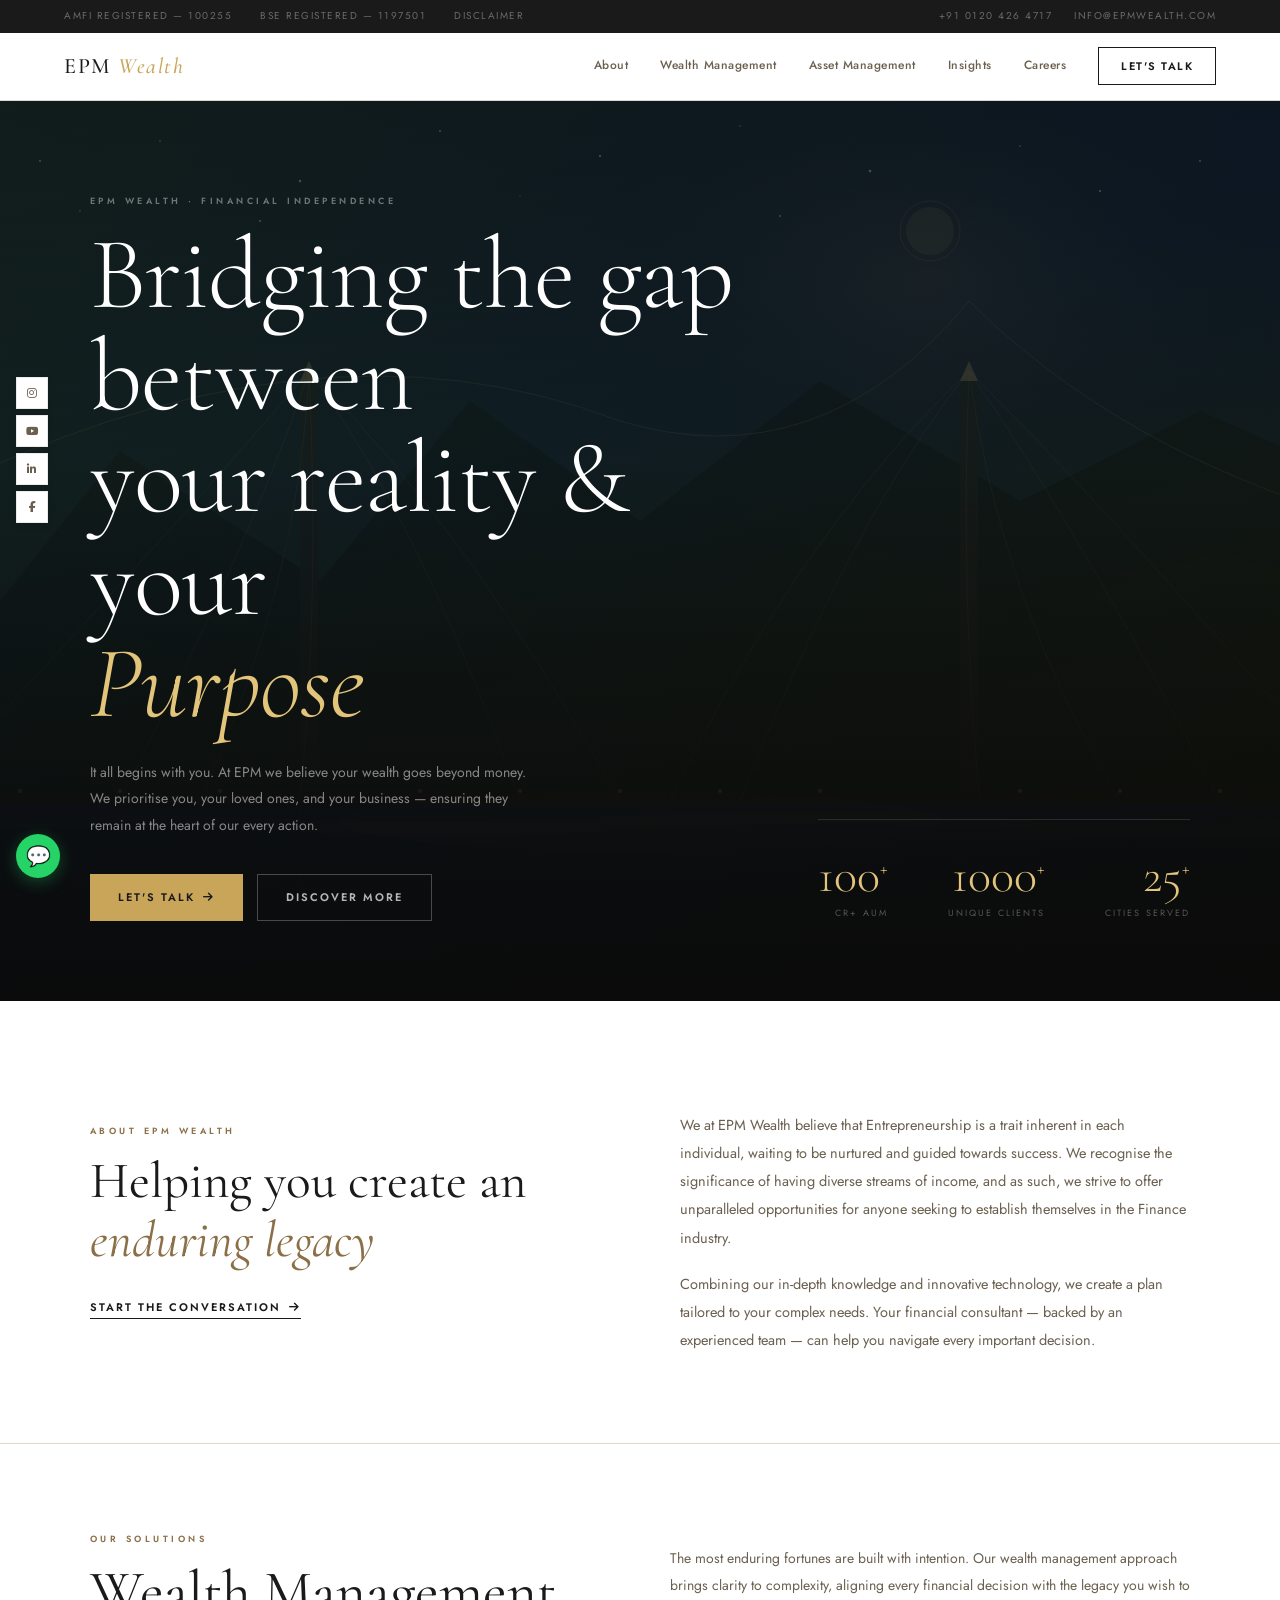
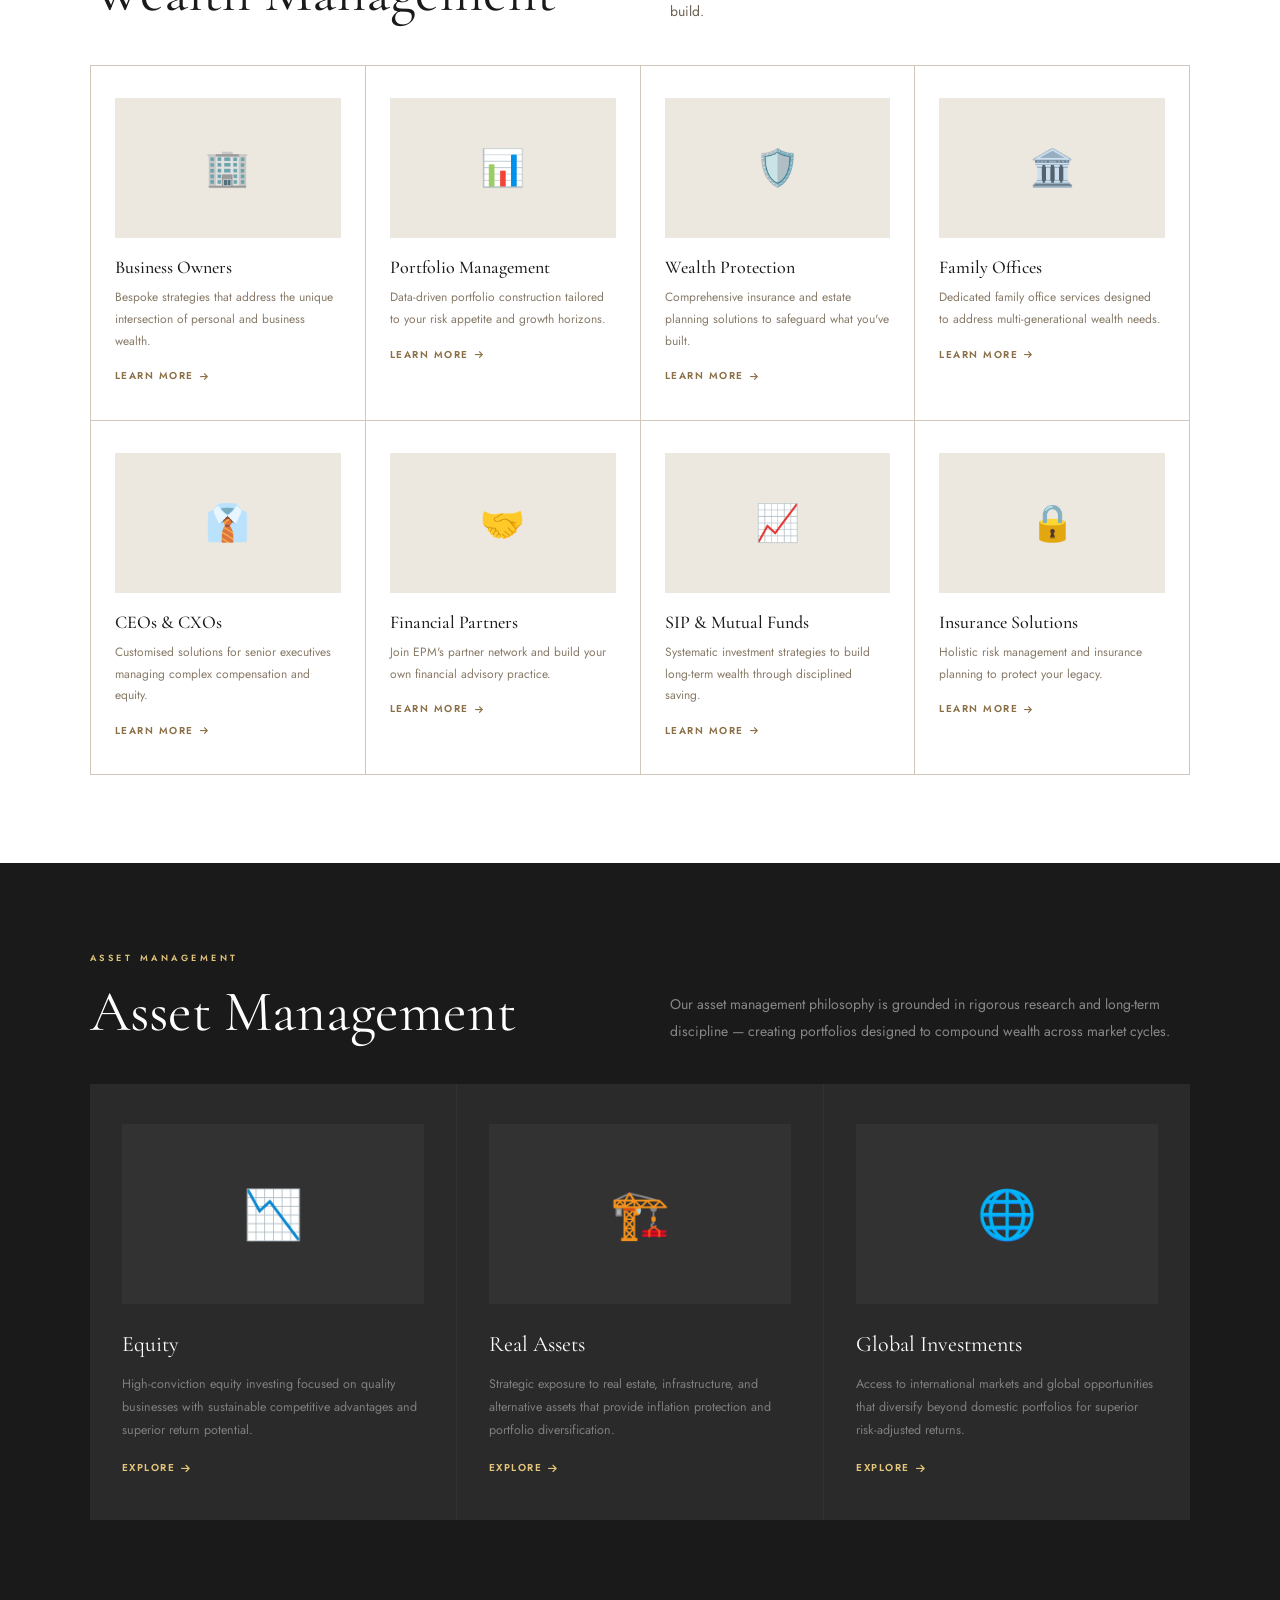
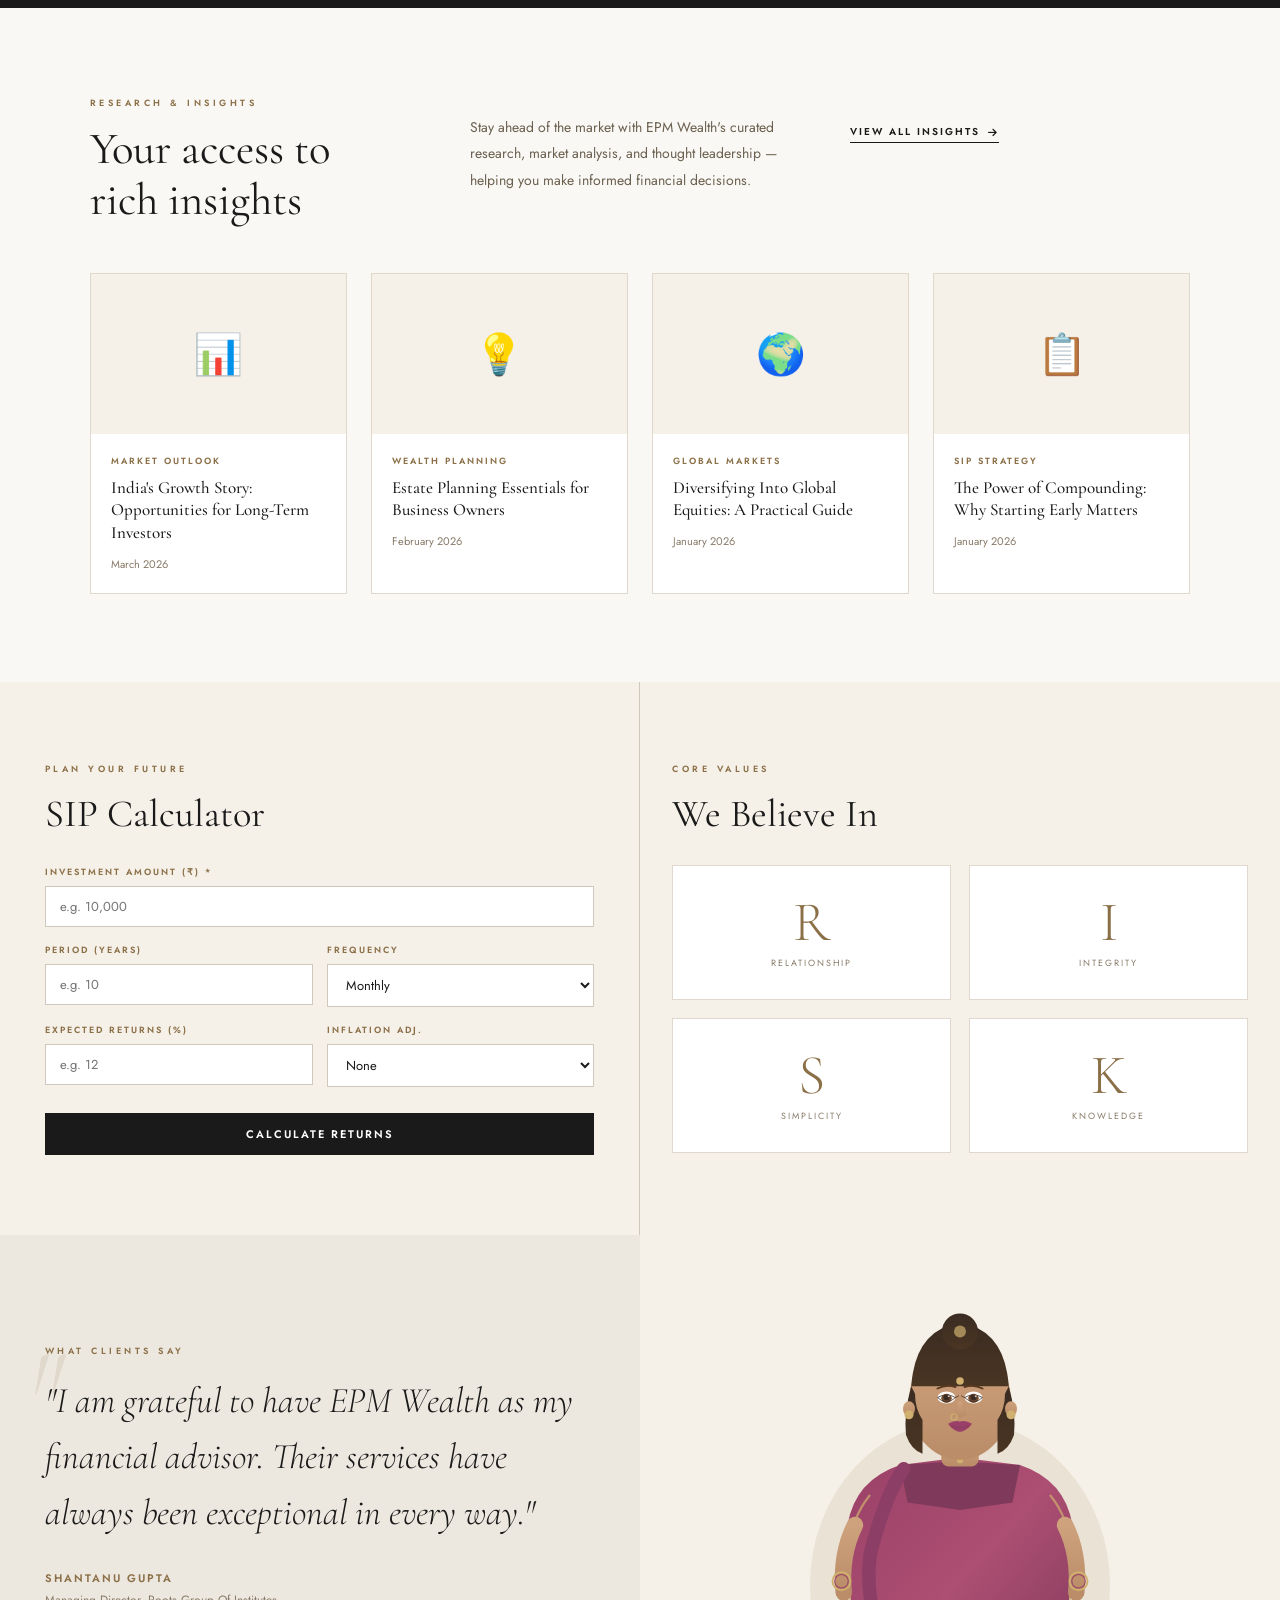
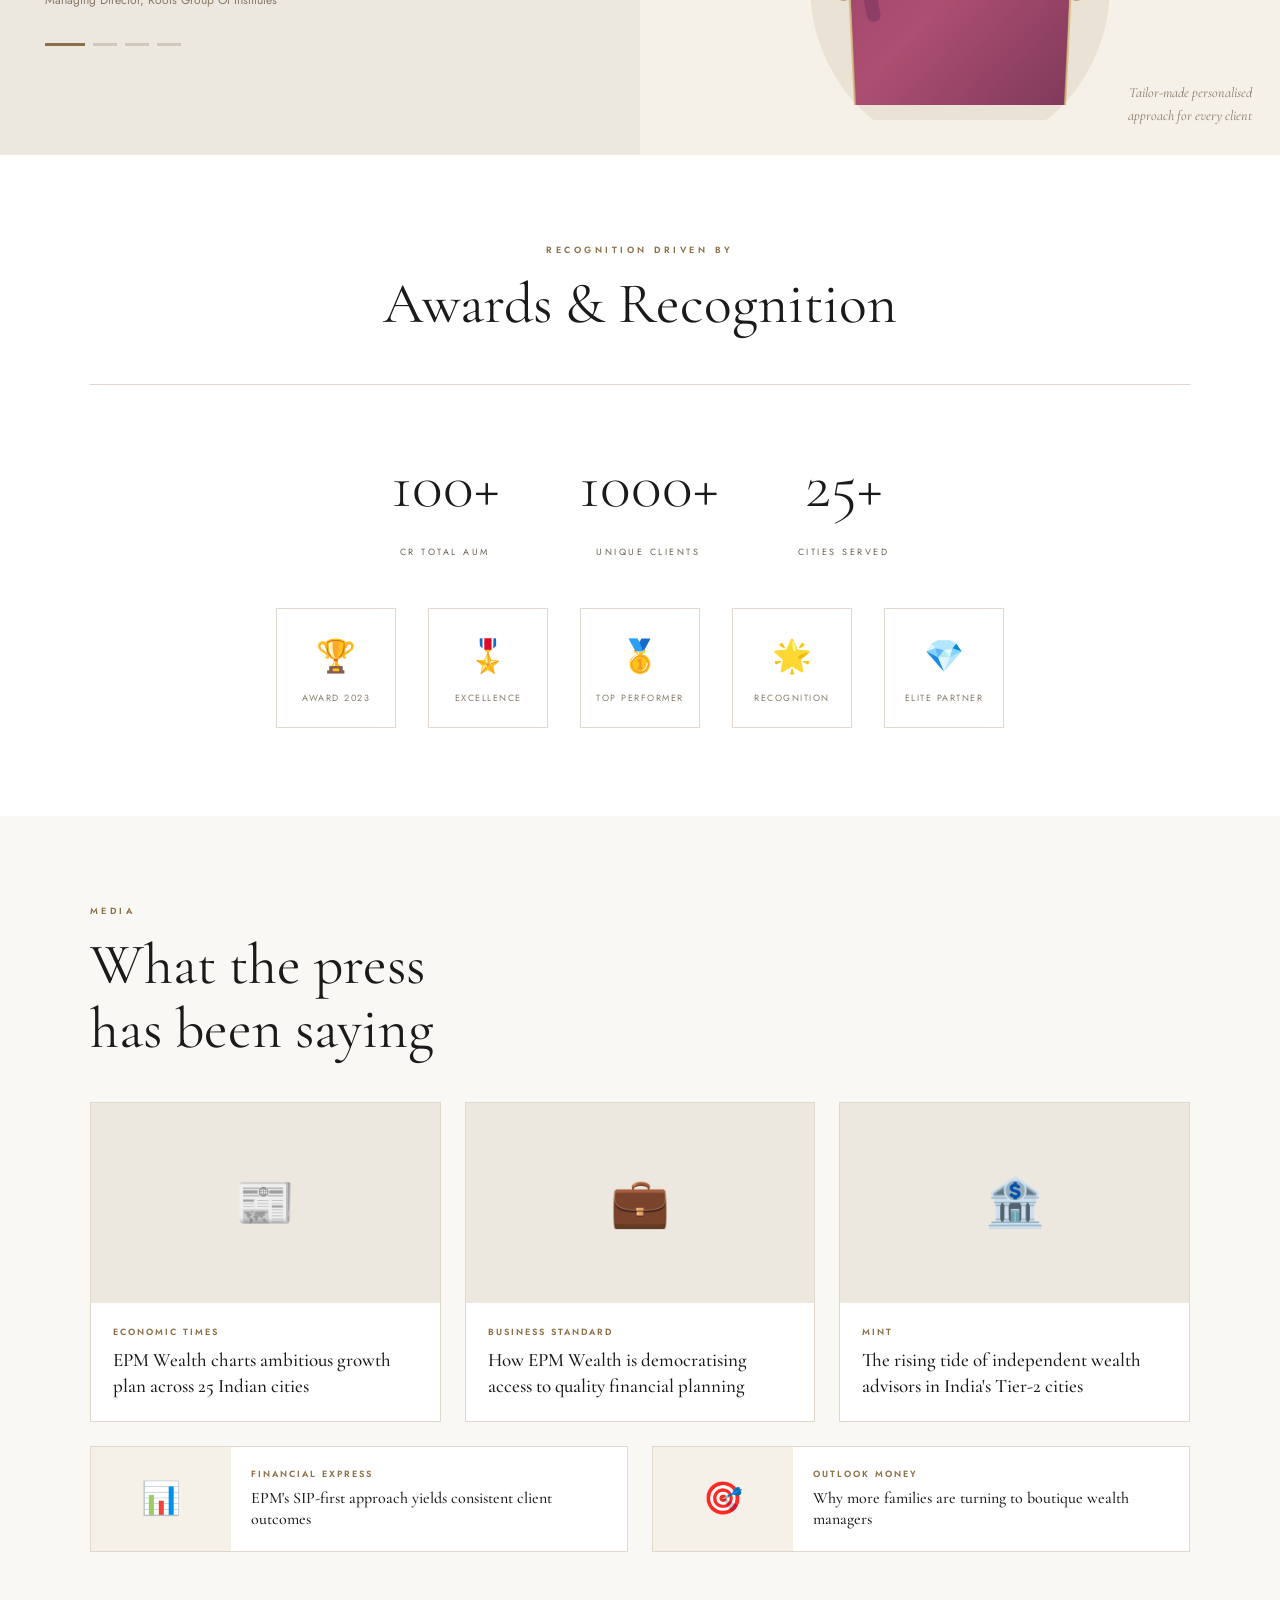
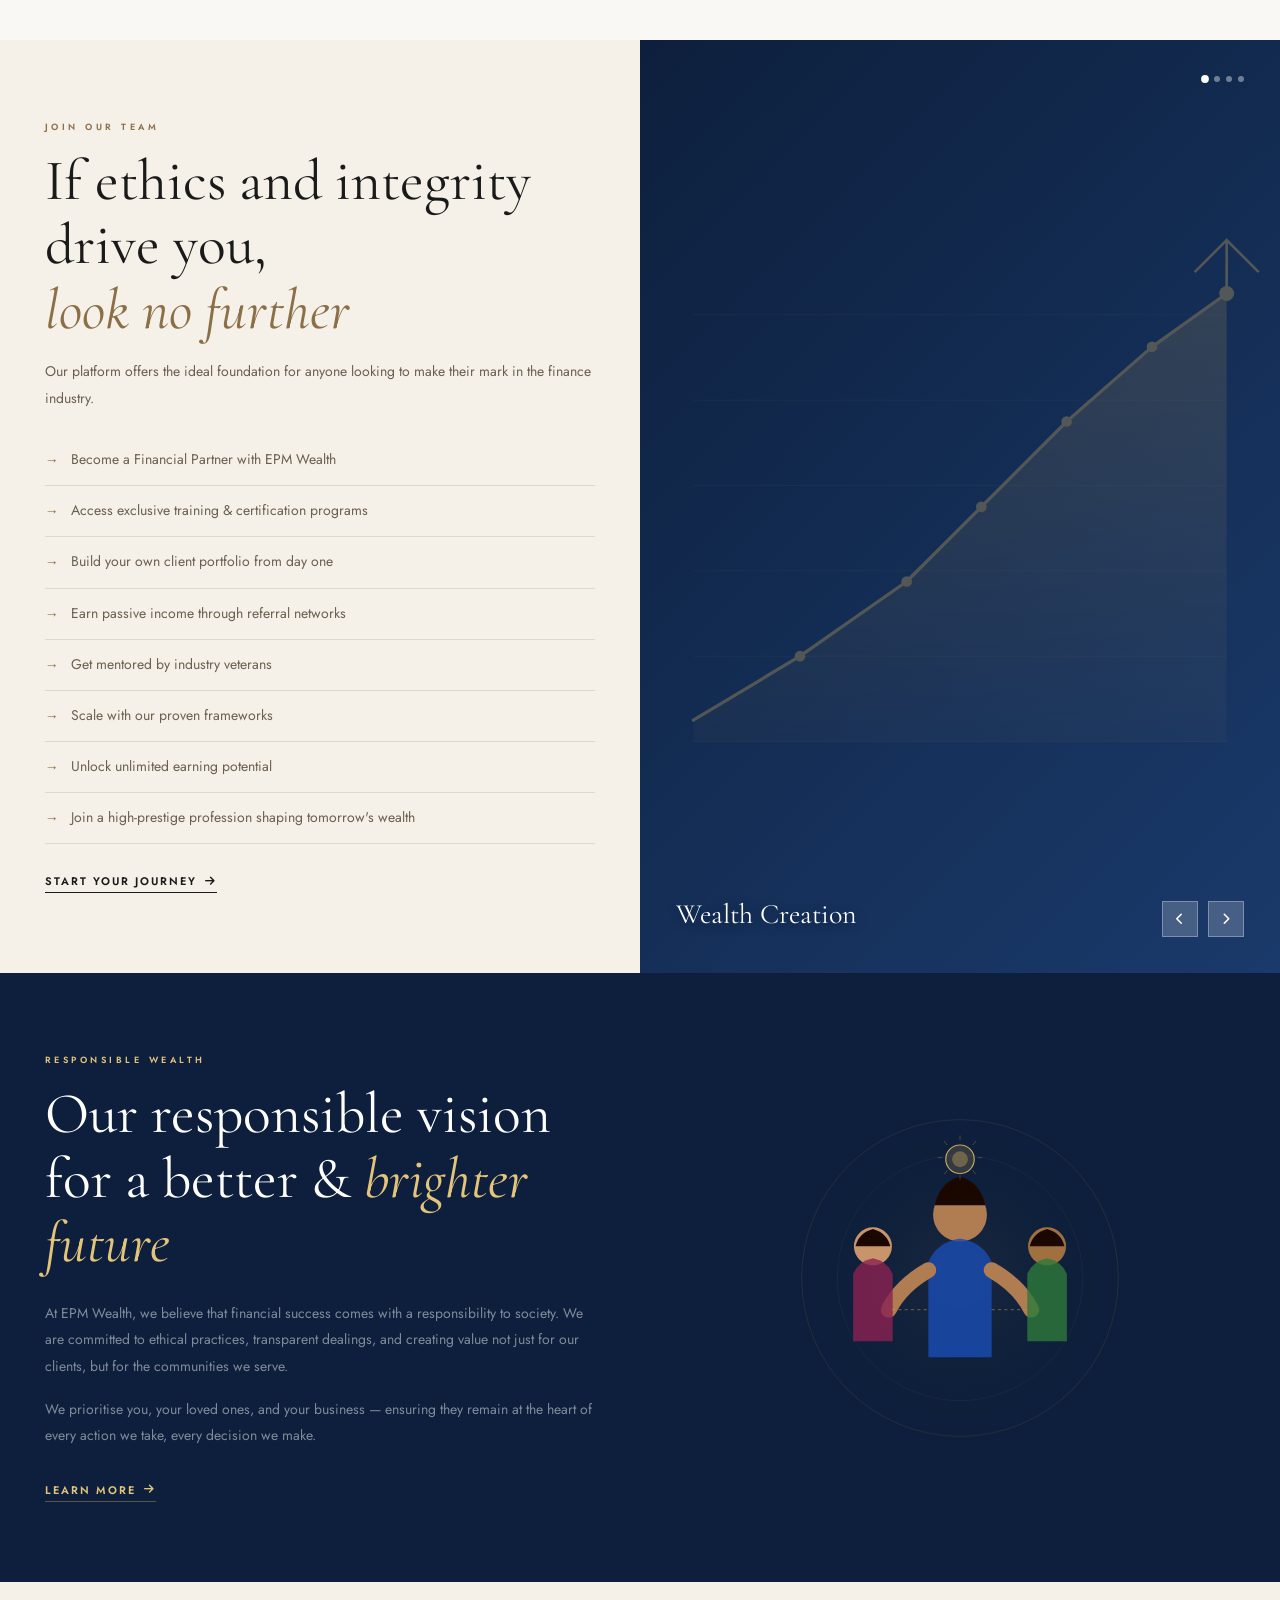
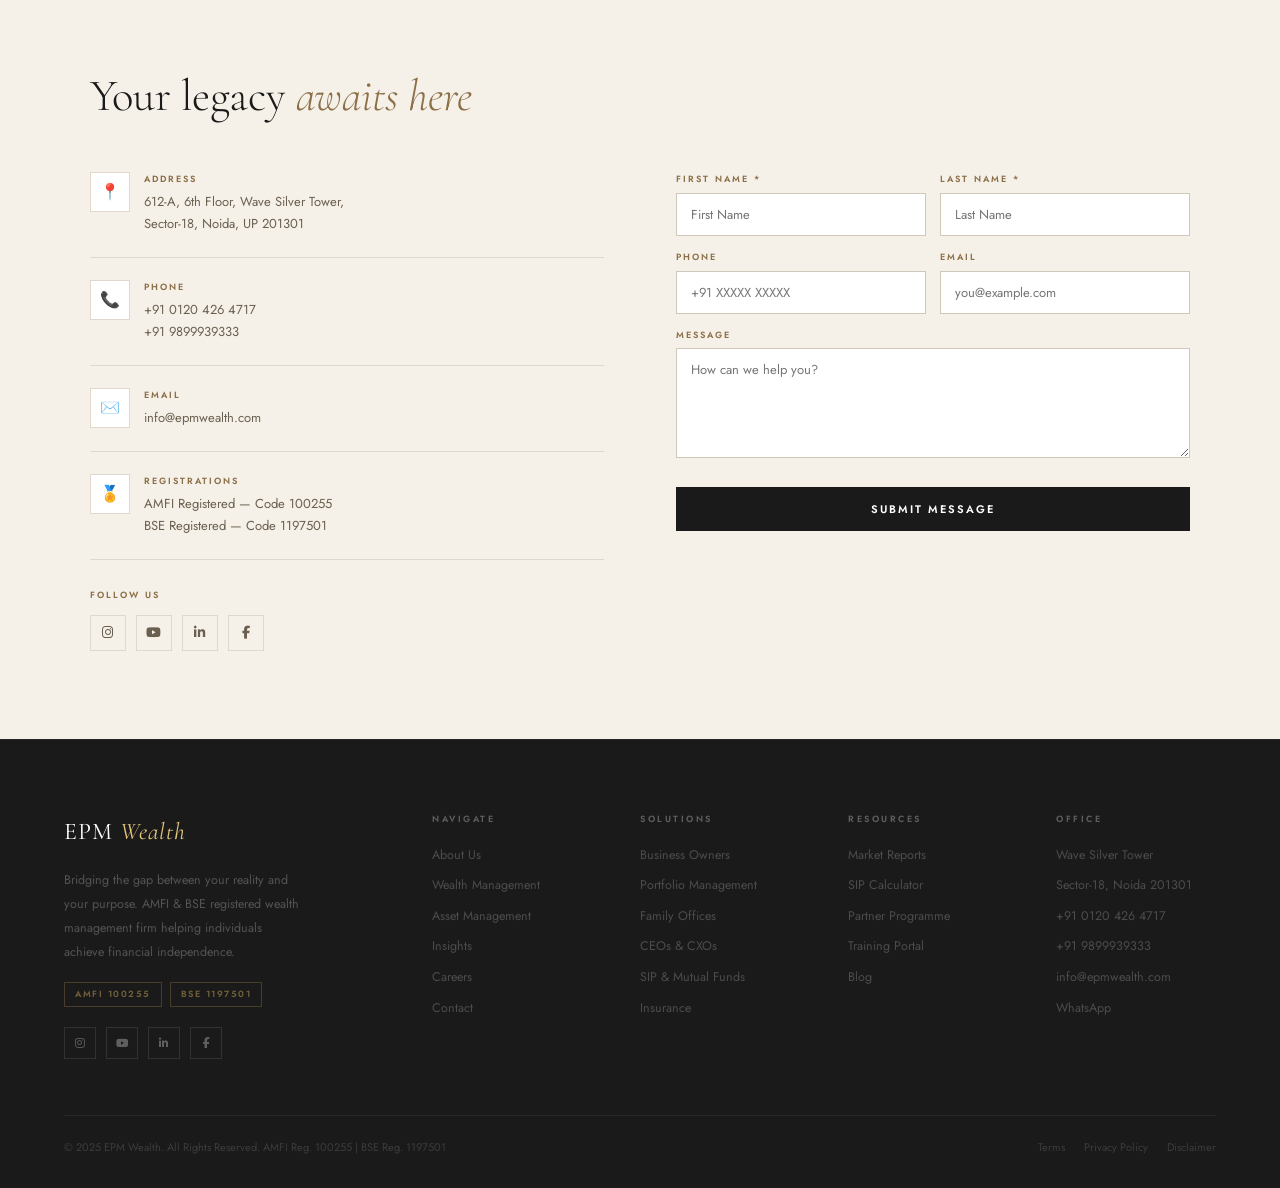
<file: them7.html>
<!DOCTYPE html>
<html lang="en">
<head>
<meta charset="UTF-8"/>
<meta name="viewport" content="width=device-width,initial-scale=1.0"/>
<title>EPM Wealth — Bridging the gap between your reality & your Purpose</title>
<link href="https://fonts.googleapis.com/css2?family=Cormorant+Garamond:ital,wght@0,300;0,400;0,500;0,600;1,300;1,400;1,500;1,600&family=Jost:wght@300;400;500;600&display=swap" rel="stylesheet"/>
<link rel="stylesheet" href="https://cdnjs.cloudflare.com/ajax/libs/font-awesome/6.5.0/css/all.min.css"/>
<style>
/* ═══════════════════════════════════
   TOKENS — Waterfield editorial palette
═══════════════════════════════════ */
:root{
  --cream:   #f5f0e8;
  --cream2:  #ede8df;
  --warm:    #8b6f47;
  --warm2:   #c9a55a;
  --warm3:   #e2c47a;
  --char:    #1a1a1a;
  --char2:   #2a2a2a;
  --navy:    #0d1f3c;
  --navy2:   #152c52;
  --gold:    #c9a55a;
  --gold2:   #e2c47a;
  --border:  #e0d8cc;
  --border2: #d0c8bb;
  --muted:   #6b6050;
  --muted2:  #887a68;
  --white:   #ffffff;
  --offwh:   #faf8f4;
  --dark-text: rgba(255,255,255,0.85);
  --dark-sub:  rgba(255,255,255,0.48);
}

*,*::before,*::after{box-sizing:border-box;margin:0;padding:0;}
html{font-size:16px;scroll-behavior:smooth;}
body{font-family:'Jost',sans-serif;color:var(--char);background:var(--white);overflow-x:hidden;line-height:1.65;}
a{text-decoration:none;color:inherit;}
img{max-width:100%;display:block;}
::-webkit-scrollbar{width:3px;}
::-webkit-scrollbar-track{background:var(--cream);}
::-webkit-scrollbar-thumb{background:var(--gold);border-radius:2px;}

/* ═══════════════════════════════════
   UTILITY
═══════════════════════════════════ */
.serif{font-family:'Cormorant Garamond',Georgia,serif;}
.section{padding:88px 7%;}
.section-sm{padding:64px 7%;}
.section-xs{padding:48px 7%;}
.ctr{text-align:center;}

.label{
  font-size:9px;letter-spacing:3.5px;text-transform:uppercase;
  font-weight:600;color:var(--warm);display:block;margin-bottom:14px;
}
.label.light{color:rgba(255,255,255,0.4);}
.label.gold{color:var(--gold2);}

.h2{
  font-family:'Cormorant Garamond',serif;
  font-size:clamp(32px,4.5vw,58px);
  font-weight:400;line-height:1.12;color:var(--char);
}
.h2.light{color:var(--white);}
.h2 em{font-style:italic;color:var(--warm);}
.h3{
  font-family:'Cormorant Garamond',serif;
  font-size:clamp(24px,3vw,40px);
  font-weight:400;line-height:1.2;
}
.body-text{font-size:14px;color:var(--muted);line-height:1.9;}
.body-text.light{color:var(--dark-sub);}

.rule{height:1px;background:var(--border);margin:0;}
.rule.dark{background:rgba(255,255,255,0.1);}

/* Reveal animations */
.reveal{opacity:0;transform:translateY(28px);transition:opacity 0.7s ease,transform 0.7s ease;}
.reveal.visible{opacity:1;transform:translateY(0);}
.reveal-left{opacity:0;transform:translateX(-28px);transition:opacity 0.7s ease,transform 0.7s ease;}
.reveal-left.visible{opacity:1;transform:translateX(0);}

/* ═══════════════════════════════════
   TOP BAR
═══════════════════════════════════ */
.topbar{
  background:var(--char);
  padding:8px 5%;
  display:flex;justify-content:space-between;align-items:center;
}
.topbar-left{display:flex;gap:28px;}
.topbar-left a,.topbar-right a{
  font-size:10px;letter-spacing:1.5px;text-transform:uppercase;
  color:rgba(255,255,255,0.35);transition:color 0.2s;
}
.topbar-left a:hover,.topbar-right a:hover{color:var(--gold2);}
.topbar-right{display:flex;gap:22px;align-items:center;}

/* ═══════════════════════════════════
   NAV
═══════════════════════════════════ */
nav{
  position:sticky;top:0;z-index:500;
  background:var(--white);
  border-bottom:1px solid var(--border);
  padding:0 5%;height:68px;
  display:flex;align-items:center;justify-content:space-between;
  transition:box-shadow 0.3s;
}
nav.scrolled{box-shadow:0 2px 30px rgba(0,0,0,0.08);}
.nav-logo{
  font-family:'Cormorant Garamond',serif;
  font-size:22px;font-weight:500;letter-spacing:1.5px;
  color:var(--char);
}
.nav-logo span{color:var(--gold);font-style:italic;}
.nav-links{display:flex;align-items:center;gap:32px;}
.nav-a{
  font-size:12px;letter-spacing:0.5px;color:var(--muted);
  font-weight:500;transition:color 0.2s;
}
.nav-a:hover{color:var(--char);}
.nav-cta{
  font-size:11px;letter-spacing:1.5px;text-transform:uppercase;
  font-weight:600;color:var(--char);border:1.5px solid var(--char);
  padding:9px 22px;transition:all 0.25s;
}
.nav-cta:hover{background:var(--char);color:var(--white);}

/* ═══════════════════════════════════
   HERO
═══════════════════════════════════ */
.hero{
  position:relative;min-height:100vh;
  background:var(--char);
  display:flex;flex-direction:column;justify-content:flex-end;
  overflow:hidden;
}
/* Architectural background via CSS + SVG overlay */
.hero-bg{
  position:absolute;inset:0;
  background:linear-gradient(160deg,#1a2a1a 0%,#0d1a2a 40%,#1a1205 100%);
}
/* Bridge SVG overlay */
.hero-svg-wrap{
  position:absolute;inset:0;
  overflow:hidden;
}
.hero-overlay-grad{
  position:absolute;inset:0;
  background:linear-gradient(
    to bottom,
    rgba(10,10,10,0.2) 0%,
    rgba(10,10,10,0.1) 40%,
    rgba(10,10,10,0.65) 75%,
    rgba(10,10,10,0.88) 100%
  );
  z-index:1;
}
.hero-content{
  position:relative;z-index:2;
  padding:0 7% 80px;
  max-width:900px;
}
.hero h1{
  font-family:'Cormorant Garamond',serif;
  font-size:clamp(52px,8vw,110px);
  font-weight:300;line-height:1.0;
  color:var(--white);
  letter-spacing:-1px;
}
.hero h1 em{
  font-style:italic;color:var(--gold2);display:block;
}
.hero-sub{
  font-size:14px;color:rgba(255,255,255,0.5);
  margin-top:24px;max-width:440px;line-height:1.9;
}
.hero-stats{
  display:flex;gap:60px;margin-top:52px;
  padding-top:32px;border-top:1px solid rgba(255,255,255,0.12);
  position:absolute;right:7%;bottom:80px;z-index:2;text-align:right;
}
.hs-num{
  font-family:'Cormorant Garamond',serif;
  font-size:48px;font-weight:300;color:var(--gold2);line-height:1;
}
.hs-lbl{font-size:9px;letter-spacing:2px;text-transform:uppercase;color:rgba(255,255,255,0.3);margin-top:6px;}

/* ═══════════════════════════════════
   INTRO — 2 col
═══════════════════════════════════ */
.intro-grid{
  display:grid;grid-template-columns:1fr 1fr;
  gap:80px;align-items:center;
  max-width:1200px;margin:0 auto;
}
.intro-h{
  font-family:'Cormorant Garamond',serif;
  font-size:clamp(36px,4vw,52px);
  font-weight:400;line-height:1.15;color:var(--char);
}
.intro-h em{font-style:italic;color:var(--warm);}
.intro-body{font-size:14.5px;color:var(--muted);line-height:1.95;margin-top:22px;}
.intro-link{
  display:inline-flex;align-items:center;gap:8px;
  font-size:11px;letter-spacing:2px;text-transform:uppercase;
  color:var(--char);font-weight:600;margin-top:28px;
  border-bottom:1px solid var(--char);padding-bottom:2px;
  transition:gap 0.2s;
}
.intro-link:hover{gap:14px;}

/* ═══════════════════════════════════
   WEALTH MANAGEMENT — section with cards
═══════════════════════════════════ */
.wm-intro{
  display:grid;grid-template-columns:1fr 1fr;
  gap:60px;align-items:end;
  margin-bottom:40px;
}
.wm-desc{font-size:14px;color:var(--muted);line-height:1.9;}
.wm-cards{
  display:grid;grid-template-columns:repeat(4,1fr);
  gap:1px;background:var(--border2);
  border:1px solid var(--border2);
}
.wm-card{
  background:var(--white);padding:32px 24px;
  position:relative;overflow:hidden;
  transition:background 0.25s;
}
.wm-card:hover{background:var(--offwh);}
.wm-card-img{
  width:100%;height:140px;object-fit:cover;margin-bottom:18px;
  background:var(--cream);display:flex;align-items:center;justify-content:center;
  overflow:hidden;
}
.wm-card-ph{
  width:100%;height:140px;background:var(--cream2);
  display:flex;align-items:center;justify-content:center;
  font-size:36px;margin-bottom:18px;
}
.wm-card-title{
  font-family:'Cormorant Garamond',serif;
  font-size:18px;font-weight:500;color:var(--char);
  margin-bottom:8px;line-height:1.3;
}
.wm-card-body{font-size:12px;color:var(--muted2);line-height:1.8;}
.wm-card-link{
  display:inline-flex;align-items:center;gap:6px;
  font-size:10px;letter-spacing:1.5px;text-transform:uppercase;
  color:var(--warm);margin-top:16px;font-weight:600;
  transition:gap 0.2s;
}
.wm-card-link:hover{gap:10px;}
.wm-card-link i{font-size:9px;}

/* row 2 of cards - 4 col */
.wm-cards-row2{
  display:grid;grid-template-columns:repeat(4,1fr);
  gap:1px;background:var(--border2);
  border:1px solid var(--border2);border-top:none;
}

/* ═══════════════════════════════════
   ASSET MANAGEMENT — dark bg
═══════════════════════════════════ */
.am-wrap{background:var(--char);color:var(--white);}
.am-intro{display:grid;grid-template-columns:1fr 1fr;gap:60px;align-items:end;margin-bottom:40px;}
.am-cards{display:grid;grid-template-columns:repeat(3,1fr);gap:1px;background:rgba(255,255,255,0.1);}
.am-card{
  background:var(--char2);padding:40px 32px;
  transition:background 0.2s;
}
.am-card:hover{background:#333;}
.am-card-ph{
  width:100%;height:180px;
  display:flex;align-items:center;justify-content:center;
  font-size:48px;margin-bottom:22px;
  background:rgba(255,255,255,0.04);
}
.am-card-title{
  font-family:'Cormorant Garamond',serif;
  font-size:22px;font-weight:400;color:var(--white);
  margin-bottom:10px;
}
.am-card-body{font-size:12.5px;color:rgba(255,255,255,0.4);line-height:1.85;}
.am-card-link{
  display:inline-flex;align-items:center;gap:6px;
  font-size:10px;letter-spacing:1.5px;text-transform:uppercase;
  color:var(--gold2);margin-top:18px;font-weight:600;
  transition:gap 0.2s;
}
.am-card-link:hover{gap:10px;}

/* ═══════════════════════════════════
   INSIGHTS
═══════════════════════════════════ */
.insights-intro{
  display:grid;grid-template-columns:1fr 1fr 1fr;
  gap:40px;align-items:start;margin-bottom:48px;
}
.insights-cards{display:grid;grid-template-columns:repeat(4,1fr);gap:24px;}
.insight-card{border:1px solid var(--border);background:var(--white);overflow:hidden;transition:box-shadow 0.2s;}
.insight-card:hover{box-shadow:0 8px 40px rgba(0,0,0,0.08);}
.insight-card-ph{
  width:100%;height:160px;background:var(--cream);
  display:flex;align-items:center;justify-content:center;font-size:40px;
}
.insight-card-body{padding:20px;}
.insight-card-cat{font-size:9px;letter-spacing:2px;text-transform:uppercase;color:var(--warm);font-weight:600;margin-bottom:8px;}
.insight-card-title{font-family:'Cormorant Garamond',serif;font-size:17px;font-weight:500;line-height:1.35;color:var(--char);}
.insight-card-date{font-size:11px;color:var(--muted2);margin-top:10px;}

/* ═══════════════════════════════════
   SIP + VALUES — split
═══════════════════════════════════ */
.split-wrap{background:var(--cream);display:grid;grid-template-columns:1fr 1fr;}
.split-left{padding:80px 7% 80px 7%;border-right:1px solid var(--border2);}
.split-right{padding:80px 5%;}

/* SIP calculator */
.sip-field{margin-bottom:16px;}
.sip-label{font-size:9px;letter-spacing:2px;text-transform:uppercase;color:var(--warm);font-weight:600;display:block;margin-bottom:6px;}
.sip-inp{
  width:100%;padding:10px 14px;background:var(--white);
  border:1px solid var(--border2);color:var(--char);
  font-family:'Jost',sans-serif;font-size:13px;outline:none;
  transition:border-color 0.2s;
}
.sip-inp:focus{border-color:var(--warm);}
.sip-btn{
  width:100%;padding:13px;
  font-size:11px;letter-spacing:2px;text-transform:uppercase;
  font-weight:600;font-family:'Jost',sans-serif;
  background:var(--char);color:var(--white);
  border:none;cursor:pointer;margin-top:10px;
  transition:background 0.2s;
}
.sip-btn:hover{background:var(--navy);}
.sip-results{
  margin-top:24px;display:none;
  background:var(--char);padding:28px;
}
.sip-results.show{display:grid;grid-template-columns:repeat(3,1fr);gap:16px;}
.sip-rn{font-family:'Cormorant Garamond',serif;font-size:28px;font-weight:400;color:var(--gold2);}
.sip-rl{font-size:9px;letter-spacing:1.5px;text-transform:uppercase;color:rgba(255,255,255,0.3);margin-top:4px;}

/* Values / RISK */
.values-grid{display:grid;grid-template-columns:repeat(2,1fr);gap:18px;margin-top:10px;}
.val-item{
  background:var(--white);border:1px solid var(--border);
  padding:28px 22px;text-align:center;
  transition:border-color 0.2s,box-shadow 0.2s;
}
.val-item:hover{border-color:var(--warm);box-shadow:0 4px 20px rgba(139,111,71,0.1);}
.val-letter{
  font-family:'Cormorant Garamond',serif;
  font-size:56px;font-weight:300;color:var(--warm);line-height:1;
}
.val-word{font-size:9px;letter-spacing:2px;text-transform:uppercase;color:var(--muted2);margin-top:6px;}

/* ═══════════════════════════════════
   TESTIMONIAL — full bleed
═══════════════════════════════════ */
.testi-wrap{
  background:var(--cream2);
  display:grid;grid-template-columns:1fr 1fr;
  min-height:520px;
}
.testi-left{
  padding:80px 7%;display:flex;flex-direction:column;justify-content:center;
}
.testi-quote{
  font-family:'Cormorant Garamond',serif;
  font-size:clamp(22px,3vw,36px);font-style:italic;
  font-weight:300;line-height:1.55;color:var(--char);
  position:relative;
}
.testi-quote::before{
  content:'"';
  font-size:120px;color:rgba(139,111,71,0.12);
  position:absolute;top:-40px;left:-20px;
  font-family:'Cormorant Garamond',serif;
  line-height:1;
}
.testi-name{
  font-size:11px;letter-spacing:2px;text-transform:uppercase;
  color:var(--warm);font-weight:600;margin-top:28px;
}
.testi-role{font-size:12px;color:var(--muted2);margin-top:4px;}
.testi-right{
  position:relative;overflow:hidden;
  background:var(--cream);
  display:flex;align-items:center;justify-content:center;
}
/* Illustrated portrait SVG */

.testi-dots{display:flex;gap:8px;margin-top:32px;}
.testi-dot{
  width:24px;height:3px;background:var(--border2);
  cursor:pointer;transition:background 0.2s,width 0.2s;
}
.testi-dot.on{background:var(--warm);width:40px;}

/* ═══════════════════════════════════
   RECOGNITION
═══════════════════════════════════ */
.recog-wrap{background:var(--white);text-align:center;}
.recog-stats{display:flex;justify-content:center;gap:80px;margin-top:48px;padding-top:48px;border-top:1px solid var(--border);}
.recog-num{font-family:'Cormorant Garamond',serif;font-size:64px;font-weight:300;color:var(--char);}
.recog-lbl{font-size:9px;letter-spacing:2.5px;text-transform:uppercase;color:var(--muted);margin-top:6px;}
.award-row{display:flex;justify-content:center;gap:32px;flex-wrap:wrap;margin-top:48px;}
.award-item{
  width:120px;height:120px;border:1px solid var(--border);
  display:flex;flex-direction:column;align-items:center;justify-content:center;
  gap:8px;transition:border-color 0.2s;
}
.award-item:hover{border-color:var(--warm);}
.award-item span{font-size:32px;}
.award-item p{font-size:9px;letter-spacing:1.5px;text-transform:uppercase;color:var(--muted2);text-align:center;}

/* ═══════════════════════════════════
   PRESS
═══════════════════════════════════ */
.press-wrap{background:var(--offwh);}
.press-main-grid{display:grid;grid-template-columns:repeat(3,1fr);gap:24px;margin-bottom:24px;}
.press-card{background:var(--white);border:1px solid var(--border);overflow:hidden;transition:box-shadow 0.2s;}
.press-card:hover{box-shadow:0 6px 30px rgba(0,0,0,0.07);}
.press-card-ph{width:100%;height:200px;background:var(--cream2);display:flex;align-items:center;justify-content:center;font-size:48px;}
.press-card-body{padding:22px;}
.press-card-source{font-size:9px;letter-spacing:2px;text-transform:uppercase;color:var(--warm);font-weight:600;margin-bottom:8px;}
.press-card-title{font-family:'Cormorant Garamond',serif;font-size:19px;font-weight:500;line-height:1.35;color:var(--char);}
.press-small-grid{display:grid;grid-template-columns:repeat(2,1fr);gap:24px;}
.press-small{background:var(--white);border:1px solid var(--border);display:grid;grid-template-columns:140px 1fr;overflow:hidden;transition:box-shadow 0.2s;}
.press-small:hover{box-shadow:0 6px 30px rgba(0,0,0,0.07);}
.press-small-ph{background:var(--cream);display:flex;align-items:center;justify-content:center;font-size:32px;}
.press-small-body{padding:20px;}
.press-small-source{font-size:9px;letter-spacing:2px;text-transform:uppercase;color:var(--warm);font-weight:600;margin-bottom:6px;}
.press-small-title{font-family:'Cormorant Garamond',serif;font-size:16px;font-weight:500;line-height:1.35;}

/* ═══════════════════════════════════
   CAREERS — image slider
═══════════════════════════════════ */
.careers-wrap{background:var(--cream);display:grid;grid-template-columns:1fr 1fr;min-height:560px;}
.careers-left{padding:80px 7%;}
.careers-list{list-style:none;margin-top:24px;}
.careers-list li{
  padding:13px 0;border-bottom:1px solid var(--border);
  display:flex;align-items:flex-start;gap:12px;
  font-size:14px;color:var(--muted);transition:color 0.2s;
}
.careers-list li:hover{color:var(--char);}
.careers-list li::before{content:'→';color:var(--warm);flex-shrink:0;margin-top:1px;}
.careers-right{position:relative;overflow:hidden;}
.career-slider{width:100%;height:100%;position:relative;}
.career-slide{
  position:absolute;inset:0;
  opacity:0;transition:opacity 0.7s;
  display:flex;flex-direction:column;align-items:center;justify-content:center;
  font-size:64px;
}
.career-slide.active{opacity:1;}
.career-slide-bg{
  position:absolute;inset:0;
  display:flex;align-items:center;justify-content:center;
}
.career-slide-label{
  position:absolute;bottom:36px;left:36px;
  font-family:'Cormorant Garamond',serif;
  font-size:28px;font-weight:400;color:var(--white);
  text-shadow:0 2px 12px rgba(0,0,0,0.4);
  z-index:2;
}
.career-controls{
  position:absolute;bottom:36px;right:36px;
  display:flex;gap:10px;z-index:2;
}
.career-btn{
  width:36px;height:36px;background:rgba(255,255,255,0.2);
  backdrop-filter:blur(4px);border:1px solid rgba(255,255,255,0.3);
  color:var(--white);display:flex;align-items:center;justify-content:center;
  cursor:pointer;font-size:12px;transition:background 0.2s;
}
.career-btn:hover{background:rgba(255,255,255,0.35);}
.career-dots-wrap{
  position:absolute;top:36px;right:36px;
  display:flex;gap:6px;z-index:2;
}
.career-dot{
  width:6px;height:6px;border-radius:50%;
  background:rgba(255,255,255,0.4);cursor:pointer;
  transition:background 0.2s,transform 0.2s;
}
.career-dot.active{background:var(--white);transform:scale(1.3);}

/* ═══════════════════════════════════
   RESPONSIBLE / CSR — dark
═══════════════════════════════════ */
.csr-wrap{
  background:var(--navy);
  display:grid;grid-template-columns:1fr 1fr;
  min-height:480px;
  align-items:center;
}
.csr-left{padding:80px 7%;}
.csr-right{
  display:flex;align-items:center;justify-content:center;
  padding:60px;position:relative;overflow:hidden;
}

/* ═══════════════════════════════════
   CONTACT + LEGACY
═══════════════════════════════════ */
.contact-wrap{background:var(--cream);}
.legacy-title{
  font-family:'Cormorant Garamond',serif;
  font-size:clamp(28px,3.5vw,48px);font-weight:300;
  color:var(--char);margin-bottom:48px;line-height:1.2;
}
.legacy-title em{font-style:italic;color:var(--warm);}
.contact-grid{display:grid;grid-template-columns:1fr 1fr;gap:72px;align-items:start;}
.contact-info-row{
  display:flex;gap:14px;margin-bottom:22px;
  padding-bottom:22px;border-bottom:1px solid var(--border);
  transition:padding-left 0.2s;
}
.contact-info-row:hover{padding-left:6px;}
.ci-icon{
  width:40px;height:40px;background:var(--white);
  border:1px solid var(--border);display:flex;align-items:center;
  justify-content:center;font-size:16px;flex-shrink:0;
}
.ci-lbl{font-size:9px;letter-spacing:2px;text-transform:uppercase;color:var(--warm);font-weight:600;margin-bottom:4px;}
.ci-val{font-size:13px;color:var(--muted);line-height:1.7;}
.ci-val a{color:var(--muted);transition:color 0.2s;}
.ci-val a:hover{color:var(--char);}

/* Contact form */
.form-group{margin-bottom:14px;}
.form-row{display:grid;grid-template-columns:1fr 1fr;gap:14px;}
.form-label{font-size:9px;letter-spacing:2px;text-transform:uppercase;color:var(--warm);font-weight:600;display:block;margin-bottom:6px;}
.form-inp,.form-textarea{
  width:100%;padding:11px 14px;
  background:var(--white);border:1px solid var(--border2);
  color:var(--char);font-family:'Jost',sans-serif;font-size:13px;
  outline:none;transition:border-color 0.2s;
}
.form-inp:focus,.form-textarea:focus{border-color:var(--warm);}
.form-textarea{min-height:110px;resize:vertical;}
.form-submit{
  width:100%;padding:14px;background:var(--char);color:var(--white);
  border:none;cursor:pointer;font-family:'Jost',sans-serif;
  font-size:11px;letter-spacing:2px;text-transform:uppercase;font-weight:600;
  margin-top:6px;transition:background 0.2s;
}
.form-submit:hover{background:var(--navy);}
.form-ok{
  display:none;margin-top:12px;padding:12px;
  background:var(--white);border:1px solid var(--border);
  font-size:13px;color:var(--muted);text-align:center;
}

/* ═══════════════════════════════════
   FOOTER
═══════════════════════════════════ */
footer{
  background:var(--char);
  padding:72px 5% 32px;
  border-top:1px solid rgba(255,255,255,0.05);
}
.footer-top{
  display:grid;grid-template-columns:2fr 1fr 1fr 1fr 1fr;
  gap:48px;margin-bottom:56px;
}
.footer-brand{font-family:'Cormorant Garamond',serif;font-size:24px;font-weight:400;color:var(--white);margin-bottom:18px;letter-spacing:1px;}
.footer-brand span{font-style:italic;color:var(--gold2);}
.footer-about{font-size:12.5px;color:rgba(255,255,255,0.25);line-height:1.9;max-width:240px;}
.footer-badges{display:flex;gap:8px;margin-top:18px;flex-wrap:wrap;}
.footer-badge{
  padding:4px 10px;border:1px solid rgba(201,165,90,0.25);
  font-size:9px;letter-spacing:1.5px;text-transform:uppercase;
  color:rgba(201,165,90,0.5);font-weight:600;
}
.footer-col h4{
  font-size:9px;letter-spacing:2.5px;text-transform:uppercase;
  color:rgba(255,255,255,0.3);margin-bottom:18px;font-weight:600;
}
.footer-col a{
  display:block;color:rgba(255,255,255,0.22);font-size:12.5px;
  margin-bottom:10px;transition:all 0.2s;
}
.footer-col a:hover{color:var(--gold2);padding-left:4px;}
.footer-socials{display:flex;gap:10px;margin-top:18px;}
.footer-soc{
  width:32px;height:32px;border:1px solid rgba(255,255,255,0.1);
  display:flex;align-items:center;justify-content:center;
  font-size:11px;color:rgba(255,255,255,0.3);
  transition:border-color 0.2s,color 0.2s;
}
.footer-soc:hover{border-color:var(--gold);color:var(--gold2);}
.footer-rule{height:1px;background:rgba(255,255,255,0.06);margin-bottom:22px;}
.footer-bottom{
  display:flex;justify-content:space-between;align-items:center;
  font-size:11px;color:rgba(255,255,255,0.15);flex-wrap:wrap;gap:12px;
}
.footer-bottom a{color:rgba(255,255,255,0.15);margin-left:16px;transition:color 0.2s;}
.footer-bottom a:hover{color:var(--gold2);}

/* ═══════════════════════════════════
   SOCIAL FLOAT + WA
═══════════════════════════════════ */
.sf{
  position:fixed;left:16px;top:50%;transform:translateY(-50%);
  display:flex;flex-direction:column;gap:6px;z-index:200;
}
.sf a{
  width:32px;height:32px;border:1px solid rgba(0,0,0,0.08);
  background:var(--white);display:flex;align-items:center;justify-content:center;
  font-size:11px;color:var(--muted);box-shadow:0 2px 10px rgba(0,0,0,0.06);
  transition:border-color 0.2s,color 0.2s;
}
.sf a:hover{border-color:var(--warm);color:var(--warm);}
.wa{
  position:fixed;bottom:22px;left:16px;
  width:44px;height:44px;background:#25D366;border-radius:50%;
  display:flex;align-items:center;justify-content:center;
  font-size:20px;z-index:200;box-shadow:0 4px 16px rgba(37,211,102,0.3);
  transition:transform 0.2s;
}
.wa:hover{transform:scale(1.08);}

/* ═══════════════════════════════════
   RESPONSIVE
═══════════════════════════════════ */
@media(max-width:1100px){
  .wm-cards,.wm-cards-row2{grid-template-columns:repeat(2,1fr);}
  .am-cards{grid-template-columns:1fr 1fr;}
  .footer-top{grid-template-columns:1fr 1fr;}
}
@media(max-width:900px){
  .intro-grid,.wm-intro,.am-intro,.careers-wrap,
  .testi-wrap,.csr-wrap,.contact-grid,.split-wrap{grid-template-columns:1fr;}
  .hero-stats{position:static;border-top:1px solid rgba(255,255,255,0.12);padding-top:28px;margin-top:36px;flex-wrap:wrap;gap:32px;}
  .hero-content{padding-bottom:48px;}
  .insights-intro{grid-template-columns:1fr;}
  .press-main-grid{grid-template-columns:1fr;}
  .press-small-grid{grid-template-columns:1fr;}
  .split-left{border-right:none;border-bottom:1px solid var(--border2);}
}
@media(max-width:640px){
  nav .nav-links{display:none;}
  .sf{display:none;}
  .wm-cards,.wm-cards-row2,.am-cards,.insights-cards{grid-template-columns:1fr;}
  .recog-stats{flex-direction:column;gap:32px;align-items:center;}
  .topbar{display:none;}
  .hero h1{font-size:clamp(44px,12vw,72px);}
  .form-row{grid-template-columns:1fr;}
  .footer-top{grid-template-columns:1fr;}
}
</style>
</head>
<body>

<!-- Social float -->
<div class="sf">
  <a href="https://www.instagram.com/epm_wealth/" target="_blank"><i class="fab fa-instagram"></i></a>
  <a href="https://www.youtube.com/@epmwealth101" target="_blank"><i class="fab fa-youtube"></i></a>
  <a href="https://www.linkedin.com/company/epm-wealth/" target="_blank"><i class="fab fa-linkedin-in"></i></a>
  <a href="https://www.facebook.com/epmwealthadvisor" target="_blank"><i class="fab fa-facebook-f"></i></a>
</div>
<a href="https://wa.me/919999939333" class="wa" target="_blank" title="WhatsApp">💬</a>

<!-- TOP BAR -->
<div class="topbar">
  <div class="topbar-left">
    <a href="#">AMFI Registered — 100255</a>
    <a href="#">BSE Registered — 1197501</a>
    <a href="#">Disclaimer</a>
  </div>
  <div class="topbar-right">
    <a href="tel:+911204264717">+91 0120 426 4717</a>
    <a href="mailto:info@epmwealth.com">info@epmwealth.com</a>
  </div>
</div>

<!-- NAV -->
<nav id="mainNav">
  <a href="#home" class="nav-logo">EPM <span>Wealth</span></a>
  <div class="nav-links">
    <a href="#about" class="nav-a">About</a>
    <a href="#wealth" class="nav-a">Wealth Management</a>
    <a href="#assets" class="nav-a">Asset Management</a>
    <a href="#insights" class="nav-a">Insights</a>
    <a href="#careers" class="nav-a">Careers</a>
    <a href="#contact" class="nav-cta">Let's Talk</a>
  </div>
</nav>

<!-- HERO -->
<section class="hero" id="home">
  <div class="hero-bg">
    <!-- Atmospheric bridge illustration using SVG -->
    <svg xmlns="http://www.w3.org/2000/svg" viewBox="0 0 1440 900" style="position:absolute;inset:0;width:100%;height:100%;opacity:0.45;" preserveAspectRatio="xMidYMid slice">
      <!-- Sky gradient -->
      <defs>
        <linearGradient id="skyG" x1="0" y1="0" x2="0" y2="1">
          <stop offset="0%" stop-color="#0a1628"/>
          <stop offset="60%" stop-color="#1a2d1a"/>
          <stop offset="100%" stop-color="#0d1205"/>
        </linearGradient>
        <linearGradient id="waterG" x1="0" y1="0" x2="0" y2="1">
          <stop offset="0%" stop-color="#0a1a2a"/>
          <stop offset="100%" stop-color="#050c15"/>
        </linearGradient>
        <filter id="blur1"><feGaussianBlur stdDeviation="3"/></filter>
        <filter id="glow"><feGaussianBlur stdDeviation="6" result="blur"/><feMerge><feMergeNode in="blur"/><feMergeNode in="SourceGraphic"/></feMerge></filter>
        <!-- Moon glow -->
        <radialGradient id="moonGlow" cx="70%" cy="20%" r="25%">
          <stop offset="0%" stop-color="#c9a55a" stop-opacity="0.15"/>
          <stop offset="100%" stop-color="transparent"/>
        </radialGradient>
      </defs>
      <!-- Background -->
      <rect width="1440" height="900" fill="url(#skyG)"/>
      <rect width="1440" height="900" fill="url(#moonGlow)"/>
      <!-- Stars -->
      <g fill="#ffffff" opacity="0.6">
        <circle cx="120" cy="60" r="1"/><circle cx="240" cy="40" r="0.8"/><circle cx="380" cy="80" r="1.2"/>
        <circle cx="520" cy="30" r="0.9"/><circle cx="680" cy="55" r="1.1"/><circle cx="820" cy="25" r="0.7"/>
        <circle cx="950" cy="70" r="1.3"/><circle cx="1100" cy="45" r="0.8"/><circle cx="1280" cy="60" r="1"/>
        <circle cx="160" cy="110" r="0.7"/><circle cx="340" cy="120" r="1"/><circle cx="600" cy="95" r="0.6"/>
        <circle cx="860" cy="115" r="0.9"/><circle cx="1180" cy="90" r="1.1"/><circle cx="1380" cy="105" r="0.7"/>
      </g>
      <!-- Moon -->
      <circle cx="1010" cy="130" r="30" fill="none" stroke="#c9a55a" stroke-width="0.5" opacity="0.4"/>
      <circle cx="1010" cy="130" r="24" fill="#c9a55a" opacity="0.15"/>
      <!-- Distant mountains -->
      <path d="M0,600 L200,350 L400,480 L550,300 L720,420 L900,280 L1100,400 L1280,310 L1440,380 L1440,700 L0,700Z" fill="#0f1a0a" opacity="0.8"/>
      <path d="M0,650 L150,500 L300,580 L500,440 L700,560 L900,420 L1100,520 L1300,450 L1440,500 L1440,750 L0,750Z" fill="#121e0d" opacity="0.9"/>
      <!-- Bridge structure -->
      <!-- River/water -->
      <rect x="0" y="700" width="1440" height="200" fill="url(#waterG)" opacity="0.9"/>
      <!-- Water reflections -->
      <path d="M0,720 Q180,710 360,718 Q540,726 720,715 Q900,704 1080,718 Q1260,728 1440,718 L1440,730 Q1260,740 1080,728 Q900,718 720,728 Q540,740 360,730 Q180,722 0,730Z" fill="rgba(201,165,90,0.06)"/>
      <!-- Bridge deck -->
      <rect x="0" y="690" width="1440" height="12" fill="#1a1a0a" opacity="0.9"/>
      <!-- Bridge towers -->
      <rect x="380" y="280" width="18" height="410" fill="#1e2212" opacity="0.95"/>
      <rect x="1040" y="280" width="18" height="410" fill="#1e2212" opacity="0.95"/>
      <!-- Tower caps -->
      <polygon points="380,280 389,260 398,280" fill="#c9a55a" opacity="0.4"/>
      <polygon points="1040,280 1049,260 1058,280" fill="#c9a55a" opacity="0.4"/>
      <!-- Bridge cables from towers -->
      <g stroke="#c9a55a" stroke-width="0.5" opacity="0.25" fill="none">
        <!-- Left tower cables -->
        <path d="M389,270 Q280,400 0,700"/>
        <path d="M389,270 Q340,420 200,700"/>
        <path d="M389,270 Q380,480 280,700"/>
        <path d="M389,270 Q400,500 380,700"/>
        <!-- right from left tower -->
        <path d="M389,270 Q500,420 600,700"/>
        <path d="M389,270 Q550,430 700,700"/>
        <!-- Right tower cables -->
        <path d="M1049,270 Q1200,420 1440,700"/>
        <path d="M1049,270 Q1160,430 1300,700"/>
        <path d="M1049,270 Q1080,500 1200,700"/>
        <path d="M1049,270 Q1040,500 1060,700"/>
        <!-- left from right tower -->
        <path d="M1049,270 Q930,420 820,700"/>
        <path d="M1049,270 Q880,430 750,700"/>
      </g>
      <!-- Suspension cable main line -->
      <path d="M0,400 Q389,200 700,320 Q900,380 1049,200 Q1200,350 1440,420" stroke="#c9a55a" stroke-width="1" fill="none" opacity="0.2"/>
      <!-- Lights on bridge deck -->
      <g fill="#c9a55a" opacity="0.5">
        <circle cx="100" cy="690" r="2" filter="url(#glow)"/>
        <circle cx="200" cy="690" r="2" filter="url(#glow)"/>
        <circle cx="300" cy="690" r="2" filter="url(#glow)"/>
        <circle cx="500" cy="690" r="2" filter="url(#glow)"/>
        <circle cx="600" cy="690" r="2" filter="url(#glow)"/>
        <circle cx="700" cy="690" r="2" filter="url(#glow)"/>
        <circle cx="800" cy="690" r="2" filter="url(#glow)"/>
        <circle cx="900" cy="690" r="2" filter="url(#glow)"/>
        <circle cx="1100" cy="690" r="2" filter="url(#glow)"/>
        <circle cx="1200" cy="690" r="2" filter="url(#glow)"/>
        <circle cx="1300" cy="690" r="2" filter="url(#glow)"/>
        <circle cx="1400" cy="690" r="2" filter="url(#glow)"/>
      </g>
      <!-- Water reflections of bridge -->
      <path d="M380,700 L380,800" stroke="#1e2212" stroke-width="3" opacity="0.3"/>
      <path d="M1040,700 L1040,790" stroke="#1e2212" stroke-width="3" opacity="0.3"/>
      <!-- Gold glow on water -->
      <ellipse cx="720" cy="720" rx="300" ry="30" fill="#c9a55a" opacity="0.04"/>
    </svg>
  </div>
  <div class="hero-overlay-grad"></div>

  <div class="hero-content">
    <div class="label light reveal">EPM Wealth · Financial Independence</div>
    <h1 class="reveal">Bridging the gap between<br>your reality &amp; your
      <em>Purpose</em>
    </h1>
    <p class="hero-sub reveal">It all begins with you. At EPM we believe your wealth goes beyond money. We prioritise you, your loved ones, and your business — ensuring they remain at the heart of our every action.</p>
    <div style="display:flex;gap:14px;margin-top:36px;" class="reveal">
      <a href="#contact" style="display:inline-flex;align-items:center;gap:8px;font-size:11px;letter-spacing:2px;text-transform:uppercase;font-weight:600;background:var(--gold);color:var(--char);padding:13px 28px;transition:background 0.2s;" onmouseover="this.style.background='#d4b06a'" onmouseout="this.style.background='var(--gold)'">
        Let's Talk <i class="fa fa-arrow-right"></i>
      </a>
      <a href="#about" style="display:inline-flex;align-items:center;gap:8px;font-size:11px;letter-spacing:2px;text-transform:uppercase;font-weight:600;color:rgba(255,255,255,0.7);border:1px solid rgba(255,255,255,0.25);padding:13px 28px;transition:all 0.2s;" onmouseover="this.style.borderColor='rgba(255,255,255,0.6)';this.style.color='var(--white)'" onmouseout="this.style.borderColor='rgba(255,255,255,0.25)';this.style.color='rgba(255,255,255,0.7)'">
        Discover More
      </a>
    </div>
  </div>

  <div class="hero-stats reveal">
    <div>
      <div class="hs-num">100<sup style="font-size:0.4em;vertical-align:super;font-style:italic;">+</sup></div>
      <div class="hs-lbl">Cr+ AUM</div>
    </div>
    <div>
      <div class="hs-num">1000<sup style="font-size:0.4em;vertical-align:super;font-style:italic;">+</sup></div>
      <div class="hs-lbl">Unique Clients</div>
    </div>
    <div>
      <div class="hs-num">25<sup style="font-size:0.4em;vertical-align:super;font-style:italic;">+</sup></div>
      <div class="hs-lbl">Cities Served</div>
    </div>
  </div>
</section>

<!-- INTRO / LEGACY -->
<section class="section" id="about" style="background:var(--white);border-bottom:1px solid var(--border);">
  <div class="intro-grid">
    <div class="reveal-left">
      <span class="label">About EPM Wealth</span>
      <h2 class="intro-h">Helping you create an <em>enduring legacy</em></h2>
      <a href="#contact" class="intro-link">Start the conversation <i class="fa fa-arrow-right"></i></a>
    </div>
    <div class="reveal">
      <p class="intro-body">We at EPM Wealth believe that Entrepreneurship is a trait inherent in each individual, waiting to be nurtured and guided towards success. We recognise the significance of having diverse streams of income, and as such, we strive to offer unparalleled opportunities for anyone seeking to establish themselves in the Finance industry.</p>
      <p class="intro-body" style="margin-top:18px;">Combining our in-depth knowledge and innovative technology, we create a plan tailored to your complex needs. Your financial consultant — backed by an experienced team — can help you navigate every important decision.</p>
    </div>
  </div>
</section>

<!-- WEALTH MANAGEMENT -->
<section class="section" id="wealth" style="background:var(--white);">
  <div class="wm-intro reveal">
    <div>
      <span class="label">Our Solutions</span>
      <h2 class="h2">Wealth Management</h2>
    </div>
    <div>
      <p class="body-text">The most enduring fortunes are built with intention. Our wealth management approach brings clarity to complexity, aligning every financial decision with the legacy you wish to build.</p>
    </div>
  </div>

  <!-- Row 1: 4 cards -->
  <div class="wm-cards reveal">
    <div class="wm-card">
      <div class="wm-card-ph">🏢</div>
      <div class="wm-card-title">Business Owners</div>
      <div class="wm-card-body">Bespoke strategies that address the unique intersection of personal and business wealth.</div>
      <div class="wm-card-link">Learn more <i class="fa fa-arrow-right"></i></div>
    </div>
    <div class="wm-card">
      <div class="wm-card-ph">📊</div>
      <div class="wm-card-title">Portfolio Management</div>
      <div class="wm-card-body">Data-driven portfolio construction tailored to your risk appetite and growth horizons.</div>
      <div class="wm-card-link">Learn more <i class="fa fa-arrow-right"></i></div>
    </div>
    <div class="wm-card">
      <div class="wm-card-ph">🛡️</div>
      <div class="wm-card-title">Wealth Protection</div>
      <div class="wm-card-body">Comprehensive insurance and estate planning solutions to safeguard what you've built.</div>
      <div class="wm-card-link">Learn more <i class="fa fa-arrow-right"></i></div>
    </div>
    <div class="wm-card">
      <div class="wm-card-ph">🏛️</div>
      <div class="wm-card-title">Family Offices</div>
      <div class="wm-card-body">Dedicated family office services designed to address multi-generational wealth needs.</div>
      <div class="wm-card-link">Learn more <i class="fa fa-arrow-right"></i></div>
    </div>
  </div>
  <!-- Row 2: 4 cards -->
  <div class="wm-cards-row2 reveal">
    <div class="wm-card">
      <div class="wm-card-ph">👔</div>
      <div class="wm-card-title">CEOs &amp; CXOs</div>
      <div class="wm-card-body">Customised solutions for senior executives managing complex compensation and equity.</div>
      <div class="wm-card-link">Learn more <i class="fa fa-arrow-right"></i></div>
    </div>
    <div class="wm-card">
      <div class="wm-card-ph">🤝</div>
      <div class="wm-card-title">Financial Partners</div>
      <div class="wm-card-body">Join EPM's partner network and build your own financial advisory practice.</div>
      <div class="wm-card-link">Learn more <i class="fa fa-arrow-right"></i></div>
    </div>
    <div class="wm-card">
      <div class="wm-card-ph">📈</div>
      <div class="wm-card-title">SIP &amp; Mutual Funds</div>
      <div class="wm-card-body">Systematic investment strategies to build long-term wealth through disciplined saving.</div>
      <div class="wm-card-link">Learn more <i class="fa fa-arrow-right"></i></div>
    </div>
    <div class="wm-card">
      <div class="wm-card-ph">🔒</div>
      <div class="wm-card-title">Insurance Solutions</div>
      <div class="wm-card-body">Holistic risk management and insurance planning to protect your legacy.</div>
      <div class="wm-card-link">Learn more <i class="fa fa-arrow-right"></i></div>
    </div>
  </div>
</section>

<!-- ASSET MANAGEMENT -->
<section class="section am-wrap" id="assets">
  <div class="am-intro reveal">
    <div>
      <span class="label gold">Asset Management</span>
      <h2 class="h2 light">Asset Management</h2>
    </div>
    <div>
      <p class="body-text light">Our asset management philosophy is grounded in rigorous research and long-term discipline — creating portfolios designed to compound wealth across market cycles.</p>
    </div>
  </div>
  <div class="am-cards reveal">
    <div class="am-card">
      <div class="am-card-ph">📉</div>
      <div class="am-card-title">Equity</div>
      <div class="am-card-body">High-conviction equity investing focused on quality businesses with sustainable competitive advantages and superior return potential.</div>
      <div class="am-card-link">Explore <i class="fa fa-arrow-right"></i></div>
    </div>
    <div class="am-card">
      <div class="am-card-ph">🏗️</div>
      <div class="am-card-title">Real Assets</div>
      <div class="am-card-body">Strategic exposure to real estate, infrastructure, and alternative assets that provide inflation protection and portfolio diversification.</div>
      <div class="am-card-link">Explore <i class="fa fa-arrow-right"></i></div>
    </div>
    <div class="am-card">
      <div class="am-card-ph">🌐</div>
      <div class="am-card-title">Global Investments</div>
      <div class="am-card-body">Access to international markets and global opportunities that diversify beyond domestic portfolios for superior risk-adjusted returns.</div>
      <div class="am-card-link">Explore <i class="fa fa-arrow-right"></i></div>
    </div>
  </div>
</section>

<!-- INSIGHTS -->
<section class="section" id="insights" style="background:var(--offwh);">
  <div class="insights-intro reveal">
    <div>
      <span class="label">Research & Insights</span>
      <h2 class="h2" style="font-size:clamp(28px,3.5vw,46px);">Your access to<br>rich insights</h2>
    </div>
    <div>
      <p class="body-text" style="margin-top:18px;">Stay ahead of the market with EPM Wealth's curated research, market analysis, and thought leadership — helping you make informed financial decisions.</p>
    </div>
    <div style="display:flex;align-items:flex-end;padding-bottom:4px;">
      <a href="#contact" class="intro-link" style="font-size:10px;">View all insights <i class="fa fa-arrow-right"></i></a>
    </div>
  </div>
  <div class="insights-cards reveal">
    <div class="insight-card">
      <div class="insight-card-ph">📊</div>
      <div class="insight-card-body">
        <div class="insight-card-cat">Market Outlook</div>
        <div class="insight-card-title">India's Growth Story: Opportunities for Long-Term Investors</div>
        <div class="insight-card-date">March 2026</div>
      </div>
    </div>
    <div class="insight-card">
      <div class="insight-card-ph">💡</div>
      <div class="insight-card-body">
        <div class="insight-card-cat">Wealth Planning</div>
        <div class="insight-card-title">Estate Planning Essentials for Business Owners</div>
        <div class="insight-card-date">February 2026</div>
      </div>
    </div>
    <div class="insight-card">
      <div class="insight-card-ph">🌍</div>
      <div class="insight-card-body">
        <div class="insight-card-cat">Global Markets</div>
        <div class="insight-card-title">Diversifying Into Global Equities: A Practical Guide</div>
        <div class="insight-card-date">January 2026</div>
      </div>
    </div>
    <div class="insight-card">
      <div class="insight-card-ph">📋</div>
      <div class="insight-card-body">
        <div class="insight-card-cat">SIP Strategy</div>
        <div class="insight-card-title">The Power of Compounding: Why Starting Early Matters</div>
        <div class="insight-card-date">January 2026</div>
      </div>
    </div>
  </div>
</section>

<!-- SIP CALCULATOR + VALUES -->
<div class="split-wrap">
  <div class="split-left">
    <span class="label">Plan Your Future</span>
    <h3 class="h3" style="margin-bottom:28px;">SIP Calculator</h3>
    <div class="sip-field">
      <label class="sip-label">Investment Amount (₹) *</label>
      <input class="sip-inp" type="number" id="sipAmt" placeholder="e.g. 10,000"/>
    </div>
    <div style="display:grid;grid-template-columns:1fr 1fr;gap:14px;">
      <div class="sip-field">
        <label class="sip-label">Period (Years)</label>
        <input class="sip-inp" type="number" id="sipYrs" placeholder="e.g. 10"/>
      </div>
      <div class="sip-field">
        <label class="sip-label">Frequency</label>
        <select class="sip-inp" id="sipFreq"><option value="12">Monthly</option><option value="4">Quarterly</option><option value="1">Yearly</option></select>
      </div>
    </div>
    <div style="display:grid;grid-template-columns:1fr 1fr;gap:14px;">
      <div class="sip-field">
        <label class="sip-label">Expected Returns (%)</label>
        <input class="sip-inp" type="number" id="sipRate" placeholder="e.g. 12"/>
      </div>
      <div class="sip-field">
        <label class="sip-label">Inflation Adj.</label>
        <select class="sip-inp" id="sipInfl"><option value="0">None</option><option value="6">6%</option><option value="7">7%</option><option value="8">8%</option></select>
      </div>
    </div>
    <button class="sip-btn" onclick="calcSip()">Calculate Returns</button>
    <div class="sip-results" id="sipRes">
      <div><div class="sip-rn" id="sInv">₹0</div><div class="sip-rl">Invested</div></div>
      <div><div class="sip-rn" id="sGain">₹0</div><div class="sip-rl">Returns</div></div>
      <div><div class="sip-rn" id="sTotal">₹0</div><div class="sip-rl">Total Value</div></div>
    </div>
  </div>
  <div class="split-right">
    <div style="width:100%;">
      <span class="label">Core Values</span>
      <h3 class="h3" style="margin-bottom:28px;">We Believe In</h3>
      <div class="values-grid">
        <div class="val-item">
          <div class="val-letter">R</div>
          <div class="val-word">Relationship</div>
        </div>
        <div class="val-item">
          <div class="val-letter">I</div>
          <div class="val-word">Integrity</div>
        </div>
        <div class="val-item">
          <div class="val-letter">S</div>
          <div class="val-word">Simplicity</div>
        </div>
        <div class="val-item">
          <div class="val-letter">K</div>
          <div class="val-word">Knowledge</div>
        </div>
      </div>
    </div>
  </div>
</div>

<!-- TESTIMONIAL -->
<div class="testi-wrap" id="testimonials">
  <div class="testi-left">
    <span class="label">What Clients Say</span>
    <div class="testi-quote" id="testiQuote">
      "I am grateful to have EPM Wealth as my financial advisor. Their services have always been exceptional in every way."
    </div>
    <div class="testi-name" id="testiName">Shantanu Gupta</div>
    <div class="testi-role" id="testiRole">Managing Director, Roots Group Of Institutes</div>
    <div class="testi-dots" id="testiDots" style="margin-top:32px;"></div>
  </div>
  <div class="testi-right">
    <!-- Illustrated Indian woman portrait SVG -->
    <svg xmlns="http://www.w3.org/2000/svg" viewBox="0 0 480 600" width="360" height="450" style="opacity:0.85;">
      <defs>
        <linearGradient id="bgG" x1="0" y1="0" x2="0" y2="1">
          <stop offset="0%" stop-color="#e8e0d0"/>
          <stop offset="100%" stop-color="#d8cfc0"/>
        </linearGradient>
        <linearGradient id="sariG" x1="0" y1="0" x2="1" y2="1">
          <stop offset="0%" stop-color="#8b2252"/>
          <stop offset="50%" stop-color="#a0335e"/>
          <stop offset="100%" stop-color="#6b1a42"/>
        </linearGradient>
        <linearGradient id="skinG" x1="0" y1="0" x2="0" y2="1">
          <stop offset="0%" stop-color="#c8956a"/>
          <stop offset="100%" stop-color="#b07c52"/>
        </linearGradient>
        <linearGradient id="hairG" x1="0" y1="0" x2="0" y2="1">
          <stop offset="0%" stop-color="#1a0a00"/>
          <stop offset="100%" stop-color="#2d1500"/>
        </linearGradient>
      </defs>
      <!-- Background circle -->
      <ellipse cx="240" cy="420" rx="200" ry="220" fill="#e0d4c0" opacity="0.6"/>
      <!-- Body / Sari -->
      <path d="M100,580 L90,340 Q100,280 160,260 L240,250 L320,260 Q380,280 390,340 L380,580Z" fill="url(#sariG)"/>
      <!-- Sari blouse detail -->
      <path d="M160,260 L240,255 L320,260 L310,310 L240,320 L170,310Z" fill="#6b1a42"/>
      <!-- Sari border (gold) -->
      <path d="M100,580 L90,380 Q95,330 120,300" stroke="#c9a55a" stroke-width="3" fill="none" opacity="0.7"/>
      <path d="M380,580 L390,380 Q385,330 360,300" stroke="#c9a55a" stroke-width="3" fill="none" opacity="0.7"/>
      <!-- Sari drape over shoulder -->
      <path d="M165,265 Q140,300 120,380 Q115,420 125,460" stroke="#7a2050" stroke-width="18" fill="none" stroke-linecap="round"/>
      <!-- Neck -->
      <rect x="215" y="220" width="50" height="42" rx="10" fill="url(#skinG)"/>
      <!-- Necklace -->
      <path d="M210,240 Q240,260 270,240" stroke="#c9a55a" stroke-width="2" fill="none"/>
      <circle cx="240" cy="254" r="4" fill="#c9a55a"/>
      <!-- Head / Face -->
      <ellipse cx="240" cy="175" rx="68" ry="78" fill="url(#skinG)"/>
      <!-- Hair - top bun style -->
      <path d="M175,155 Q180,80 240,70 Q300,80 305,155" fill="url(#hairG)"/>
      <!-- Hair sides -->
      <path d="M175,155 Q165,190 168,220 Q175,240 190,245 L190,200 Q180,185 180,165Z" fill="url(#hairG)"/>
      <path d="M305,155 Q315,190 312,220 Q305,240 290,245 L290,200 Q300,185 300,165Z" fill="url(#hairG)"/>
      <!-- Hair bun -->
      <circle cx="240" cy="82" r="24" fill="url(#hairG)"/>
      <!-- Bindi -->
      <circle cx="240" cy="148" r="5" fill="#c9a55a"/>
      <!-- Eyebrows -->
      <path d="M210,158 Q222,152 234,156" stroke="#3d1a00" stroke-width="2.5" fill="none" stroke-linecap="round"/>
      <path d="M246,156 Q258,152 270,158" stroke="#3d1a00" stroke-width="2.5" fill="none" stroke-linecap="round"/>
      <!-- Eyes -->
      <ellipse cx="222" cy="170" rx="12" ry="8" fill="#fff"/>
      <ellipse cx="222" cy="171" rx="7" ry="6" fill="#5c3010"/>
      <circle cx="222" cy="170" r="4" fill="#1a0800"/>
      <circle cx="225" cy="168" r="1.5" fill="white"/>
      <!-- Eyeliner -->
      <path d="M210,170 Q215,166 222,168 Q229,166 234,170 Q229,175 222,176 Q215,175 210,170Z" fill="none" stroke="#1a0800" stroke-width="1"/>
      <path d="M234,170 L238,168" stroke="#1a0800" stroke-width="1" stroke-linecap="round"/>
      <ellipse cx="258" cy="170" rx="12" ry="8" fill="#fff"/>
      <ellipse cx="258" cy="171" rx="7" ry="6" fill="#5c3010"/>
      <circle cx="258" cy="170" r="4" fill="#1a0800"/>
      <circle cx="261" cy="168" r="1.5" fill="white"/>
      <path d="M246,170 Q251,166 258,168 Q265,166 270,170 Q265,175 258,176 Q251,175 246,170Z" fill="none" stroke="#1a0800" stroke-width="1"/>
      <path d="M246,170 L242,168" stroke="#1a0800" stroke-width="1" stroke-linecap="round"/>
      <!-- Nose -->
      <path d="M237,175 Q235,188 232,194 Q238,197 248,194 Q245,188 243,175" fill="url(#skinG)" stroke="rgba(150,90,50,0.3)" stroke-width="0.5"/>
      <!-- Nose ring (nath) small -->
      <circle cx="232" cy="196" r="4" fill="none" stroke="#c9a55a" stroke-width="1.5"/>
      <!-- Lips -->
      <path d="M224,205 Q232,200 240,202 Q248,200 256,205 Q250,214 240,216 Q230,214 224,205Z" fill="#8b2252"/>
      <!-- Smile line -->
      <path d="M228,208 Q240,213 252,208" stroke="#6b1a42" stroke-width="1" fill="none"/>
      <!-- Ears + earrings -->
      <ellipse cx="172" cy="185" rx="8" ry="10" fill="url(#skinG)"/>
      <ellipse cx="308" cy="185" rx="8" ry="10" fill="url(#skinG)"/>
      <!-- Jhumka earrings -->
      <circle cx="172" cy="193" r="6" fill="#c9a55a"/>
      <circle cx="308" cy="193" r="6" fill="#c9a55a"/>
      <!-- Hair decoration -->
      <circle cx="240" cy="82" r="8" fill="#c9a55a" opacity="0.7"/>
      <!-- Arms (simple) -->
      <path d="M100,340 Q80,380 85,430" stroke="url(#skinG)" stroke-width="22" fill="none" stroke-linecap="round"/>
      <path d="M380,340 Q400,380 395,430" stroke="url(#skinG)" stroke-width="22" fill="none" stroke-linecap="round"/>
      <!-- Bangles -->
      <circle cx="82" cy="415" r="12" fill="none" stroke="#c9a55a" stroke-width="2.5"/>
      <circle cx="82" cy="415" r="9" fill="none" stroke="#8b2252" stroke-width="1.5"/>
      <circle cx="398" cy="415" r="12" fill="none" stroke="#c9a55a" stroke-width="2.5"/>
      <circle cx="398" cy="415" r="9" fill="none" stroke="#8b2252" stroke-width="1.5"/>
    </svg>
    <div style="position:absolute;bottom:28px;right:28px;font-family:'Cormorant Garamond',serif;font-style:italic;font-size:14px;color:var(--muted2);text-align:right;">
      Tailor-made personalised<br>approach for every client
    </div>
  </div>
</div>

<!-- RECOGNITION -->
<section class="section recog-wrap" id="recognition">
  <span class="label ctr" style="display:block;">Recognition driven by</span>
  <h2 class="h2 ctr">Awards &amp; Recognition</h2>
  <div class="recog-stats reveal">
    <div>
      <div class="recog-num">100+</div>
      <div class="recog-lbl">Cr Total AUM</div>
    </div>
    <div>
      <div class="recog-num">1000+</div>
      <div class="recog-lbl">Unique Clients</div>
    </div>
    <div>
      <div class="recog-num">25+</div>
      <div class="recog-lbl">Cities Served</div>
    </div>
  </div>
  <div class="award-row reveal">
    <div class="award-item"><span>🏆</span><p>Award 2023</p></div>
    <div class="award-item"><span>🎖️</span><p>Excellence</p></div>
    <div class="award-item"><span>🥇</span><p>Top Performer</p></div>
    <div class="award-item"><span>🌟</span><p>Recognition</p></div>
    <div class="award-item"><span>💎</span><p>Elite Partner</p></div>
  </div>
</section>

<!-- PRESS -->
<section class="section press-wrap" id="press">
  <span class="label">Media</span>
  <h2 class="h2" style="margin-bottom:40px;">What the press<br>has been saying</h2>
  <div class="press-main-grid reveal">
    <div class="press-card">
      <div class="press-card-ph">📰</div>
      <div class="press-card-body">
        <div class="press-card-source">Economic Times</div>
        <div class="press-card-title">EPM Wealth charts ambitious growth plan across 25 Indian cities</div>
      </div>
    </div>
    <div class="press-card">
      <div class="press-card-ph">💼</div>
      <div class="press-card-body">
        <div class="press-card-source">Business Standard</div>
        <div class="press-card-title">How EPM Wealth is democratising access to quality financial planning</div>
      </div>
    </div>
    <div class="press-card">
      <div class="press-card-ph">🏦</div>
      <div class="press-card-body">
        <div class="press-card-source">Mint</div>
        <div class="press-card-title">The rising tide of independent wealth advisors in India's Tier-2 cities</div>
      </div>
    </div>
  </div>
  <div class="press-small-grid reveal">
    <div class="press-small">
      <div class="press-small-ph">📊</div>
      <div class="press-small-body">
        <div class="press-small-source">Financial Express</div>
        <div class="press-small-title">EPM's SIP-first approach yields consistent client outcomes</div>
      </div>
    </div>
    <div class="press-small">
      <div class="press-small-ph">🎯</div>
      <div class="press-small-body">
        <div class="press-small-source">Outlook Money</div>
        <div class="press-small-title">Why more families are turning to boutique wealth managers</div>
      </div>
    </div>
  </div>
</section>

<!-- CAREERS with image slider -->
<div class="careers-wrap" id="careers">
  <div class="careers-left">
    <span class="label">Join Our Team</span>
    <h2 class="h2" style="margin-bottom:8px;">If ethics and integrity<br>drive you,<br><em>look no further</em></h2>
    <p class="body-text" style="margin-top:16px;margin-bottom:24px;">Our platform offers the ideal foundation for anyone looking to make their mark in the finance industry.</p>
    <ul class="careers-list">
      <li>Become a Financial Partner with EPM Wealth</li>
      <li>Access exclusive training &amp; certification programs</li>
      <li>Build your own client portfolio from day one</li>
      <li>Earn passive income through referral networks</li>
      <li>Get mentored by industry veterans</li>
      <li>Scale with our proven frameworks</li>
      <li>Unlock unlimited earning potential</li>
      <li>Join a high-prestige profession shaping tomorrow's wealth</li>
    </ul>
    <a href="#contact" style="display:inline-flex;align-items:center;gap:8px;font-size:11px;letter-spacing:2px;text-transform:uppercase;font-weight:600;color:var(--char);border-bottom:1.5px solid var(--char);padding-bottom:2px;margin-top:28px;transition:gap 0.2s;" onmouseover="this.style.gap='14px'" onmouseout="this.style.gap='8px'">
      Start Your Journey <i class="fa fa-arrow-right"></i>
    </a>
  </div>
  <div class="careers-right">
    <div class="career-slider" id="careerSlider">
      <!-- Slide 1: Wealth Creation -->
      <div class="career-slide active" style="background:linear-gradient(135deg,#0d1f3c,#1a3a6b);">
        <div class="career-slide-bg">
          <svg xmlns="http://www.w3.org/2000/svg" viewBox="0 0 600 560" width="100%" height="100%" style="position:absolute;inset:0;opacity:0.35;">
            <defs>
              <linearGradient id="chartG" x1="0" y1="1" x2="0" y2="0">
                <stop offset="0%" stop-color="#c9a55a" stop-opacity="0.1"/>
                <stop offset="100%" stop-color="#c9a55a" stop-opacity="0.5"/>
              </linearGradient>
            </defs>
            <!-- Grid lines -->
            <g stroke="rgba(201,165,90,0.15)" stroke-width="1">
              <line x1="50" y1="100" x2="550" y2="100"/>
              <line x1="50" y1="180" x2="550" y2="180"/>
              <line x1="50" y1="260" x2="550" y2="260"/>
              <line x1="50" y1="340" x2="550" y2="340"/>
              <line x1="50" y1="420" x2="550" y2="420"/>
              <line x1="50" y1="500" x2="550" y2="500"/>
            </g>
            <!-- Growth area -->
            <path d="M50,480 L150,420 L250,350 L320,280 L400,200 L480,130 L550,80 L550,500 L50,500Z" fill="url(#chartG)"/>
            <!-- Growth line -->
            <path d="M50,480 L150,420 L250,350 L320,280 L400,200 L480,130 L550,80" stroke="#c9a55a" stroke-width="3" fill="none" stroke-linecap="round" stroke-linejoin="round"/>
            <!-- Data points -->
            <g fill="#c9a55a">
              <circle cx="150" cy="420" r="5"/><circle cx="250" cy="350" r="5"/><circle cx="320" cy="280" r="5"/>
              <circle cx="400" cy="200" r="5"/><circle cx="480" cy="130" r="5"/><circle cx="550" cy="80" r="7"/>
            </g>
            <!-- Up arrow -->
            <path d="M520,60 L550,30 L580,60" stroke="#c9a55a" stroke-width="2.5" fill="none"/>
            <line x1="550" y1="30" x2="550" y2="80" stroke="#c9a55a" stroke-width="2.5"/>
          </svg>
        </div>
        <div class="career-slide-label">Wealth Creation</div>
      </div>

      <!-- Slide 2: Wealth Protection -->
      <div class="career-slide" style="background:linear-gradient(135deg,#1a0a0a,#3d1a00);">
        <div class="career-slide-bg">
          <svg xmlns="http://www.w3.org/2000/svg" viewBox="0 0 600 560" width="100%" height="100%" style="position:absolute;inset:0;opacity:0.4;">
            <!-- Shield -->
            <path d="M300,60 L460,130 L460,300 Q460,420 300,500 Q140,420 140,300 L140,130Z" fill="none" stroke="#c9a55a" stroke-width="3" opacity="0.5"/>
            <path d="M300,90 L430,148 L430,295 Q430,395 300,465 Q170,395 170,295 L170,148Z" fill="rgba(201,165,90,0.07)"/>
            <!-- Checkmark inside -->
            <path d="M225,280 L275,330 L375,220" stroke="#c9a55a" stroke-width="6" fill="none" stroke-linecap="round" stroke-linejoin="round"/>
            <!-- Concentric rings -->
            <circle cx="300" cy="280" r="80" fill="none" stroke="rgba(201,165,90,0.15)" stroke-width="1"/>
            <circle cx="300" cy="280" r="130" fill="none" stroke="rgba(201,165,90,0.1)" stroke-width="1"/>
            <circle cx="300" cy="280" r="180" fill="none" stroke="rgba(201,165,90,0.07)" stroke-width="1"/>
          </svg>
        </div>
        <div class="career-slide-label">Wealth Protection</div>
      </div>

      <!-- Slide 3: Partner Programme -->
      <div class="career-slide" style="background:linear-gradient(135deg,#0a1a0a,#1a3d1a);">
        <div class="career-slide-bg">
          <svg xmlns="http://www.w3.org/2000/svg" viewBox="0 0 600 560" width="100%" height="100%" style="position:absolute;inset:0;opacity:0.4;">
            <!-- Network nodes -->
            <circle cx="300" cy="280" r="40" fill="rgba(201,165,90,0.2)" stroke="#c9a55a" stroke-width="2"/>
            <circle cx="300" cy="280" r="22" fill="#c9a55a" opacity="0.4"/>
            <!-- Satellite nodes -->
            <circle cx="160" cy="180" r="22" fill="rgba(201,165,90,0.15)" stroke="#c9a55a" stroke-width="1.5"/>
            <circle cx="440" cy="180" r="22" fill="rgba(201,165,90,0.15)" stroke="#c9a55a" stroke-width="1.5"/>
            <circle cx="160" cy="380" r="22" fill="rgba(201,165,90,0.15)" stroke="#c9a55a" stroke-width="1.5"/>
            <circle cx="440" cy="380" r="22" fill="rgba(201,165,90,0.15)" stroke="#c9a55a" stroke-width="1.5"/>
            <circle cx="300" cy="120" r="18" fill="rgba(201,165,90,0.12)" stroke="#c9a55a" stroke-width="1.5"/>
            <circle cx="300" cy="440" r="18" fill="rgba(201,165,90,0.12)" stroke="#c9a55a" stroke-width="1.5"/>
            <!-- Connections -->
            <g stroke="#c9a55a" stroke-width="1" opacity="0.3">
              <line x1="300" y1="280" x2="160" y2="180"/>
              <line x1="300" y1="280" x2="440" y2="180"/>
              <line x1="300" y1="280" x2="160" y2="380"/>
              <line x1="300" y1="280" x2="440" y2="380"/>
              <line x1="300" y1="280" x2="300" y2="120"/>
              <line x1="300" y1="280" x2="300" y2="440"/>
            </g>
          </svg>
        </div>
        <div class="career-slide-label">Partner Programme</div>
      </div>

      <!-- Slide 4: Training & Support -->
      <div class="career-slide" style="background:linear-gradient(135deg,#1a1a0d,#3d3d1a);">
        <div class="career-slide-bg">
          <svg xmlns="http://www.w3.org/2000/svg" viewBox="0 0 600 560" width="100%" height="100%" style="position:absolute;inset:0;opacity:0.4;">
            <!-- Graduation cap -->
            <polygon points="300,140 460,210 300,280 140,210" fill="rgba(201,165,90,0.2)" stroke="#c9a55a" stroke-width="2"/>
            <!-- Cap top -->
            <rect x="275" y="120" width="50" height="20" rx="4" fill="rgba(201,165,90,0.3)"/>
            <!-- Diploma/scroll -->
            <rect x="200" y="310" width="200" height="140" rx="8" fill="rgba(201,165,90,0.1)" stroke="#c9a55a" stroke-width="1.5"/>
            <line x1="220" y1="340" x2="380" y2="340" stroke="#c9a55a" stroke-width="1" opacity="0.5"/>
            <line x1="220" y1="360" x2="380" y2="360" stroke="#c9a55a" stroke-width="1" opacity="0.5"/>
            <line x1="220" y1="380" x2="320" y2="380" stroke="#c9a55a" stroke-width="1" opacity="0.5"/>
            <!-- Ribbon -->
            <circle cx="300" cy="420" r="16" fill="rgba(201,165,90,0.3)" stroke="#c9a55a" stroke-width="1.5"/>
            <!-- Tassel line -->
            <line x1="460" y1="210" x2="460" y2="280" stroke="#c9a55a" stroke-width="2.5"/>
            <circle cx="460" cy="285" r="5" fill="#c9a55a" opacity="0.6"/>
          </svg>
        </div>
        <div class="career-slide-label">Training &amp; Support</div>
      </div>

      <!-- Slider controls -->
      <div class="career-dots-wrap" id="careerDots">
        <div class="career-dot active" onclick="goCareer(0)"></div>
        <div class="career-dot" onclick="goCareer(1)"></div>
        <div class="career-dot" onclick="goCareer(2)"></div>
        <div class="career-dot" onclick="goCareer(3)"></div>
      </div>
      <div class="career-controls">
        <button class="career-btn" onclick="moveCareer(-1)"><i class="fa fa-chevron-left"></i></button>
        <button class="career-btn" onclick="moveCareer(1)"><i class="fa fa-chevron-right"></i></button>
      </div>
    </div>
  </div>
</div>

<!-- RESPONSIBLE / CSR -->
<div class="csr-wrap">
  <div class="csr-left">
    <span class="label gold">Responsible Wealth</span>
    <h2 class="h2 light">Our responsible vision for a better &amp; <em style="color:var(--gold2);">brighter future</em></h2>
    <p class="body-text light" style="margin-top:24px;">At EPM Wealth, we believe that financial success comes with a responsibility to society. We are committed to ethical practices, transparent dealings, and creating value not just for our clients, but for the communities we serve.</p>
    <p class="body-text light" style="margin-top:16px;">We prioritise you, your loved ones, and your business — ensuring they remain at the heart of every action we take, every decision we make.</p>
    <a href="#contact" style="display:inline-flex;align-items:center;gap:8px;font-size:11px;letter-spacing:2px;text-transform:uppercase;font-weight:600;color:var(--gold2);border-bottom:1px solid rgba(201,165,90,0.4);padding-bottom:2px;margin-top:32px;transition:gap 0.2s;" onmouseover="this.style.gap='14px'" onmouseout="this.style.gap='8px'">
      Learn More <i class="fa fa-arrow-right"></i>
    </a>
  </div>
  <div class="csr-right">
    <!-- Group illustration SVG -->
    <svg xmlns="http://www.w3.org/2000/svg" viewBox="0 0 480 480" width="380" height="380">
      <defs>
        <radialGradient id="circleBg" cx="50%" cy="50%" r="50%">
          <stop offset="0%" stop-color="rgba(201,165,90,0.08)"/>
          <stop offset="100%" stop-color="transparent"/>
        </radialGradient>
      </defs>
      <circle cx="240" cy="240" r="200" fill="url(#circleBg)" stroke="rgba(201,165,90,0.15)" stroke-width="1"/>
      <circle cx="240" cy="240" r="155" fill="none" stroke="rgba(201,165,90,0.08)" stroke-width="1"/>
      <!-- Central figure (larger) -->
      <!-- Head -->
      <circle cx="240" cy="160" r="34" fill="#b07c52"/>
      <!-- Hair -->
      <path d="M208,148 Q215,118 240,112 Q265,118 272,148" fill="#1a0800"/>
      <!-- Body -->
      <path d="M200,340 L200,220 Q210,195 240,190 Q270,195 280,220 L280,340Z" fill="#1a4db5" opacity="0.8"/>
      <!-- Arms spread slightly -->
      <path d="M200,230 Q165,250 150,280" stroke="#b07c52" stroke-width="20" fill="none" stroke-linecap="round"/>
      <path d="M280,230 Q315,250 330,280" stroke="#b07c52" stroke-width="20" fill="none" stroke-linecap="round"/>
      <!-- Left figure -->
      <circle cx="130" cy="200" r="24" fill="#c8956a"/>
      <path d="M108,200 Q112,183 130,178 Q148,183 152,200" fill="#1a0800"/>
      <path d="M105,320 L105,235 Q112,218 130,215 Q148,218 155,235 L155,320Z" fill="#8b2252" opacity="0.8"/>
      <!-- Right figure -->
      <circle cx="350" cy="200" r="24" fill="#a07040"/>
      <path d="M328,200 Q332,183 350,178 Q368,183 372,200" fill="#1a0800"/>
      <path d="M325,320 L325,235 Q332,218 350,215 Q368,218 375,235 L375,320Z" fill="#2d7a3a" opacity="0.8"/>
      <!-- Connecting dots/lines - partnership visual -->
      <line x1="154" y1="280" x2="200" y2="280" stroke="rgba(201,165,90,0.4)" stroke-width="1.5" stroke-dasharray="4,4"/>
      <line x1="280" y1="280" x2="326" y2="280" stroke="rgba(201,165,90,0.4)" stroke-width="1.5" stroke-dasharray="4,4"/>
      <!-- Gold star / rising sun above center -->
      <circle cx="240" cy="90" r="18" fill="rgba(201,165,90,0.2)" stroke="#c9a55a" stroke-width="1.5"/>
      <circle cx="240" cy="90" r="10" fill="rgba(201,165,90,0.4)"/>
      <!-- Rays -->
      <g stroke="#c9a55a" stroke-width="1" opacity="0.4">
        <line x1="240" y1="66" x2="240" y2="60"/><line x1="256" y1="72" x2="260" y2="67"/>
        <line x1="262" y1="88" x2="268" y2="88"/><line x1="256" y1="104" x2="260" y2="109"/>
        <line x1="240" y1="110" x2="240" y2="116"/><line x1="224" y1="104" x2="220" y2="109"/>
        <line x1="218" y1="88" x2="212" y2="88"/><line x1="224" y1="72" x2="220" y2="67"/>
      </g>
    </svg>
  </div>
</div>

<!-- CONTACT / LEGACY -->
<section class="section contact-wrap" id="contact">
  <h2 class="legacy-title">Your legacy <em>awaits here</em></h2>
  <div class="contact-grid">
    <div>
      <div class="contact-info-row">
        <div class="ci-icon">📍</div>
        <div>
          <div class="ci-lbl">Address</div>
          <div class="ci-val">612-A, 6th Floor, Wave Silver Tower,<br>Sector-18, Noida, UP 201301</div>
        </div>
      </div>
      <div class="contact-info-row">
        <div class="ci-icon">📞</div>
        <div>
          <div class="ci-lbl">Phone</div>
          <div class="ci-val"><a href="tel:+911204264717">+91 0120 426 4717</a><br><a href="tel:+919899939333">+91 9899939333</a></div>
        </div>
      </div>
      <div class="contact-info-row">
        <div class="ci-icon">✉️</div>
        <div>
          <div class="ci-lbl">Email</div>
          <div class="ci-val"><a href="mailto:info@epmwealth.com">info@epmwealth.com</a></div>
        </div>
      </div>
      <div class="contact-info-row">
        <div class="ci-icon">🏅</div>
        <div>
          <div class="ci-lbl">Registrations</div>
          <div class="ci-val">AMFI Registered — Code 100255<br>BSE Registered — Code 1197501</div>
        </div>
      </div>
      <div style="margin-top:28px;">
        <div class="ci-lbl" style="margin-bottom:12px;">Follow Us</div>
        <div style="display:flex;gap:10px;">
          <a href="https://www.instagram.com/epm_wealth/" target="_blank" style="width:36px;height:36px;border:1px solid var(--border);display:flex;align-items:center;justify-content:center;font-size:13px;color:var(--muted);transition:all 0.2s;" onmouseover="this.style.borderColor='var(--warm)';this.style.color='var(--warm)'" onmouseout="this.style.borderColor='var(--border)';this.style.color='var(--muted)'"><i class="fab fa-instagram"></i></a>
          <a href="https://www.youtube.com/@epmwealth101" target="_blank" style="width:36px;height:36px;border:1px solid var(--border);display:flex;align-items:center;justify-content:center;font-size:13px;color:var(--muted);transition:all 0.2s;" onmouseover="this.style.borderColor='var(--warm)';this.style.color='var(--warm)'" onmouseout="this.style.borderColor='var(--border)';this.style.color='var(--muted)'"><i class="fab fa-youtube"></i></a>
          <a href="https://www.linkedin.com/company/epm-wealth/" target="_blank" style="width:36px;height:36px;border:1px solid var(--border);display:flex;align-items:center;justify-content:center;font-size:13px;color:var(--muted);transition:all 0.2s;" onmouseover="this.style.borderColor='var(--warm)';this.style.color='var(--warm)'" onmouseout="this.style.borderColor='var(--border)';this.style.color='var(--muted)'"><i class="fab fa-linkedin-in"></i></a>
          <a href="https://www.facebook.com/epmwealthadvisor" target="_blank" style="width:36px;height:36px;border:1px solid var(--border);display:flex;align-items:center;justify-content:center;font-size:13px;color:var(--muted);transition:all 0.2s;" onmouseover="this.style.borderColor='var(--warm)';this.style.color='var(--warm)'" onmouseout="this.style.borderColor='var(--border)';this.style.color='var(--muted)'"><i class="fab fa-facebook-f"></i></a>
        </div>
      </div>
    </div>
    <div>
      <form onsubmit="submitForm(event)">
        <div class="form-row">
          <div class="form-group"><label class="form-label">First Name *</label><input class="form-inp" type="text" placeholder="First Name" required/></div>
          <div class="form-group"><label class="form-label">Last Name *</label><input class="form-inp" type="text" placeholder="Last Name" required/></div>
        </div>
        <div class="form-row">
          <div class="form-group"><label class="form-label">Phone</label><input class="form-inp" type="tel" placeholder="+91 XXXXX XXXXX"/></div>
          <div class="form-group"><label class="form-label">Email</label><input class="form-inp" type="email" placeholder="you@example.com"/></div>
        </div>
        <div class="form-group"><label class="form-label">Message</label><textarea class="form-textarea" placeholder="How can we help you?"></textarea></div>
        <button type="submit" class="form-submit">Submit Message</button>
      </form>
      <div class="form-ok" id="formOk">✅ Thank you! We'll be in touch within 24 hours.</div>
    </div>
  </div>
</section>

<!-- FOOTER -->
<footer>
  <div class="footer-top">
    <div>
      <div class="footer-brand">EPM <span>Wealth</span></div>
      <p class="footer-about">Bridging the gap between your reality and your purpose. AMFI &amp; BSE registered wealth management firm helping individuals achieve financial independence.</p>
      <div class="footer-badges">
        <div class="footer-badge">AMFI 100255</div>
        <div class="footer-badge">BSE 1197501</div>
      </div>
      <div class="footer-socials" style="margin-top:20px;">
        <a href="https://www.instagram.com/epm_wealth/" class="footer-soc" target="_blank"><i class="fab fa-instagram"></i></a>
        <a href="https://www.youtube.com/@epmwealth101" class="footer-soc" target="_blank"><i class="fab fa-youtube"></i></a>
        <a href="https://www.linkedin.com/company/epm-wealth/" class="footer-soc" target="_blank"><i class="fab fa-linkedin-in"></i></a>
        <a href="https://www.facebook.com/epmwealthadvisor" class="footer-soc" target="_blank"><i class="fab fa-facebook-f"></i></a>
      </div>
    </div>
    <div class="footer-col">
      <h4>Navigate</h4>
      <a href="#about">About Us</a>
      <a href="#wealth">Wealth Management</a>
      <a href="#assets">Asset Management</a>
      <a href="#insights">Insights</a>
      <a href="#careers">Careers</a>
      <a href="#contact">Contact</a>
    </div>
    <div class="footer-col">
      <h4>Solutions</h4>
      <a href="#">Business Owners</a>
      <a href="#">Portfolio Management</a>
      <a href="#">Family Offices</a>
      <a href="#">CEOs &amp; CXOs</a>
      <a href="#">SIP &amp; Mutual Funds</a>
      <a href="#">Insurance</a>
    </div>
    <div class="footer-col">
      <h4>Resources</h4>
      <a href="#">Market Reports</a>
      <a href="#">SIP Calculator</a>
      <a href="#">Partner Programme</a>
      <a href="#">Training Portal</a>
      <a href="#">Blog</a>
    </div>
    <div class="footer-col">
      <h4>Office</h4>
      <a href="#">Wave Silver Tower</a>
      <a href="#">Sector-18, Noida 201301</a>
      <a href="tel:+911204264717">+91 0120 426 4717</a>
      <a href="tel:+919899939333">+91 9899939333</a>
      <a href="mailto:info@epmwealth.com">info@epmwealth.com</a>
      <a href="https://wa.me/919999939333" target="_blank">WhatsApp</a>
    </div>
  </div>
  <div class="footer-rule"></div>
  <div class="footer-bottom">
    <span>© 2025 EPM Wealth. All Rights Reserved. AMFI Reg. 100255 | BSE Reg. 1197501</span>
    <div>
      <a href="#">Terms</a>
      <a href="#">Privacy Policy</a>
      <a href="#">Disclaimer</a>
    </div>
  </div>
</footer>

<script>
/* NAV scroll */
const nav = document.getElementById('mainNav');
window.addEventListener('scroll',()=>{
  nav.classList.toggle('scrolled',window.scrollY>50);
});

/* REVEAL on scroll */
const revealEls = document.querySelectorAll('.reveal,.reveal-left');
const io = new IntersectionObserver(entries=>{
  entries.forEach(e=>{
    if(e.isIntersecting){e.target.classList.add('visible');io.unobserve(e.target);}
  });
},{threshold:0.1});
revealEls.forEach(el=>io.observe(el));

/* ── TESTIMONIALS ── */
const testis = [
  {q:'"I am grateful to have EPM Wealth as my financial advisor. Their services have always been exceptional in every way."',n:'Shantanu Gupta',r:'Managing Director, Roots Group Of Institutes'},
  {q:'"EPM Wealth helped me build a diversified portfolio and understand my financial health in a way no one else had done before."',n:'Rajesh Gupta',r:'Business Owner, Delhi NCR'},
  {q:'"From the first consultation to ongoing support, the team has been outstanding. I feel genuinely guided at every step."',n:'Priya Verma',r:'IT Professional, Lucknow'},
  {q:'"Their SIP strategy helped my family achieve financial security. Truly professional and personalised guidance."',n:'Anita Sharma',r:'Homemaker & Investor, Noida'}
];
let tIdx=0;
const tQuote=document.getElementById('testiQuote');
const tName=document.getElementById('testiName');
const tRole=document.getElementById('testiRole');
const tDots=document.getElementById('testiDots');
testis.forEach((_,i)=>{
  const d=document.createElement('div');
  d.className='testi-dot'+(i===0?' on':'');
  d.onclick=()=>goTesti(i);
  tDots.appendChild(d);
});
function goTesti(i){
  tIdx=i;
  tQuote.style.opacity='0';tName.style.opacity='0';tRole.style.opacity='0';
  setTimeout(()=>{
    tQuote.textContent=testis[i].q;
    tName.textContent=testis[i].n;
    tRole.textContent=testis[i].r;
    tQuote.style.opacity='1';tName.style.opacity='1';tRole.style.opacity='1';
  },300);
  document.querySelectorAll('.testi-dot').forEach((d,j)=>d.classList.toggle('on',j===i));
}
[tQuote,tName,tRole].forEach(el=>{el.style.transition='opacity 0.3s';});
setInterval(()=>goTesti((tIdx+1)%testis.length),5500);

/* ── CAREER SLIDER ── */
const careerSlides=document.querySelectorAll('.career-slide');
const careerDotEls=document.querySelectorAll('.career-dot');
let cIdx=0;
function goCareer(i){
  careerSlides[cIdx].classList.remove('active');
  careerDotEls[cIdx].classList.remove('active');
  cIdx=i;
  careerSlides[cIdx].classList.add('active');
  careerDotEls[cIdx].classList.add('active');
}
function moveCareer(dir){
  goCareer((cIdx+dir+careerSlides.length)%careerSlides.length);
}
setInterval(()=>moveCareer(1),5000);

/* ── SIP CALCULATOR ── */
function calcSip(){
  const P=parseFloat(document.getElementById('sipAmt').value)||0;
  const n=parseInt(document.getElementById('sipFreq').value)||12;
  const Y=parseFloat(document.getElementById('sipYrs').value)||0;
  let R=parseFloat(document.getElementById('sipRate').value)||0;
  const infl=parseFloat(document.getElementById('sipInfl').value)||0;
  R=Math.max(0,R-infl);
  const r=R/100/n;
  const tt=n*Y;
  const mat=r>0?P*((Math.pow(1+r,tt)-1)/r)*(1+r):P*tt;
  const inv=P*tt;
  const fmt=v=>'₹'+Math.round(v).toLocaleString('en-IN');
  document.getElementById('sInv').textContent=fmt(inv);
  document.getElementById('sGain').textContent=fmt(mat-inv);
  document.getElementById('sTotal').textContent=fmt(mat);
  document.getElementById('sipRes').classList.add('show');
}

/* ── CONTACT FORM ── */
function submitForm(e){
  e.preventDefault();
  document.getElementById('formOk').style.display='block';
  e.target.reset();
}
</script>
</body>
</html>
</file>
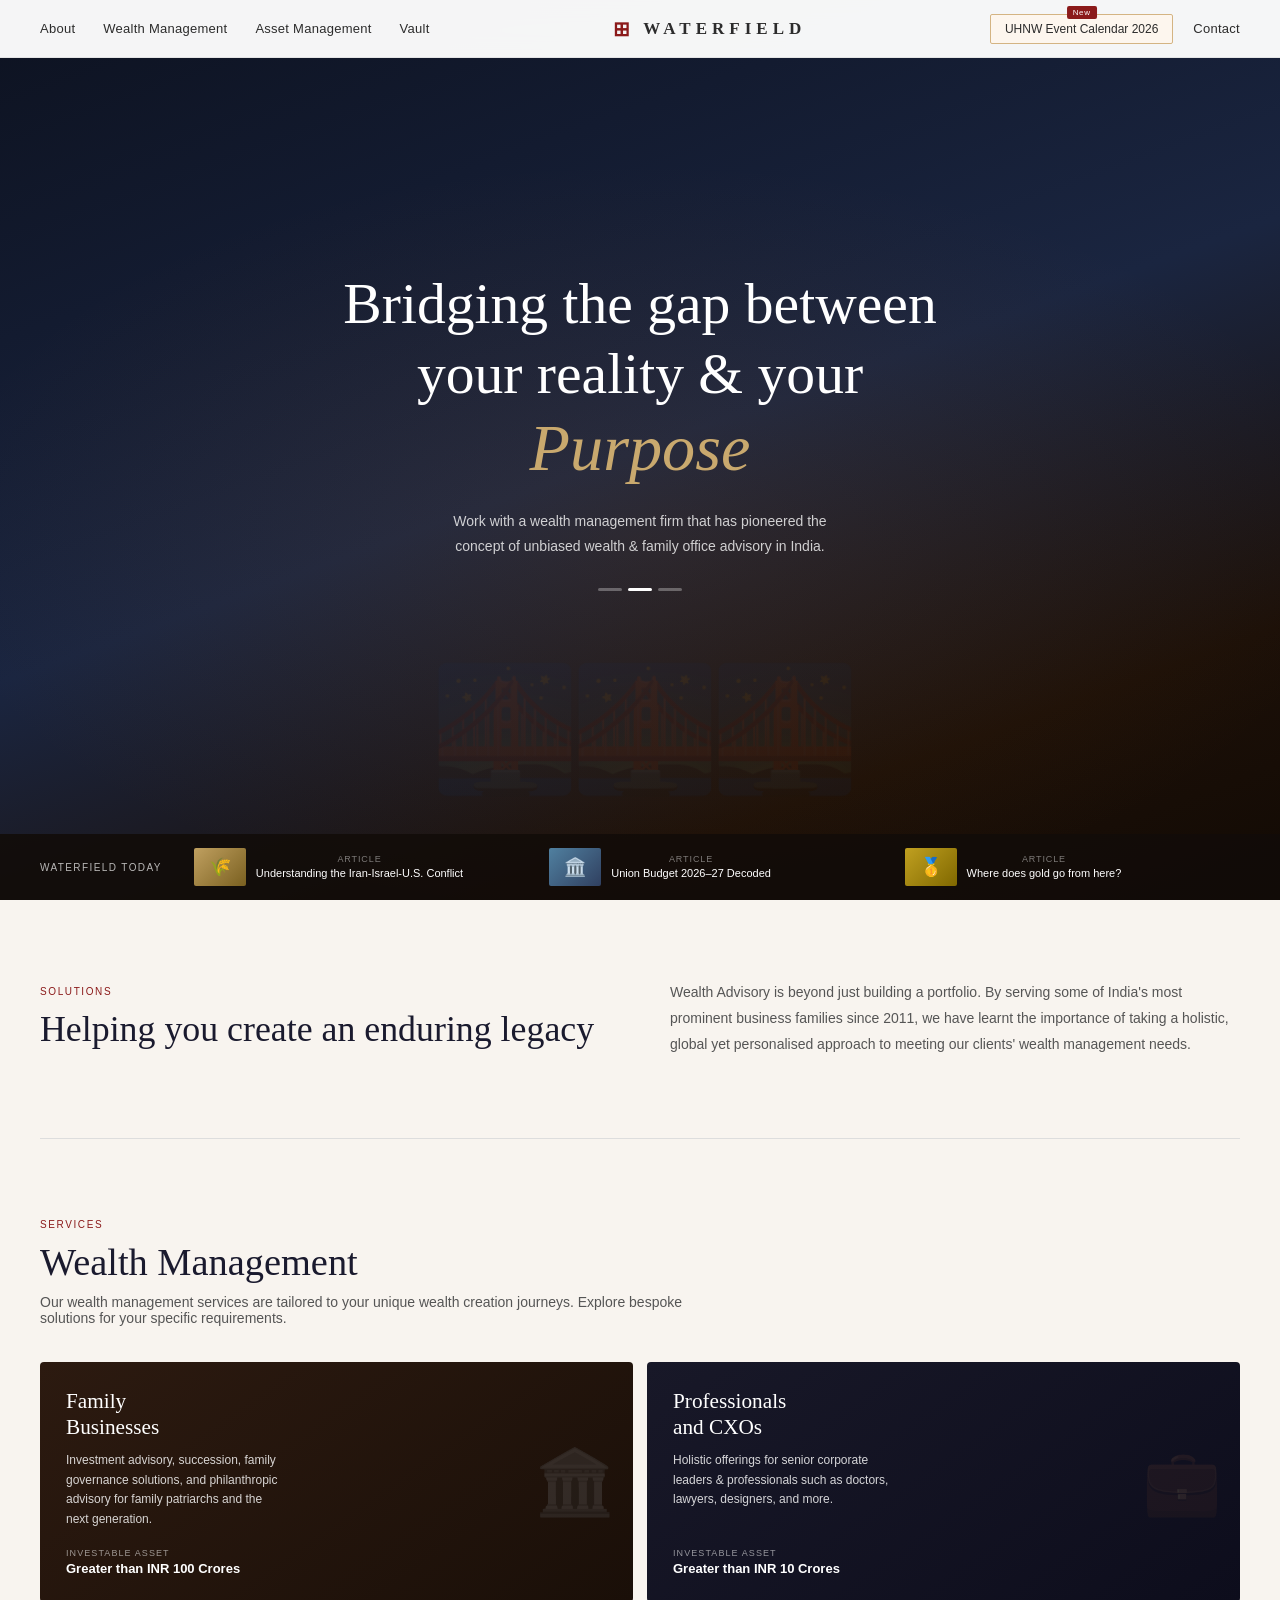
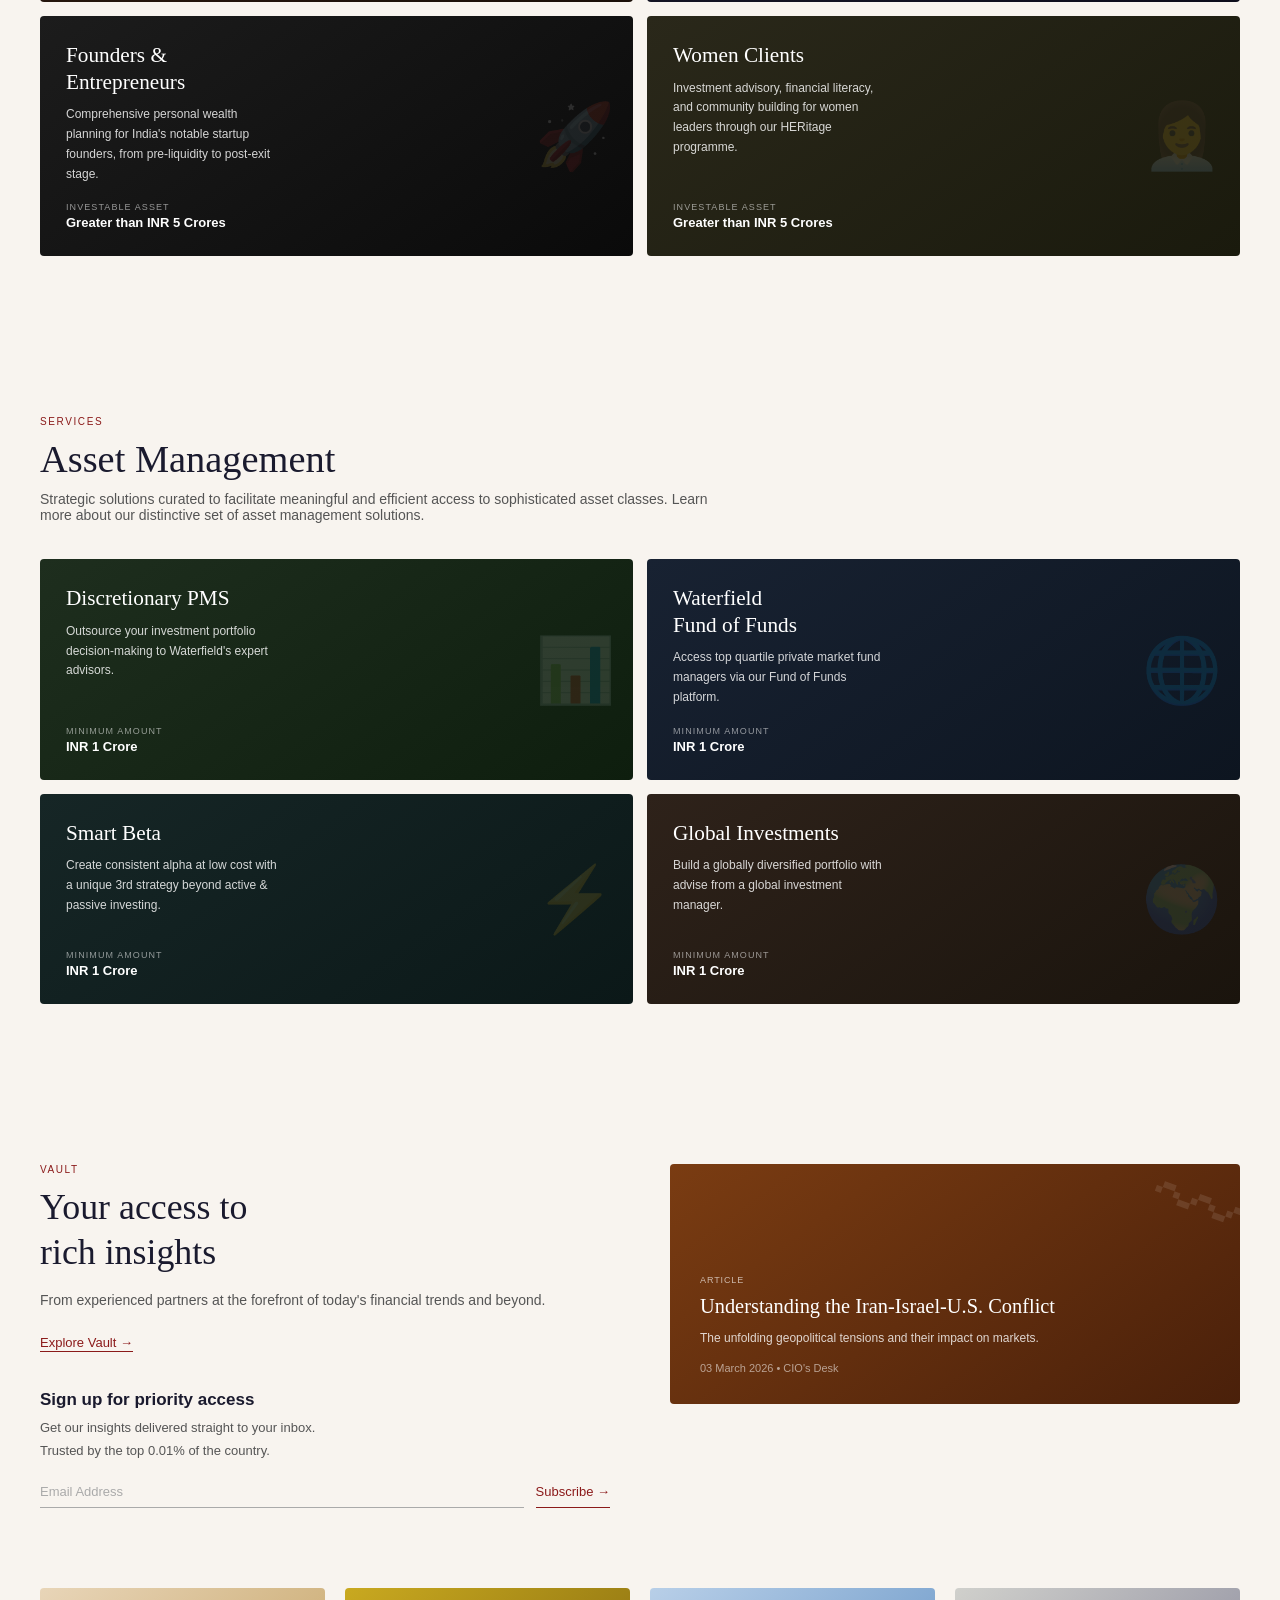
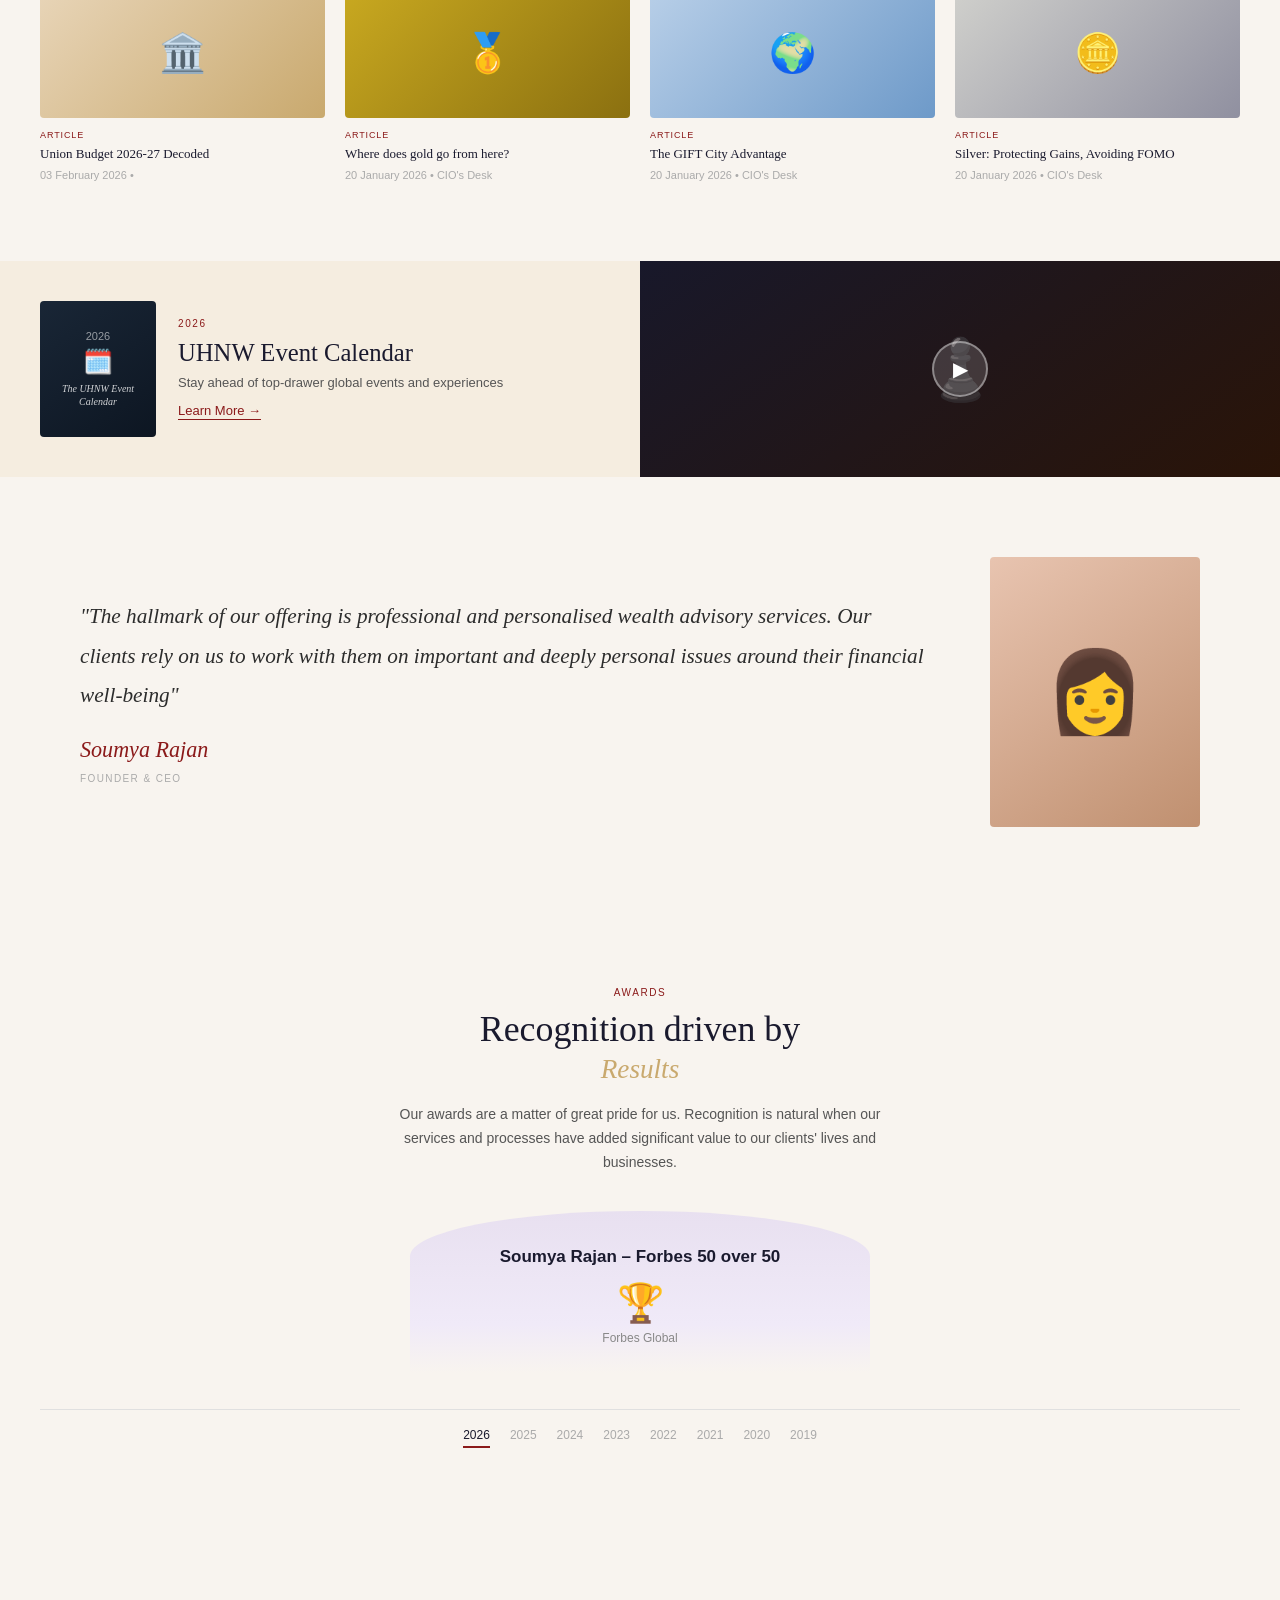
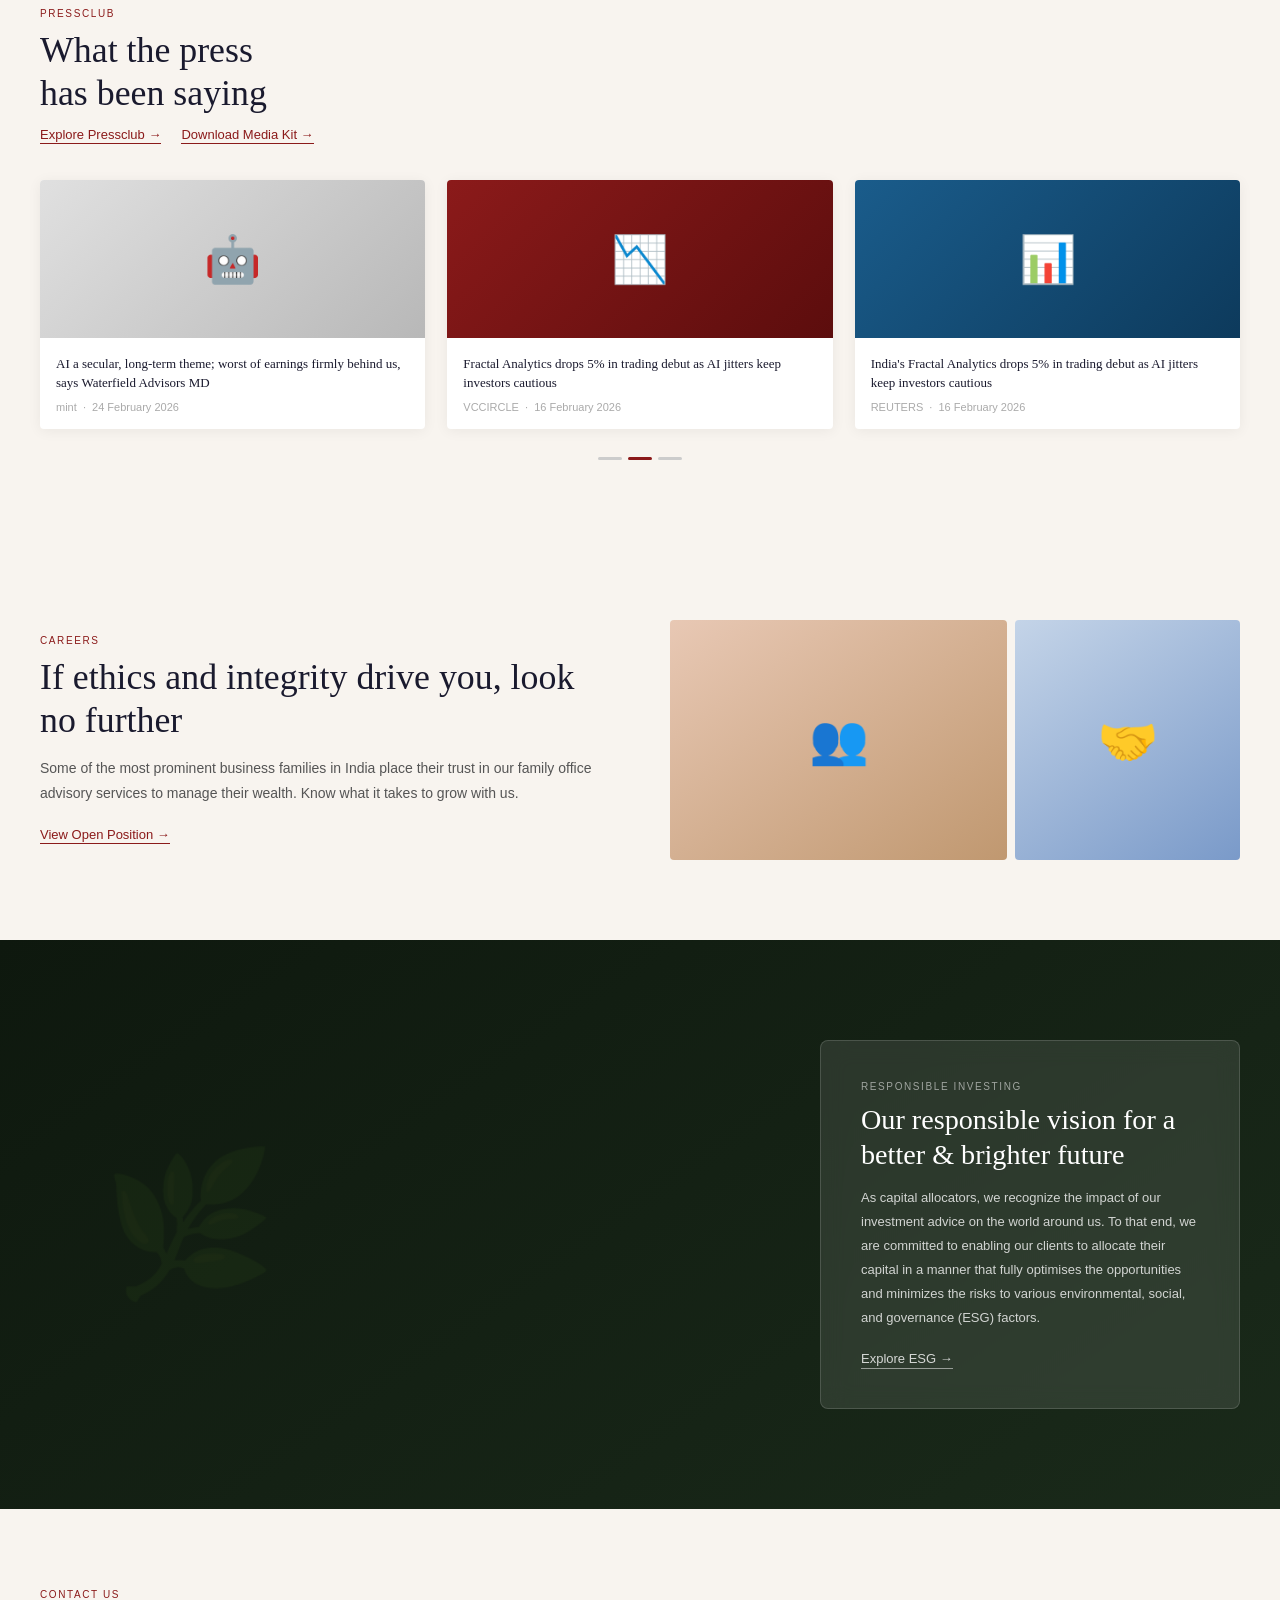
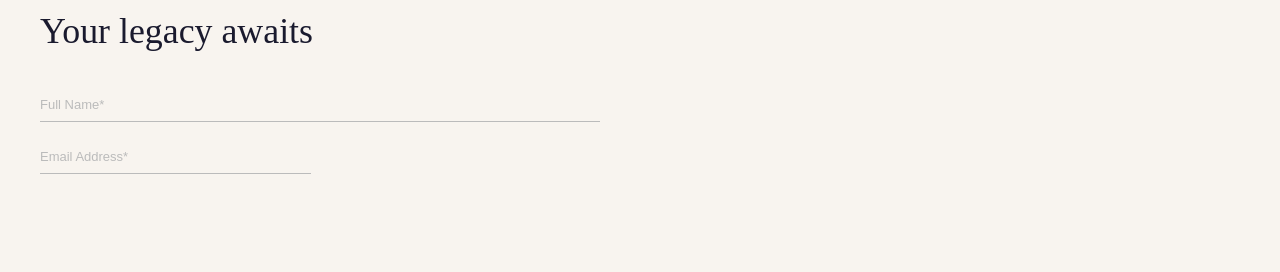
<file: them8.html>
<!DOCTYPE html>
<html lang="en">
<head>
<meta charset="UTF-8">
<meta name="viewport" content="width=device-width, initial-scale=1.0">
<title>Waterfield Advisors – Bridging the gap between your reality & your Purpose</title>
<style>
  *{margin:0;padding:0;box-sizing:border-box;}
  html{scroll-behavior:smooth;font-size:17px;}
  body{font-family:'Georgia',serif;background:#f8f4ef;color:#2c2c2c;overflow-x:hidden;}

  /* ── NAV ── */
  nav{position:fixed;top:0;left:0;right:0;z-index:1000;background:rgba(255,255,255,0.96);backdrop-filter:blur(12px);padding:0 40px;display:flex;align-items:center;justify-content:space-between;height:58px;border-bottom:1px solid rgba(0,0,0,0.07);}
  .nav-left{display:flex;gap:28px;align-items:center;}
  .nav-left a,.nav-right a{text-decoration:none;color:#2c2c2c;font-family:Arial,sans-serif;font-size:13px;letter-spacing:.02em;transition:color .2s;}
  .nav-left a:hover,.nav-right a:hover{color:#8b1a1a;}
  .logo{font-family:'Georgia',serif;font-size:17px;font-weight:bold;letter-spacing:5px;color:#2c2c2c;display:flex;align-items:center;gap:8px;text-transform:uppercase;text-decoration:none;}
  .logo-w{color:#8b1a1a;font-size:20px;font-weight:900;}
  .nav-right{display:flex;gap:20px;align-items:center;}
  .nav-badge{position:relative;background:#fdf6ee;border:1px solid #d4b483;padding:7px 14px;border-radius:2px;font-size:12px;font-family:Arial,sans-serif;color:#2c2c2c;cursor:pointer;transition:.2s;}
  .badge-new{position:absolute;top:-9px;left:50%;transform:translateX(-50%);background:#8b1a1a;color:#fff;font-size:8px;padding:2px 6px;border-radius:2px;letter-spacing:.08em;font-family:Arial,sans-serif;}
  .hamburger{display:none;flex-direction:column;gap:5px;cursor:pointer;padding:4px;}
  .hamburger span{display:block;width:24px;height:2px;background:#333;border-radius:2px;}

  /* ── HERO ── */
  .hero{min-height:100vh;background:linear-gradient(160deg,#0d1220 0%,#131b30 25%,#1a2540 50%,#1c1008 80%,#120a04 100%);position:relative;display:flex;flex-direction:column;justify-content:center;align-items:center;text-align:center;padding:100px 40px 140px;overflow:hidden;}
  .hero::before{content:'';position:absolute;inset:0;background:radial-gradient(ellipse 80% 60% at 50% 60%,rgba(180,100,20,.12) 0%,transparent 70%);}
  .hero-road{position:absolute;bottom:100px;left:50%;transform:translateX(-50%);font-size:120px;opacity:.06;white-space:nowrap;letter-spacing:-10px;}
  .hero h1{font-size:clamp(1.8rem,4.5vw,3.4rem);color:#fff;font-weight:400;line-height:1.2;position:relative;z-index:1;max-width:720px;}
  .italic-gold{font-style:italic;color:#c9a96e;display:block;font-size:1.15em;}
  .hero-sub{color:rgba(255,255,255,.78);font-size:14px;max-width:380px;line-height:1.8;position:relative;z-index:1;margin-top:22px;font-family:Arial,sans-serif;}
  .slide-dots{display:flex;gap:6px;justify-content:center;margin-top:28px;position:relative;z-index:2;}
  .slide-dot{width:24px;height:3px;background:rgba(255,255,255,.3);border-radius:2px;cursor:pointer;transition:.3s;}
  .slide-dot.active{background:#fff;}

  /* Waterfield Today bar */
  .wf-today{position:absolute;bottom:0;left:0;right:0;background:rgba(18,12,8,.88);padding:14px 40px;display:flex;align-items:center;gap:32px;z-index:2;}
  .today-label{color:rgba(255,255,255,.7);font-size:10px;letter-spacing:.14em;text-transform:uppercase;font-family:Arial,sans-serif;white-space:nowrap;min-width:110px;}
  .today-articles{display:flex;gap:20px;flex:1;overflow:hidden;}
  .today-article{display:flex;gap:10px;align-items:center;flex:1;min-width:0;}
  .ta-img{width:52px;height:38px;border-radius:2px;flex-shrink:0;display:flex;align-items:center;justify-content:center;font-size:18px;}
  .ta-tag{font-size:9px;color:rgba(255,255,255,.45);letter-spacing:.1em;font-family:Arial,sans-serif;text-transform:uppercase;}
  .ta-title{font-size:11px;color:#fff;line-height:1.35;font-family:Arial,sans-serif;margin-top:2px;}

  /* ── SECTIONS ── */
  section{padding:80px 40px;}
  .section-label{font-size:10px;letter-spacing:.16em;text-transform:uppercase;color:#8b1a1a;font-family:Arial,sans-serif;margin-bottom:10px;}
  hr.divider{border:none;border-top:1px solid #ddd;margin:0 40px;}

  /* Solutions */
  .solutions{background:#f8f4ef;display:grid;grid-template-columns:1fr 1fr;gap:60px;align-items:center;}
  .solutions h2{font-size:clamp(1.7rem,2.8vw,2.5rem);font-weight:400;line-height:1.25;color:#1a1a2e;}
  .solutions p{font-size:14px;line-height:1.85;color:#555;font-family:Arial,sans-serif;}

  /* Service Cards */
  .wm-section{background:#f8f4ef;}
  .wm-section h2,.am-section h2{font-size:clamp(1.9rem,3vw,2.8rem);font-weight:400;margin-bottom:10px;color:#1a1a2e;}
  .wm-section>p,.am-section>p{font-family:Arial,sans-serif;font-size:14px;color:#555;margin-bottom:36px;max-width:700px;}
  .cards-grid{display:grid;grid-template-columns:1fr 1fr;gap:14px;}
  .scard{border-radius:4px;padding:26px;color:#fff;position:relative;overflow:hidden;min-height:210px;display:flex;flex-direction:column;justify-content:space-between;cursor:pointer;transition:transform .2s;}
  .scard:hover{transform:translateY(-3px);}
  .scard-emoji{position:absolute;right:18px;top:50%;transform:translateY(-50%);font-size:64px;opacity:.12;}
  .scard h3{font-size:1.25rem;font-weight:400;line-height:1.25;margin-bottom:10px;}
  .scard p{font-size:12px;line-height:1.65;opacity:.82;font-family:Arial,sans-serif;max-width:220px;}
  .ia-label{font-size:9px;letter-spacing:.12em;text-transform:uppercase;opacity:.55;font-family:Arial,sans-serif;margin-top:18px;}
  .ia-val{font-size:13px;font-weight:600;font-family:Arial,sans-serif;margin-top:3px;}
  .c-family{background:linear-gradient(145deg,#2c1a10,#1a0f08);}
  .c-pro{background:linear-gradient(145deg,#181828,#0d0d1c);}
  .c-found{background:linear-gradient(145deg,#1c1c1c,#0a0a0a);}
  .c-women{background:linear-gradient(145deg,#2a281a,#1a1a0d);}
  .c-pms{background:linear-gradient(145deg,#1e2e1e,#0e1e0e);}
  .c-fof{background:linear-gradient(145deg,#182232,#0d1520);}
  .c-sb{background:linear-gradient(145deg,#162626,#0b1818);}
  .c-gl{background:linear-gradient(145deg,#2e221a,#1a140d);}

  /* Vault */
  .vault-section{background:#f8f4ef;display:grid;grid-template-columns:1fr 1fr;gap:60px;align-items:start;}
  .vault-left h2{font-size:clamp(1.7rem,2.8vw,2.4rem);font-weight:400;line-height:1.25;margin-bottom:14px;color:#1a1a2e;}
  .vault-left p{font-size:14px;color:#555;line-height:1.8;font-family:Arial,sans-serif;margin-bottom:18px;}
  .lnk{color:#8b1a1a;text-decoration:none;font-size:13px;font-family:Arial,sans-serif;border-bottom:1px solid #8b1a1a;padding-bottom:1px;}
  .signup-box{margin-top:38px;}
  .signup-box h3{font-size:1rem;font-weight:600;margin-bottom:6px;font-family:Arial,sans-serif;color:#1a1a2e;}
  .signup-box p{font-size:13px;color:#555;margin-bottom:14px;font-family:Arial,sans-serif;}
  .email-form{display:flex;gap:12px;align-items:flex-end;}
  .email-form input{flex:1;border:none;border-bottom:1px solid #aaa;background:transparent;padding:8px 0;font-size:13px;font-family:Arial,sans-serif;outline:none;color:#333;}
  .email-form input::placeholder{color:#aaa;}
  .sub-btn{background:none;border:none;color:#8b1a1a;font-size:13px;cursor:pointer;font-family:Arial,sans-serif;white-space:nowrap;padding-bottom:8px;border-bottom:1px solid #8b1a1a;}
  .vault-card{background:linear-gradient(145deg,#7a3c12,#4a200a);border-radius:4px;padding:30px;color:#fff;min-height:240px;display:flex;flex-direction:column;justify-content:flex-end;position:relative;overflow:hidden;}
  .vault-card::before{content:'〰';position:absolute;top:-10px;right:-10px;font-size:100px;opacity:.1;transform:rotate(20deg);}
  .v-tag{font-size:9px;letter-spacing:.1em;text-transform:uppercase;opacity:.65;font-family:Arial,sans-serif;margin-bottom:8px;}
  .vault-card h3{font-size:1.2rem;font-weight:400;margin-bottom:10px;line-height:1.3;}
  .vault-card p{font-size:12px;opacity:.8;font-family:Arial,sans-serif;line-height:1.55;}
  .v-date{font-size:11px;opacity:.55;font-family:Arial,sans-serif;margin-top:14px;}

  /* Articles grid */
  .articles-section{background:#f8f4ef;padding-top:0;}
  .articles-grid{display:grid;grid-template-columns:repeat(4,1fr);gap:20px;}
  .art-thumb{cursor:pointer;}
  .art-img{width:100%;height:130px;border-radius:4px;display:flex;align-items:center;justify-content:center;font-size:38px;margin-bottom:12px;}
  .ai1{background:linear-gradient(135deg,#e8d5b8,#c9a96e);}
  .ai2{background:linear-gradient(135deg,#c9a920,#8b7010);}
  .ai3{background:linear-gradient(135deg,#b8cfe8,#6e9ac9);}
  .ai4{background:linear-gradient(135deg,#d0d0cc,#9090a0);}
  .art-tag{font-size:9px;letter-spacing:.1em;text-transform:uppercase;color:#8b1a1a;font-family:Arial,sans-serif;margin-bottom:5px;}
  .art-thumb h4{font-size:13px;line-height:1.45;color:#1a1a2e;font-weight:400;margin-bottom:5px;}
  .art-date{font-size:11px;color:#aaa;font-family:Arial,sans-serif;}

  /* UHNW Banner */
  .uhnw-banner{background:#f5ede0;display:grid;grid-template-columns:1fr 1fr;}
  .uhnw-left{display:flex;gap:22px;align-items:center;padding:40px;}
  .cal-cover{width:116px;height:136px;background:linear-gradient(145deg,#192636,#0d1622);border-radius:4px;display:flex;flex-direction:column;align-items:center;justify-content:center;color:#fff;flex-shrink:0;padding:10px;text-align:center;}
  .cal-cover .c-year{font-size:11px;opacity:.55;font-family:Arial,sans-serif;}
  .cal-cover .c-icon{font-size:24px;margin:6px 0;}
  .cal-cover .c-title{font-size:10px;font-style:italic;line-height:1.35;opacity:.8;}
  .uhnw-text h3{font-size:1.45rem;font-weight:400;color:#1a1a2e;margin-bottom:8px;}
  .uhnw-text p{font-size:13px;color:#555;font-family:Arial,sans-serif;margin-bottom:10px;}
  .uhnw-right{background:linear-gradient(145deg,#18182a,#2a1408);display:flex;align-items:center;justify-content:center;min-height:200px;position:relative;}
  .uhnw-play{font-size:60px;opacity:.35;cursor:pointer;}
  .play-btn{position:absolute;width:56px;height:56px;border-radius:50%;background:rgba(255,255,255,.15);border:2px solid rgba(255,255,255,.4);display:flex;align-items:center;justify-content:center;color:#fff;font-size:20px;cursor:pointer;}

  /* CEO Quote */
  .ceo-quote{background:#f8f4ef;display:grid;grid-template-columns:1fr auto;gap:60px;align-items:center;padding:80px 80px;}
  .ceo-blockquote{font-size:clamp(.95rem,1.8vw,1.25rem);font-style:italic;line-height:1.85;color:#2c2c2c;margin-bottom:22px;}
  .ceo-sig{font-style:italic;color:#8b1a1a;font-size:1.3rem;display:block;margin-bottom:4px;}
  .ceo-role{font-size:10px;letter-spacing:.14em;text-transform:uppercase;color:#aaa;font-family:Arial,sans-serif;}
  .ceo-photo{width:210px;height:270px;background:linear-gradient(145deg,#e8c4b0,#c09070);border-radius:4px;display:flex;align-items:center;justify-content:center;font-size:80px;flex-shrink:0;}

  /* Awards */
  .awards-section{background:#f8f4ef;text-align:center;}
  .awards-section h2{font-size:clamp(1.7rem,2.8vw,2.5rem);font-weight:400;color:#1a1a2e;}
  .awards-section .italic-gold{display:block;font-size:1.6rem;color:#c9a96e;font-style:italic;margin:4px 0 18px;}
  .awards-section>p{font-size:14px;color:#555;max-width:500px;margin:0 auto 36px;font-family:Arial,sans-serif;line-height:1.7;}
  .award-dome{background:linear-gradient(180deg,#e8e0f0,#f0eaf8 70%,#f8f4ef 100%);border-radius:50% 50% 0 0 / 28% 28% 0 0;max-width:460px;margin:0 auto;padding:36px 40px 28px;}
  .award-name{font-size:1rem;color:#1a1a2e;margin-bottom:14px;font-family:Arial,sans-serif;font-weight:600;}
  .award-icon{font-size:38px;margin-bottom:6px;}
  .award-org{font-size:12px;color:#888;font-family:Arial,sans-serif;}
  .year-line{display:flex;justify-content:center;gap:20px;margin-top:36px;border-top:1px solid #e0e0e0;padding-top:14px;flex-wrap:wrap;}
  .yr{font-size:12px;color:#aaa;font-family:Arial,sans-serif;cursor:pointer;padding:4px 0;border-bottom:2px solid transparent;transition:.2s;}
  .yr.active{color:#1a1a2e;border-bottom:2px solid #8b1a1a;}

  /* Press */
  .press-section{background:#f8f4ef;}
  .press-section h2{font-size:clamp(1.7rem,2.8vw,2.5rem);font-weight:400;color:#1a1a2e;max-width:320px;line-height:1.2;}
  .press-links{display:flex;gap:20px;margin:12px 0 36px;}
  .press-cards{display:grid;grid-template-columns:repeat(3,1fr);gap:22px;}
  .pcard{background:#fff;border-radius:4px;overflow:hidden;box-shadow:0 2px 14px rgba(0,0,0,.06);cursor:pointer;transition:transform .2s;}
  .pcard:hover{transform:translateY(-3px);}
  .pcard-img{width:100%;height:158px;display:flex;align-items:center;justify-content:center;font-size:46px;}
  .pi1{background:linear-gradient(135deg,#e0e0e0,#b8b8b8);}
  .pi2{background:linear-gradient(135deg,#8b1a1a,#5c0d0d);}
  .pi3{background:linear-gradient(135deg,#1a5c8b,#0d3a5c);}
  .pcard-body{padding:16px;}
  .pcard-body h4{font-size:13px;line-height:1.5;color:#1a1a2e;font-weight:400;margin-bottom:8px;}
  .psource{font-size:11px;color:#aaa;font-family:Arial,sans-serif;}

  /* Careers */
  .careers-section{background:#f8f4ef;display:grid;grid-template-columns:1fr 1fr;gap:60px;align-items:center;}
  .careers-section h2{font-size:clamp(1.7rem,2.8vw,2.5rem);font-weight:400;color:#1a1a2e;line-height:1.2;margin-bottom:14px;}
  .careers-section p{font-size:14px;color:#555;line-height:1.8;font-family:Arial,sans-serif;margin-bottom:18px;}
  .career-photos{display:grid;grid-template-columns:3fr 2fr;gap:8px;height:240px;}
  .cphoto{border-radius:4px;display:flex;align-items:center;justify-content:center;font-size:48px;}
  .cp1{background:linear-gradient(145deg,#e8c8b4,#c09870);}
  .cp2{background:linear-gradient(145deg,#c4d4e8,#7a9ac9);}

  /* ESG */
  .esg-section{background:linear-gradient(145deg,#0e180e,#1a2a1a);padding:100px 40px;display:flex;justify-content:flex-end;position:relative;overflow:hidden;}
  .esg-section::before{content:'🌿';position:absolute;left:8%;top:50%;transform:translateY(-50%);font-size:140px;opacity:.07;}
  .esg-card{background:rgba(255,255,255,.1);backdrop-filter:blur(12px);border:1px solid rgba(255,255,255,.15);border-radius:8px;padding:40px;max-width:420px;color:#fff;}
  .esg-card .section-label{color:rgba(255,255,255,.55);}
  .esg-card h2{font-size:clamp(1.4rem,2.2vw,1.9rem);font-weight:400;margin-bottom:14px;line-height:1.25;}
  .esg-card p{font-size:13px;line-height:1.85;opacity:.78;font-family:Arial,sans-serif;margin-bottom:18px;}

  /* Contact */
  .contact-section{background:#f8f4ef;display:grid;grid-template-columns:1fr 1fr;gap:80px;}
  .contact-left h2{font-size:clamp(1.7rem,2.8vw,2.5rem);font-weight:400;color:#1a1a2e;margin-bottom:36px;}
  .form-row{display:grid;grid-template-columns:1fr 1fr;gap:18px;margin-bottom:18px;}
  .ffield{margin-bottom:18px;}
  .ffield input,.ffield textarea{width:100%;border:none;border-bottom:1px solid #bbb;background:transparent;padding:9px 0;font-size:13px;font-family:Arial,sans-serif;outline:none;color:#333;}
  .ffield input::placeholder,.ffield textarea::placeholder{color:#bbb;}
  .ffield textarea{resize:vertical;min-height:80px;border:1px solid #bbb;padding:8px;border-radius:2px;margin-top:6px;}
  .radio-grp{margin-bottom:18px;}
  .radio-grp label.rlabel{font-size:13px;font-family:Arial,sans-serif;color:#333;margin-bottom:8px;display:block;font-weight:600;}
  .ropt{display:flex;align-items:center;gap:8px;margin-bottom:5px;font-size:13px;font-family:Arial,sans-serif;color:#333;cursor:pointer;}
  .ropt input{width:auto;}
  .submit-btn{background:none;border:none;color:#8b1a1a;font-size:14px;cursor:pointer;font-family:Arial,sans-serif;border-bottom:1px solid #8b1a1a;padding-bottom:2px;margin-top:14px;}
  .contact-right h3{font-size:10px;letter-spacing:.12em;text-transform:uppercase;color:#1a1a2e;font-family:Arial,sans-serif;margin-bottom:8px;margin-top:22px;}
  .contact-right p{font-size:13px;color:#555;font-family:Arial,sans-serif;line-height:1.85;}
  .contact-right a{font-size:13px;color:#8b1a1a;font-family:Arial,sans-serif;text-decoration:none;}
  .social-icons{display:flex;gap:10px;margin-top:10px;}
  .si{width:32px;height:32px;border-radius:50%;display:flex;align-items:center;justify-content:center;font-size:13px;text-decoration:none;font-weight:bold;}
  .si-in{background:#0077b5;color:#fff;}
  .si-yt{background:#ff0000;color:#fff;}
  .si-tw{background:#000;color:#fff;}
  .si-ig{background:linear-gradient(135deg,#833ab4,#fd1d1d,#fcb045);color:#fff;}
  .offices-list{margin-top:10px;}
  .office-row{display:flex;justify-content:space-between;align-items:center;padding:11px 0;border-bottom:1px solid #e8e8e8;font-family:Arial,sans-serif;font-size:14px;cursor:pointer;color:#1a1a2e;transition:.2s;}
  .office-row:hover{color:#8b1a1a;}
  .oplus{color:#8b1a1a;font-size:18px;transition:.2s;}
  .recaptcha-mock{display:flex;align-items:center;gap:12px;border:1px solid #ddd;padding:11px 14px;border-radius:4px;width:fit-content;margin:14px 0;background:#fafafa;}
  .recaptcha-mock input{width:auto;border:1px solid #ccc;}
  .recaptcha-mock span{font-size:13px;font-family:Arial,sans-serif;color:#333;}

  /* Footer */
  footer{background:#f5ede0;padding:56px 40px 36px;}
  .footer-top{display:grid;grid-template-columns:1.2fr 1fr 1.2fr 1.2fr .8fr;gap:36px;margin-bottom:40px;}
  .footer-brand{font-family:Arial,sans-serif;}
  .footer-brand .fb-logo{font-family:'Georgia',serif;font-size:14px;letter-spacing:4px;font-weight:bold;color:#2c2c2c;display:flex;align-items:center;gap:6px;text-transform:uppercase;margin-bottom:8px;}
  .footer-brand .fb-logo span{color:#8b1a1a;}
  .footer-brand p{font-size:13px;color:#555;line-height:1.5;}
  .fcol h4{font-size:10px;letter-spacing:.1em;text-transform:uppercase;color:#1a1a2e;font-family:Arial,sans-serif;margin-bottom:10px;}
  .fcol a{display:block;font-size:12px;color:#777;font-family:Arial,sans-serif;text-decoration:none;line-height:2.1;}
  .fcol a:hover{color:#8b1a1a;}
  .fcol+.fcol{margin-top:0;}
  .footer-bottom{border-top:1px solid #ddd;padding-top:22px;display:grid;grid-template-columns:1fr 1fr 1fr;gap:24px;}
  .footer-legal{font-size:11px;color:#aaa;font-family:Arial,sans-serif;line-height:1.75;}
  .footer-legal strong{display:block;color:#666;margin-bottom:3px;font-size:11px;}
  .complaints{font-size:11px;color:#aaa;font-family:Arial,sans-serif;line-height:1.75;}
  .complaints strong{display:block;color:#666;font-size:11px;margin-bottom:3px;}

  /* ── RESPONSIVE ── */
  @media(max-width:900px){
    nav{padding:0 16px;}
    .nav-left{display:none;}
    .nav-right{display:none;}
    .hamburger{display:flex;}
    section{padding:50px 20px;}
    .solutions{grid-template-columns:1fr;gap:22px;}
    .cards-grid{grid-template-columns:1fr;}
    .vault-section{grid-template-columns:1fr;}
    .ceo-quote{grid-template-columns:1fr;padding:50px 20px;}
    .ceo-photo{display:none;}
    .press-cards{grid-template-columns:1fr;}
    .careers-section{grid-template-columns:1fr;}
    .career-photos{display:none;}
    .contact-section{grid-template-columns:1fr;gap:40px;}
    .footer-top{grid-template-columns:1fr 1fr;}
    .footer-bottom{grid-template-columns:1fr;}
    .articles-grid{grid-template-columns:1fr 1fr;}
    .uhnw-banner{grid-template-columns:1fr;}
    .uhnw-right{min-height:140px;}
    .wf-today{flex-direction:column;gap:12px;padding:14px 20px;}
    .today-articles{flex-direction:column;gap:10px;}
    .form-row{grid-template-columns:1fr;}
    .esg-section{justify-content:center;padding:60px 20px;}
    .esg-card{max-width:100%;}
    .hero{padding:80px 20px 200px;}
    .year-line{gap:12px;}
  }
  @media(max-width:520px){
    .articles-grid{grid-template-columns:1fr;}
    .footer-top{grid-template-columns:1fr;}
    .footer-bottom{grid-template-columns:1fr;}
    .nav-badge{display:none;}
    .press-section h2{max-width:100%;}
  }
</style>
</head>
<body>

<!-- NAV -->
<nav id="main-nav">
  <div class="nav-left">
    <a href="#solutions">About</a>
    <a href="#wealth">Wealth Management</a>
    <a href="#asset">Asset Management</a>
    <a href="#vault">Vault</a>
  </div>
  <a class="logo" href="#">
    <span class="logo-w">⊞</span> WATERFIELD
  </a>
  <div class="nav-right">
    <div class="nav-badge">
      <span class="badge-new">New</span>
      UHNW Event Calendar 2026
    </div>
    <a href="#contact">Contact</a>
  </div>
  <div class="hamburger" id="hbg"><span></span><span></span><span></span></div>
</nav>

<!-- HERO -->
<section class="hero" id="home">
  <div class="hero-road">🌉🌉🌉</div>
  <h1>Bridging the gap between<br>your reality &amp; your<span class="italic-gold">Purpose</span></h1>
  <p class="hero-sub">Work with a wealth management firm that has pioneered the concept of unbiased wealth &amp; family office advisory in India.</p>
  <div class="slide-dots">
    <div class="slide-dot"></div>
    <div class="slide-dot active"></div>
    <div class="slide-dot"></div>
  </div>
  <!-- Waterfield Today -->
  <div class="wf-today">
    <div class="today-label">WATERFIELD TODAY</div>
    <div class="today-articles">
      <div class="today-article">
        <div class="ta-img" style="background:linear-gradient(135deg,#c0a060,#7a6020);">🌾</div>
        <div>
          <div class="ta-tag">ARTICLE</div>
          <div class="ta-title">Understanding the Iran-Israel-U.S. Conflict</div>
        </div>
      </div>
      <div class="today-article">
        <div class="ta-img" style="background:linear-gradient(135deg,#5080a0,#304060);">🏛️</div>
        <div>
          <div class="ta-tag">ARTICLE</div>
          <div class="ta-title">Union Budget 2026–27 Decoded</div>
        </div>
      </div>
      <div class="today-article">
        <div class="ta-img" style="background:linear-gradient(135deg,#c0a020,#806800);">🥇</div>
        <div>
          <div class="ta-tag">ARTICLE</div>
          <div class="ta-title">Where does gold go from here?</div>
        </div>
      </div>
    </div>
  </div>
</section>

<!-- SOLUTIONS -->
<section class="solutions" id="solutions">
  <div>
    <div class="section-label">SOLUTIONS</div>
    <h2>Helping you create an enduring legacy</h2>
  </div>
  <div>
    <p>Wealth Advisory is beyond just building a portfolio. By serving some of India's most prominent business families since 2011, we have learnt the importance of taking a holistic, global yet personalised approach to meeting our clients' wealth management needs.</p>
  </div>
</section>

<hr class="divider">

<!-- WEALTH MANAGEMENT -->
<section class="wm-section" id="wealth">
  <div class="section-label">SERVICES</div>
  <h2>Wealth Management</h2>
  <p>Our wealth management services are tailored to your unique wealth creation journeys. Explore bespoke solutions for your specific requirements.</p>
  <div class="cards-grid">
    <div class="scard c-family">
      <div>
        <h3>Family<br>Businesses</h3>
        <p>Investment advisory, succession, family governance solutions, and philanthropic advisory for family patriarchs and the next generation.</p>
      </div>
      <div>
        <div class="ia-label">INVESTABLE ASSET</div>
        <div class="ia-val">Greater than INR 100 Crores</div>
      </div>
      <div class="scard-emoji">🏛️</div>
    </div>
    <div class="scard c-pro">
      <div>
        <h3>Professionals<br>and CXOs</h3>
        <p>Holistic offerings for senior corporate leaders &amp; professionals such as doctors, lawyers, designers, and more.</p>
      </div>
      <div>
        <div class="ia-label">INVESTABLE ASSET</div>
        <div class="ia-val">Greater than INR 10 Crores</div>
      </div>
      <div class="scard-emoji">💼</div>
    </div>
    <div class="scard c-found">
      <div>
        <h3>Founders &amp;<br>Entrepreneurs</h3>
        <p>Comprehensive personal wealth planning for India's notable startup founders, from pre-liquidity to post-exit stage.</p>
      </div>
      <div>
        <div class="ia-label">INVESTABLE ASSET</div>
        <div class="ia-val">Greater than INR 5 Crores</div>
      </div>
      <div class="scard-emoji">🚀</div>
    </div>
    <div class="scard c-women">
      <div>
        <h3>Women Clients</h3>
        <p>Investment advisory, financial literacy, and community building for women leaders through our HERitage programme.</p>
      </div>
      <div>
        <div class="ia-label">INVESTABLE ASSET</div>
        <div class="ia-val">Greater than INR 5 Crores</div>
      </div>
      <div class="scard-emoji">👩‍💼</div>
    </div>
  </div>
</section>

<!-- ASSET MANAGEMENT -->
<section class="am-section" id="asset" style="background:#f8f4ef;">
  <div class="section-label">SERVICES</div>
  <h2>Asset Management</h2>
  <p>Strategic solutions curated to facilitate meaningful and efficient access to sophisticated asset classes. Learn more about our distinctive set of asset management solutions.</p>
  <div class="cards-grid">
    <div class="scard c-pms">
      <div>
        <h3>Discretionary PMS</h3>
        <p>Outsource your investment portfolio decision-making to Waterfield's expert advisors.</p>
      </div>
      <div>
        <div class="ia-label">MINIMUM AMOUNT</div>
        <div class="ia-val">INR 1 Crore</div>
      </div>
      <div class="scard-emoji">📊</div>
    </div>
    <div class="scard c-fof">
      <div>
        <h3>Waterfield<br>Fund of Funds</h3>
        <p>Access top quartile private market fund managers via our Fund of Funds platform.</p>
      </div>
      <div>
        <div class="ia-label">MINIMUM AMOUNT</div>
        <div class="ia-val">INR 1 Crore</div>
      </div>
      <div class="scard-emoji">🌐</div>
    </div>
    <div class="scard c-sb">
      <div>
        <h3>Smart Beta</h3>
        <p>Create consistent alpha at low cost with a unique 3rd strategy beyond active &amp; passive investing.</p>
      </div>
      <div>
        <div class="ia-label">MINIMUM AMOUNT</div>
        <div class="ia-val">INR 1 Crore</div>
      </div>
      <div class="scard-emoji">⚡</div>
    </div>
    <div class="scard c-gl">
      <div>
        <h3>Global Investments</h3>
        <p>Build a globally diversified portfolio with advise from a global investment manager.</p>
      </div>
      <div>
        <div class="ia-label">MINIMUM AMOUNT</div>
        <div class="ia-val">INR 1 Crore</div>
      </div>
      <div class="scard-emoji">🌍</div>
    </div>
  </div>
</section>

<!-- VAULT -->
<section class="vault-section" id="vault">
  <div class="vault-left">
    <div class="section-label">VAULT</div>
    <h2>Your access to<br>rich insights</h2>
    <p>From experienced partners at the forefront of today's financial trends and beyond.</p>
    <a href="#" class="lnk">Explore Vault →</a>
    <div class="signup-box">
      <h3>Sign up for priority access</h3>
      <p>Get our insights delivered straight to your inbox.<br>Trusted by the top 0.01% of the country.</p>
      <div class="email-form">
        <input type="email" placeholder="Email Address">
        <button class="sub-btn">Subscribe →</button>
      </div>
    </div>
  </div>
  <div>
    <div class="vault-card">
      <div>
        <div class="v-tag">ARTICLE</div>
        <h3>Understanding the Iran-Israel-U.S. Conflict</h3>
        <p>The unfolding geopolitical tensions and their impact on markets.</p>
        <div class="v-date">03 March 2026 • CIO's Desk</div>
      </div>
    </div>
  </div>
</section>

<!-- ARTICLES GRID -->
<section class="articles-section">
  <div class="articles-grid">
    <div class="art-thumb">
      <div class="art-img ai1">🏛️</div>
      <div class="art-tag">ARTICLE</div>
      <h4>Union Budget 2026-27 Decoded</h4>
      <div class="art-date">03 February 2026 •</div>
    </div>
    <div class="art-thumb">
      <div class="art-img ai2">🥇</div>
      <div class="art-tag">ARTICLE</div>
      <h4>Where does gold go from here?</h4>
      <div class="art-date">20 January 2026 • CIO's Desk</div>
    </div>
    <div class="art-thumb">
      <div class="art-img ai3">🌍</div>
      <div class="art-tag">ARTICLE</div>
      <h4>The GIFT City Advantage</h4>
      <div class="art-date">20 January 2026 • CIO's Desk</div>
    </div>
    <div class="art-thumb">
      <div class="art-img ai4">🪙</div>
      <div class="art-tag">ARTICLE</div>
      <h4>Silver: Protecting Gains, Avoiding FOMO</h4>
      <div class="art-date">20 January 2026 • CIO's Desk</div>
    </div>
  </div>
</section>

<!-- UHNW BANNER -->
<div class="uhnw-banner">
  <div class="uhnw-left">
    <div class="cal-cover">
      <div class="c-year">2026</div>
      <div class="c-icon">🗓️</div>
      <div class="c-title">The UHNW Event Calendar</div>
    </div>
    <div class="uhnw-text">
      <div class="section-label">2026</div>
      <h3>UHNW Event Calendar</h3>
      <p>Stay ahead of top-drawer global events and experiences</p>
      <a href="#" class="lnk">Learn More →</a>
    </div>
  </div>
  <div class="uhnw-right">
    <div style="text-align:center;">
      <div class="uhnw-play">♟️</div>
    </div>
    <div class="play-btn">▶</div>
  </div>
</div>

<!-- CEO QUOTE -->
<section class="ceo-quote">
  <div class="quote-text">
    <blockquote class="ceo-blockquote">
      "The hallmark of our offering is professional and personalised wealth advisory services. Our clients rely on us to work with them on important and deeply personal issues around their financial well-being"
    </blockquote>
    <span class="ceo-sig">Soumya Rajan</span>
    <span class="ceo-role">FOUNDER &amp; CEO</span>
  </div>
  <div class="ceo-photo">👩</div>
</section>

<!-- AWARDS -->
<section class="awards-section">
  <div class="section-label">AWARDS</div>
  <h2>Recognition driven by</h2>
  <span class="italic-gold">Results</span>
  <p>Our awards are a matter of great pride for us. Recognition is natural when our services and processes have added significant value to our clients' lives and businesses.</p>
  <div class="award-dome">
    <div class="award-name">Soumya Rajan – Forbes 50 over 50</div>
    <div class="award-icon">🏆</div>
    <div class="award-org">Forbes Global</div>
  </div>
  <div class="year-line">
    <div class="yr active" onclick="setYr(this)">2026</div>
    <div class="yr" onclick="setYr(this)">2025</div>
    <div class="yr" onclick="setYr(this)">2024</div>
    <div class="yr" onclick="setYr(this)">2023</div>
    <div class="yr" onclick="setYr(this)">2022</div>
    <div class="yr" onclick="setYr(this)">2021</div>
    <div class="yr" onclick="setYr(this)">2020</div>
    <div class="yr" onclick="setYr(this)">2019</div>
  </div>
</section>

<!-- PRESS -->
<section class="press-section">
  <div class="section-label">PRESSCLUB</div>
  <h2>What the press<br>has been saying</h2>
  <div class="press-links">
    <a href="#" class="lnk">Explore Pressclub →</a>
    <a href="#" class="lnk">Download Media Kit →</a>
  </div>
  <div class="press-cards">
    <div class="pcard">
      <div class="pcard-img pi1">🤖</div>
      <div class="pcard-body">
        <h4>AI a secular, long-term theme; worst of earnings firmly behind us, says Waterfield Advisors MD</h4>
        <div class="psource">mint &nbsp;·&nbsp; 24 February 2026</div>
      </div>
    </div>
    <div class="pcard">
      <div class="pcard-img pi2">📉</div>
      <div class="pcard-body">
        <h4>Fractal Analytics drops 5% in trading debut as AI jitters keep investors cautious</h4>
        <div class="psource">VCCIRCLE &nbsp;·&nbsp; 16 February 2026</div>
      </div>
    </div>
    <div class="pcard">
      <div class="pcard-img pi3">📊</div>
      <div class="pcard-body">
        <h4>India's Fractal Analytics drops 5% in trading debut as AI jitters keep investors cautious</h4>
        <div class="psource">REUTERS &nbsp;·&nbsp; 16 February 2026</div>
      </div>
    </div>
  </div>
  <div class="slide-dots" style="margin-top:28px;">
    <div class="slide-dot" style="background:#ccc;"></div>
    <div class="slide-dot" style="background:#8b1a1a;"></div>
    <div class="slide-dot" style="background:#ccc;"></div>
  </div>
</section>

<!-- CAREERS -->
<section class="careers-section">
  <div>
    <div class="section-label">CAREERS</div>
    <h2>If ethics and integrity drive you, look no further</h2>
    <p>Some of the most prominent business families in India place their trust in our family office advisory services to manage their wealth. Know what it takes to grow with us.</p>
    <a href="#" class="lnk">View Open Position →</a>
  </div>
  <div class="career-photos">
    <div class="cphoto cp1">👥</div>
    <div class="cphoto cp2">🤝</div>
  </div>
</section>

<!-- ESG -->
<section class="esg-section">
  <div class="esg-card">
    <div class="section-label">RESPONSIBLE INVESTING</div>
    <h2>Our responsible vision for a better &amp; brighter future</h2>
    <p>As capital allocators, we recognize the impact of our investment advice on the world around us. To that end, we are committed to enabling our clients to allocate their capital in a manner that fully optimises the opportunities and minimizes the risks to various environmental, social, and governance (ESG) factors.</p>
    <a href="#" style="color:rgba(255,255,255,.8);text-decoration:none;font-size:13px;font-family:Arial,sans-serif;border-bottom:1px solid rgba(255,255,255,.5);padding-bottom:2px;">Explore ESG →</a>
  </div>
</section>

<!-- CONTACT -->
<section class="contact-section" id="contact">
  <div class="contact-left">
    <div class="section-label">CONTACT US</div>
    <h2>Your legacy awaits</h2>
    <div class="ffield"><input type="text" placeholder="Full Name*"></div>
    <div class="form-row">
      <div class="ffield" style="margin-bottom:0;"><input type="email" placeholder="Email Address*"></div>
      <div class
</file>
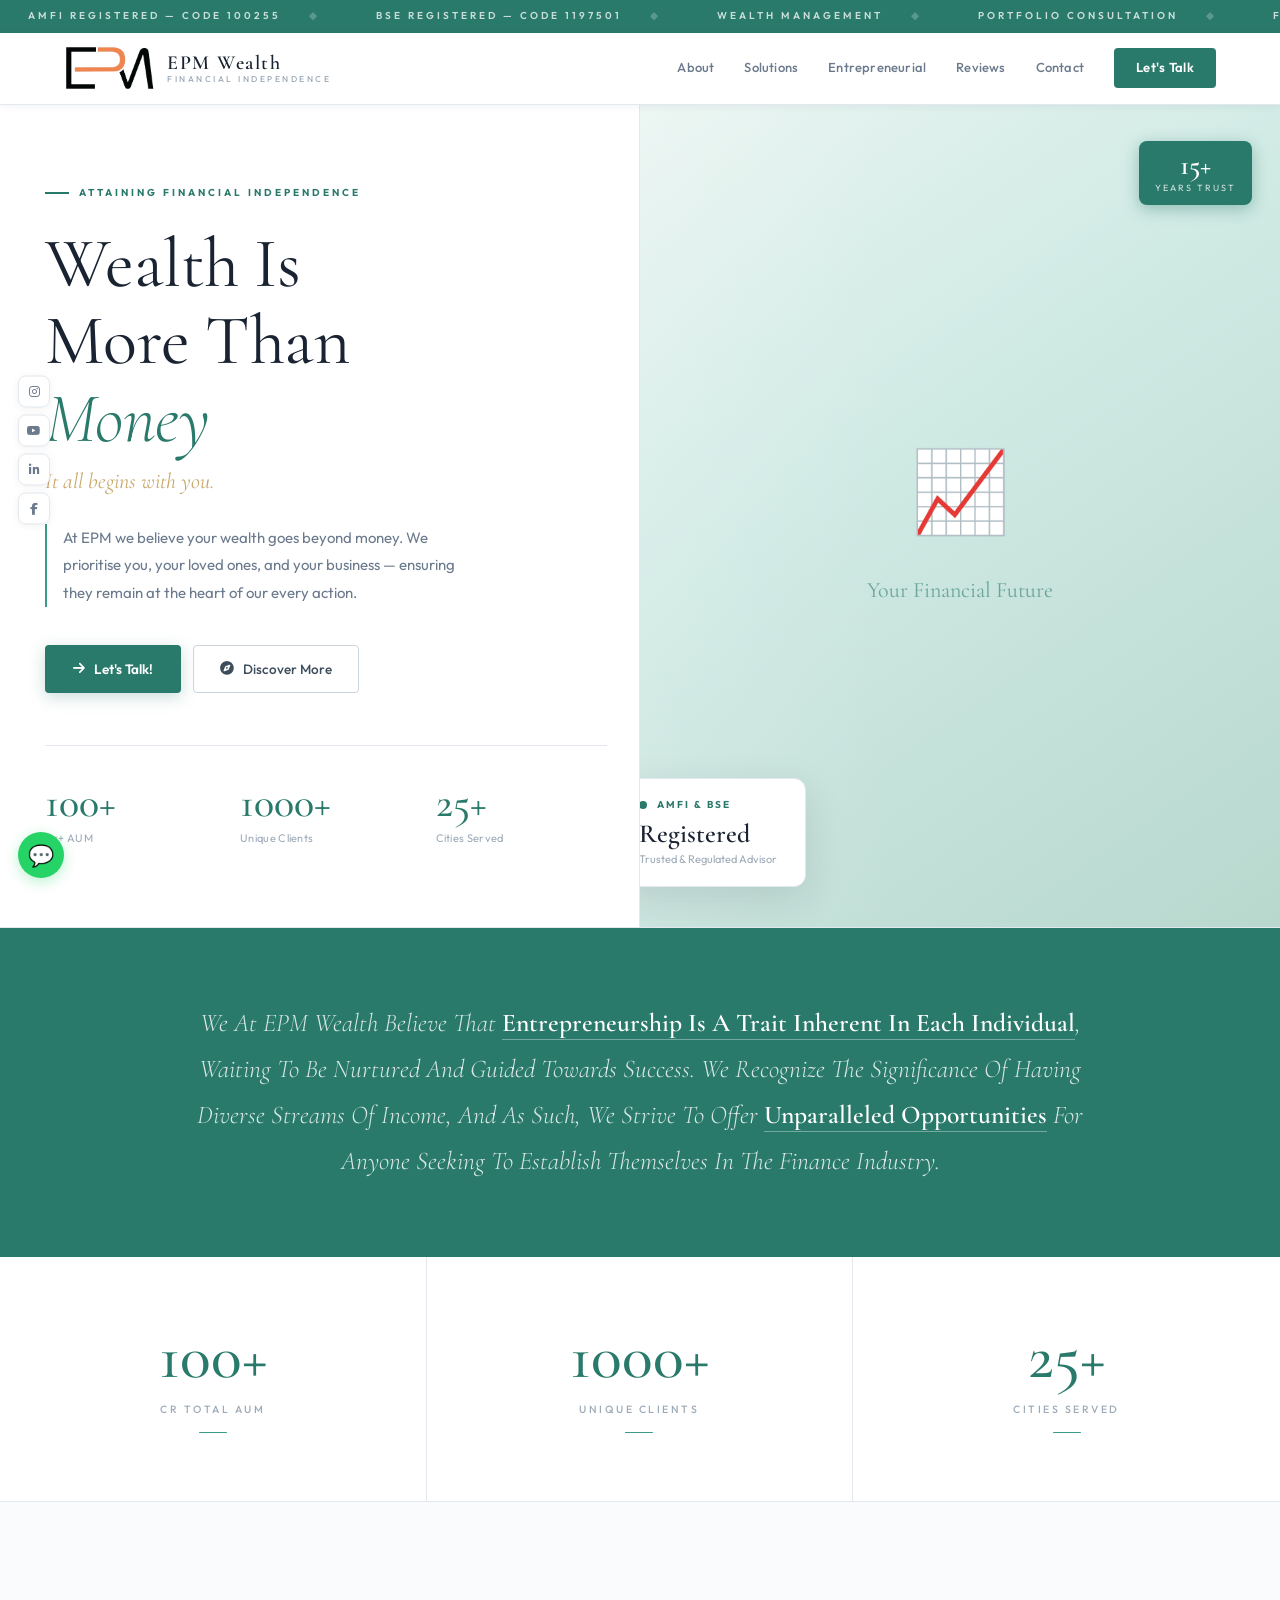
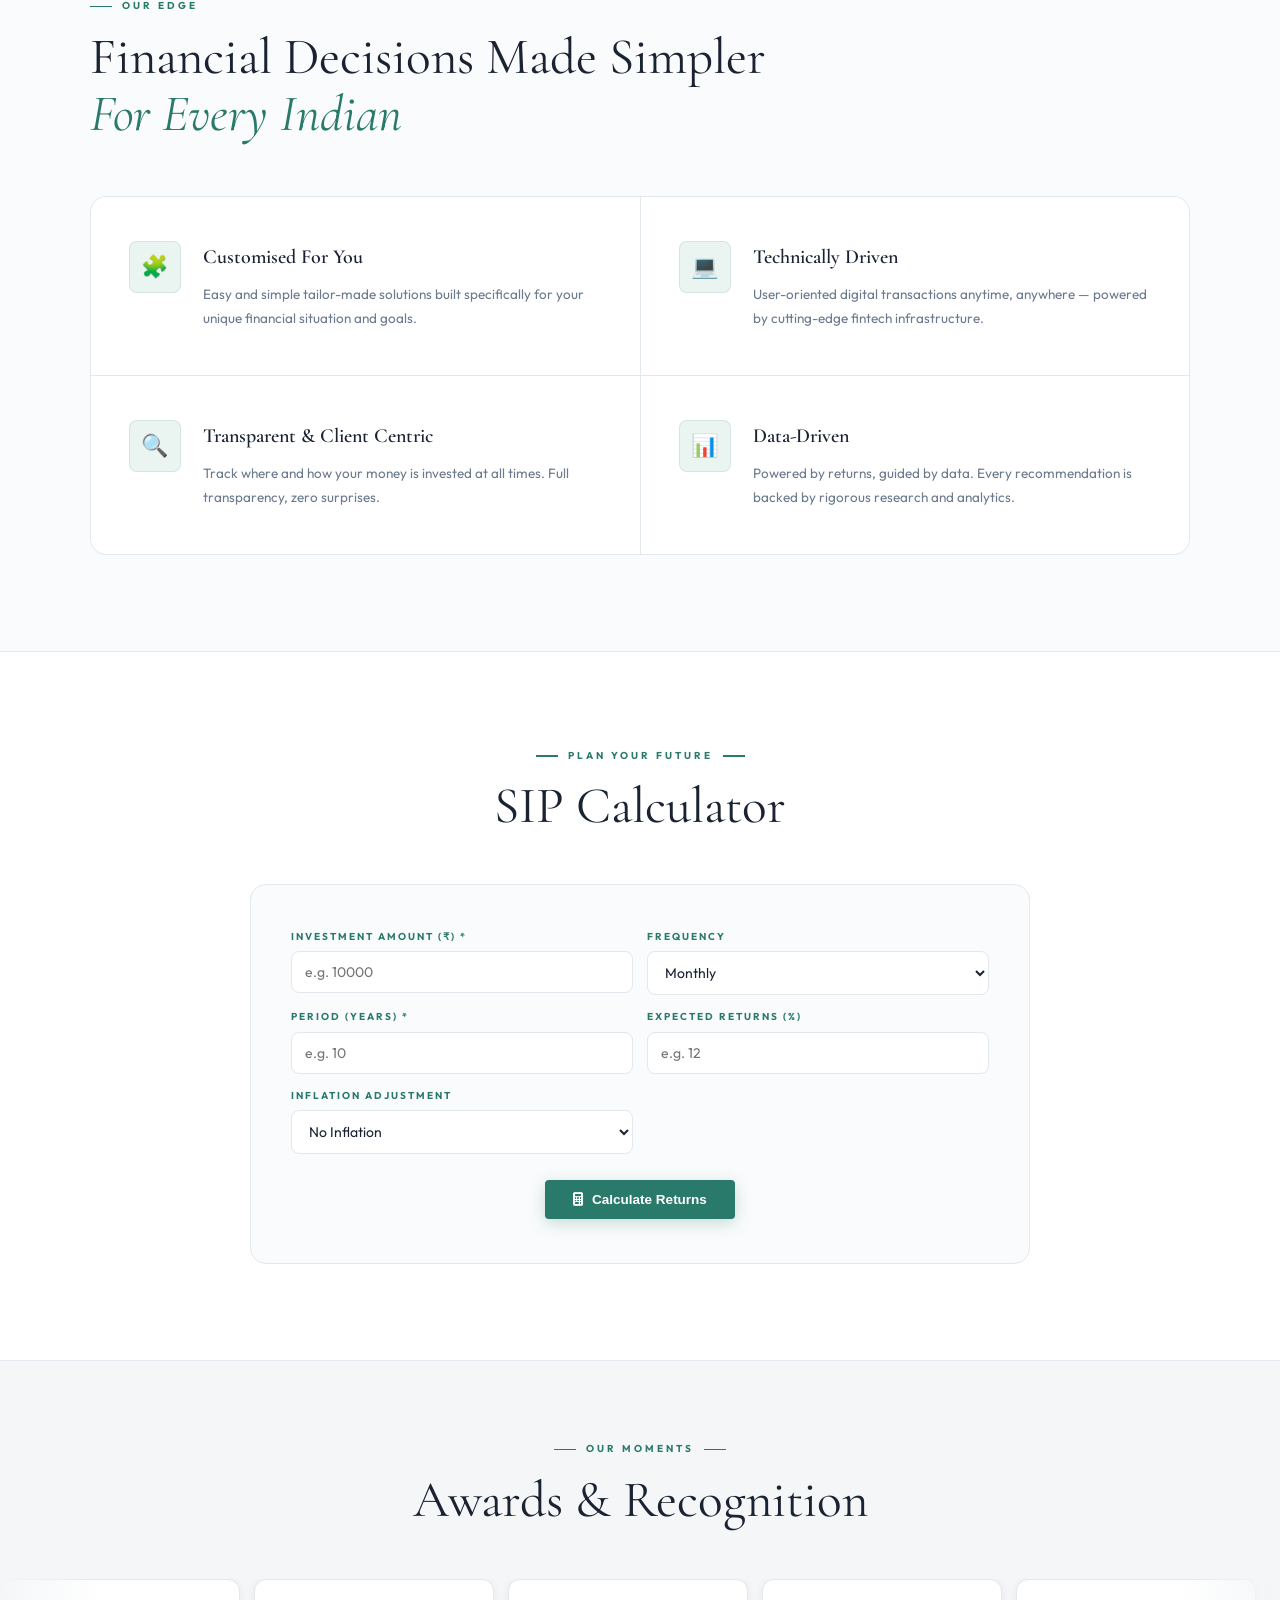
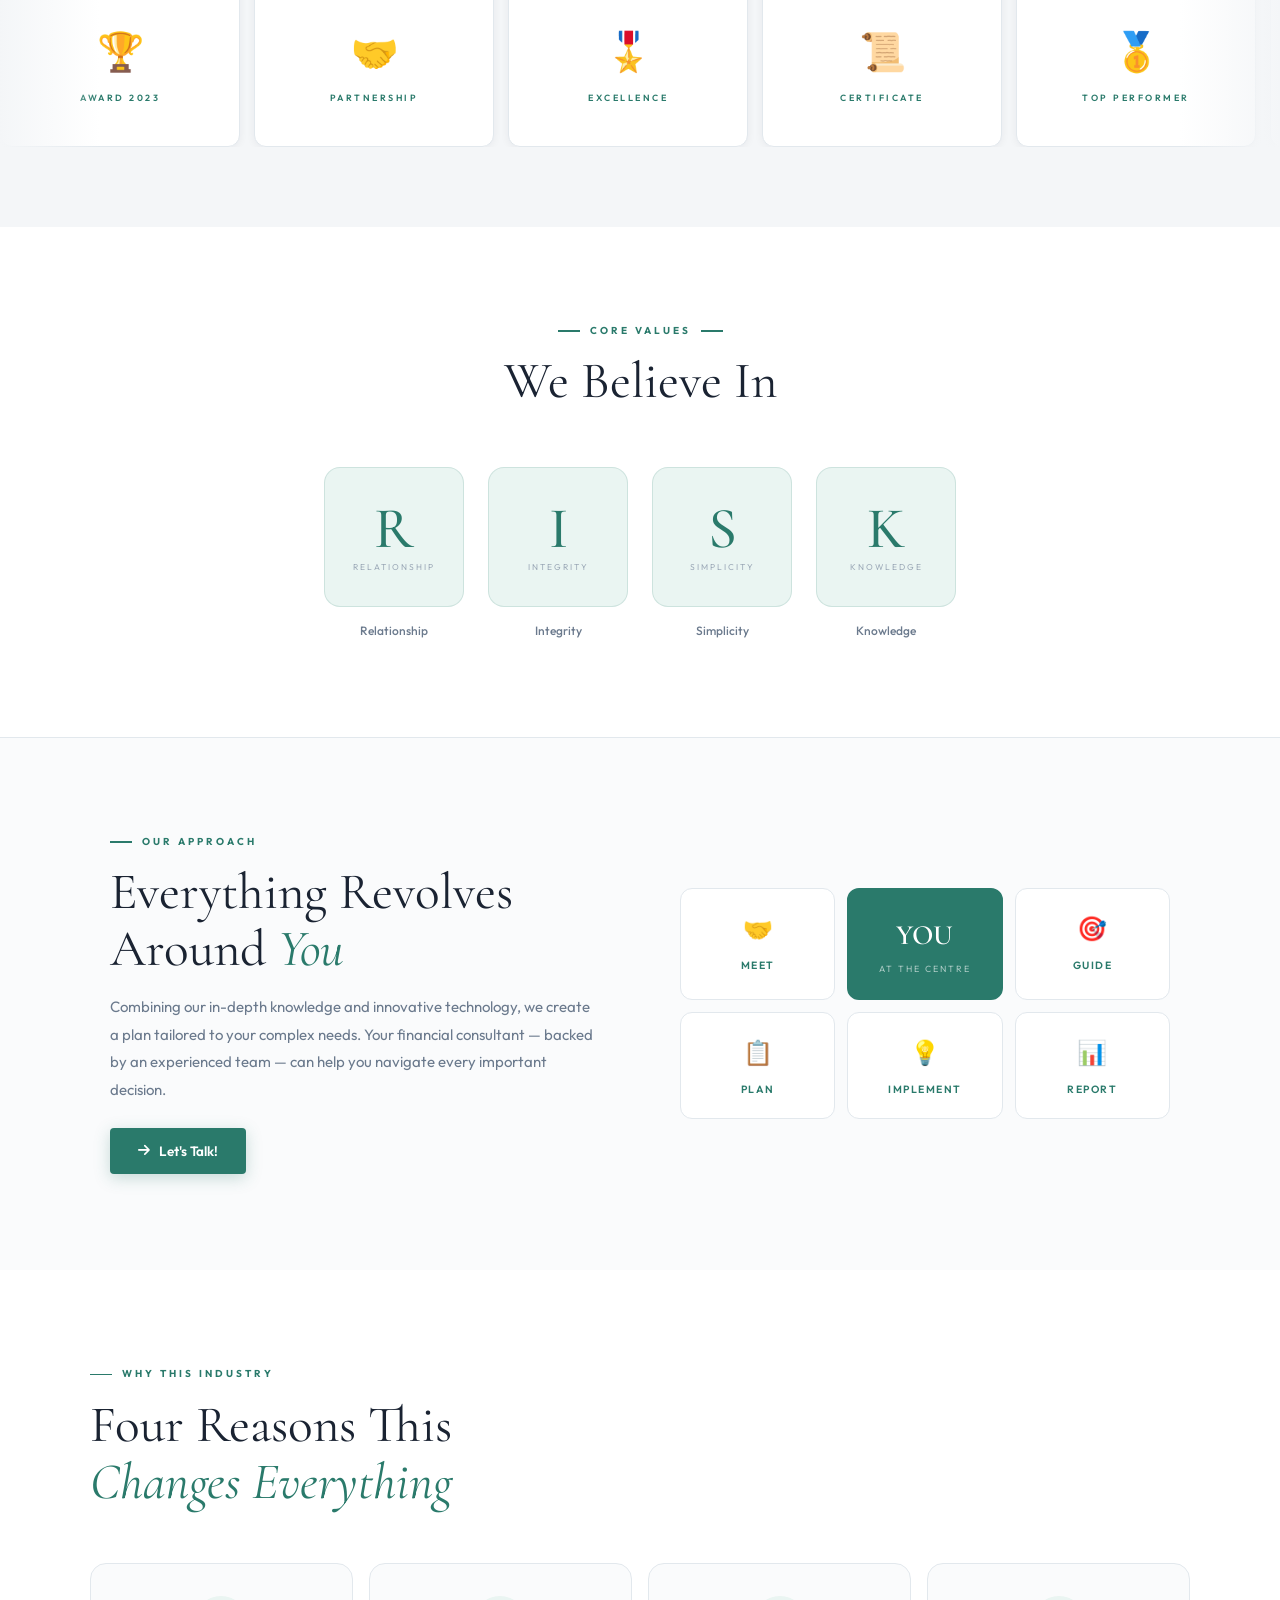
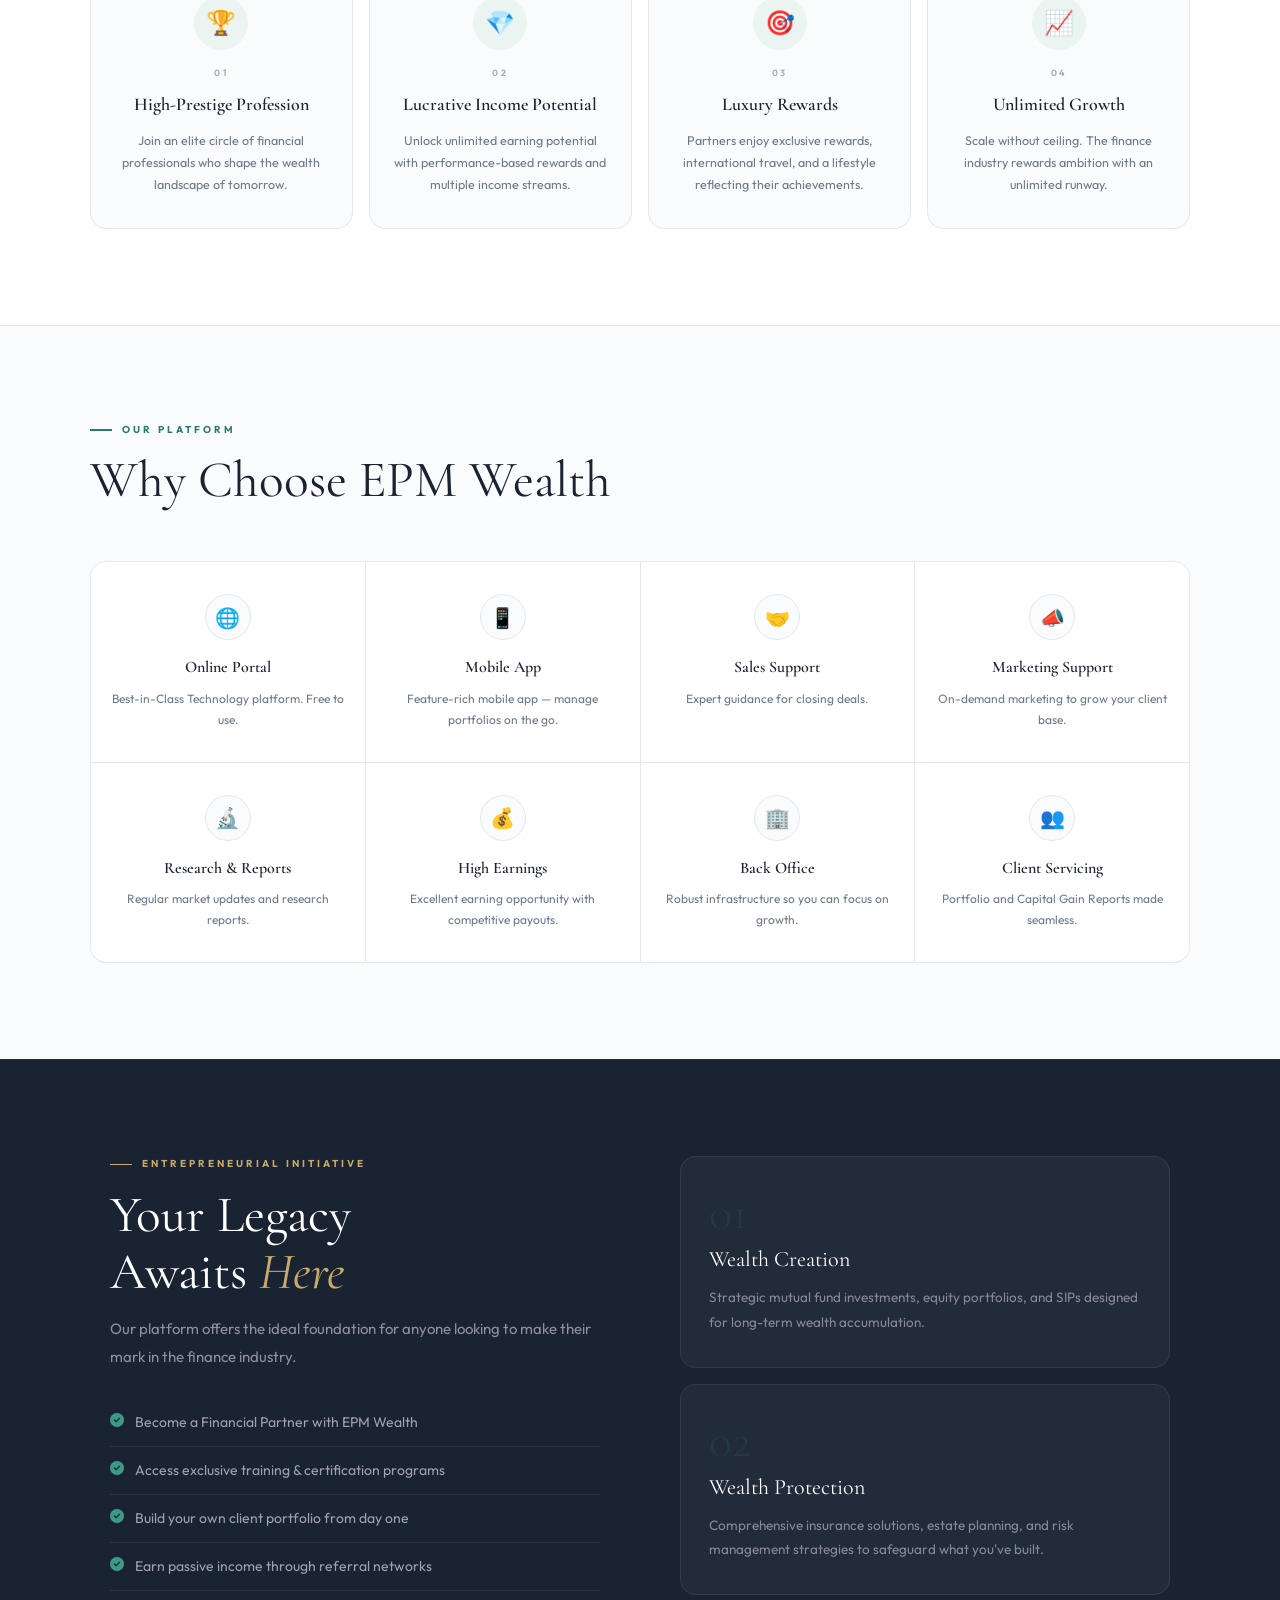
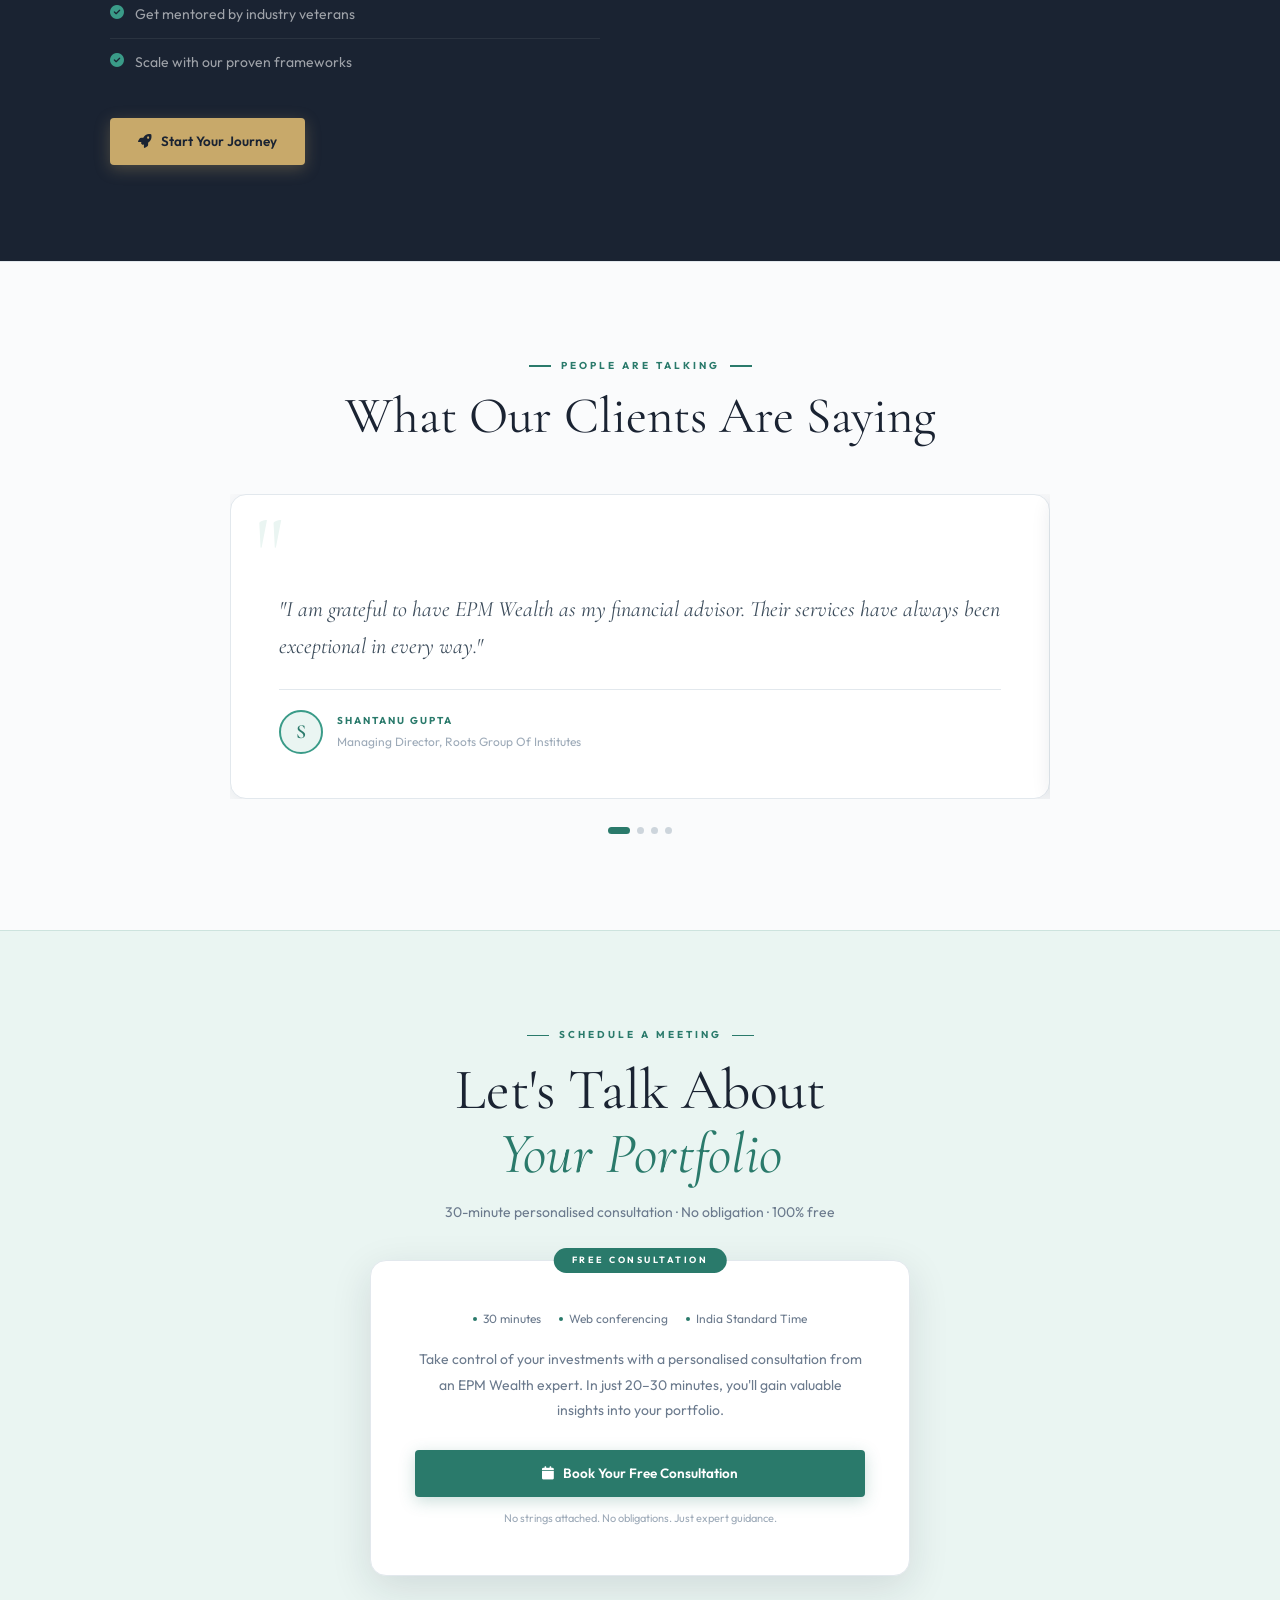
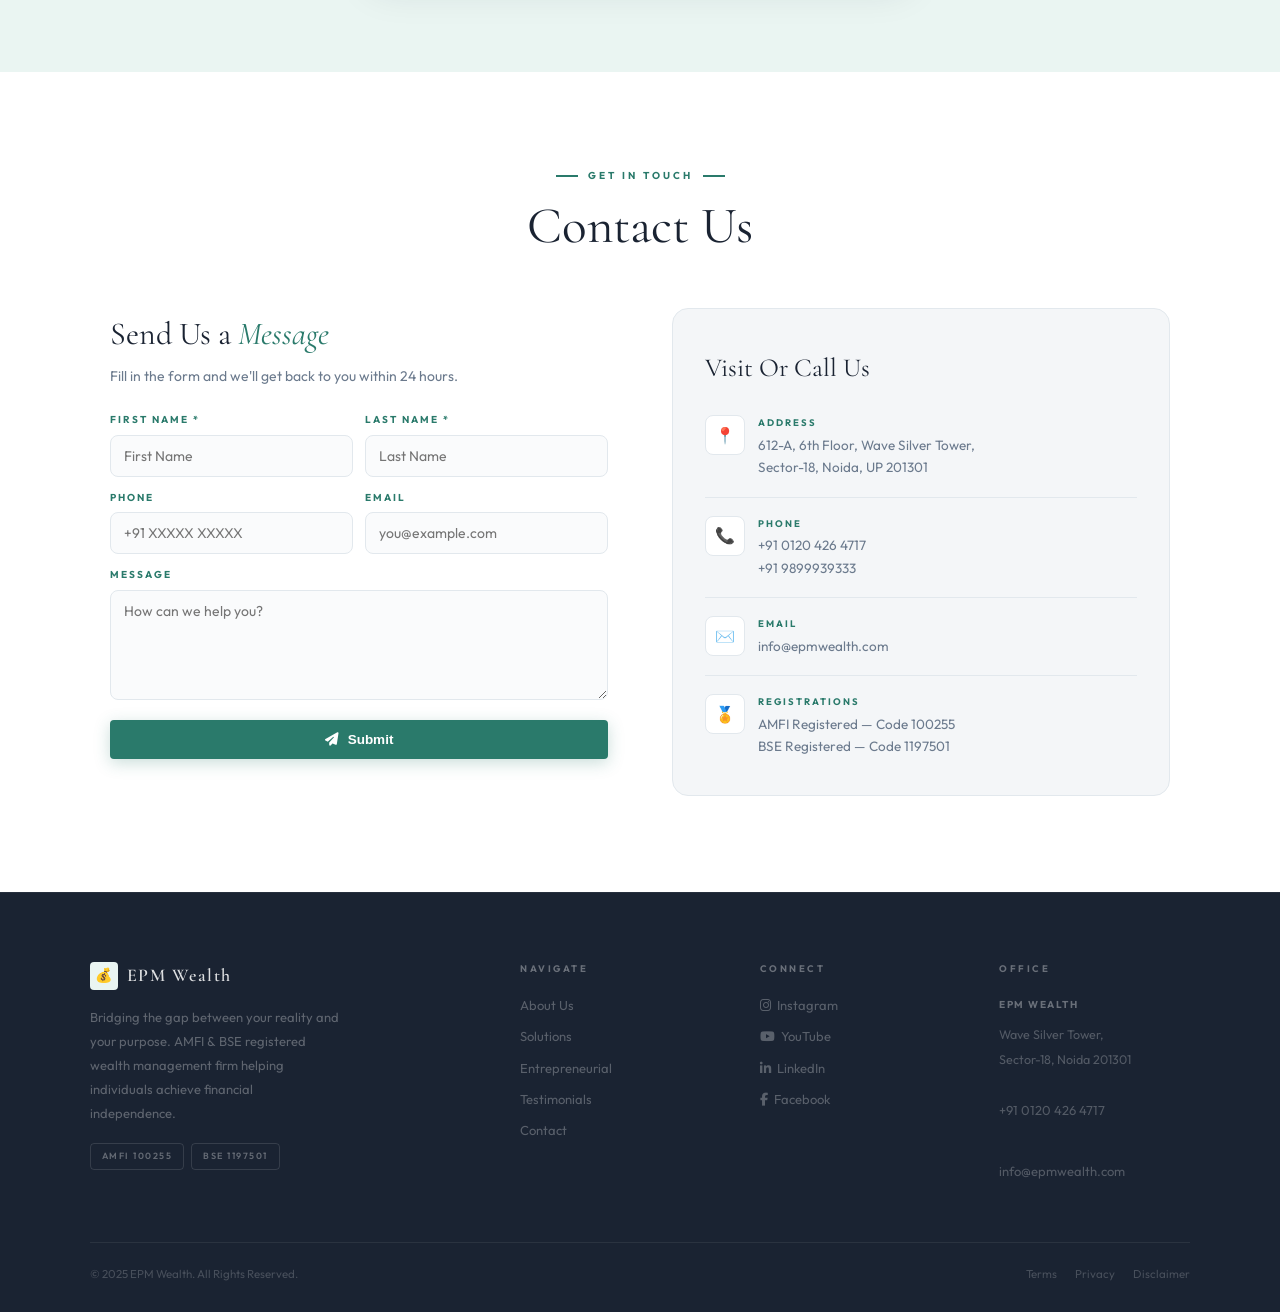
<file: theme4.html>
<!DOCTYPE html>
<html lang="en">
<head>
<meta charset="UTF-8"/>
<meta name="viewport" content="width=device-width,initial-scale=1.0"/>
<title>EPM Wealth — Financial Independence</title>
<link href="https://fonts.googleapis.com/css2?family=Cormorant+Garamond:ital,wght@0,300;0,400;0,500;0,600;1,300;1,400;1,500&family=Outfit:wght@300;400;500;600;700&display=swap" rel="stylesheet"/>
<link rel="stylesheet" href="https://cdnjs.cloudflare.com/ajax/libs/font-awesome/6.5.0/css/all.min.css"/>
<style>
/* ─── TOKENS ─── */
:root{
  --teal:       #2A7A6B;
  --teal-mid:   #3A9B88;
  --teal-light: #EAF5F2;
  --teal-faint: #F2FAF8;
  --gold:       #C8A96A;
  --gold-light: #FBF5EA;
  --ink:        #1A2332;
  --ink-mid:    #3D4D5C;
  --ink-soft:   #6B7A8D;
  --ink-faint:  #9DAAB8;
  --white:      #FFFFFF;
  --off:        #FAFBFC;
  --surface:    #F4F6F8;
  --border:     #E2E8ED;
  --border-mid: #CDD5DC;
  --r4:4px; --r8:8px; --r12:12px; --r16:16px; --r24:24px; --rpill:999px;
  --sh1:0 1px 8px rgba(26,35,50,.06);
  --sh2:0 4px 20px rgba(26,35,50,.09);
  --sh3:0 12px 40px rgba(26,35,50,.12);
  --sh4:0 24px 64px rgba(26,35,50,.16);
}
*,*::before,*::after{box-sizing:border-box;margin:0;padding:0;}
html{font-size:16px;scroll-behavior:smooth;}
body{font-family:'Outfit',sans-serif;color:var(--ink);background:var(--white);overflow-x:hidden;line-height:1.65;}
a{text-decoration:none;color:inherit;}
img{max-width:100%;display:block;}
::-webkit-scrollbar{width:4px;}
::-webkit-scrollbar-track{background:var(--surface);}
::-webkit-scrollbar-thumb{background:var(--teal-mid);border-radius:2px;}

/* ─── TICKER ─── */
.ticker{background:var(--teal);overflow:hidden;padding:8px 0;}
.ticker-inner{display:flex;white-space:nowrap;width:max-content;animation:tick 32s linear infinite;}
.ticker-item{padding:0 28px;font-size:10px;letter-spacing:3px;text-transform:uppercase;color:rgba(255,255,255,.75);font-weight:600;flex-shrink:0;}
.ticker-item::after{content:'◆';margin-left:28px;opacity:.3;}
@keyframes tick{from{transform:translateX(0);}to{transform:translateX(-50%);}}

/* ─── NAV ─── */
nav{
  position:sticky;top:0;z-index:300;
  height:72px;padding:0 5%;
  display:flex;align-items:center;justify-content:space-between;
  background:var(--white);
  border-bottom:1px solid var(--border);
  box-shadow:var(--sh1);
}
.nav-logo{display:flex;align-items:center;gap:12px;}
.nav-logo-img{height:44px;width:auto;object-fit:contain;}
.nav-logo-text{display:flex;flex-direction:column;line-height:1.1;}
.nav-logo-main{font-family:'Cormorant Garamond',serif;font-size:20px;font-weight:600;color:var(--ink);letter-spacing:1.5px;}
.nav-logo-sub{font-size:8.5px;letter-spacing:2.5px;color:var(--ink-faint);text-transform:uppercase;font-weight:500;}
.nav-links{display:flex;align-items:center;gap:30px;}
.nav-link{font-size:13px;color:var(--ink-soft);font-weight:500;letter-spacing:.2px;transition:color .2s;position:relative;}
.nav-link::after{content:'';position:absolute;bottom:-4px;left:0;width:0;height:1.5px;background:var(--teal);transition:width .25s;}
.nav-link:hover{color:var(--teal);}
.nav-link:hover::after{width:100%;}
.nav-cta{padding:9px 22px;background:var(--teal);color:var(--white);border-radius:var(--r4);font-size:13px;font-weight:600;letter-spacing:.3px;transition:background .2s,box-shadow .2s;}
.nav-cta:hover{background:var(--teal-mid);box-shadow:0 4px 14px rgba(42,122,107,.3);}

/* ─── HERO ─── */
.hero{
  display:grid;grid-template-columns:1fr 1fr;
  min-height:88vh;
  background:var(--white);
  border-bottom:1px solid var(--border);
}
.hero-left{
  padding:80px 5% 80px 7%;
  display:flex;flex-direction:column;justify-content:center;
  border-right:1px solid var(--border);
}
.hero-eyebrow{
  display:inline-flex;align-items:center;gap:10px;
  font-size:10px;letter-spacing:3px;text-transform:uppercase;
  color:var(--teal);font-weight:700;margin-bottom:24px;
}
.hero-eyebrow-line{width:24px;height:1.5px;background:var(--teal);}
.hero h1{
  font-family:'Cormorant Garamond',serif;
  font-size:clamp(44px,5.5vw,72px);
  font-weight:400;line-height:1.1;
  color:var(--ink);margin-bottom:6px;
  letter-spacing:-.5px;
}
.hero h1 .accent{color:var(--teal);font-style:italic;font-weight:300;}
.hero-tagline{
  font-family:'Cormorant Garamond',serif;
  font-size:clamp(15px,1.8vw,22px);
  color:var(--gold);font-weight:400;font-style:italic;
  margin-bottom:24px;
}
.hero-sub{
  font-size:15px;color:var(--ink-soft);line-height:1.85;
  max-width:430px;
  padding-left:16px;
  border-left:2px solid var(--teal-mid);
  margin-bottom:38px;
}
.hero-btns{display:flex;gap:12px;flex-wrap:wrap;margin-bottom:52px;}
.btn-primary{
  padding:12px 28px;background:var(--teal);color:var(--white);
  border-radius:var(--r4);font-size:13.5px;font-weight:600;
  display:inline-flex;align-items:center;gap:9px;
  border:none;cursor:pointer;
  transition:background .2s,box-shadow .2s,transform .15s;
  box-shadow:0 4px 16px rgba(42,122,107,.25);
}
.btn-primary:hover{background:var(--teal-mid);transform:translateY(-1px);box-shadow:0 6px 22px rgba(42,122,107,.35);}
.btn-outline{
  padding:12px 26px;background:transparent;color:var(--ink-mid);
  border-radius:var(--r4);font-size:13.5px;font-weight:500;
  border:1.5px solid var(--border-mid);
  display:inline-flex;align-items:center;gap:9px;
  transition:border-color .2s,color .2s;
}
.btn-outline:hover{border-color:var(--teal);color:var(--teal);}
.hero-stats{
  display:grid;grid-template-columns:repeat(3,1fr);
  padding-top:36px;border-top:1px solid var(--border);
  gap:24px;
}
.hs-val{
  font-family:'Cormorant Garamond',serif;
  font-size:42px;font-weight:500;color:var(--teal);line-height:1;
}
.hs-lbl{font-size:11px;color:var(--ink-faint);margin-top:5px;letter-spacing:.3px;}

.hero-right{
  position:relative;overflow:hidden;
  background:var(--surface);
}
.hero-right-img{
  width:100%;height:100%;object-fit:cover;
  display:block;
}
.hero-right-overlay{
  position:absolute;inset:0;
  background:linear-gradient(to right,rgba(255,255,255,.12) 0%,transparent 40%);
}
.hero-float-card{
  position:absolute;bottom:40px;left:-24px;
  background:var(--white);border:1px solid var(--border);
  border-radius:var(--r12);padding:18px 22px;
  box-shadow:var(--sh3);min-width:190px;
}
.hfc-top{display:flex;align-items:center;gap:10px;margin-bottom:8px;}
.hfc-dot{width:8px;height:8px;border-radius:50%;background:var(--teal);flex-shrink:0;}
.hfc-label{font-size:10px;letter-spacing:2px;text-transform:uppercase;color:var(--teal);font-weight:700;}
.hfc-val{font-family:'Cormorant Garamond',serif;font-size:26px;font-weight:600;color:var(--ink);line-height:1;}
.hfc-sub{font-size:11px;color:var(--ink-faint);margin-top:3px;}
.hero-float-badge{
  position:absolute;top:36px;right:28px;
  background:var(--teal);color:var(--white);
  border-radius:var(--r8);padding:10px 16px;text-align:center;
  box-shadow:0 4px 16px rgba(42,122,107,.4);
}
.hfb-num{font-family:'Cormorant Garamond',serif;font-size:28px;font-weight:600;line-height:1;}
.hfb-lbl{font-size:9px;letter-spacing:2px;text-transform:uppercase;opacity:.8;margin-top:2px;}

/* ─── ABOUT BAND ─── */
.about-band{
  padding:72px 8%;
  background:var(--teal);
  text-align:center;
}
.about-band p{
  font-family:'Cormorant Garamond',serif;
  font-size:clamp(17px,2vw,26px);font-weight:300;font-style:italic;
  color:rgba(255,255,255,.82);line-height:1.8;max-width:900px;margin:0 auto;
}
.about-band .hi{
  font-style:normal;font-weight:600;color:var(--white);
  border-bottom:1px solid rgba(255,255,255,.35);padding-bottom:1px;
}

/* ─── STATS ─── */
.stats-section{background:var(--white);border-bottom:1px solid var(--border);}
.stats-grid{display:grid;grid-template-columns:repeat(3,1fr);}
.stat-card{
  padding:68px 32px;text-align:center;
  border-right:1px solid var(--border);
  position:relative;overflow:hidden;
  transition:background .2s;
}
.stat-card:last-child{border-right:none;}
.stat-card:hover{background:var(--teal-faint);}
.stat-card::after{
  content:'';position:absolute;bottom:0;left:0;right:0;height:2px;
  background:var(--teal);transform:scaleX(0);transform-origin:left;
  transition:transform .3s;
}
.stat-card:hover::after{transform:scaleX(1);}
.stat-n{
  font-family:'Cormorant Garamond',serif;
  font-size:64px;font-weight:500;color:var(--teal);line-height:1;
}
.stat-l{font-size:10.5px;letter-spacing:2.5px;text-transform:uppercase;color:var(--ink-faint);margin-top:12px;font-weight:500;}
.stat-rule{width:28px;height:1.5px;background:var(--teal-mid);margin:14px auto 0;border-radius:1px;}

/* ─── SECTION COMMONS ─── */
.section-pad{padding:96px 7%;}
.section-pad-sm{padding:72px 7%;}
.eyebrow{display:flex;align-items:center;gap:10px;font-size:10px;letter-spacing:3px;text-transform:uppercase;color:var(--teal);font-weight:700;margin-bottom:14px;}
.eyebrow-line{width:22px;height:1.5px;background:var(--teal);}
.eyebrow.center{justify-content:center;}
.eyebrow.center .eyebrow-line:first-child{display:block;}
.section-title{font-family:'Cormorant Garamond',serif;font-size:clamp(30px,4vw,52px);font-weight:400;color:var(--ink);line-height:1.12;margin-bottom:14px;}
.section-title em{font-style:italic;color:var(--teal);}
.section-sub{font-size:15px;color:var(--ink-soft);line-height:1.82;max-width:540px;}

/* ─── FEATURES ─── */
.features-section{background:var(--off);}
.feat-grid{display:grid;grid-template-columns:repeat(2,1fr);gap:1px;background:var(--border);border:1px solid var(--border);border-radius:var(--r16);overflow:hidden;margin-top:52px;}
.feat-card{
  background:var(--white);padding:44px 38px;
  display:flex;gap:22px;align-items:flex-start;
  transition:background .2s;
  position:relative;
}
.feat-card::before{
  content:'';position:absolute;top:0;left:0;right:0;height:2px;
  background:var(--teal);transform:scaleX(0);transform-origin:left;
  transition:transform .3s;
}
.feat-card:hover{background:var(--teal-faint);}
.feat-card:hover::before{transform:scaleX(1);}
.feat-icon{width:52px;height:52px;flex-shrink:0;border-radius:var(--r8);background:var(--teal-light);display:flex;align-items:center;justify-content:center;font-size:22px;border:1px solid rgba(42,122,107,.12);}
.feat-title{font-family:'Cormorant Garamond',serif;font-size:20px;color:var(--ink);margin-bottom:8px;font-weight:600;}
.feat-text{font-size:13.5px;color:var(--ink-soft);line-height:1.82;}

/* ─── SIP CALCULATOR ─── */
.sip-section{background:var(--white);border-top:1px solid var(--border);border-bottom:1px solid var(--border);}
.sip-box{
  max-width:780px;margin:48px auto 0;
  background:var(--off);border:1.5px solid var(--border);
  border-radius:var(--r16);padding:44px 40px;
}
.sip-grid{display:grid;grid-template-columns:1fr 1fr;gap:14px;margin-bottom:26px;}
.sip-label{display:block;font-size:10px;letter-spacing:2px;text-transform:uppercase;color:var(--teal);font-weight:700;margin-bottom:6px;}
.sip-input{
  width:100%;padding:11px 13px;
  background:var(--white);border:1.5px solid var(--border);
  border-radius:var(--r8);color:var(--ink);
  font-family:'Outfit',sans-serif;font-size:14px;
  outline:none;transition:border-color .2s;
}
.sip-input:focus{border-color:var(--teal);}
.sip-results{
  display:none;gap:28px;justify-content:center;flex-wrap:wrap;
  margin-top:24px;padding:30px;
  background:var(--teal);border-radius:var(--r12);
}
.sip-results.show{display:flex;}
.sip-rn{font-family:'Cormorant Garamond',serif;font-size:36px;color:var(--white);font-weight:500;text-align:center;line-height:1;}
.sip-rl{font-size:10px;letter-spacing:2px;text-transform:uppercase;color:rgba(255,255,255,.55);margin-top:6px;text-align:center;}

/* ─── GALLERY ─── */
.gallery-section{padding:80px 0;background:var(--surface);overflow:hidden;}
.gallery-hd{text-align:center;padding:0 8% 36px;}
.gallery-track-wrap{overflow:hidden;position:relative;}
.gallery-track-wrap::before,.gallery-track-wrap::after{content:'';position:absolute;top:0;bottom:0;width:100px;z-index:5;pointer-events:none;}
.gallery-track-wrap::before{left:0;background:linear-gradient(to right,var(--surface),transparent);}
.gallery-track-wrap::after{right:0;background:linear-gradient(to left,var(--surface),transparent);}
.gallery-track{display:flex;gap:14px;width:max-content;animation:gallery 26s linear infinite;}
.gallery-track:hover{animation-play-state:paused;}
@keyframes gallery{0%{transform:translateX(0);}100%{transform:translateX(-50%);}}
.gallery-item{flex-shrink:0;width:240px;height:168px;border-radius:var(--r12);overflow:hidden;background:var(--white);border:1.5px solid var(--border);box-shadow:var(--sh1);transition:box-shadow .2s,border-color .2s;}
.gallery-item:hover{box-shadow:var(--sh2);border-color:var(--teal-mid);}
.gallery-ph{width:100%;height:100%;display:flex;flex-direction:column;align-items:center;justify-content:center;gap:9px;}
.gallery-ph span{font-size:38px;}
.gallery-ph p{font-size:9px;letter-spacing:2.5px;text-transform:uppercase;color:var(--teal);font-weight:600;}

/* ─── VALUES ─── */
.values-section{background:var(--white);}
.risk-row{display:flex;justify-content:center;gap:24px;flex-wrap:wrap;margin-top:56px;}
.risk-item{text-align:center;}
.risk-circle{
  width:140px;height:140px;border-radius:var(--r16);
  display:flex;flex-direction:column;align-items:center;justify-content:center;
  margin:0 auto 14px;
  background:var(--teal-light);border:1.5px solid rgba(42,122,107,.15);
  transition:background .2s,border-color .2s,box-shadow .2s,transform .2s;
}
.risk-circle:hover{background:var(--teal);border-color:var(--teal);box-shadow:0 8px 28px rgba(42,122,107,.3);transform:translateY(-4px);}
.risk-circle:hover .risk-letter{color:var(--white);}
.risk-circle:hover .risk-word{color:rgba(255,255,255,.6);}
.risk-letter{font-family:'Cormorant Garamond',serif;font-size:58px;font-weight:500;color:var(--teal);line-height:1;transition:color .2s;}
.risk-word{font-size:8.5px;letter-spacing:2px;text-transform:uppercase;color:var(--ink-faint);margin-top:2px;transition:color .2s;}
.risk-lbl{font-size:12px;color:var(--ink-soft);font-weight:500;}

/* ─── APPROACH ─── */
.approach-section{background:var(--off);border-top:1px solid var(--border);}
.approach-inner{display:grid;grid-template-columns:1fr 1fr;gap:80px;align-items:center;max-width:1060px;margin:0 auto;}
.approach-p{font-size:15px;color:var(--ink-soft);line-height:1.85;margin:14px 0 24px;}
.orb-grid{display:grid;grid-template-columns:repeat(3,1fr);gap:12px;}
.orb-node{background:var(--white);border:1.5px solid var(--border);border-radius:var(--r12);padding:20px 14px;text-align:center;transition:border-color .2s,box-shadow .2s;}
.orb-node:hover{border-color:var(--teal);box-shadow:var(--sh1);}
.orb-icon{font-size:24px;margin-bottom:8px;display:block;}
.orb-label{font-size:10.5px;letter-spacing:1.5px;text-transform:uppercase;color:var(--teal);font-weight:600;}
.orb-you{background:var(--teal);border:2px solid var(--teal);border-radius:var(--r12);padding:22px 14px;text-align:center;}
.orb-you-word{font-family:'Cormorant Garamond',serif;font-size:28px;font-weight:600;color:var(--white);}
.orb-you-sub{font-size:9px;letter-spacing:2px;text-transform:uppercase;color:rgba(255,255,255,.6);margin-top:3px;}

/* ─── WHY ─── */
.why-section{background:var(--white);}
.why-grid{display:grid;grid-template-columns:repeat(4,1fr);gap:16px;margin-top:52px;}
.why-card{
  background:var(--off);border:1.5px solid var(--border);border-radius:var(--r16);
  padding:32px 22px;text-align:center;
  position:relative;overflow:hidden;
  transition:box-shadow .2s,border-color .2s,background .2s;
}
.why-card::after{content:'';position:absolute;top:0;left:0;right:0;height:2px;background:var(--teal);transform:scaleX(0);transform-origin:left;transition:transform .3s;}
.why-card:hover{box-shadow:var(--sh2);border-color:rgba(42,122,107,.2);background:var(--white);}
.why-card:hover::after{transform:scaleX(1);}
.why-icon-wrap{width:54px;height:54px;border-radius:50%;margin:0 auto 16px;display:flex;align-items:center;justify-content:center;font-size:24px;background:var(--teal-light);}
.why-num{font-size:9px;letter-spacing:2.5px;text-transform:uppercase;color:var(--ink-faint);margin-bottom:9px;font-weight:600;}
.why-title{font-family:'Cormorant Garamond',serif;font-size:18px;color:var(--ink);margin-bottom:9px;font-weight:600;}
.why-desc{font-size:12.5px;color:var(--ink-soft);line-height:1.78;}

/* ─── SERVICES ─── */
.services-section{background:var(--off);border-top:1px solid var(--border);}
.svc-grid{display:grid;grid-template-columns:repeat(4,1fr);gap:1px;background:var(--border);border:1px solid var(--border);border-radius:var(--r16);overflow:hidden;margin-top:52px;}
.svc-card{background:var(--white);padding:32px 20px;text-align:center;display:block;position:relative;overflow:hidden;transition:background .2s;}
.svc-card::after{content:'';position:absolute;bottom:0;left:0;right:0;height:2px;background:var(--teal);transform:scaleX(0);transform-origin:center;transition:transform .3s;}
.svc-card:hover{background:var(--teal-faint);}
.svc-card:hover::after{transform:scaleX(1);}
.svc-icon{width:46px;height:46px;border-radius:50%;margin:0 auto 14px;border:1.5px solid var(--border);background:var(--off);display:flex;align-items:center;justify-content:center;font-size:20px;transition:background .2s,border-color .2s;}
.svc-card:hover .svc-icon{background:var(--teal);border-color:var(--teal);}
.svc-title{font-family:'Cormorant Garamond',serif;font-size:16px;color:var(--ink);margin-bottom:7px;font-weight:600;}
.svc-desc{font-size:12px;color:var(--ink-soft);line-height:1.75;}

/* ─── ENTREPRENEURIAL ─── */
.entre-section{background:var(--ink);border-top:1px solid rgba(255,255,255,.06);}
.entre-inner{display:grid;grid-template-columns:1fr 1fr;gap:80px;align-items:start;max-width:1060px;margin:0 auto;}
.entre-section .eyebrow{color:var(--gold);}
.entre-section .eyebrow-line{background:var(--gold);}
.entre-section .section-title{color:var(--white);}
.entre-section .section-title em{color:var(--gold);}
.entre-sub{font-size:15px;color:rgba(255,255,255,.5);line-height:1.85;margin-top:12px;}
.entre-list{list-style:none;margin-top:28px;}
.entre-list li{padding:12px 0;border-bottom:1px solid rgba(255,255,255,.07);display:flex;align-items:flex-start;gap:11px;font-size:14px;color:rgba(255,255,255,.58);transition:color .2s;}
.entre-list li:last-child{border-bottom:none;}
.entre-list li:hover{color:rgba(255,255,255,.88);}
.entre-list li i{color:var(--teal-mid);flex-shrink:0;margin-top:2px;}
.entre-cards{display:flex;flex-direction:column;gap:16px;}
.e-card{background:rgba(255,255,255,.04);border:1px solid rgba(255,255,255,.08);border-radius:var(--r16);padding:32px 28px;transition:background .2s,border-color .2s;}
.e-card:hover{background:rgba(255,255,255,.07);border-color:rgba(42,122,107,.4);}
.e-num{font-family:'Cormorant Garamond',serif;font-size:48px;font-weight:300;color:rgba(42,122,107,.2);line-height:1;margin-bottom:4px;}
.e-title{font-family:'Cormorant Garamond',serif;font-size:22px;color:var(--white);margin-bottom:8px;font-weight:400;}
.e-text{font-size:13.5px;color:rgba(255,255,255,.45);line-height:1.82;}
.btn-gold{padding:12px 28px;background:var(--gold);color:var(--ink);border-radius:var(--r4);font-size:13.5px;font-weight:600;display:inline-flex;align-items:center;gap:9px;border:none;cursor:pointer;transition:opacity .2s,transform .15s,box-shadow .2s;box-shadow:0 4px 16px rgba(200,169,106,.3);margin-top:32px;}
.btn-gold:hover{opacity:.9;transform:translateY(-1px);}

/* ─── TESTIMONIALS ─── */
.testi-section{background:var(--off);border-top:1px solid var(--border);}
.testi-wrap{overflow:hidden;max-width:820px;margin:48px auto 0;}
.testi-track{display:flex;transition:transform .5s cubic-bezier(.4,0,.2,1);}
.testi-slide{flex:0 0 100%;}
.t-card{background:var(--white);border:1.5px solid var(--border);border-radius:var(--r16);padding:44px 48px;box-shadow:var(--sh2);position:relative;}
.t-card::before{content:'"';font-family:'Cormorant Garamond',serif;font-size:100px;color:var(--teal-light);position:absolute;top:8px;left:24px;line-height:1;pointer-events:none;}
.t-quote{font-family:'Cormorant Garamond',serif;font-size:22px;line-height:1.7;color:var(--ink-mid);font-style:italic;margin-bottom:24px;padding-top:52px;}
.t-foot{display:flex;align-items:center;gap:14px;padding-top:20px;border-top:1px solid var(--border);}
.t-av{width:44px;height:44px;border-radius:50%;background:var(--teal-light);border:2px solid var(--teal-mid);display:flex;align-items:center;justify-content:center;font-family:'Cormorant Garamond',serif;font-size:20px;color:var(--teal);font-weight:600;flex-shrink:0;}
.t-name{font-size:10px;letter-spacing:2px;text-transform:uppercase;color:var(--teal);font-weight:700;}
.t-role{font-size:12px;color:var(--ink-faint);margin-top:2px;}
.t-nav{display:flex;justify-content:center;gap:7px;margin-top:28px;}
.t-dot{width:7px;height:7px;border-radius:50%;background:var(--border-mid);border:none;cursor:pointer;transition:width .2s,background .2s,border-radius .2s;}
.t-dot.on{width:22px;border-radius:4px;background:var(--teal);}

/* ─── CTA ─── */
.cta-section{background:var(--teal-light);border-top:1px solid rgba(42,122,107,.15);text-align:center;}
.cta-box{max-width:540px;margin:36px auto 0;background:var(--white);border:1.5px solid var(--border);border-radius:var(--r16);padding:48px 44px;box-shadow:var(--sh3);position:relative;}
.cta-badge{position:absolute;top:-13px;left:50%;transform:translateX(-50%);background:var(--teal);color:var(--white);font-size:9px;letter-spacing:2.5px;text-transform:uppercase;font-weight:700;padding:5px 18px;border-radius:var(--rpill);white-space:nowrap;}
.cta-meta{display:flex;justify-content:center;gap:18px;flex-wrap:wrap;margin-bottom:18px;}
.cta-m{display:flex;align-items:center;gap:6px;font-size:12px;color:var(--ink-soft);}
.cta-dot{width:4px;height:4px;border-radius:50%;background:var(--teal);}
.cta-p{font-size:14px;color:var(--ink-soft);line-height:1.85;margin-bottom:26px;}
.cta-note{font-size:11px;color:var(--ink-faint);margin-top:12px;}

/* ─── CONTACT ─── */
.contact-section{background:var(--white);}
.contact-grid{display:grid;grid-template-columns:1fr 1fr;gap:64px;align-items:start;max-width:1060px;margin:52px auto 0;}
.form-title{font-family:'Cormorant Garamond',serif;font-size:32px;color:var(--ink);margin-bottom:5px;font-weight:400;}
.form-title em{font-style:italic;color:var(--teal);}
.form-sub{font-size:14px;color:var(--ink-soft);margin-bottom:24px;}
.form-row{display:grid;grid-template-columns:1fr 1fr;gap:12px;}
.form-field{margin-bottom:13px;}
.form-field label{display:block;font-size:10px;letter-spacing:2px;text-transform:uppercase;color:var(--teal);font-weight:700;margin-bottom:6px;}
.form-field input,.form-field textarea{width:100%;padding:11px 13px;background:var(--off);border:1.5px solid var(--border);border-radius:var(--r8);color:var(--ink);font-family:'Outfit',sans-serif;font-size:14px;outline:none;transition:border-color .2s;}
.form-field input:focus,.form-field textarea:focus{border-color:var(--teal);background:var(--white);}
.form-field textarea{min-height:110px;resize:vertical;}
.form-ok{display:none;margin-top:12px;padding:13px 16px;background:var(--teal-light);border:1.5px solid rgba(42,122,107,.2);border-radius:var(--r8);color:var(--teal);font-size:13px;text-align:center;}
.contact-panel{background:var(--surface);border:1.5px solid var(--border);border-radius:var(--r16);padding:38px 32px;}
.contact-panel h3{font-family:'Cormorant Garamond',serif;font-size:26px;color:var(--ink);margin-bottom:26px;font-weight:400;}
.c-row{display:flex;gap:13px;margin-bottom:18px;padding-bottom:18px;border-bottom:1px solid var(--border);transition:padding-left .2s;}
.c-row:last-child{border-bottom:none;margin-bottom:0;padding-bottom:0;}
.c-row:hover{padding-left:5px;}
.c-icon{width:40px;height:40px;flex-shrink:0;border:1.5px solid var(--border);background:var(--white);border-radius:var(--r8);display:flex;align-items:center;justify-content:center;font-size:16px;}
.c-lbl{font-size:9.5px;letter-spacing:2px;text-transform:uppercase;color:var(--teal);font-weight:700;margin-bottom:3px;}
.c-val{font-size:13.5px;color:var(--ink-soft);line-height:1.65;}
.c-val a{color:var(--ink-soft);transition:color .2s;}
.c-val a:hover{color:var(--teal);}

/* ─── FOOTER ─── */
footer{background:var(--ink);padding:68px 7% 28px;border-top:1px solid rgba(255,255,255,.06);}
.footer-grid{display:grid;grid-template-columns:2fr 1fr 1fr 1fr;gap:48px;margin-bottom:48px;}
.f-brand{display:flex;align-items:center;gap:9px;margin-bottom:14px;}
.f-brand-icon{width:28px;height:28px;border-radius:var(--r4);background:var(--teal-light);display:flex;align-items:center;justify-content:center;font-size:14px;}
.f-brand-name{font-family:'Cormorant Garamond',serif;font-size:18px;font-weight:600;color:rgba(255,255,255,.85);letter-spacing:1.5px;}
.f-about{font-size:13px;color:rgba(255,255,255,.3);line-height:1.85;max-width:250px;}
.f-badges{display:flex;gap:7px;margin-top:18px;flex-wrap:wrap;}
.f-badge{padding:5px 11px;border:1px solid rgba(255,255,255,.12);font-size:9px;letter-spacing:1.5px;text-transform:uppercase;color:rgba(255,255,255,.32);font-weight:600;border-radius:var(--r4);}
.footer-col h4{font-size:9.5px;letter-spacing:2.5px;text-transform:uppercase;color:rgba(255,255,255,.35);margin-bottom:18px;font-weight:700;}
.footer-col a{display:block;color:rgba(255,255,255,.28);font-size:13px;margin-bottom:10px;transition:all .2s;}
.footer-col a:hover{color:rgba(255,255,255,.75);padding-left:4px;}
.f-addr{font-size:12.5px;color:rgba(255,255,255,.25);line-height:2;}
.f-addr strong{color:rgba(255,255,255,.35);display:block;margin-bottom:7px;font-size:10px;letter-spacing:1.5px;text-transform:uppercase;}
.f-addr a{color:rgba(255,255,255,.25);transition:color .2s;}
.f-addr a:hover{color:rgba(255,255,255,.65);}
.footer-rule{height:1px;background:rgba(255,255,255,.07);margin-bottom:22px;}
.footer-bot{display:flex;justify-content:space-between;align-items:center;font-size:11.5px;color:rgba(255,255,255,.2);flex-wrap:wrap;gap:10px;}
.footer-bot a{color:rgba(255,255,255,.2);margin-left:16px;transition:color .2s;}
.footer-bot a:hover{color:rgba(255,255,255,.6);}

/* ─── SOCIAL FLOAT ─── */
.social-float{position:fixed;left:18px;top:50%;transform:translateY(-50%);display:flex;flex-direction:column;gap:7px;z-index:100;}
.social-float a{width:32px;height:32px;border:1.5px solid var(--border);background:var(--white);border-radius:var(--r8);display:flex;align-items:center;justify-content:center;font-size:12px;color:var(--ink-soft);box-shadow:var(--sh1);transition:border-color .2s,color .2s,background .2s;}
.social-float a:hover{border-color:var(--teal);color:var(--teal);background:var(--teal-light);}
.wa-btn{position:fixed;bottom:22px;left:18px;width:46px;height:46px;background:#25D366;border-radius:50%;display:flex;align-items:center;justify-content:center;font-size:21px;z-index:200;box-shadow:0 4px 14px rgba(37,211,102,.3);}

/* ─── RESPONSIVE ─── */
@media(max-width:1100px){
  .why-grid,.svc-grid{grid-template-columns:repeat(2,1fr);}
  .footer-grid{grid-template-columns:1fr 1fr;}
}
@media(max-width:900px){
  .hero{grid-template-columns:1fr;min-height:auto;}
  .hero-right{height:320px;border:none;}
  .hero-left{border-right:none;padding:60px 6%;}
  .hero-float-card{display:none;}
  .entre-inner,.approach-inner,.contact-grid{grid-template-columns:1fr;gap:44px;}
  .stats-grid{grid-template-columns:1fr;}
  .stat-card{border-right:none;border-bottom:1px solid var(--border);}
  .feat-grid{grid-template-columns:1fr;}
}
@media(max-width:700px){
  nav .nav-links{display:none;}
  .why-grid,.svc-grid,.feat-grid{grid-template-columns:1fr;}
  .footer-grid{grid-template-columns:1fr;}
  .sip-grid,.form-row{grid-template-columns:1fr;}
  .social-float{display:none;}
  .orb-grid{grid-template-columns:repeat(2,1fr);}
  .hero-stats{grid-template-columns:1fr;gap:20px;}
}
</style>
</head>
<body>

<!-- Social Float -->
<div class="social-float">
  <a href="https://www.instagram.com/epm_wealth/" target="_blank"><i class="fab fa-instagram"></i></a>
  <a href="https://www.youtube.com/@epmwealth101" target="_blank"><i class="fab fa-youtube"></i></a>
  <a href="https://www.linkedin.com/company/epm-wealth/" target="_blank"><i class="fab fa-linkedin-in"></i></a>
  <a href="https://www.facebook.com/epmwealthadvisor" target="_blank"><i class="fab fa-facebook-f"></i></a>
</div>
<a href="https://wa.me/919999939333" class="wa-btn" target="_blank">💬</a>

<!-- Ticker -->
<div class="ticker">
  <div class="ticker-inner">
    <span class="ticker-item">AMFI Registered — Code 100255</span>
    <span class="ticker-item">BSE Registered — Code 1197501</span>
    <span class="ticker-item">Wealth Management</span>
    <span class="ticker-item">Portfolio Consultation</span>
    <span class="ticker-item">Financial Independence</span>
    <span class="ticker-item">Entrepreneurial Growth</span>
    <span class="ticker-item">Wealth Creation</span>
    <span class="ticker-item">Wealth Protection</span>
    <span class="ticker-item">AMFI Registered — Code 100255</span>
    <span class="ticker-item">BSE Registered — Code 1197501</span>
    <span class="ticker-item">Wealth Management</span>
    <span class="ticker-item">Portfolio Consultation</span>
    <span class="ticker-item">Financial Independence</span>
    <span class="ticker-item">Entrepreneurial Growth</span>
    <span class="ticker-item">Wealth Creation</span>
    <span class="ticker-item">Wealth Protection</span>
  </div>
</div>

<!-- Nav -->
<nav id="top">
  <a href="#home" class="nav-logo">
    <img src="logo-emp.png" alt="EPM Wealth" class="nav-logo-img">
    <div class="nav-logo-text">
      <span class="nav-logo-main">EPM Wealth</span>
      <span class="nav-logo-sub">Financial Independence</span>
    </div>
  </a>
  <div class="nav-links">
    <a href="#about" class="nav-link">About</a>
    <a href="#features" class="nav-link">Solutions</a>
    <a href="#entrepreneurial" class="nav-link">Entrepreneurial</a>
    <a href="#testimonials" class="nav-link">Reviews</a>
    <a href="#contact" class="nav-link">Contact</a>
    <a href="#contact" class="nav-cta">Let's Talk</a>
  </div>
</nav>

<!-- Hero -->
<section class="hero" id="home">
  <div class="hero-left">
    <div class="hero-eyebrow">
      <span class="hero-eyebrow-line"></span>
      Attaining Financial Independence
    </div>
    <h1>Wealth Is<br>More Than<br><span class="accent">Money</span></h1>
    <p class="hero-tagline">It all begins with you.</p>
    <p class="hero-sub">At EPM we believe your wealth goes beyond money. We prioritise you, your loved ones, and your business — ensuring they remain at the heart of our every action.</p>
    <div class="hero-btns">
      <a href="#contact" class="btn-primary"><i class="fa fa-arrow-right"></i> Let's Talk!</a>
      <a href="#about" class="btn-outline"><i class="fa fa-compass"></i> Discover More</a>
    </div>
    <div class="hero-stats">
      <div>
        <div class="hs-val">100+</div>
        <div class="hs-lbl">Cr+ AUM</div>
      </div>
      <div>
        <div class="hs-val">1000+</div>
        <div class="hs-lbl">Unique Clients</div>
      </div>
      <div>
        <div class="hs-val">25+</div>
        <div class="hs-lbl">Cities Served</div>
      </div>
    </div>
  </div>
  <div class="hero-right">
    <!-- Placeholder for hero image — replace src with a real photo -->
    <div style="width:100%;height:100%;background:linear-gradient(145deg,#EAF5F2 0%,#D0EAE4 40%,#B8D8CE 100%);display:flex;align-items:center;justify-content:center;">
      <div style="text-align:center;color:var(--teal);">
        <div style="font-size:80px;margin-bottom:16px;">📈</div>
        <div style="font-family:'Cormorant Garamond',serif;font-size:22px;font-weight:400;color:var(--teal);opacity:.6;">Your Financial Future</div>
      </div>
    </div>
    <div class="hero-right-overlay"></div>
    <div class="hero-float-card">
      <div class="hfc-top"><div class="hfc-dot"></div><div class="hfc-label">AMFI &amp; BSE</div></div>
      <div class="hfc-val">Registered</div>
      <div class="hfc-sub">Trusted &amp; Regulated Advisor</div>
    </div>
    <div class="hero-float-badge">
      <div class="hfb-num">15+</div>
      <div class="hfb-lbl">Years Trust</div>
    </div>
  </div>
</section>

<!-- About Band -->
<section class="about-band" id="about">
  <p>
    We At EPM Wealth Believe That
    <span class="hi">Entrepreneurship Is A Trait Inherent In Each Individual</span>,
    Waiting To Be Nurtured And Guided Towards Success.
    We Recognize The Significance Of Having Diverse Streams Of Income, And As Such,
    We Strive To Offer <span class="hi">Unparalleled Opportunities</span>
    For Anyone Seeking To Establish Themselves In The Finance Industry.
  </p>
</section>

<!-- Stats -->
<section class="stats-section">
  <div class="stats-grid">
    <div class="stat-card">
      <div class="stat-n">100+</div>
      <div class="stat-l">Cr Total AUM</div>
      <div class="stat-rule"></div>
    </div>
    <div class="stat-card">
      <div class="stat-n">1000+</div>
      <div class="stat-l">Unique Clients</div>
      <div class="stat-rule"></div>
    </div>
    <div class="stat-card">
      <div class="stat-n">25+</div>
      <div class="stat-l">Cities Served</div>
      <div class="stat-rule"></div>
    </div>
  </div>
</section>

<!-- Features -->
<section class="features-section section-pad" id="features">
  <div class="eyebrow"><span class="eyebrow-line"></span>Our Edge</div>
  <h2 class="section-title">Financial Decisions Made Simpler<br><em>For Every Indian</em></h2>
  <div class="feat-grid">
    <div class="feat-card">
      <div class="feat-icon">🧩</div>
      <div>
        <div class="feat-title">Customised For You</div>
        <div class="feat-text">Easy and simple tailor-made solutions built specifically for your unique financial situation and goals.</div>
      </div>
    </div>
    <div class="feat-card">
      <div class="feat-icon">💻</div>
      <div>
        <div class="feat-title">Technically Driven</div>
        <div class="feat-text">User-oriented digital transactions anytime, anywhere — powered by cutting-edge fintech infrastructure.</div>
      </div>
    </div>
    <div class="feat-card">
      <div class="feat-icon">🔍</div>
      <div>
        <div class="feat-title">Transparent &amp; Client Centric</div>
        <div class="feat-text">Track where and how your money is invested at all times. Full transparency, zero surprises.</div>
      </div>
    </div>
    <div class="feat-card">
      <div class="feat-icon">📊</div>
      <div>
        <div class="feat-title">Data-Driven</div>
        <div class="feat-text">Powered by returns, guided by data. Every recommendation is backed by rigorous research and analytics.</div>
      </div>
    </div>
  </div>
</section>

<!-- SIP Calculator -->
<section class="sip-section section-pad" id="sip">
  <div class="eyebrow center" style="justify-content:center;"><span class="eyebrow-line"></span>Plan Your Future<span class="eyebrow-line"></span></div>
  <h2 class="section-title" style="text-align:center;">SIP Calculator</h2>
  <div class="sip-box">
    <div class="sip-grid">
      <div><label class="sip-label">Investment Amount (₹) *</label><input class="sip-input" type="number" id="sipAmt" placeholder="e.g. 10000"/></div>
      <div><label class="sip-label">Frequency</label><select class="sip-input" id="sipFreq"><option value="12">Monthly</option><option value="4">Quarterly</option><option value="1">Yearly</option></select></div>
      <div><label class="sip-label">Period (Years) *</label><input class="sip-input" type="number" id="sipYrs" placeholder="e.g. 10"/></div>
      <div><label class="sip-label">Expected Returns (%)</label><input class="sip-input" type="number" id="sipRate" placeholder="e.g. 12"/></div>
      <div><label class="sip-label">Inflation Adjustment</label><select class="sip-input" id="sipInfl"><option value="0">No Inflation</option><option value="6">6%</option><option value="7">7%</option><option value="8">8%</option></select></div>
    </div>
    <div style="text-align:center;">
      <button class="btn-primary" onclick="calcSip()"><i class="fa fa-calculator"></i> Calculate Returns</button>
    </div>
    <div class="sip-results" id="sipRes">
      <div><div class="sip-rn" id="sInv">₹0</div><div class="sip-rl">Invested</div></div>
      <div><div class="sip-rn" id="sGain">₹0</div><div class="sip-rl">Returns</div></div>
      <div><div class="sip-rn" id="sTotal">₹0</div><div class="sip-rl">Total Value</div></div>
    </div>
  </div>
</section>

<!-- Gallery -->
<section class="gallery-section" id="gallery">
  <div class="gallery-hd">
    <div class="eyebrow center" style="justify-content:center;"><span class="eyebrow-line"></span>Our Moments<span class="eyebrow-line"></span></div>
    <h2 class="section-title" style="text-align:center;">Awards &amp; Recognition</h2>
  </div>
  <div class="gallery-track-wrap">
    <div class="gallery-track">
      <div class="gallery-item"><div class="gallery-ph"><span>🏆</span><p>Award 2023</p></div></div>
      <div class="gallery-item"><div class="gallery-ph"><span>🤝</span><p>Partnership</p></div></div>
      <div class="gallery-item"><div class="gallery-ph"><span>🎖️</span><p>Excellence</p></div></div>
      <div class="gallery-item"><div class="gallery-ph"><span>📜</span><p>Certificate</p></div></div>
      <div class="gallery-item"><div class="gallery-ph"><span>🥇</span><p>Top Performer</p></div></div>
      <div class="gallery-item"><div class="gallery-ph"><span>🌟</span><p>Recognition</p></div></div>
      <div class="gallery-item"><div class="gallery-ph"><span>🏅</span><p>Award 2024</p></div></div>
      <div class="gallery-item"><div class="gallery-ph"><span>💎</span><p>Elite Partner</p></div></div>
      <div class="gallery-item"><div class="gallery-ph"><span>🏆</span><p>Award 2023</p></div></div>
      <div class="gallery-item"><div class="gallery-ph"><span>🤝</span><p>Partnership</p></div></div>
      <div class="gallery-item"><div class="gallery-ph"><span>🎖️</span><p>Excellence</p></div></div>
      <div class="gallery-item"><div class="gallery-ph"><span>📜</span><p>Certificate</p></div></div>
      <div class="gallery-item"><div class="gallery-ph"><span>🥇</span><p>Top Performer</p></div></div>
      <div class="gallery-item"><div class="gallery-ph"><span>🌟</span><p>Recognition</p></div></div>
      <div class="gallery-item"><div class="gallery-ph"><span>🏅</span><p>Award 2024</p></div></div>
      <div class="gallery-item"><div class="gallery-ph"><span>💎</span><p>Elite Partner</p></div></div>
    </div>
  </div>
</section>

<!-- Values -->
<section class="values-section section-pad" id="values">
  <div class="eyebrow center" style="justify-content:center;"><span class="eyebrow-line"></span>Core Values<span class="eyebrow-line"></span></div>
  <h2 class="section-title" style="text-align:center;">We Believe In</h2>
  <div class="risk-row">
    <div class="risk-item">
      <div class="risk-circle"><div class="risk-letter">R</div><div class="risk-word">Relationship</div></div>
      <div class="risk-lbl">Relationship</div>
    </div>
    <div class="risk-item">
      <div class="risk-circle"><div class="risk-letter">I</div><div class="risk-word">Integrity</div></div>
      <div class="risk-lbl">Integrity</div>
    </div>
    <div class="risk-item">
      <div class="risk-circle"><div class="risk-letter">S</div><div class="risk-word">Simplicity</div></div>
      <div class="risk-lbl">Simplicity</div>
    </div>
    <div class="risk-item">
      <div class="risk-circle"><div class="risk-letter">K</div><div class="risk-word">Knowledge</div></div>
      <div class="risk-lbl">Knowledge</div>
    </div>
  </div>
</section>

<!-- Approach -->
<section class="approach-section section-pad" id="approach">
  <div class="approach-inner">
    <div>
      <div class="eyebrow"><span class="eyebrow-line"></span>Our Approach</div>
      <h2 class="section-title">Everything Revolves<br>Around <em>You</em></h2>
      <p class="approach-p">Combining our in-depth knowledge and innovative technology, we create a plan tailored to your complex needs. Your financial consultant — backed by an experienced team — can help you navigate every important decision.</p>
      <a href="#contact" class="btn-primary"><i class="fa fa-arrow-right"></i> Let's Talk!</a>
    </div>
    <div>
      <div class="orb-grid">
        <div class="orb-node"><span class="orb-icon">🤝</span><div class="orb-label">Meet</div></div>
        <div class="orb-you"><div class="orb-you-word">YOU</div><div class="orb-you-sub">At the centre</div></div>
        <div class="orb-node"><span class="orb-icon">🎯</span><div class="orb-label">Guide</div></div>
        <div class="orb-node"><span class="orb-icon">📋</span><div class="orb-label">Plan</div></div>
        <div class="orb-node"><span class="orb-icon">💡</span><div class="orb-label">Implement</div></div>
        <div class="orb-node"><span class="orb-icon">📊</span><div class="orb-label">Report</div></div>
      </div>
    </div>
  </div>
</section>

<!-- Why Industry -->
<section class="why-section section-pad" id="why">
  <div class="eyebrow"><span class="eyebrow-line"></span>Why This Industry</div>
  <h2 class="section-title">Four Reasons This<br><em>Changes Everything</em></h2>
  <div class="why-grid">
    <div class="why-card">
      <div class="why-icon-wrap">🏆</div>
      <div class="why-num">01</div>
      <div class="why-title">High-Prestige Profession</div>
      <div class="why-desc">Join an elite circle of financial professionals who shape the wealth landscape of tomorrow.</div>
    </div>
    <div class="why-card">
      <div class="why-icon-wrap">💎</div>
      <div class="why-num">02</div>
      <div class="why-title">Lucrative Income Potential</div>
      <div class="why-desc">Unlock unlimited earning potential with performance-based rewards and multiple income streams.</div>
    </div>
    <div class="why-card">
      <div class="why-icon-wrap">🎯</div>
      <div class="why-num">03</div>
      <div class="why-title">Luxury Rewards</div>
      <div class="why-desc">Partners enjoy exclusive rewards, international travel, and a lifestyle reflecting their achievements.</div>
    </div>
    <div class="why-card">
      <div class="why-icon-wrap">📈</div>
      <div class="why-num">04</div>
      <div class="why-title">Unlimited Growth</div>
      <div class="why-desc">Scale without ceiling. The finance industry rewards ambition with an unlimited runway.</div>
    </div>
  </div>
</section>

<!-- Services -->
<section class="services-section section-pad" id="solutions">
  <div class="eyebrow"><span class="eyebrow-line"></span>Our Platform</div>
  <h2 class="section-title">Why Choose EPM Wealth</h2>
  <div class="svc-grid">
    <a href="#" class="svc-card"><div class="svc-icon">🌐</div><div class="svc-title">Online Portal</div><div class="svc-desc">Best-in-Class Technology platform. Free to use.</div></a>
    <a href="#" class="svc-card"><div class="svc-icon">📱</div><div class="svc-title">Mobile App</div><div class="svc-desc">Feature-rich mobile app — manage portfolios on the go.</div></a>
    <a href="#" class="svc-card"><div class="svc-icon">🤝</div><div class="svc-title">Sales Support</div><div class="svc-desc">Expert guidance for closing deals.</div></a>
    <a href="#" class="svc-card"><div class="svc-icon">📣</div><div class="svc-title">Marketing Support</div><div class="svc-desc">On-demand marketing to grow your client base.</div></a>
    <a href="#" class="svc-card"><div class="svc-icon">🔬</div><div class="svc-title">Research &amp; Reports</div><div class="svc-desc">Regular market updates and research reports.</div></a>
    <a href="#" class="svc-card"><div class="svc-icon">💰</div><div class="svc-title">High Earnings</div><div class="svc-desc">Excellent earning opportunity with competitive payouts.</div></a>
    <a href="#" class="svc-card"><div class="svc-icon">🏢</div><div class="svc-title">Back Office</div><div class="svc-desc">Robust infrastructure so you can focus on growth.</div></a>
    <a href="#" class="svc-card"><div class="svc-icon">👥</div><div class="svc-title">Client Servicing</div><div class="svc-desc">Portfolio and Capital Gain Reports made seamless.</div></a>
  </div>
</section>

<!-- Entrepreneurial -->
<section class="entre-section section-pad" id="entrepreneurial">
  <div class="entre-inner">
    <div>
      <div class="eyebrow"><span class="eyebrow-line"></span>Entrepreneurial Initiative</div>
      <h2 class="section-title">Your Legacy<br>Awaits <em>Here</em></h2>
      <p class="entre-sub">Our platform offers the ideal foundation for anyone looking to make their mark in the finance industry.</p>
      <ul class="entre-list">
        <li><i class="fa fa-check-circle"></i> Become a Financial Partner with EPM Wealth</li>
        <li><i class="fa fa-check-circle"></i> Access exclusive training &amp; certification programs</li>
        <li><i class="fa fa-check-circle"></i> Build your own client portfolio from day one</li>
        <li><i class="fa fa-check-circle"></i> Earn passive income through referral networks</li>
        <li><i class="fa fa-check-circle"></i> Get mentored by industry veterans</li>
        <li><i class="fa fa-check-circle"></i> Scale with our proven frameworks</li>
      </ul>
      <a href="#contact" class="btn-gold"><i class="fa fa-rocket"></i> Start Your Journey</a>
    </div>
    <div class="entre-cards">
      <div class="e-card">
        <div class="e-num">01</div>
        <div class="e-title">Wealth Creation</div>
        <div class="e-text">Strategic mutual fund investments, equity portfolios, and SIPs designed for long-term wealth accumulation.</div>
      </div>
      <div class="e-card">
        <div class="e-num">02</div>
        <div class="e-title">Wealth Protection</div>
        <div class="e-text">Comprehensive insurance solutions, estate planning, and risk management strategies to safeguard what you've built.</div>
      </div>
    </div>
  </div>
</section>

<!-- Testimonials -->
<section class="testi-section section-pad" id="testimonials">
  <div class="eyebrow center" style="justify-content:center;"><span class="eyebrow-line"></span>People Are Talking<span class="eyebrow-line"></span></div>
  <h2 class="section-title" style="text-align:center;">What Our Clients Are Saying</h2>
  <div class="testi-wrap">
    <div class="testi-track" id="tTrack">
      <div class="testi-slide"><div class="t-card">
        <div class="t-quote">"I am grateful to have EPM Wealth as my financial advisor. Their services have always been exceptional in every way."</div>
        <div class="t-foot"><div class="t-av">S</div><div><div class="t-name">Shantanu Gupta</div><div class="t-role">Managing Director, Roots Group Of Institutes</div></div></div>
      </div></div>
      <div class="testi-slide"><div class="t-card">
        <div class="t-quote">"EPM Wealth helped me build a diversified portfolio and understand my financial health in a way no one else had done before."</div>
        <div class="t-foot"><div class="t-av">R</div><div><div class="t-name">Rajesh Gupta</div><div class="t-role">Business Owner, Delhi NCR</div></div></div>
      </div></div>
      <div class="testi-slide"><div class="t-card">
        <div class="t-quote">"From the first consultation to ongoing support, the team has been outstanding. I feel genuinely guided at every step."</div>
        <div class="t-foot"><div class="t-av">P</div><div><div class="t-name">Priya Verma</div><div class="t-role">IT Professional, Lucknow</div></div></div>
      </div></div>
      <div class="testi-slide"><div class="t-card">
        <div class="t-quote">"Their SIP strategy helped my family achieve financial security. Truly professional and personalised guidance."</div>
        <div class="t-foot"><div class="t-av">A</div><div><div class="t-name">Anita Sharma</div><div class="t-role">Homemaker &amp; Investor, Noida</div></div></div>
      </div></div>
    </div>
  </div>
  <div class="t-nav" id="tNav"></div>
</section>

<!-- CTA -->
<section class="cta-section section-pad" id="portfolio">
  <div class="eyebrow center" style="justify-content:center;"><span class="eyebrow-line"></span>Schedule a Meeting<span class="eyebrow-line"></span></div>
  <h2 class="section-title" style="text-align:center;font-size:clamp(28px,4.5vw,58px);">Let's Talk About<br><em>Your Portfolio</em></h2>
  <p style="text-align:center;font-size:14px;color:var(--ink-soft);margin:10px 0;">30-minute personalised consultation · No obligation · 100% free</p>
  <div class="cta-box">
    <div class="cta-badge">Free Consultation</div>
    <div class="cta-meta">
      <div class="cta-m"><div class="cta-dot"></div>30 minutes</div>
      <div class="cta-m"><div class="cta-dot"></div>Web conferencing</div>
      <div class="cta-m"><div class="cta-dot"></div>India Standard Time</div>
    </div>
    <p class="cta-p">Take control of your investments with a personalised consultation from an EPM Wealth expert. In just 20–30 minutes, you'll gain valuable insights into your portfolio.</p>
    <a href="#contact" class="btn-primary" style="width:100%;justify-content:center;"><i class="fa fa-calendar"></i> Book Your Free Consultation</a>
    <p class="cta-note">No strings attached. No obligations. Just expert guidance.</p>
  </div>
</section>

<!-- Contact -->
<section class="contact-section section-pad" id="contact">
  <div style="text-align:center;">
    <div class="eyebrow center" style="justify-content:center;"><span class="eyebrow-line"></span>Get In Touch<span class="eyebrow-line"></span></div>
    <h2 class="section-title" style="text-align:center;">Contact Us</h2>
  </div>
  <div class="contact-grid">
    <div>
      <h3 class="form-title">Send Us a <em>Message</em></h3>
      <p class="form-sub">Fill in the form and we'll get back to you within 24 hours.</p>
      <form onsubmit="submitForm(event)">
        <div class="form-row">
          <div class="form-field"><label>First Name *</label><input type="text" placeholder="First Name" required/></div>
          <div class="form-field"><label>Last Name *</label><input type="text" placeholder="Last Name" required/></div>
        </div>
        <div class="form-row">
          <div class="form-field"><label>Phone</label><input type="tel" placeholder="+91 XXXXX XXXXX"/></div>
          <div class="form-field"><label>Email</label><input type="email" placeholder="you@example.com"/></div>
        </div>
        <div class="form-field"><label>Message</label><textarea placeholder="How can we help you?"></textarea></div>
        <button type="submit" class="btn-primary" style="width:100%;justify-content:center;"><i class="fa fa-paper-plane"></i> Submit</button>
      </form>
      <div class="form-ok" id="formOk">✅ Thank you! We'll be in touch within 24 hours.</div>
    </div>
    <div class="contact-panel">
      <h3>Visit Or Call Us</h3>
      <div class="c-row"><div class="c-icon">📍</div><div><div class="c-lbl">Address</div><div class="c-val">612-A, 6th Floor, Wave Silver Tower,<br>Sector-18, Noida, UP 201301</div></div></div>
      <div class="c-row"><div class="c-icon">📞</div><div><div class="c-lbl">Phone</div><div class="c-val"><a href="tel:+911204264717">+91 0120 426 4717</a><br><a href="tel:+919899939333">+91 9899939333</a></div></div></div>
      <div class="c-row"><div class="c-icon">✉️</div><div><div class="c-lbl">Email</div><div class="c-val"><a href="mailto:info@epmwealth.com">info@epmwealth.com</a></div></div></div>
      <div class="c-row"><div class="c-icon">🏅</div><div><div class="c-lbl">Registrations</div><div class="c-val">AMFI Registered — Code 100255<br>BSE Registered — Code 1197501</div></div></div>
    </div>
  </div>
</section>

<!-- Footer -->
<footer>
  <div class="footer-grid">
    <div>
      <div class="f-brand">
        <div class="f-brand-icon">💰</div>
        <span class="f-brand-name">EPM Wealth</span>
      </div>
      <p class="f-about">Bridging the gap between your reality and your purpose. AMFI &amp; BSE registered wealth management firm helping individuals achieve financial independence.</p>
      <div class="f-badges"><div class="f-badge">AMFI 100255</div><div class="f-badge">BSE 1197501</div></div>
    </div>
    <div class="footer-col">
      <h4>Navigate</h4>
      <a href="#about">About Us</a>
      <a href="#solutions">Solutions</a>
      <a href="#entrepreneurial">Entrepreneurial</a>
      <a href="#testimonials">Testimonials</a>
      <a href="#contact">Contact</a>
    </div>
    <div class="footer-col">
      <h4>Connect</h4>
      <a href="https://www.instagram.com/epm_wealth/" target="_blank"><i class="fab fa-instagram"></i>&nbsp; Instagram</a>
      <a href="https://www.youtube.com/@epmwealth101" target="_blank"><i class="fab fa-youtube"></i>&nbsp; YouTube</a>
      <a href="https://www.linkedin.com/company/epm-wealth/" target="_blank"><i class="fab fa-linkedin-in"></i>&nbsp; LinkedIn</a>
      <a href="https://www.facebook.com/epmwealthadvisor" target="_blank"><i class="fab fa-facebook-f"></i>&nbsp; Facebook</a>
    </div>
    <div class="footer-col">
      <h4>Office</h4>
      <div class="f-addr">
        <strong>EPM Wealth</strong>
        Wave Silver Tower,<br>Sector-18, Noida 201301<br><br>
        <a href="tel:+911204264717">+91 0120 426 4717</a><br>
        <a href="mailto:info@epmwealth.com">info@epmwealth.com</a>
      </div>
    </div>
  </div>
  <div class="footer-rule"></div>
  <div class="footer-bot">
    <span>© 2025 EPM Wealth. All Rights Reserved.</span>
    <div>
      <a href="#">Terms</a>
      <a href="#">Privacy</a>
      <a href="#">Disclaimer</a>
    </div>
  </div>
</footer>

<script>
/* Testimonials */
let idx = 0;
const slides = document.querySelectorAll('.testi-slide');
const tNav = document.getElementById('tNav');
slides.forEach((_,i) => {
  const d = document.createElement('button');
  d.className = 't-dot' + (i===0?' on':'');
  d.onclick = () => go(i);
  tNav.appendChild(d);
});
function go(i){
  idx=i;
  document.getElementById('tTrack').style.transform=`translateX(${-i*100}%)`;
  document.querySelectorAll('.t-dot').forEach((d,j)=>d.classList.toggle('on',j===i));
}
setInterval(()=>go((idx+1)%slides.length),5500);

/* SIP Calculator */
function calcSip(){
  const P=parseFloat(document.getElementById('sipAmt').value)||0;
  const n=parseInt(document.getElementById('sipFreq').value)||12;
  const Y=parseFloat(document.getElementById('sipYrs').value)||0;
  let R=parseFloat(document.getElementById('sipRate').value)||0;
  const infl=parseFloat(document.getElementById('sipInfl').value)||0;
  R=Math.max(0,R-infl);
  const r=R/100/n;
  const tt=n*Y;
  const mat=r>0?P*((Math.pow(1+r,tt)-1)/r)*(1+r):P*tt;
  const inv=P*tt;
  const fmt=v=>'₹'+Math.round(v).toLocaleString('en-IN');
  document.getElementById('sInv').textContent=fmt(inv);
  document.getElementById('sGain').textContent=fmt(mat-inv);
  document.getElementById('sTotal').textContent=fmt(mat);
  document.getElementById('sipRes').classList.add('show');
}

/* Contact form */
function submitForm(e){
  e.preventDefault();
  document.getElementById('formOk').style.display='block';
  e.target.reset();
}
</script>
</body>
</html>
</file>
